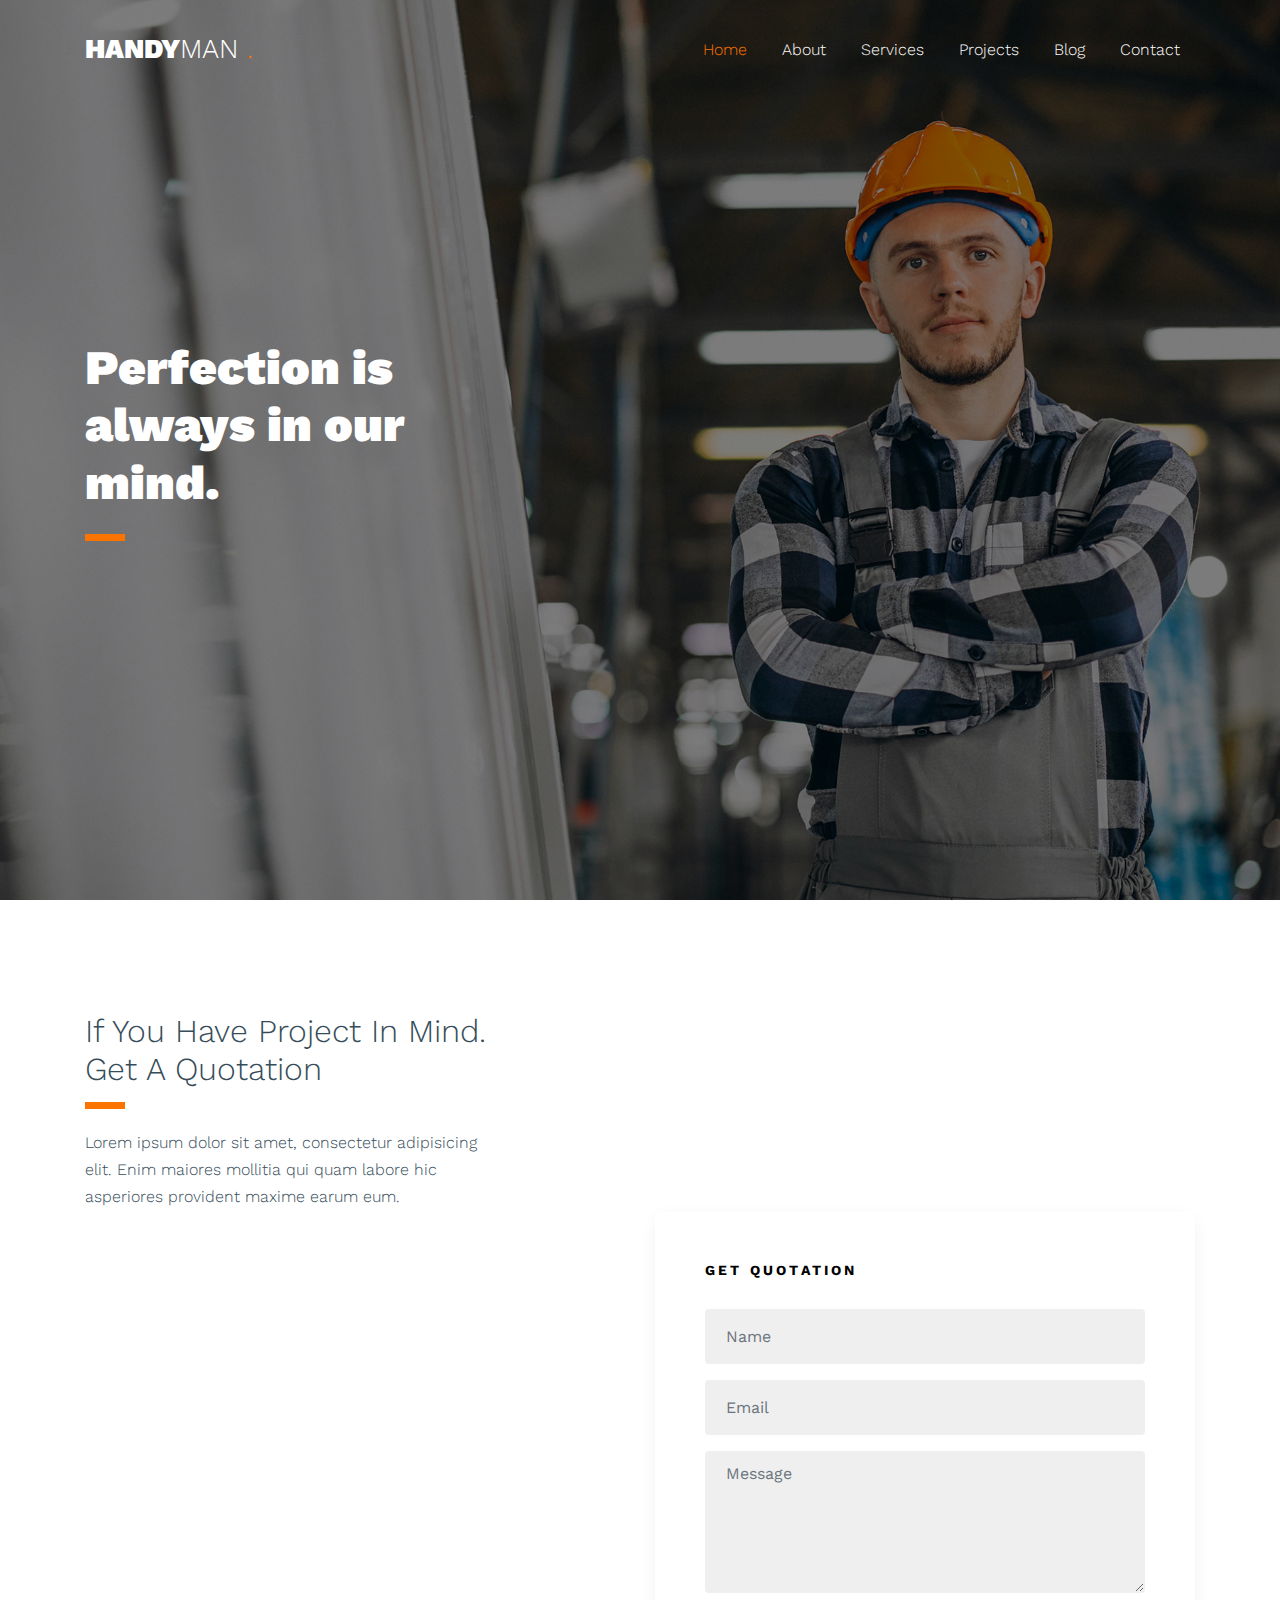
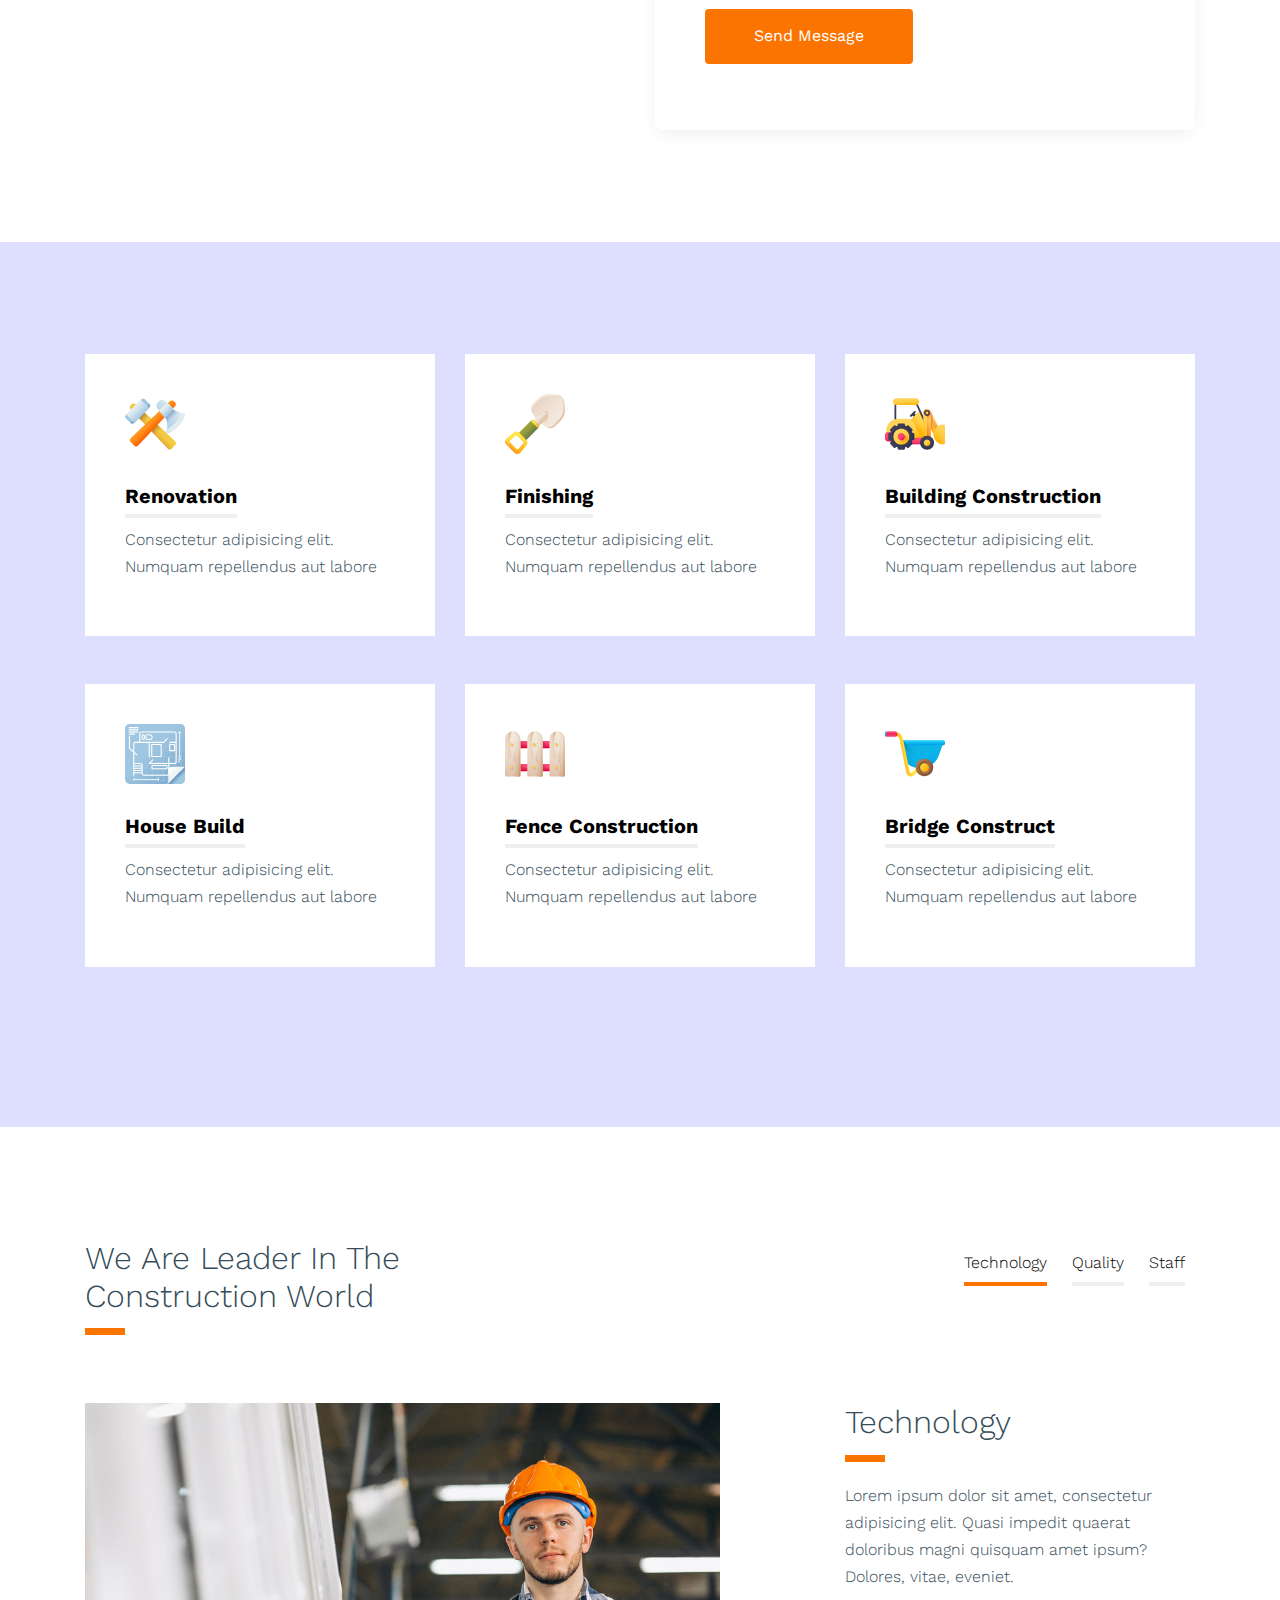
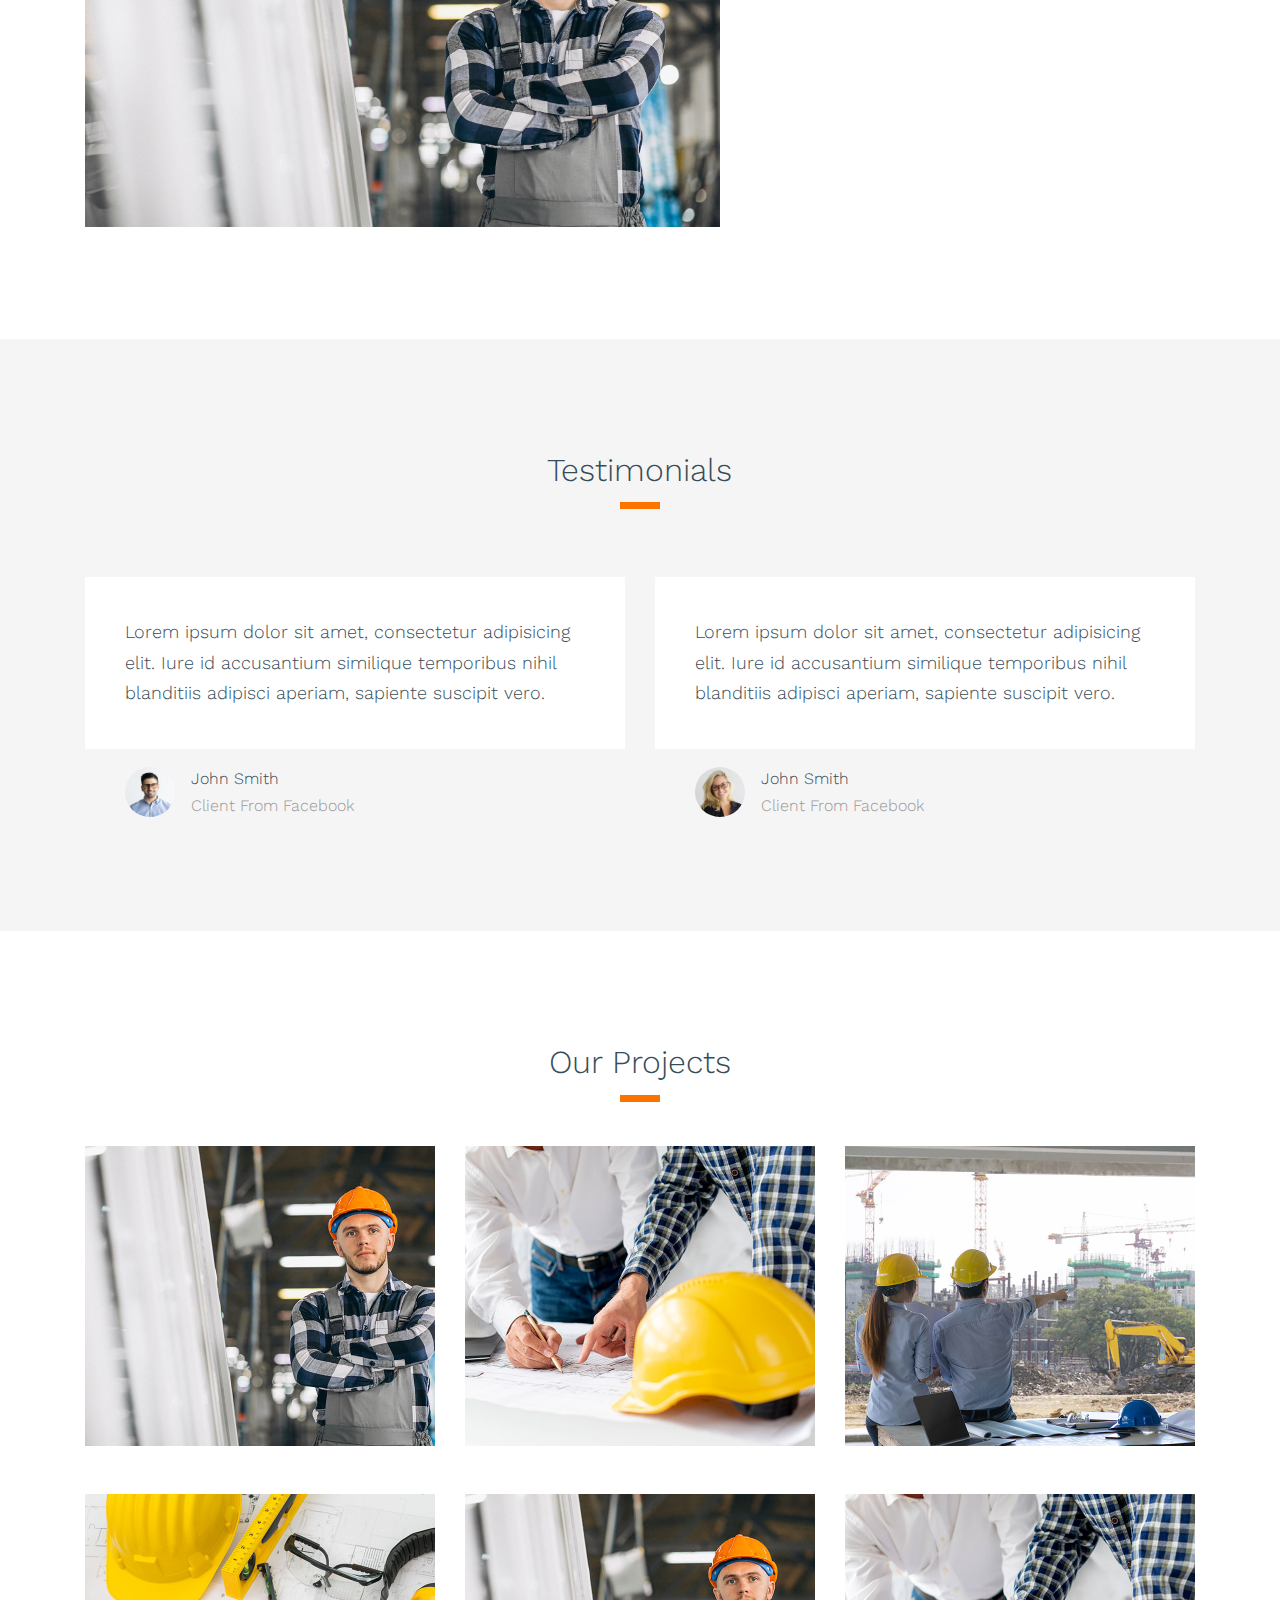
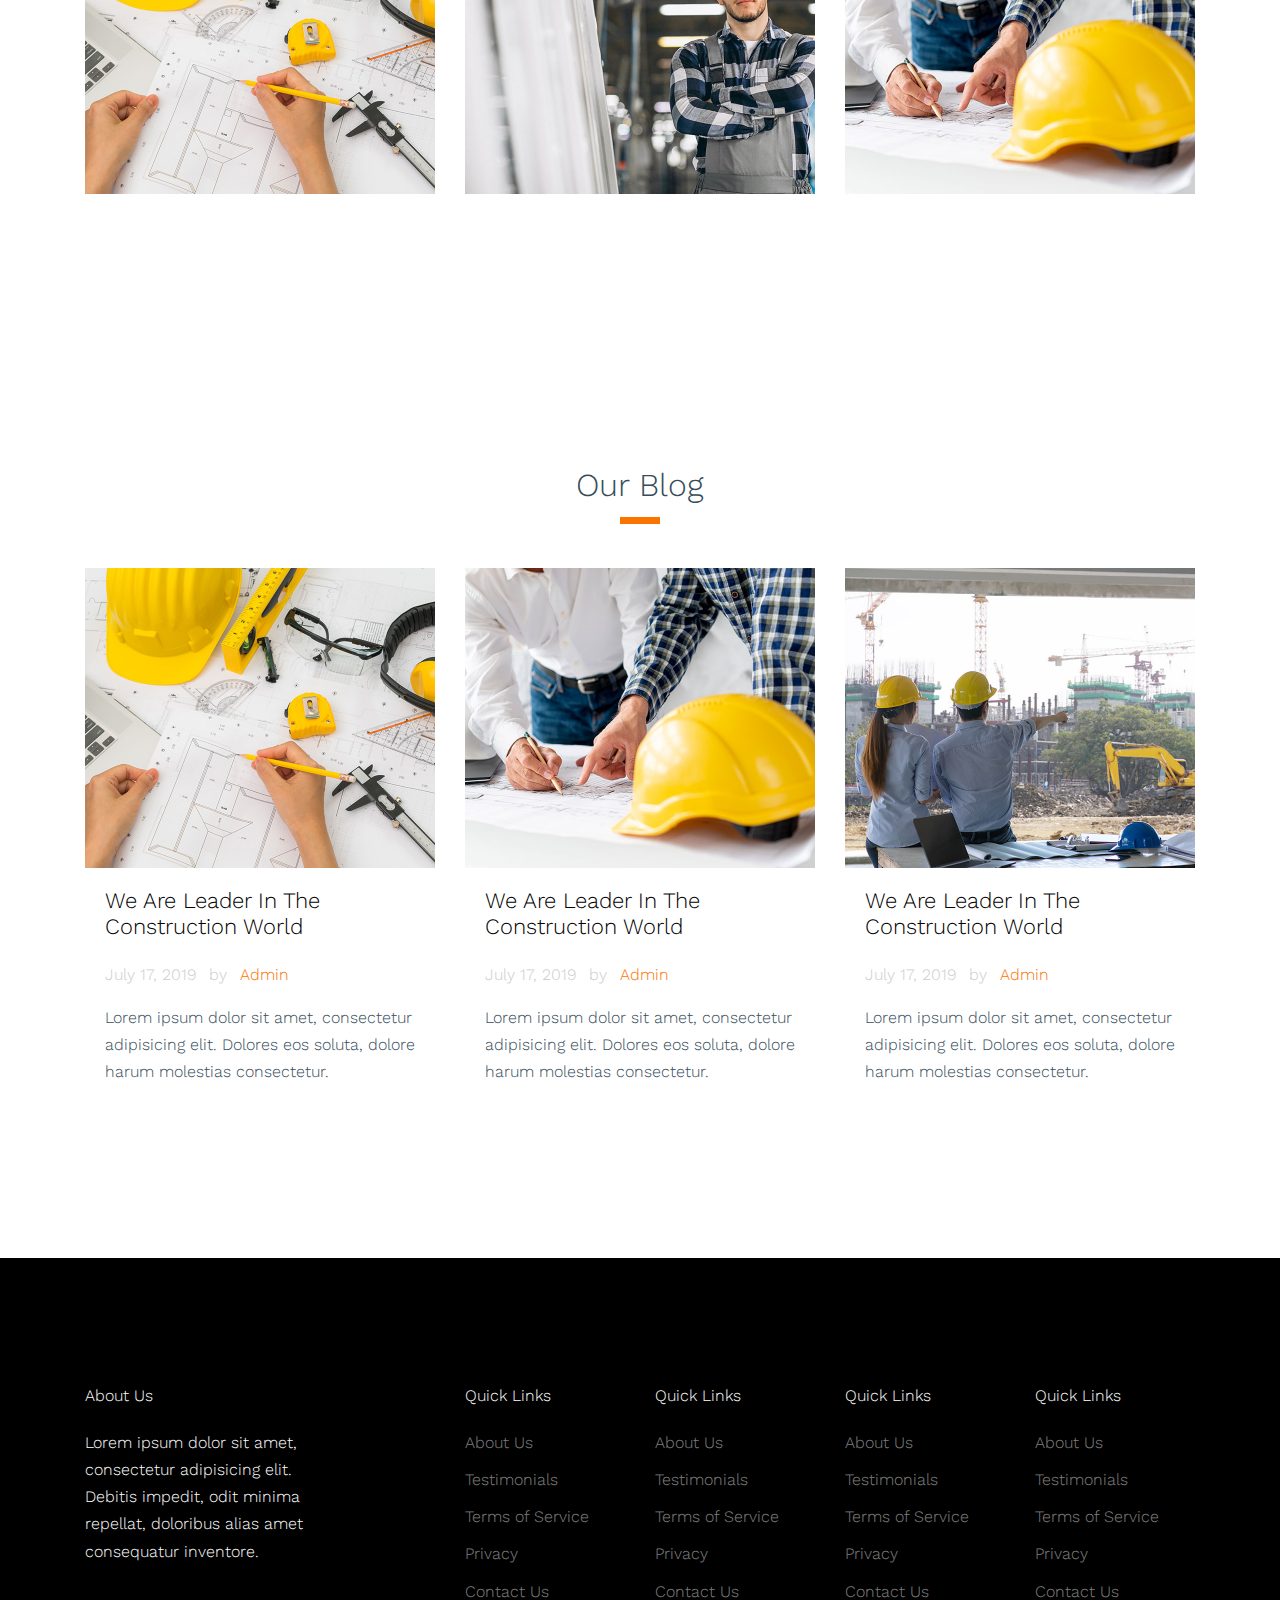
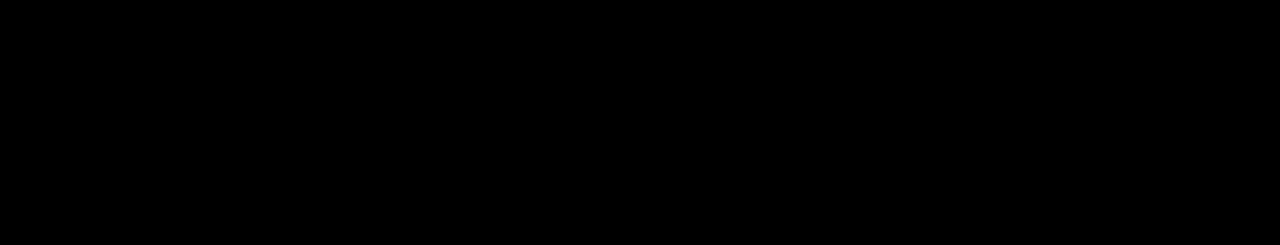
<file: plugins/homepage/index.html>
<!doctype html>
<html lang="en">

  <head>
    <title>Handyman &mdash; Free Website Template by Colorlib</title>
    <meta charset="utf-8">
    <meta name="viewport" content="width=device-width, initial-scale=1, shrink-to-fit=no">

    <link href="https://fonts.googleapis.com/css?family=Work+Sans:400,500,700&display=swap" rel="stylesheet">

    <link rel="stylesheet" href="fonts/icomoon/style.css">

    <link rel="stylesheet" href="css/bootstrap.min.css">
    <link rel="stylesheet" href="css/bootstrap-datepicker.css">
    <link rel="stylesheet" href="css/jquery.fancybox.min.css">
    <link rel="stylesheet" href="css/owl.carousel.min.css">
    <link rel="stylesheet" href="css/owl.theme.default.min.css">
    <link rel="stylesheet" href="fonts/flaticon/font/flaticon.css">
    <link rel="stylesheet" href="css/aos.css">

    <!-- MAIN CSS -->
    <link rel="stylesheet" href="css/style.css">

  </head>

  <body data-spy="scroll" data-target=".site-navbar-target" data-offset="300">

    
    <div class="site-wrap" id="home-section">

      <div class="site-mobile-menu site-navbar-target">
        <div class="site-mobile-menu-header">
          <div class="site-mobile-menu-close mt-3">
            <span class="icon-close2 js-menu-toggle"></span>
          </div>
        </div>
        <div class="site-mobile-menu-body"></div>
      </div>



      <header class="site-navbar site-navbar-target" role="banner">

        <div class="container">
          <div class="row align-items-center position-relative">

            <div class="col-3 ">
              <div class="site-logo">
                <a href="index.html"><strong>Handy</strong>man <span class="text-primary">.</span> </a>
              </div>
            </div>

            <div class="col-9  text-right">
              

              <span class="d-inline-block d-lg-none"><a href="#" class="text-white site-menu-toggle js-menu-toggle py-5 text-white"><span class="icon-menu h3 text-white"></span></a></span>

              

              <nav class="site-navigation text-right ml-auto d-none d-lg-block" role="navigation">
                <ul class="site-menu main-menu js-clone-nav ml-auto ">
                  <li class="active"><a href="index.html" class="nav-link">Home</a></li>
                  <li><a href="about.html" class="nav-link">About</a></li>
                  <li><a href="services.html" class="nav-link">Services</a></li>
                  <li><a href="projects.html" class="nav-link">Projects</a></li>
                  <li><a href="blog.html" class="nav-link">Blog</a></li>
                  <li><a href="contact.html" class="nav-link">Contact</a></li>

                </ul>
              </nav>
            </div>

            
          </div>
        </div>

      </header>


      <div class="ftco-blocks-cover-1">
      <div class="ftco-cover-1 overlay" style="background-image: url('images/hero_1.jpg')">
        <div class="container">
          <div class="row align-items-center">
            <div class="col-lg-5">
              <h1 class="line-bottom">Perfection is always in our mind.</h1>
            </div>
            <div class="col-lg-5 ml-auto">
              
            </div>
          </div>
        </div>
      </div>
    </div>

    
    <div class="site-section">
      <div class="container">
        <div class="row">
          <div class="col-md-5 pr-md-5 mr-auto">
            <h2 class="line-bottom">If You Have Project In Mind. Get A Quotation</h2>
            <p>Lorem ipsum dolor sit amet, consectetur adipisicing elit. Enim maiores mollitia qui quam labore hic asperiores provident maxime earum eum.</p>
          </div>
          <div class="col-md-6">
            <div class="quick-contact-form bg-white">
                <h2>Get Quotation</h2>
                <form action="#" method="">
                  <div class="form-group">
                    <input type="text" class="form-control" placeholder="Name">
                  </div>
                  <div class="form-group">
                    <input type="email" class="form-control" placeholder="Email">
                  </div>
                  <div class="form-group">
                    <textarea name="" class="form-control" id="" cols="30" rows="5" placeholder="Message"></textarea>
                  </div>
                  <div class="form-group">
                    <input type="submit" value="Send Message" class="btn btn-primary px-5">
                  </div>
                </form>
              </div>
          </div>
        </div>
      </div>
    </div>

    <div class="site-section" style="background-color: #dedffe;">
      <div class="container">
        <div class="row align-items-stretch">
          <div class="col-md-6 mb-5 mb-lg-5 col-lg-4">
            <div class="service-2 h-100">
              <div class="svg">
                <img src="images/flaticon/svg/001-renovation.svg" alt="Image" class="">
              </div>

              <h3><span>Renovation</span></h3>
              <p>Consectetur adipisicing elit. Numquam repellendus aut labore</p>

            </div>
          </div>
          <div class="col-md-6 mb-5 mb-lg-5 col-lg-4">
            <div class="service-2 h-100">
              <div class="svg">
                <img src="images/flaticon/svg/002-shovel.svg" alt="Image" class="">
              </div>

              <h3><span>Finishing</span></h3>
              <p>Consectetur adipisicing elit. Numquam repellendus aut labore</p>

            </div>
          </div>
          <div class="col-md-6 mb-5 mb-lg-5 col-lg-4">
            <div class="service-2 h-100">
              <div class="svg">
                <img src="images/flaticon/svg/003-bulldozer.svg" alt="Image" class="">
              </div>

              <h3><span>Building Construction</span></h3>
              <p>Consectetur adipisicing elit. Numquam repellendus aut labore</p>

            </div>
          </div>


          <div class="col-md-6 mb-5 mb-lg-5 col-lg-4">
            <div class="service-2 h-100">
              <div class="svg">
                <img src="images/flaticon/svg/004-house-plan.svg" alt="Image" class="">
              </div>

              <h3><span>House Build</span></h3>
              <p>Consectetur adipisicing elit. Numquam repellendus aut labore</p>

            </div>
          </div>
          <div class="col-md-6 mb-5 mb-lg-5 col-lg-4">
            <div class="service-2 h-100">
              <div class="svg">
                <img src="images/flaticon/svg/005-fence.svg" alt="Image" class="">
              </div>

              <h3><span>Fence Construction</span></h3>
              <p>Consectetur adipisicing elit. Numquam repellendus aut labore</p>

            </div>
          </div>
          <div class="col-md-6 mb-5 mb-lg-5 col-lg-4">
            <div class="service-2 h-100">
              <div class="svg">
                <img src="images/flaticon/svg/006-wheelbarrow.svg" alt="Image" class="">
              </div>

              <h3><span>Bridge Construct</span></h3>
              <p>Consectetur adipisicing elit. Numquam repellendus aut labore</p>

            </div>
          </div>

        </div>
      </div>
    </div>

    <div class="site-section">
      <div class="container">
        
        <div class="row mb-5">
          <div class="col-md-4 mr-auto">
            <h2 class="line-bottom">We Are Leader In The Construction World</h2>
          </div>
          <div class="col-md-8 text-right">
            <nav class="custom-tab nav" role="tablist"  class="nav nav-tabs" id="nav-tab" role="tablist">
              <a href="#nav-one" class="nav-item nav-link active" data-toggle="tab" role="tab"  aria-controls="nav-one" aria-selected="true">Technology</a>
              <a href="#nav-two" class="nav-item nav-link" data-toggle="tab" role="tab" aria-controls="nav-two" aria-selected="false">Quality</a>
              <a href="#nav-three" class="nav-item nav-link" data-toggle="tab" role="tab" aria-controls="nav-three" aria-selected="false">Staff</a>
            </nav>
          </div>
        </div>

        <div class="row">
          <div class="col-12">
            <div class="tab-content" id="nav-tabContent">
              <div class="tab-pane fade show active" id="nav-one" role="tabpanel" aria-labelledby="nav-one-tab">
                <div class="row">
                  <div class="col-md-7">
                    <img src="images/hero_1.jpg" alt="Image" class="img-fluid">
                  </div>
                  <div class="col-md-4 ml-auto">
                    <h2 class="line-bottom">Technology</h2>
                    <p>Lorem ipsum dolor sit amet, consectetur adipisicing elit. Quasi impedit quaerat doloribus magni quisquam amet ipsum? Dolores, vitae, eveniet.</p>
                  </div>
                </div>
              </div>
              <div class="tab-pane fade" id="nav-two" role="tabpanel" aria-labelledby="nav-two-tab">
                <div class="row">
                  <div class="col-md-7">
                    <img src="images/hero_2.jpg" alt="Image" class="img-fluid">
                  </div>
                  <div class="col-md-4 ml-auto">
                    <h2 class="line-bottom">Quality</h2>
                    <p>Lorem ipsum dolor sit amet, consectetur adipisicing elit. Praesentium assumenda illum voluptatibus voluptas ratione error explicabo inventore obcaecati incidunt.</p>
                  </div>
                </div>
              </div>
              <div class="tab-pane fade" id="nav-three" role="tabpanel" aria-labelledby="nav-three-tab">
                <div class="row">
                  <div class="col-md-7">
                    <img src="images/hero_3.jpg" alt="Image" class="img-fluid">
                  </div>
                  <div class="col-md-4 ml-auto">
                    <h2 class="line-bottom">Staff</h2>
                    <p>Lorem ipsum dolor sit amet, consectetur adipisicing elit. Eos quibusdam voluptatum, nesciunt nulla laudantium corporis necessitatibus explicabo nobis sapiente!</p>
                  </div>
                </div>
              </div>
            </div>
          </div>
        </div>
      </div>
    </div>

    <div class="site-section bg-light">
      <div class="container">
        <div class="row mb-5">
          <div class="col-md-4 mx-auto">
            <h2 class="line-bottom text-center">Testimonials</h2>
          </div>
        </div>
        <div class="row">
          <div class="col-lg-6">
            <div class="testimonial-3">
              <blockquote>Lorem ipsum dolor sit amet, consectetur adipisicing elit. Iure id accusantium similique temporibus nihil blanditiis adipisci aperiam, sapiente suscipit vero.</blockquote>
              <div class="vcard d-flex align-items-center">
                <div class="img-wrap mr-3">
                  <img src="images/person_1.jpg" alt="Image" class="img-fluid">
                </div>
                <div>
                  <span class="d-block">John Smith</span>
                  <span class="position">Client From Facebook</span>
                </div>
              </div>
            </div>
          </div>
          <div class="col-lg-6">
            <div class="testimonial-3">
              <blockquote>Lorem ipsum dolor sit amet, consectetur adipisicing elit. Iure id accusantium similique temporibus nihil blanditiis adipisci aperiam, sapiente suscipit vero.</blockquote>
              <div class="vcard d-flex align-items-center">
                <div class="img-wrap mr-3">
                  <img src="images/person_2.jpg" alt="Image" class="img-fluid">
                </div>
                <div>
                  <span class="d-block">John Smith</span>
                  <span class="position">Client From Facebook</span>
                </div>
              </div>
            </div>
          </div>
        </div>
      </div>
    </div>

    <div class="site-section">
      <div class="container">
        <div class="row mb-4">

          <div class="col-md-4 mx-auto">
            <h2 class="line-bottom text-center">Our Projects</h2>
          </div>

        </div>

        <div class="row">
          <div class="col-md-6 mb-5 mb-lg-5 col-lg-4">
            <div class="project-item">

              <img src="images/img_1.jpg" alt="Image" class="img-fluid">
              
              <div class="project-item-overlay">
                <a class="category" href="#">Renovate</a>
                <span class="plus">
                  <span class="icon-plus"></span>
                </span>

                <a href="#" class="project-title"><span>Renovate the house</span></a>
              </div>

            </div>
          </div>

          <div class="col-md-6 mb-5 mb-lg-5 col-lg-4">
            <div class="project-item">

              <img src="images/img_2.jpg" alt="Image" class="img-fluid">
              
              <div class="project-item-overlay">
                <a class="category" href="#">Renovate</a>
                <span class="plus">
                  <span class="icon-plus"></span>
                </span>

                <a href="#" class="project-title"><span>Renovate the house 2</span></a>
              </div>

            </div>
          </div>

          <div class="col-md-6 mb-5 mb-lg-5 col-lg-4">
            <div class="project-item">

              <img src="images/img_3.jpg" alt="Image" class="img-fluid">
              
              <div class="project-item-overlay">
                <a class="category" href="#">Renovate</a>
                <span class="plus">
                  <span class="icon-plus"></span>
                </span>

                <a href="#" class="project-title"><span>Renovate the house 2</span></a>
              </div>

            </div>
          </div>

          <div class="col-md-6 mb-5 mb-lg-5 col-lg-4">
            <div class="project-item">

              <img src="images/img_4.jpg" alt="Image" class="img-fluid">
              
              <div class="project-item-overlay">
                <a class="category" href="#">Renovate</a>
                <span class="plus">
                  <span class="icon-plus"></span>
                </span>

                <a href="#" class="project-title"><span>Renovate the house</span></a>
              </div>

            </div>
          </div>

          <div class="col-md-6 mb-5 mb-lg-5 col-lg-4">
            <div class="project-item">

              <img src="images/img_1.jpg" alt="Image" class="img-fluid">
              
              <div class="project-item-overlay">
                <a class="category" href="#">Renovate</a>
                <span class="plus">
                  <span class="icon-plus"></span>
                </span>

                <a href="#" class="project-title"><span>Renovate the house 2</span></a>
              </div>

            </div>
          </div>

          <div class="col-md-6 mb-5 mb-lg-5 col-lg-4">
            <div class="project-item">

              <img src="images/img_2.jpg" alt="Image" class="img-fluid">
              
              <div class="project-item-overlay">
                <a class="category" href="#">Renovate</a>
                <span class="plus">
                  <span class="icon-plus"></span>
                </span>

                <a href="#" class="project-title"><span>Renovate the house 2</span></a>
              </div>

            </div>
          </div>



        </div>
      </div>
    </div>

    <div class="site-section">
      <div class="container">
        <div class="row mb-4">

          <div class="col-md-4 mx-auto">
            <h2 class="line-bottom text-center">Our Blog</h2>
          </div>

        </div>

        <div class="row">
          <div class="col-lg-4 col-md-6 mb-4">
            <div class="post-entry-1 h-100">
              <a href="single.html">
                <img src="images/img_4.jpg" alt="Image"
                 class="img-fluid">
              </a>
              <div class="post-entry-1-contents">
                
                <h2><a href="single.html">We Are Leader In The Construction World</a></h2>
                <span class="meta d-inline-block mb-3">July 17, 2019 <span class="mx-2">by</span> <a href="#">Admin</a></span>
                <p>Lorem ipsum dolor sit amet, consectetur adipisicing elit. Dolores eos soluta, dolore harum molestias consectetur.</p>
              </div>
            </div>
          </div>
          <div class="col-lg-4 col-md-6 mb-4">
            <div class="post-entry-1 h-100">
              <a href="single.html">
                <img src="images/img_2.jpg" alt="Image"
                 class="img-fluid">
              </a>
              <div class="post-entry-1-contents">
                
                <h2><a href="single.html">We Are Leader In The Construction World</a></h2>
                <span class="meta d-inline-block mb-3">July 17, 2019 <span class="mx-2">by</span> <a href="#">Admin</a></span>
                <p>Lorem ipsum dolor sit amet, consectetur adipisicing elit. Dolores eos soluta, dolore harum molestias consectetur.</p>
              </div>
            </div>
          </div>

          <div class="col-lg-4 col-md-6 mb-4">
            <div class="post-entry-1 h-100">
              <a href="single.html">
                <img src="images/img_3.jpg" alt="Image"
                 class="img-fluid">
              </a>
              <div class="post-entry-1-contents">
                
                <h2><a href="single.html">We Are Leader In The Construction World</a></h2>
                <span class="meta d-inline-block mb-3">July 17, 2019 <span class="mx-2">by</span> <a href="#">Admin</a></span>
                <p>Lorem ipsum dolor sit amet, consectetur adipisicing elit. Dolores eos soluta, dolore harum molestias consectetur.</p>
              </div>
            </div>
          </div>
        </div>
      </div>
    </div>
    

    <footer class="site-footer">
      <div class="container">
        <div class="row">
          <div class="col-lg-3">
            <h2 class="footer-heading mb-4">About Us</h2>
                <p>Lorem ipsum dolor sit amet, consectetur adipisicing elit. Debitis impedit, odit minima repellat, doloribus alias amet consequatur inventore.</p>
          </div>
          <div class="col-lg-8 ml-auto">
            <div class="row">
              <div class="col-lg-3">
                <h2 class="footer-heading mb-4">Quick Links</h2>
                <ul class="list-unstyled">
                  <li><a href="#">About Us</a></li>
                  <li><a href="#">Testimonials</a></li>
                  <li><a href="#">Terms of Service</a></li>
                  <li><a href="#">Privacy</a></li>
                  <li><a href="#">Contact Us</a></li>
                </ul>
              </div>
              <div class="col-lg-3">
                <h2 class="footer-heading mb-4">Quick Links</h2>
                <ul class="list-unstyled">
                  <li><a href="#">About Us</a></li>
                  <li><a href="#">Testimonials</a></li>
                  <li><a href="#">Terms of Service</a></li>
                  <li><a href="#">Privacy</a></li>
                  <li><a href="#">Contact Us</a></li>
                </ul>
              </div>
              <div class="col-lg-3">
                <h2 class="footer-heading mb-4">Quick Links</h2>
                <ul class="list-unstyled">
                  <li><a href="#">About Us</a></li>
                  <li><a href="#">Testimonials</a></li>
                  <li><a href="#">Terms of Service</a></li>
                  <li><a href="#">Privacy</a></li>
                  <li><a href="#">Contact Us</a></li>
                </ul>
              </div>
              <div class="col-lg-3">
                <h2 class="footer-heading mb-4">Quick Links</h2>
                <ul class="list-unstyled">
                  <li><a href="#">About Us</a></li>
                  <li><a href="#">Testimonials</a></li>
                  <li><a href="#">Terms of Service</a></li>
                  <li><a href="#">Privacy</a></li>
                  <li><a href="#">Contact Us</a></li>
                </ul>
              </div>
            </div>
          </div>
        </div>
        <div class="row pt-5 mt-5 text-center">
          <div class="col-md-12">
          
          </div>

        </div>
      </div>
    </footer>

    </div>

    <script src="js/jquery-3.3.1.min.js"></script>
    <script src="js/popper.min.js"></script>
    <script src="js/bootstrap.min.js"></script>
    <script src="js/owl.carousel.min.js"></script>
    <script src="js/jquery.sticky.js"></script>
    <script src="js/jquery.waypoints.min.js"></script>
    <script src="js/jquery.animateNumber.min.js"></script>
    <script src="js/jquery.fancybox.min.js"></script>
    <script src="js/jquery.easing.1.3.js"></script>
    <script src="js/bootstrap-datepicker.min.js"></script>
    <script src="js/aos.js"></script>

    <script src="js/main.js"></script>

  </body>

</html>
</file>
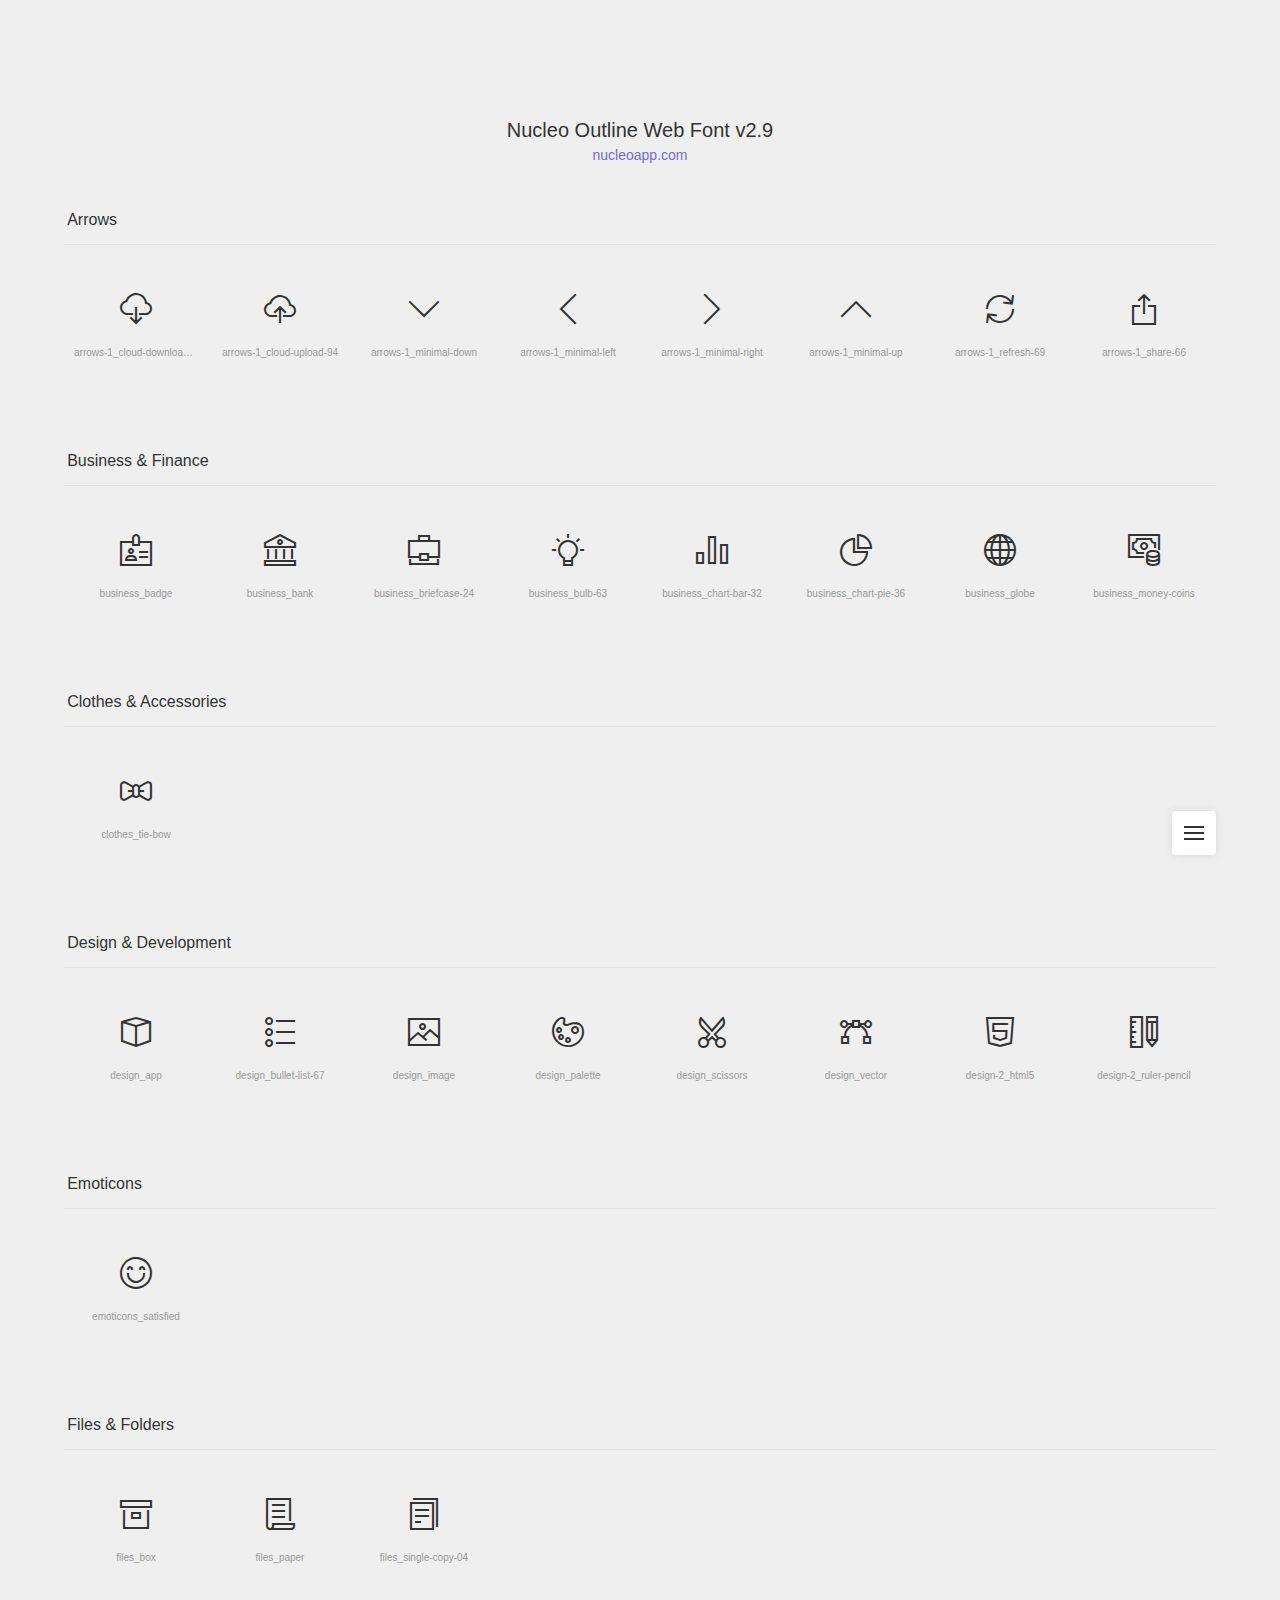
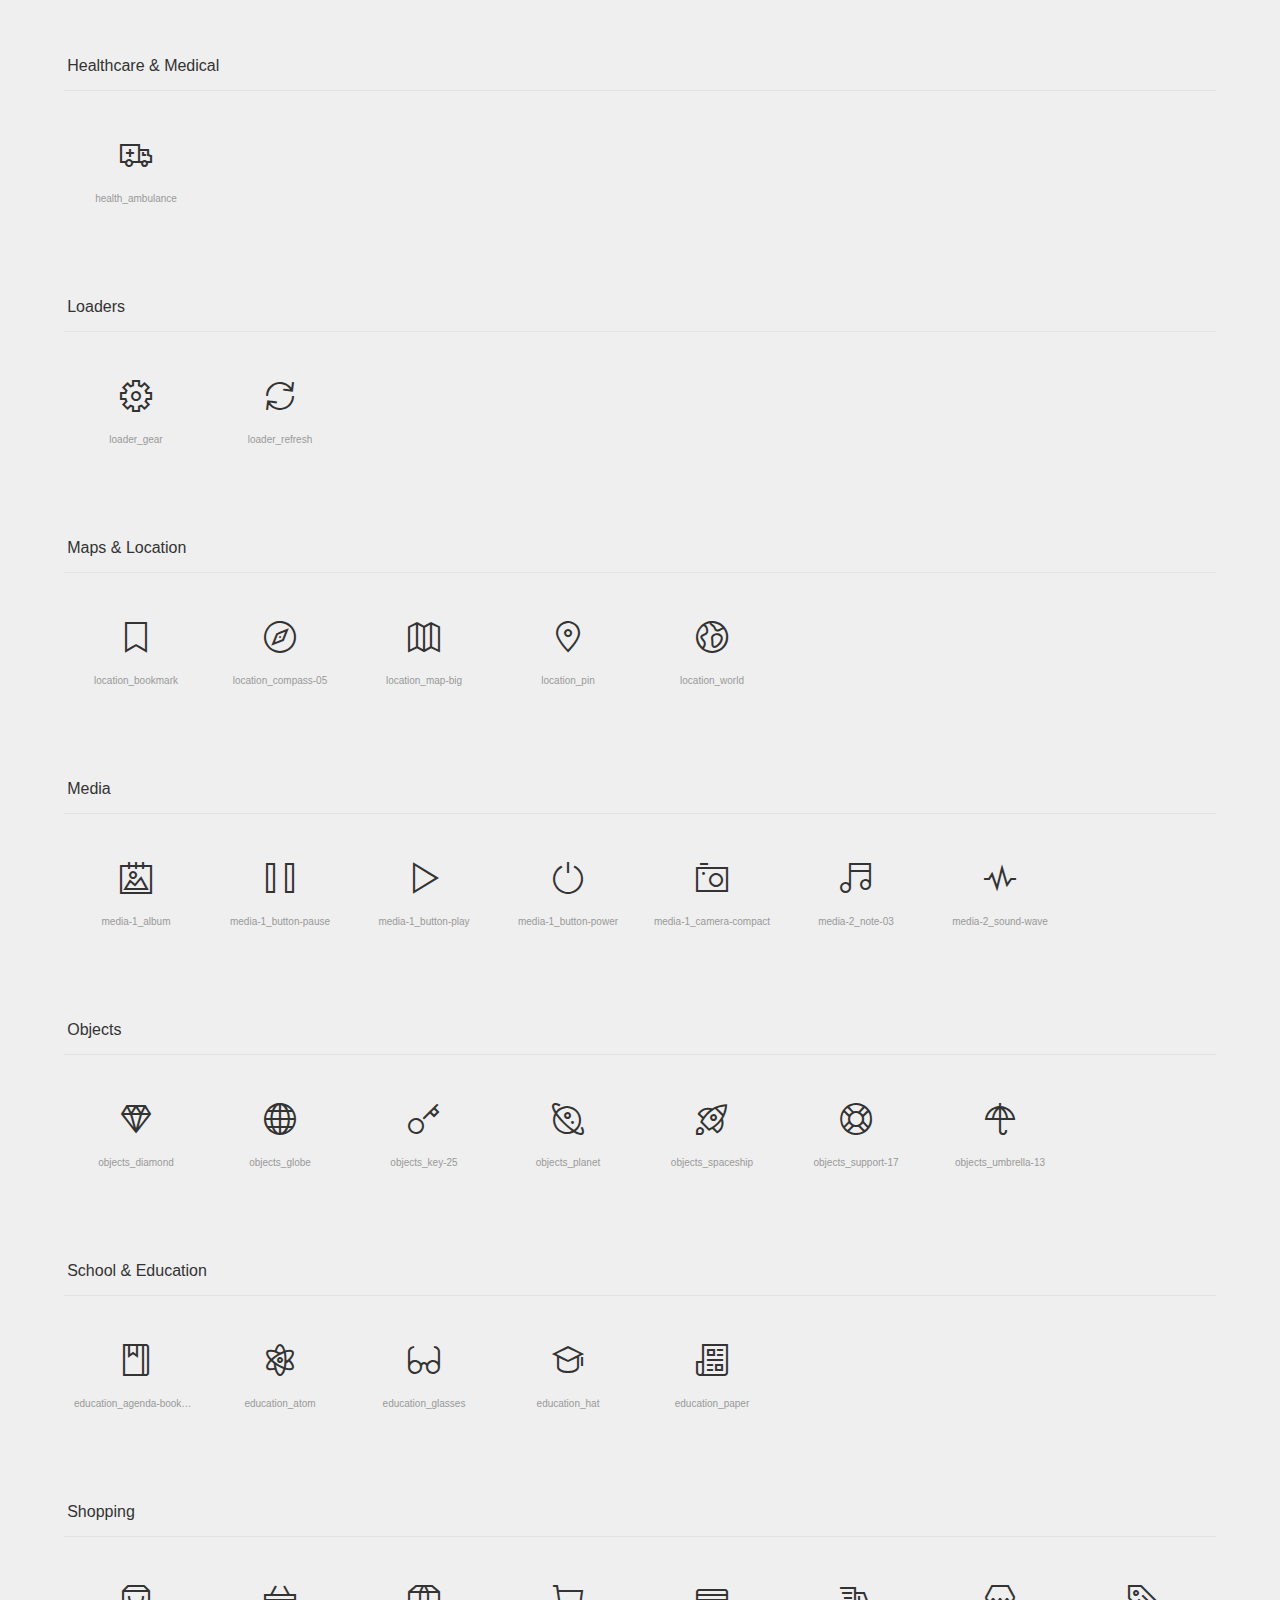
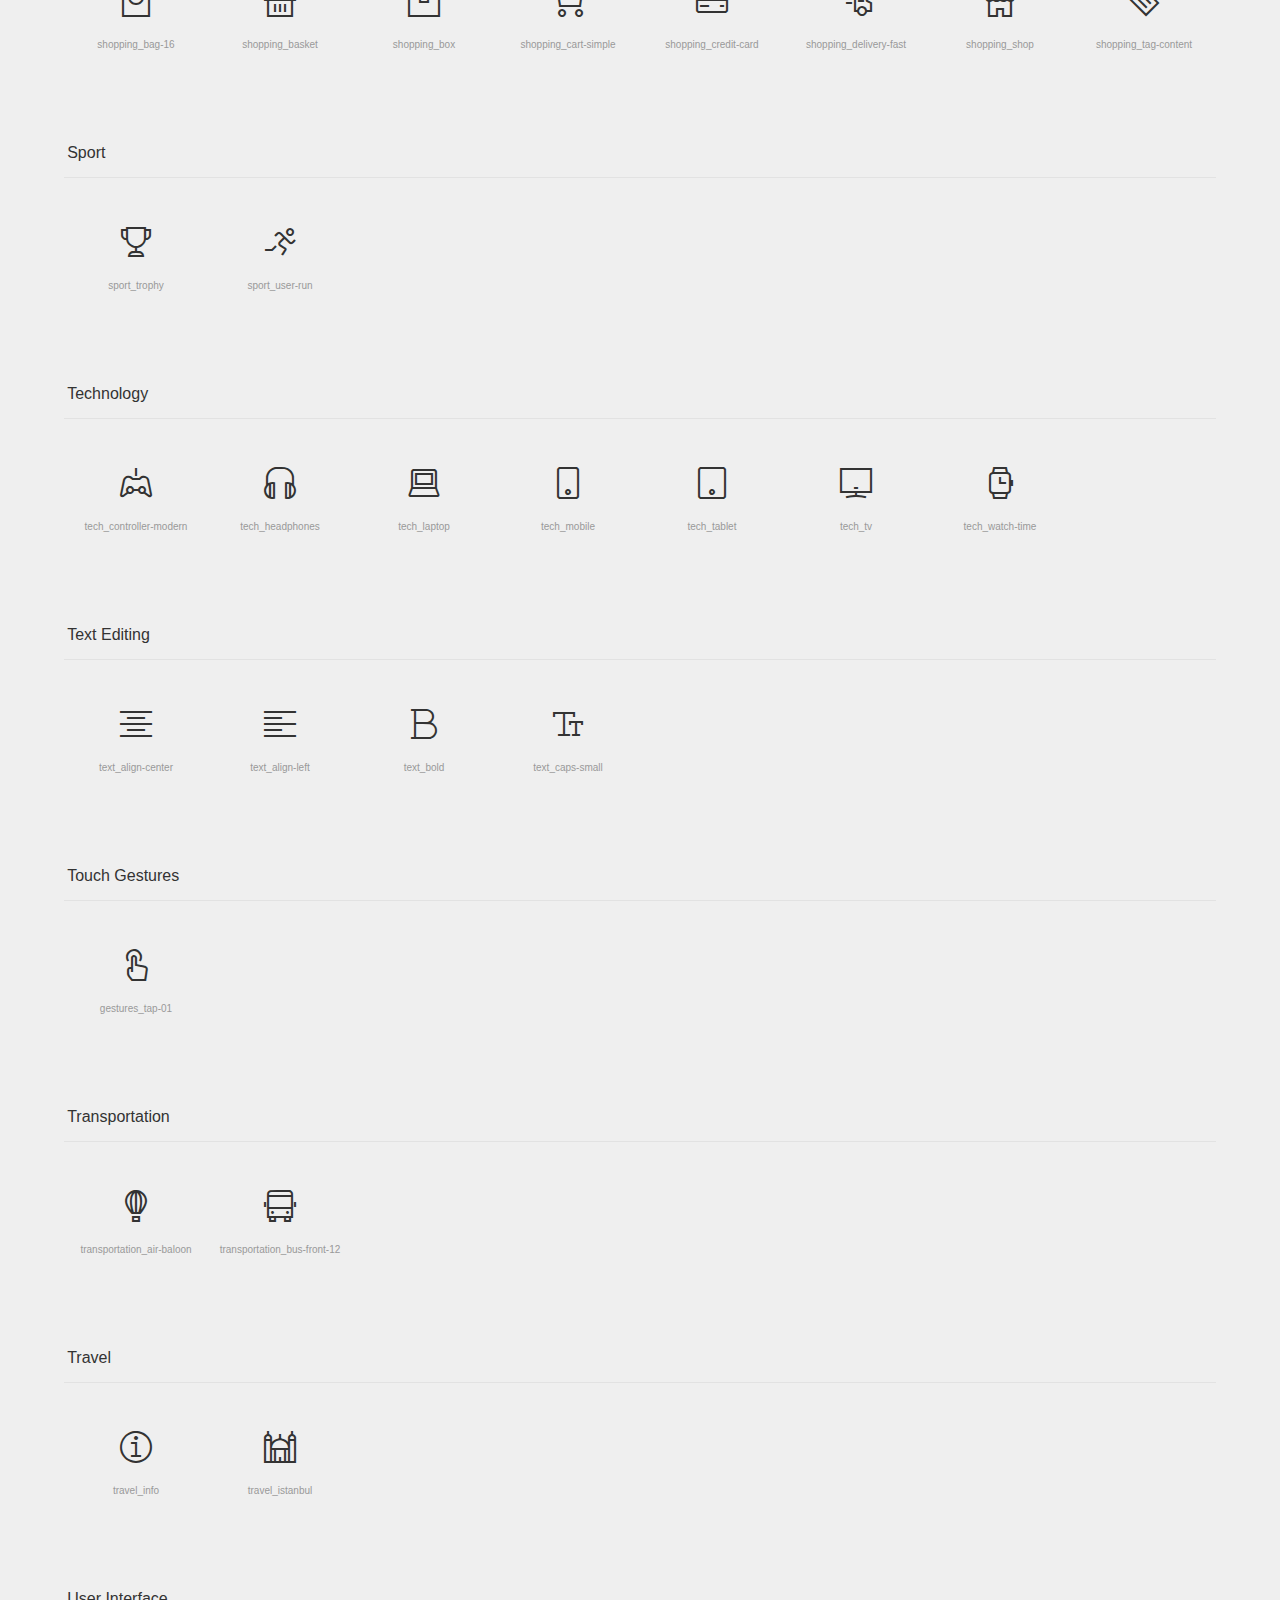
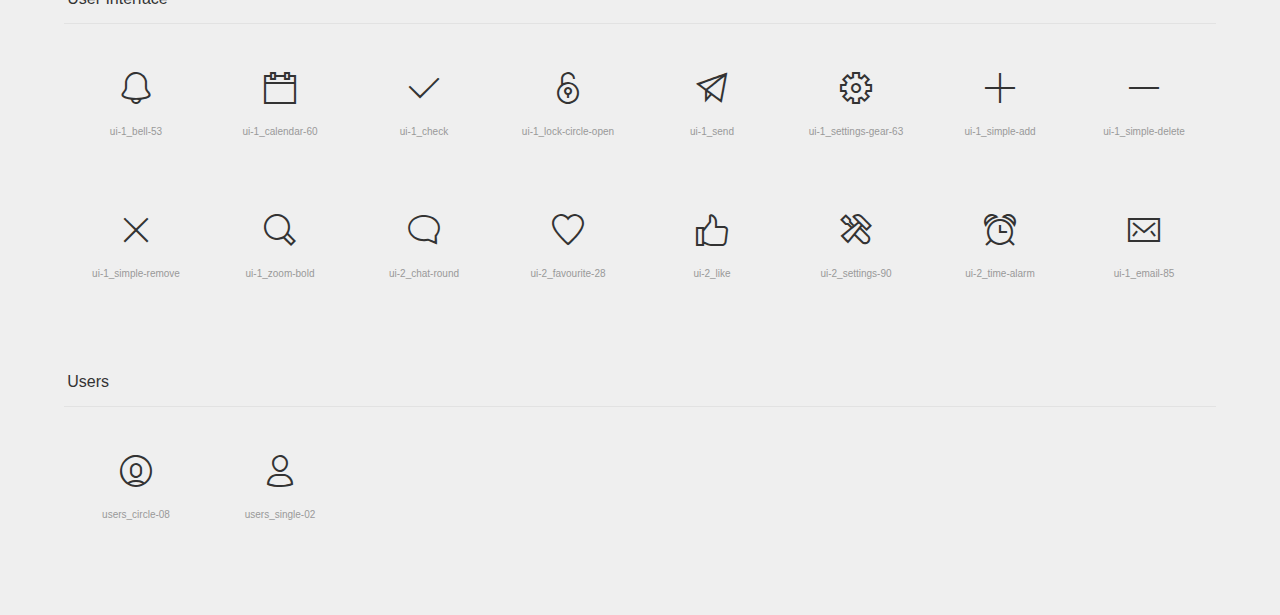
<file: plugins/nucleo-icons.html>
<!doctype html>
<html lang="en">

<head>
  <meta charset="UTF-8">
  <meta name="viewport" content="width=device-width, initial-scale=1">
  <link rel="stylesheet" href="./assets/css/now-ui-dashboard.css">
  <link rel="shortcut icon" href="./assets/img/favicon.png">
  <title>Nucleo Outline Web Font</title>
  <script src="https://code.jquery.com/jquery-3.3.1.min.js" integrity="sha256-FgpCb/KJQlLNfOu91ta32o/NMZxltwRo8QtmkMRdAu8=" crossorigin="anonymous"></script>
  <style media="screen">
    /* http://meyerweb.com/eric/tools/css/reset/
	 v2.0 | 20110126
	 License: none (public domain)
  */

    html,
    body,
    div,
    span,
    applet,
    object,
    iframe,
    h1,
    h2,
    h3,
    h4,
    h5,
    h6,
    p,
    blockquote,
    pre,
    a,
    abbr,
    acronym,
    address,
    big,
    cite,
    code,
    del,
    dfn,
    em,
    img,
    ins,
    kbd,
    q,
    s,
    samp,
    small,
    strike,
    strong,
    sub,
    sup,
    tt,
    var,
    b,
    u,
    i,
    center,
    dl,
    dt,
    dd,
    ol,
    ul,
    li,
    fieldset,
    form,
    label,
    legend,
    table,
    caption,
    tbody,
    tfoot,
    thead,
    tr,
    th,
    td,
    article,
    aside,
    canvas,
    details,
    embed,
    figure,
    figcaption,
    footer,
    header,
    hgroup,
    menu,
    nav,
    output,
    ruby,
    section,
    summary,
    time,
    mark,
    audio,
    video {
      margin: 0;
      padding: 0;
      border: 0;
      font-size: 100%;
      font: inherit;
      vertical-align: baseline;
    }

    /* HTML5 display-role reset for older browsers */

    article,
    aside,
    details,
    figcaption,
    figure,
    footer,
    header,
    hgroup,
    menu,
    nav,
    section,
    main {
      display: block;
    }

    body {
      line-height: 1;
    }

    ol,
    ul {
      list-style: none;
    }

    blockquote,
    q {
      quotes: none;
    }

    blockquote:before,
    blockquote:after,
    q:before,
    q:after {
      content: '';
      content: none;
    }

    table {
      border-collapse: collapse;
      border-spacing: 0;
    }



    /* --------------------------------

  Nucleo Outline Web Font - nucleoapp.com/
  License - nucleoapp.com/license/
  Created using IcoMoon - icomoon.io

  -------------------------------- */

    /* --------------------------------

  Primary style

  -------------------------------- */

    *,
    *::after,
    *::before {
      box-sizing: border-box;
    }

    html {
      font-size: 62.5%;
    }

    body {
      font-size: 1.6rem;
      font-family: sans-serif;
      color: #333333;
      background: #efefef;
    }

    a {
      color: #766acf;
      text-decoration: none;
    }

    /* --------------------------------

  Main components

  -------------------------------- */

    header {
      text-align: center;
      padding: 120px 0 0;
    }

    header h1 {
      font-size: 2rem;
    }

    header p {
      font-size: 1.4rem;
      margin-top: .6em;
    }

    header a:hover {
      text-decoration: underline;
    }

    section {
      width: 90%;
      max-width: 1200px;
      margin: 50px auto;
    }

    section h2 {
      border-bottom: 1px solid #e2e2e2;
      padding: 0 0 1em .2em;
      margin-bottom: 1em;
    }

    ul::after {
      clear: both;
      content: "";
      display: table;
    }

    ul li {
      width: 25%;
      float: left;
      padding: 16px 0;
      text-align: center;
      border-radius: .25em;
      -webkit-transition: background 0.2s;
      -moz-transition: background 0.2s;
      transition: background 0.2s;
      -webkit-user-select: none;
      -moz-user-select: none;
      -ms-user-select: none;
      user-select: none;
      overflow: hidden;
    }

    ul li:hover {
      background: #dbdbdb;
    }

    ul p,
    ul em,
    ul input {
      display: inline-block;
      font-size: 1rem;
      color: #999999;
      -webkit-user-select: auto;
      -moz-user-select: auto;
      -ms-user-select: auto;
      user-select: auto;
      white-space: nowrap;
      width: 100%;
      overflow: hidden;
      text-overflow: ellipsis;
      cursor: pointer;
    }

    ul p {
      padding: 10px;
      margin-top: 10px;
    }

    ul p::selection,
    ul em::selection {
      background: #766acf;
      color: #efefef;
    }

    ul em {
      margin-bottom: 8px;
    }

    ul em::before {
      content: '[';
    }

    ul em::after {
      content: ']';
    }

    ul input {
      text-align: center;
      background: transparent;
      border: none;
      box-shadow: none;
      outline: none;
    }

    @media only screen and (min-width: 768px) {
      ul li {
        width: 20%;
        float: left;
      }
    }

    @media only screen and (min-width: 1024px) {
      ul li {
        width: 12.5%;
        float: left;
        padding: 32px 0;
      }
    }

    /* --------------------------------

  Smart fixed navigation

  -------------------------------- */

    #cd-nav ul {
      /* mobile first */
      position: fixed;
      width: 90%;
      max-width: 400px;
      max-height: 90%;
      right: 5%;
      bottom: 5%;
      border-radius: 0.25em;
      box-shadow: 0 0 10px rgba(0, 0, 0, 0.1);
      background: white;
      visibility: hidden;
      /* remove overflow:hidden if you want to create a drop-down menu - but then remember to fix/eliminate the list items animation */
      overflow: hidden;
      overflow-y: auto;
      z-index: 1;
      /* Force Hardware Acceleration in WebKit */
      -webkit-backface-visibility: hidden;
      backface-visibility: hidden;
      -webkit-transform: scale(0);
      -moz-transform: scale(0);
      -ms-transform: scale(0);
      -o-transform: scale(0);
      transform: scale(0);
      -webkit-transform-origin: 100% 100%;
      -moz-transform-origin: 100% 100%;
      -ms-transform-origin: 100% 100%;
      -o-transform-origin: 100% 100%;
      transform-origin: 100% 100%;
      -webkit-transition: -webkit-transform 0.3s, visibility 0s 0.3s;
      -moz-transition: -moz-transform 0.3s, visibility 0s 0.3s;
      transition: transform 0.3s, visibility 0s 0.3s;
    }

    #cd-nav ul li {
      /* Force Hardware Acceleration in WebKit */
      -webkit-backface-visibility: hidden;
      backface-visibility: hidden;
      display: block;
      width: 100%;
      padding: 0;
      text-align: left;
    }

    #cd-nav ul li:hover {
      background-color: #FFF;
    }

    #cd-nav ul.is-visible {
      visibility: visible;
      -webkit-transform: scale(1);
      -moz-transform: scale(1);
      -ms-transform: scale(1);
      -o-transform: scale(1);
      transform: scale(1);
      -webkit-transition: -webkit-transform 0.3s, visibility 0s 0s;
      -moz-transition: -moz-transform 0.3s, visibility 0s 0s;
      transition: transform 0.3s, visibility 0s 0s;
    }

    #cd-nav li a {
      display: block;
      padding: 1em;
      font-size: 1.2rem;
      border-bottom: 1px solid #eff2f6;
    }

    #cd-nav li a:hover {
      color: #333333;
    }

    #cd-nav li:last-child a {
      border-bottom: none;
    }

    .cd-nav-trigger {
      position: fixed;
      bottom: 5%;
      right: 5%;
      width: 44px;
      height: 44px;
      background: white;
      border-radius: 0.25em;
      box-shadow: 0 0 10px rgba(0, 0, 0, 0.1);
      /* image replacement */
      overflow: hidden;
      text-indent: 100%;
      white-space: nowrap;
      z-index: 2;
    }

    .cd-nav-trigger span {
      /* the span element is used to create the menu icon */
      position: absolute;
      display: block;
      width: 20px;
      height: 2px;
      background: #333333;
      top: 50%;
      margin-top: -1px;
      left: 50%;
      margin-left: -10px;
      -webkit-transition: background 0.3s;
      -moz-transition: background 0.3s;
      transition: background 0.3s;
    }

    .cd-nav-trigger span::before,
    .cd-nav-trigger span::after {
      content: '';
      position: absolute;
      left: 0;
      background: inherit;
      width: 100%;
      height: 100%;
      /* Force Hardware Acceleration in WebKit */
      -webkit-transform: translateZ(0);
      -moz-transform: translateZ(0);
      -ms-transform: translateZ(0);
      -o-transform: translateZ(0);
      transform: translateZ(0);
      -webkit-backface-visibility: hidden;
      backface-visibility: hidden;
      -webkit-transition: -webkit-transform 0.3s, background 0s;
      -moz-transition: -moz-transform 0.3s, background 0s;
      transition: transform 0.3s, background 0s;
    }

    .cd-nav-trigger span::before {
      top: -6px;
      -webkit-transform: rotate(0);
      -moz-transform: rotate(0);
      -ms-transform: rotate(0);
      -o-transform: rotate(0);
      transform: rotate(0);
    }

    .cd-nav-trigger span::after {
      bottom: -6px;
      -webkit-transform: rotate(0);
      -moz-transform: rotate(0);
      -ms-transform: rotate(0);
      -o-transform: rotate(0);
      transform: rotate(0);
    }

    .cd-nav-trigger.menu-is-open {
      box-shadow: none;
    }

    .cd-nav-trigger.menu-is-open span {
      background: rgba(232, 74, 100, 0);
    }

    .cd-nav-trigger.menu-is-open span::before,
    .cd-nav-trigger.menu-is-open span::after {
      background: #333333;
    }

    .cd-nav-trigger.menu-is-open span::before {
      top: 0;
      -webkit-transform: rotate(135deg);
      -moz-transform: rotate(135deg);
      -ms-transform: rotate(135deg);
      -o-transform: rotate(135deg);
      transform: rotate(135deg);
    }

    .cd-nav-trigger.menu-is-open span::after {
      bottom: 0;
      -webkit-transform: rotate(225deg);
      -moz-transform: rotate(225deg);
      -ms-transform: rotate(225deg);
      -o-transform: rotate(225deg);
      transform: rotate(225deg);
    }

    .now-ui-icons {
      display: inline-block;
      font: normal normal normal 32px/1 'Nucleo Outline';
      speak: none;
      text-transform: none;
      -webkit-font-smoothing: antialiased;
      -moz-osx-font-smoothing: grayscale;
    }
  </style>
</head>

<body>
  <header>
    <h1>Nucleo Outline Web Font v2.9</h1>
    <p>
      <a href="https://nucleoapp.com/?ref=creativetim">nucleoapp.com</a>
    </p>
  </header>
  <div id="cd-nav">
    <a id="cd-nav-trigger" href="#0" class="cd-nav-trigger">Menu
      <span></span>
    </a>
    <nav>
      <ul id="cd-main-nav">
        <li>
          <a href="#arrows">Arrows</a>
        </li>
        <li>
          <a href="#business">Business &amp; Finance</a>
        </li>
        <li>
          <a href="#clothes">Clothes &amp; Accessories</a>
        </li>
        <li>
          <a href="#design">Design &amp; Development</a>
        </li>
        <li>
          <a href="#emoticons">Emoticons</a>
        </li>
        <li>
          <a href="#files">Files &amp; Folders</a>
        </li>
        <li>
          <a href="#medical">Healthcare &amp; Medical</a>
        </li>
        <li>
          <a href="#loaders">Loaders</a>
        </li>
        <li>
          <a href="#maps">Maps &amp; Location</a>
        </li>
        <li>
          <a href="#media">Media</a>
        </li>
        <li>
          <a href="#objects">Objects</a>
        </li>
        <li>
          <a href="#school">School &amp; Education</a>
        </li>
        <li>
          <a href="#shopping">Shopping</a>
        </li>
        <li>
          <a href="#sport">Sport</a>
        </li>
        <li>
          <a href="#technology">Technology</a>
        </li>
        <li>
          <a href="#text">Text Editing</a>
        </li>
        <li>
          <a href="#gestures">Touch Gestures</a>
        </li>
        <li>
          <a href="#transportation">Transportation</a>
        </li>
        <li>
          <a href="#travel">Travel</a>
        </li>
        <li>
          <a href="#interface">User Interface</a>
        </li>
        <li>
          <a href="#users">Users</a>
        </li>
      </ul>
    </nav>
  </div>
  <div id="icons-wrapper">
    <section id="arrows">
      <h2>Arrows</h2>
      <ul>
        <li>
          <i class="now-ui-icons arrows-1_cloud-download-93"></i>
          <p>arrows-1_cloud-download-93</p>
        </li>
        <li>
          <i class="now-ui-icons arrows-1_cloud-upload-94"></i>
          <p>arrows-1_cloud-upload-94</p>
        </li>
        <li>
          <i class="now-ui-icons arrows-1_minimal-down"></i>
          <p>arrows-1_minimal-down</p>
        </li>
        <li>
          <i class="now-ui-icons arrows-1_minimal-left"></i>
          <p>arrows-1_minimal-left</p>
        </li>
        <li>
          <i class="now-ui-icons arrows-1_minimal-right"></i>
          <p>arrows-1_minimal-right</p>
        </li>
        <li>
          <i class="now-ui-icons arrows-1_minimal-up"></i>
          <p>arrows-1_minimal-up</p>
        </li>
        <li>
          <i class="now-ui-icons arrows-1_refresh-69"></i>
          <p>arrows-1_refresh-69</p>
        </li>
        <li>
          <i class="now-ui-icons arrows-1_share-66"></i>
          <p>arrows-1_share-66</p>
        </li>
      </ul>
    </section>
    <section id="business">
      <h2>Business &amp; Finance</h2>
      <ul>
        <li>
          <i class="now-ui-icons business_badge"></i>
          <p>business_badge</p>
        </li>
        <li>
          <i class="now-ui-icons business_bank"></i>
          <p>business_bank</p>
        </li>
        <li>
          <i class="now-ui-icons business_briefcase-24"></i>
          <p>business_briefcase-24</p>
        </li>
        <li>
          <i class="now-ui-icons business_bulb-63"></i>
          <p>business_bulb-63</p>
        </li>
        <li>
          <i class="now-ui-icons business_chart-bar-32"></i>
          <p>business_chart-bar-32</p>
        </li>
        <li>
          <i class="now-ui-icons business_chart-pie-36"></i>
          <p>business_chart-pie-36</p>
        </li>
        <li>
          <i class="now-ui-icons business_globe"></i>
          <p>business_globe</p>
        </li>
        <li>
          <i class="now-ui-icons business_money-coins"></i>
          <p>business_money-coins</p>
        </li>
      </ul>
    </section>
    <section id="clothes">
      <h2>Clothes &amp; Accessories</h2>
      <ul>
        <li>
          <i class="now-ui-icons clothes_tie-bow"></i>
          <p>clothes_tie-bow</p>
        </li>
      </ul>
    </section>
    <section id="design">
      <h2>Design &amp; Development</h2>
      <ul>
        <li>
          <i class="now-ui-icons design_app"></i>
          <p>design_app</p>
        </li>
        <li>
          <i class="now-ui-icons design_bullet-list-67"></i>
          <p>design_bullet-list-67</p>
        </li>
        <li>
          <i class="now-ui-icons design_image"></i>
          <p>design_image</p>
        </li>
        <li>
          <i class="now-ui-icons design_palette"></i>
          <p>design_palette</p>
        </li>
        <li>
          <i class="now-ui-icons design_scissors"></i>
          <p>design_scissors</p>
        </li>
        <li>
          <i class="now-ui-icons design_vector"></i>
          <p>design_vector</p>
        </li>
        <li>
          <i class="now-ui-icons design-2_html5"></i>
          <p>design-2_html5</p>
        </li>
        <li>
          <i class="now-ui-icons design-2_ruler-pencil"></i>
          <p>design-2_ruler-pencil</p>
        </li>
      </ul>
    </section>
    <section id="emoticons">
      <h2>Emoticons</h2>
      <ul>
        <li>
          <i class="now-ui-icons emoticons_satisfied"></i>
          <p>emoticons_satisfied</p>
        </li>
      </ul>
    </section>
    <section id="files">
      <h2>Files &amp; Folders</h2>
      <ul>
        <li>
          <i class="now-ui-icons files_box"></i>
          <p>files_box</p>
        </li>
        <li>
          <i class="now-ui-icons files_paper"></i>
          <p>files_paper</p>
        </li>
        <li>
          <i class="now-ui-icons files_single-copy-04"></i>
          <p>files_single-copy-04</p>
        </li>
      </ul>
    </section>
    <section id="medical">
      <h2>Healthcare &amp; Medical</h2>
      <ul>
        <li>
          <i class="now-ui-icons health_ambulance"></i>
          <p>health_ambulance</p>
        </li>
      </ul>
    </section>
    <section id="loaders">
      <h2>Loaders</h2>
      <ul>
        <li>
          <i class="now-ui-icons loader_gear spin"></i>
          <p>loader_gear</p>
        </li>
        <li>
          <i class="now-ui-icons loader_refresh spin"></i>
          <p>loader_refresh</p>
        </li>
      </ul>
    </section>
    <section id="maps">
      <h2>Maps &amp; Location</h2>
      <ul>
        <li>
          <i class="now-ui-icons location_bookmark"></i>
          <p>location_bookmark</p>
        </li>
        <li>
          <i class="now-ui-icons location_compass-05"></i>
          <p>location_compass-05</p>
        </li>
        <li>
          <i class="now-ui-icons location_map-big"></i>
          <p>location_map-big</p>
        </li>
        <li>
          <i class="now-ui-icons location_pin"></i>
          <p>location_pin</p>
        </li>
        <li>
          <i class="now-ui-icons location_world"></i>
          <p>location_world</p>
        </li>
      </ul>
    </section>
    <section id="media">
      <h2>Media</h2>
      <ul>
        <li>
          <i class="now-ui-icons media-1_album"></i>
          <p>media-1_album</p>
        </li>
        <li>
          <i class="now-ui-icons media-1_button-pause"></i>
          <p>media-1_button-pause</p>
        </li>
        <li>
          <i class="now-ui-icons media-1_button-play"></i>
          <p>media-1_button-play</p>
        </li>
        <li>
          <i class="now-ui-icons media-1_button-power"></i>
          <p>media-1_button-power</p>
        </li>
        <li>
          <i class="now-ui-icons media-1_camera-compact"></i>
          <p>media-1_camera-compact</p>
        </li>
        <li>
          <i class="now-ui-icons media-2_note-03"></i>
          <p>media-2_note-03</p>
        </li>
        <li>
          <i class="now-ui-icons media-2_sound-wave"></i>
          <p>media-2_sound-wave</p>
        </li>
      </ul>
    </section>
    <section id="objects">
      <h2>Objects</h2>
      <ul>
        <li>
          <i class="now-ui-icons objects_diamond"></i>
          <p>objects_diamond</p>
        </li>
        <li>
          <i class="now-ui-icons objects_globe"></i>
          <p>objects_globe</p>
        </li>
        <li>
          <i class="now-ui-icons objects_key-25"></i>
          <p>objects_key-25</p>
        </li>
        <li>
          <i class="now-ui-icons objects_planet"></i>
          <p>objects_planet</p>
        </li>
        <li>
          <i class="now-ui-icons objects_spaceship"></i>
          <p>objects_spaceship</p>
        </li>
        <li>
          <i class="now-ui-icons objects_support-17"></i>
          <p>objects_support-17</p>
        </li>
        <li>
          <i class="now-ui-icons objects_umbrella-13"></i>
          <p>objects_umbrella-13</p>
        </li>
      </ul>
    </section>
    <section id="school">
      <h2>School &amp; Education</h2>
      <ul>
        <li>
          <i class="now-ui-icons education_agenda-bookmark"></i>
          <p>education_agenda-bookmark</p>
        </li>
        <li>
          <i class="now-ui-icons education_atom"></i>
          <p>education_atom</p>
        </li>
        <li>
          <i class="now-ui-icons education_glasses"></i>
          <p>education_glasses</p>
        </li>
        <li>
          <i class="now-ui-icons education_hat"></i>
          <p>education_hat</p>
        </li>
        <li>
          <i class="now-ui-icons education_paper"></i>
          <p>education_paper</p>
        </li>
      </ul>
    </section>
    <section id="shopping">
      <h2>Shopping</h2>
      <ul>
        <li>
          <i class="now-ui-icons shopping_bag-16"></i>
          <p>shopping_bag-16</p>
        </li>
        <li>
          <i class="now-ui-icons shopping_basket"></i>
          <p>shopping_basket</p>
        </li>
        <li>
          <i class="now-ui-icons shopping_box"></i>
          <p>shopping_box</p>
        </li>
        <li>
          <i class="now-ui-icons shopping_cart-simple"></i>
          <p>shopping_cart-simple</p>
        </li>
        <li>
          <i class="now-ui-icons shopping_credit-card"></i>
          <p>shopping_credit-card</p>
        </li>
        <li>
          <i class="now-ui-icons shopping_delivery-fast"></i>
          <p>shopping_delivery-fast</p>
        </li>
        <li>
          <i class="now-ui-icons shopping_shop"></i>
          <p>shopping_shop</p>
        </li>
        <li>
          <i class="now-ui-icons shopping_tag-content"></i>
          <p>shopping_tag-content</p>
        </li>
      </ul>
    </section>
    <section id="sport">
      <h2>Sport</h2>
      <ul>
        <li>
          <i class="now-ui-icons sport_trophy"></i>
          <p>sport_trophy</p>
        </li>
        <li>
          <i class="now-ui-icons sport_user-run"></i>
          <p>sport_user-run</p>
        </li>
      </ul>
    </section>
    <section id="technology">
      <h2>Technology</h2>
      <ul>
        <li>
          <i class="now-ui-icons tech_controller-modern"></i>
          <p>tech_controller-modern</p>
        </li>
        <li>
          <i class="now-ui-icons tech_headphones"></i>
          <p>tech_headphones</p>
        </li>
        <li>
          <i class="now-ui-icons tech_laptop"></i>
          <p>tech_laptop</p>
        </li>
        <li>
          <i class="now-ui-icons tech_mobile"></i>
          <p>tech_mobile</p>
        </li>
        <li>
          <i class="now-ui-icons tech_tablet"></i>
          <p>tech_tablet</p>
        </li>
        <li>
          <i class="now-ui-icons tech_tv"></i>
          <p>tech_tv</p>
        </li>
        <li>
          <i class="now-ui-icons tech_watch-time"></i>
          <p>tech_watch-time</p>
        </li>
      </ul>
    </section>
    <section id="text">
      <h2>Text Editing</h2>
      <ul>
        <li>
          <i class="now-ui-icons text_align-center"></i>
          <p>text_align-center</p>
        </li>
        <li>
          <i class="now-ui-icons text_align-left"></i>
          <p>text_align-left</p>
        </li>
        <li>
          <i class="now-ui-icons text_bold"></i>
          <p>text_bold</p>
        </li>
        <li>
          <i class="now-ui-icons text_caps-small"></i>
          <p>text_caps-small</p>
        </li>
      </ul>
    </section>
    <section id="gestures">
      <h2>Touch Gestures</h2>
      <ul>
        <li>
          <i class="now-ui-icons gestures_tap-01"></i>
          <p>gestures_tap-01</p>
        </li>
      </ul>
    </section>
    <section id="transportation">
      <h2>Transportation</h2>
      <ul>
        <li>
          <i class="now-ui-icons transportation_air-baloon"></i>
          <p>transportation_air-baloon</p>
        </li>
        <li>
          <i class="now-ui-icons transportation_bus-front-12"></i>
          <p>transportation_bus-front-12</p>
        </li>
      </ul>
    </section>
    <section id="travel">
      <h2>Travel</h2>
      <ul>
        <li>
          <i class="now-ui-icons travel_info"></i>
          <p>travel_info</p>
        </li>
        <li>
          <i class="now-ui-icons travel_istanbul"></i>
          <p>travel_istanbul</p>
        </li>
      </ul>
    </section>
    <section id="interface">
      <h2>User Interface</h2>
      <ul>
        <li>
          <i class="now-ui-icons ui-1_bell-53"></i>
          <p>ui-1_bell-53</p>
        </li>
        <li>
          <i class="now-ui-icons ui-1_calendar-60"></i>
          <p>ui-1_calendar-60</p>
        </li>
        <li>
          <i class="now-ui-icons ui-1_check"></i>
          <p>ui-1_check</p>
        </li>
        <li>
          <i class="now-ui-icons ui-1_lock-circle-open"></i>
          <p>ui-1_lock-circle-open</p>
        </li>
        <li>
          <i class="now-ui-icons ui-1_send"></i>
          <p>ui-1_send</p>
        </li>
        <li>
          <i class="now-ui-icons ui-1_settings-gear-63"></i>
          <p>ui-1_settings-gear-63</p>
        </li>
        <li>
          <i class="now-ui-icons ui-1_simple-add"></i>
          <p>ui-1_simple-add</p>
        </li>
        <li>
          <i class="now-ui-icons ui-1_simple-delete"></i>
          <p>ui-1_simple-delete</p>
        </li>
        <li>
          <i class="now-ui-icons ui-1_simple-remove"></i>
          <p>ui-1_simple-remove</p>
        </li>
        <li>
          <i class="now-ui-icons ui-1_zoom-bold"></i>
          <p>ui-1_zoom-bold</p>
        </li>
        <li>
          <i class="now-ui-icons ui-2_chat-round"></i>
          <p>ui-2_chat-round</p>
        </li>
        <li>
          <i class="now-ui-icons ui-2_favourite-28"></i>
          <p>ui-2_favourite-28</p>
        </li>
        <li>
          <i class="now-ui-icons ui-2_like"></i>
          <p>ui-2_like</p>
        </li>
        <li>
          <i class="now-ui-icons ui-2_settings-90"></i>
          <p>ui-2_settings-90</p>
        </li>
        <li>
          <i class="now-ui-icons ui-2_time-alarm"></i>
          <p>ui-2_time-alarm</p>
        </li>
        <li>
          <i class="now-ui-icons ui-1_email-85"></i>
          <p>ui-1_email-85</p>
        </li>
      </ul>
    </section>
    <section id="users">
      <h2>Users</h2>
      <ul>
        <li>
          <i class="now-ui-icons users_circle-08"></i>
          <p>users_circle-08</p>
        </li>
        <li>
          <i class="now-ui-icons users_single-02"></i>
          <p>users_single-02</p>
        </li>
      </ul>
    </section>
  </div>
  <script>
    function SelectText(element) {
      var doc = document,
        text = element,
        range, selection;
      if (doc.body.createTextRange) {
        range = document.body.createTextRange();
        range.moveToElementText(text);
        range.select();
      } else if (window.getSelection) {
        selection = window.getSelection();
        range = document.createRange();
        range.selectNodeContents(text);
        selection.removeAllRanges();
        selection.addRange(range);
      }
    }

    function hasClass(ele, cls) {
      return !!ele.getAttribute('class').match(new RegExp('(\\s|^)' + cls + '(\\s|$)'));
    }

    window.onload = function() {
      var trigger = document.getElementById('cd-nav-trigger'),
        menu = document.getElementById('cd-main-nav'),
        menuItems = menu.getElementsByTagName('li');
      trigger.onclick = function toggleMenu() {
        if (hasClass(trigger, 'menu-is-open')) {
          trigger.setAttribute('class', 'cd-nav-trigger');
          menu.setAttribute('class', '');
        } else {
          trigger.setAttribute('class', 'cd-nav-trigger menu-is-open');
          menu.setAttribute('class', 'is-visible');
        }
      }

      for (var i = 0; i < menuItems.length; i++) {
        menuItems[i].onclick = function closeMenu() {
          trigger.setAttribute('class', 'cd-nav-trigger');
          menu.setAttribute('class', '');
        }
      }
    }
  </script>
</body>

</html>
</file>
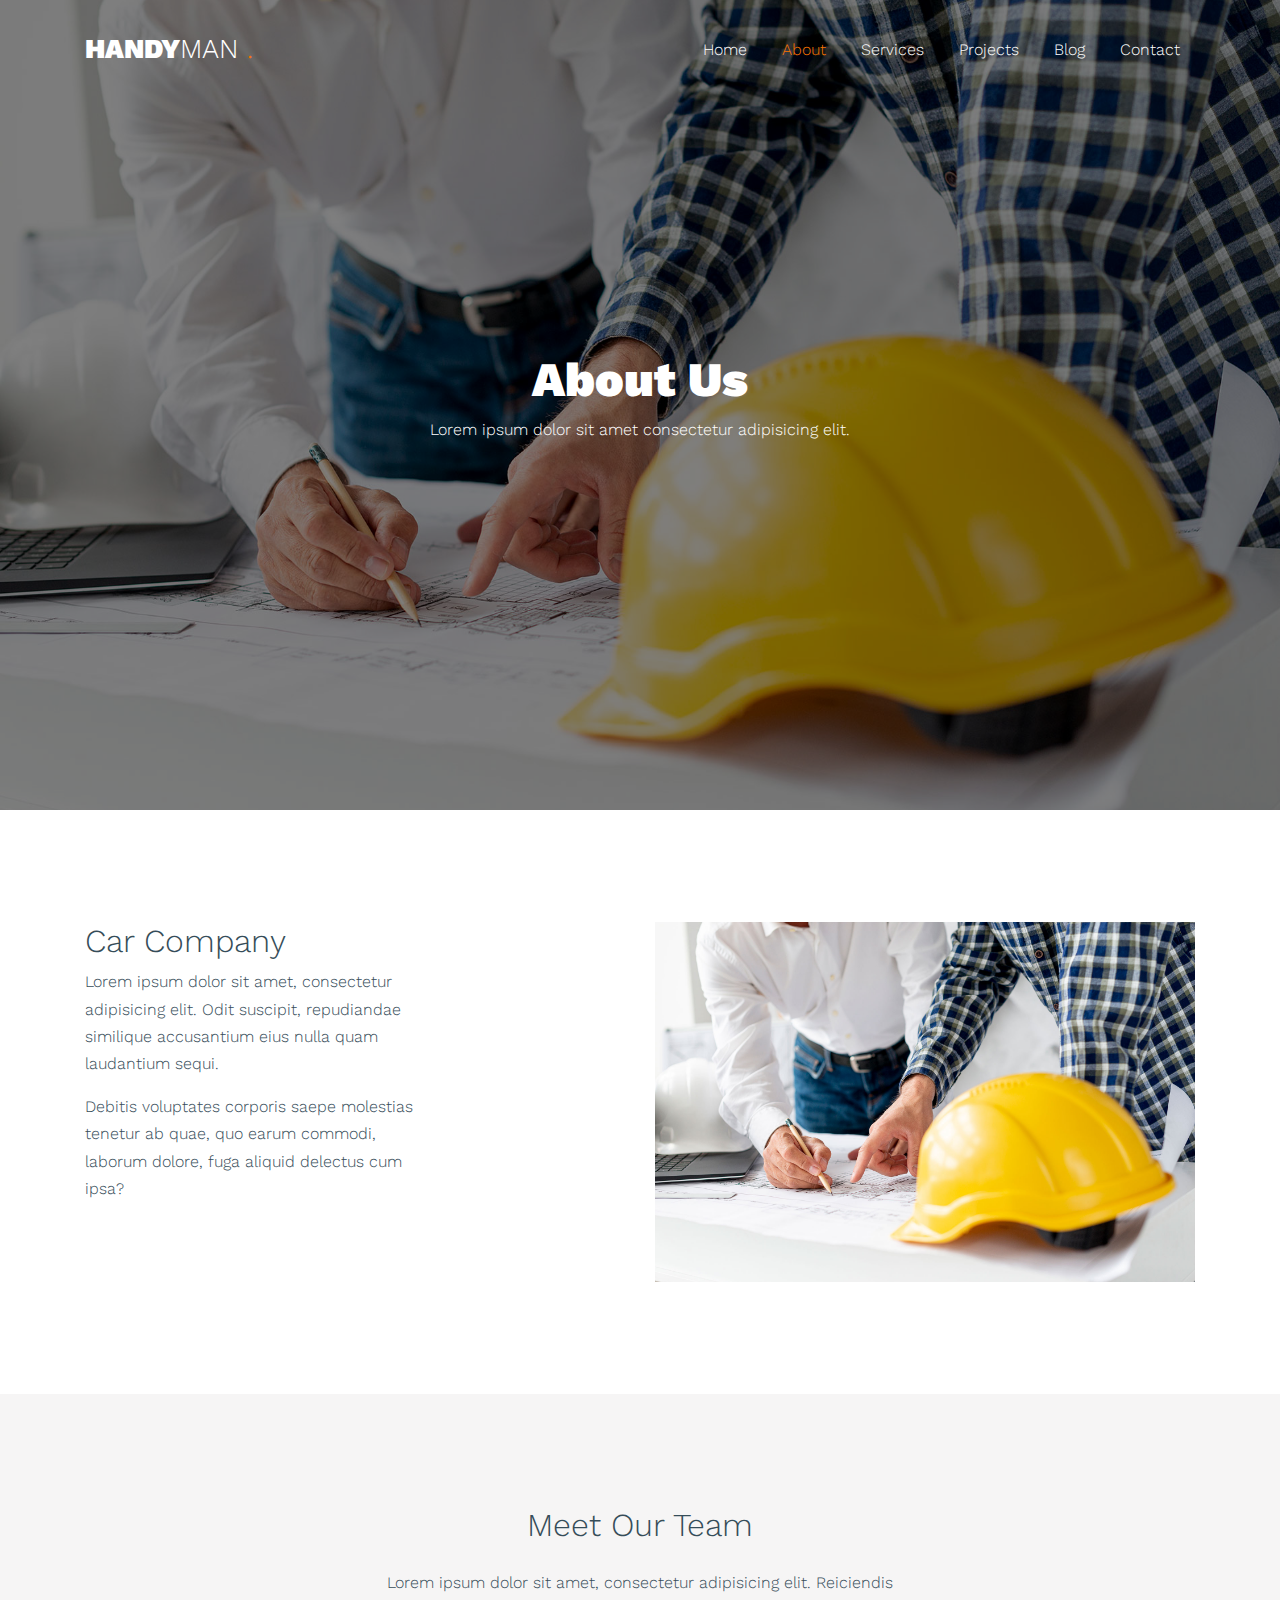
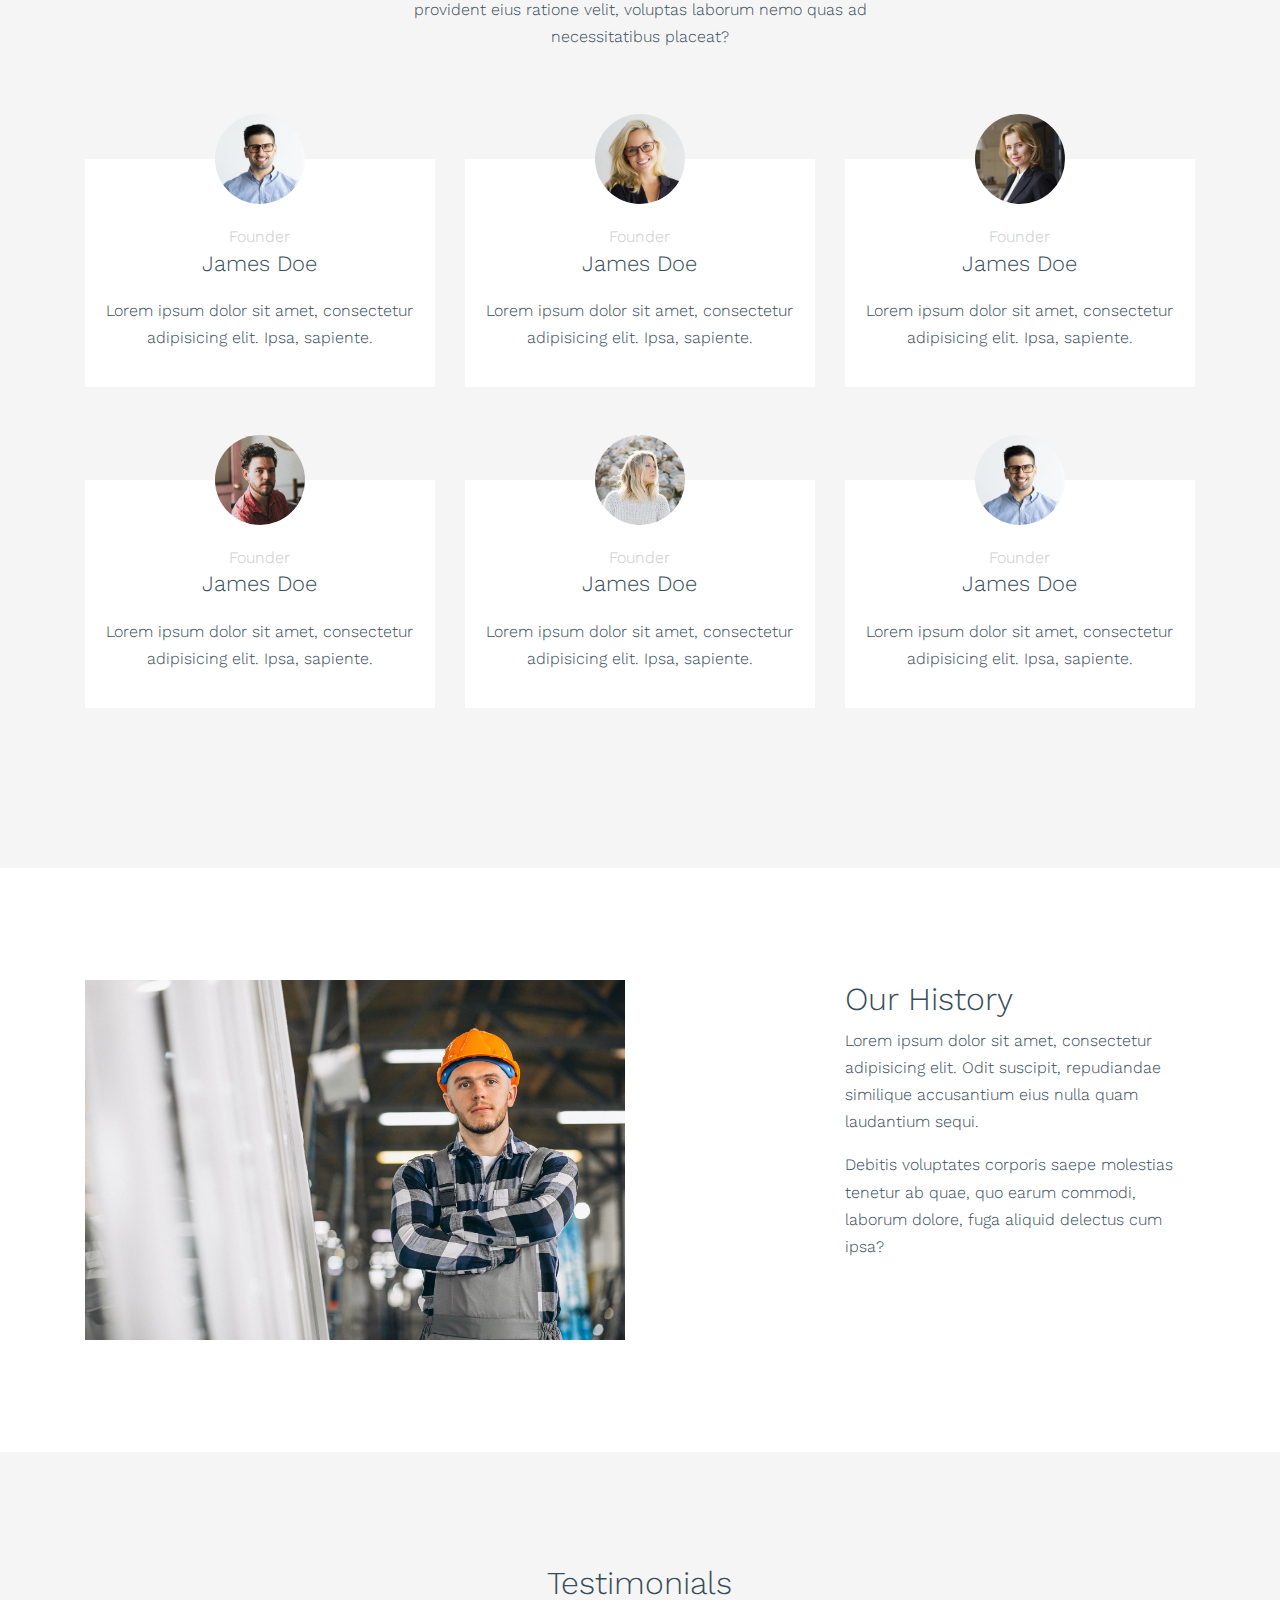
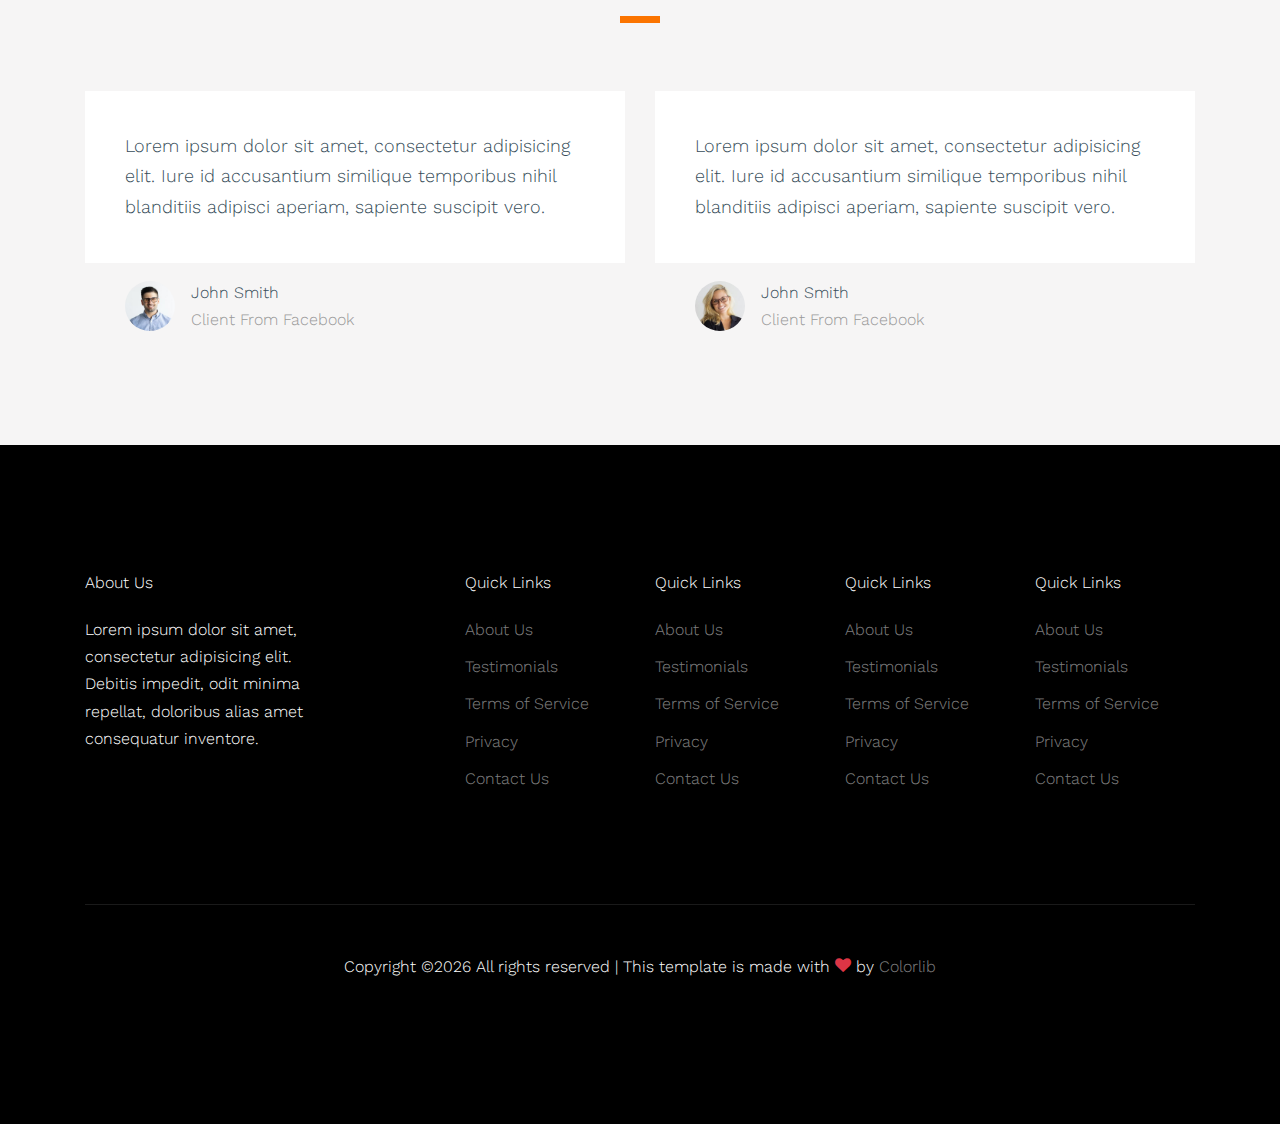
<file: plugins/homepage/about.html>
<!doctype html>
<html lang="en">

  <head>
    <title>Handyman &mdash; Free Website Template by Colorlib</title>
    <meta charset="utf-8">
    <meta name="viewport" content="width=device-width, initial-scale=1, shrink-to-fit=no">

    <link href="https://fonts.googleapis.com/css?family=Work+Sans:400,500,700&display=swap" rel="stylesheet">

    <link rel="stylesheet" href="fonts/icomoon/style.css">

    <link rel="stylesheet" href="css/bootstrap.min.css">
    <link rel="stylesheet" href="css/bootstrap-datepicker.css">
    <link rel="stylesheet" href="css/jquery.fancybox.min.css">
    <link rel="stylesheet" href="css/owl.carousel.min.css">
    <link rel="stylesheet" href="css/owl.theme.default.min.css">
    <link rel="stylesheet" href="fonts/flaticon/font/flaticon.css">
    <link rel="stylesheet" href="css/aos.css">

    <!-- MAIN CSS -->
    <link rel="stylesheet" href="css/style.css">

  </head>

  <body data-spy="scroll" data-target=".site-navbar-target" data-offset="300">

    
    <div class="site-wrap" id="home-section">

      <div class="site-mobile-menu site-navbar-target">
        <div class="site-mobile-menu-header">
          <div class="site-mobile-menu-close mt-3">
            <span class="icon-close2 js-menu-toggle"></span>
          </div>
        </div>
        <div class="site-mobile-menu-body"></div>
      </div>



      <header class="site-navbar site-navbar-target" role="banner">

        <div class="container">
          <div class="row align-items-center position-relative">

            <div class="col-3 ">
              <div class="site-logo">
                <a href="index.html"><strong>Handy</strong>man <span class="text-primary">.</span> </a>
              </div>
            </div>

            <div class="col-9  text-right">
              

              <span class="d-inline-block d-lg-none"><a href="#" class="text-white site-menu-toggle js-menu-toggle py-5 text-white"><span class="icon-menu h3 text-white"></span></a></span>

              

              <nav class="site-navigation text-right ml-auto d-none d-lg-block" role="navigation">
                <ul class="site-menu main-menu js-clone-nav ml-auto ">
                  <li><a href="index.html" class="nav-link">Home</a></li>
                  <li class="active"><a href="about.html" class="nav-link">About</a></li>
                  <li><a href="services.html" class="nav-link">Services</a></li>
                  <li><a href="projects.html" class="nav-link">Projects</a></li>
                  <li><a href="blog.html" class="nav-link">Blog</a></li>
                  <li><a href="contact.html" class="nav-link">Contact</a></li>

                </ul>
              </nav>
            </div>

            
          </div>
        </div>

      </header>


      <div class="ftco-blocks-cover-1">
      <div class="ftco-cover-1 overlay innerpage" style="background-image: url('images/hero_2.jpg')">
        <div class="container">
          <div class="row align-items-center justify-content-center">
            <div class="col-lg-6 text-center">
              <h1>About Us</h1>
              <p>Lorem ipsum dolor sit amet consectetur adipisicing elit.</p>
            </div>
          </div>
        </div>
      </div>
    </div>

    
    
    <div class="site-section">
      <div class="container">
        <div class="row">
          <div class="col-lg-6 mb-5 mb-lg-0 order-lg-2">
            <img src="images/hero_2.jpg" alt="Image" class="img-fluid">
          </div>
          <div class="col-lg-4 mr-auto">
            <h2>Car Company</h2>
            <p>Lorem ipsum dolor sit amet, consectetur adipisicing elit. Odit suscipit, repudiandae similique accusantium eius nulla quam laudantium sequi.</p>
            <p>Debitis voluptates corporis saepe molestias tenetur ab quae, quo earum commodi, laborum dolore, fuga aliquid delectus cum ipsa?</p>
          </div>
        </div>
      </div>
    </div>

    <div class="site-section bg-light">
      <div class="container">
        <div class="row justify-content-center text-center mb-5 section-2-title">
          <div class="col-md-6">
            <h2 class="mb-4">Meet Our Team</h2>
            <p>Lorem ipsum dolor sit amet, consectetur adipisicing elit. Reiciendis provident eius ratione velit, voluptas laborum nemo quas ad necessitatibus placeat?</p>
          </div>
        </div>
        <div class="row align-items-stretch">

          <div class="col-lg-4 col-md-6 mb-5">
            <div class="post-entry-1 h-100 person-1">
              
                <img src="images/person_1.jpg" alt="Image"
                 class="img-fluid">
            
              <div class="post-entry-1-contents">
                <span class="meta">Founder</span>
                <h2>James Doe</h2>
                <p>Lorem ipsum dolor sit amet, consectetur adipisicing elit. Ipsa, sapiente.</p>
              </div>
            </div>
          </div>
          <div class="col-lg-4 col-md-6 mb-5">
            <div class="post-entry-1 h-100 person-1">
              
                <img src="images/person_2.jpg" alt="Image"
                 class="img-fluid">
            
              <div class="post-entry-1-contents">
                <span class="meta">Founder</span>
                <h2>James Doe</h2>
                <p>Lorem ipsum dolor sit amet, consectetur adipisicing elit. Ipsa, sapiente.</p>
              </div>
            </div>
          </div>

          <div class="col-lg-4 col-md-6 mb-5">
            <div class="post-entry-1 h-100 person-1">
              
                <img src="images/person_3.jpg" alt="Image"
                 class="img-fluid">
            
              <div class="post-entry-1-contents">
                <span class="meta">Founder</span>
                <h2>James Doe</h2>
                <p>Lorem ipsum dolor sit amet, consectetur adipisicing elit. Ipsa, sapiente.</p>
              </div>
            </div>
          </div>

          <div class="col-lg-4 col-md-6 mb-5">
            <div class="post-entry-1 h-100 person-1">
              
                <img src="images/person_4.jpg" alt="Image"
                 class="img-fluid">
            
              <div class="post-entry-1-contents">
                <span class="meta">Founder</span>
                <h2>James Doe</h2>
                <p>Lorem ipsum dolor sit amet, consectetur adipisicing elit. Ipsa, sapiente.</p>
              </div>
            </div>
          </div>

          <div class="col-lg-4 col-md-6 mb-5">
            <div class="post-entry-1 h-100 person-1">
              
                <img src="images/person_5.jpg" alt="Image"
                 class="img-fluid">
            
              <div class="post-entry-1-contents">
                <span class="meta">Founder</span>
                <h2>James Doe</h2>
                <p>Lorem ipsum dolor sit amet, consectetur adipisicing elit. Ipsa, sapiente.</p>
              </div>
            </div>
          </div>

          <div class="col-lg-4 col-md-6 mb-5">
            <div class="post-entry-1 h-100 person-1">
              
                <img src="images/person_1.jpg" alt="Image"
                 class="img-fluid">
            
              <div class="post-entry-1-contents">
                <span class="meta">Founder</span>
                <h2>James Doe</h2>
                <p>Lorem ipsum dolor sit amet, consectetur adipisicing elit. Ipsa, sapiente.</p>
              </div>
            </div>
          </div>


        </div>
      </div>
    </div>

    <div class="site-section">
      <div class="container">
        <div class="row">
          <div class="col-lg-6 mb-5 mb-lg-0">
            <img src="images/hero_1.jpg" alt="Image" class="img-fluid">
          </div>
          <div class="col-lg-4 ml-auto">
            <h2>Our History</h2>
            <p>Lorem ipsum dolor sit amet, consectetur adipisicing elit. Odit suscipit, repudiandae similique accusantium eius nulla quam laudantium sequi.</p>
            <p>Debitis voluptates corporis saepe molestias tenetur ab quae, quo earum commodi, laborum dolore, fuga aliquid delectus cum ipsa?</p>
          </div>
        </div>
      </div>
    </div>

    
    <div class="site-section bg-light">
      <div class="container">
        <div class="row mb-5">
          <div class="col-md-4 mx-auto">
            <h2 class="line-bottom text-center">Testimonials</h2>
          </div>
        </div>
        <div class="row">
          <div class="col-lg-6">
            <div class="testimonial-3">
              <blockquote>Lorem ipsum dolor sit amet, consectetur adipisicing elit. Iure id accusantium similique temporibus nihil blanditiis adipisci aperiam, sapiente suscipit vero.</blockquote>
              <div class="vcard d-flex align-items-center">
                <div class="img-wrap mr-3">
                  <img src="images/person_1.jpg" alt="Image" class="img-fluid">
                </div>
                <div>
                  <span class="d-block">John Smith</span>
                  <span class="position">Client From Facebook</span>
                </div>
              </div>
            </div>
          </div>
          <div class="col-lg-6">
            <div class="testimonial-3">
              <blockquote>Lorem ipsum dolor sit amet, consectetur adipisicing elit. Iure id accusantium similique temporibus nihil blanditiis adipisci aperiam, sapiente suscipit vero.</blockquote>
              <div class="vcard d-flex align-items-center">
                <div class="img-wrap mr-3">
                  <img src="images/person_2.jpg" alt="Image" class="img-fluid">
                </div>
                <div>
                  <span class="d-block">John Smith</span>
                  <span class="position">Client From Facebook</span>
                </div>
              </div>
            </div>
          </div>
        </div>
      </div>
    </div>

    

    <footer class="site-footer">
      <div class="container">
        <div class="row">
          <div class="col-lg-3">
            <h2 class="footer-heading mb-4">About Us</h2>
                <p>Lorem ipsum dolor sit amet, consectetur adipisicing elit. Debitis impedit, odit minima repellat, doloribus alias amet consequatur inventore.</p>
          </div>
          <div class="col-lg-8 ml-auto">
            <div class="row">
              <div class="col-lg-3">
                <h2 class="footer-heading mb-4">Quick Links</h2>
                <ul class="list-unstyled">
                  <li><a href="#">About Us</a></li>
                  <li><a href="#">Testimonials</a></li>
                  <li><a href="#">Terms of Service</a></li>
                  <li><a href="#">Privacy</a></li>
                  <li><a href="#">Contact Us</a></li>
                </ul>
              </div>
              <div class="col-lg-3">
                <h2 class="footer-heading mb-4">Quick Links</h2>
                <ul class="list-unstyled">
                  <li><a href="#">About Us</a></li>
                  <li><a href="#">Testimonials</a></li>
                  <li><a href="#">Terms of Service</a></li>
                  <li><a href="#">Privacy</a></li>
                  <li><a href="#">Contact Us</a></li>
                </ul>
              </div>
              <div class="col-lg-3">
                <h2 class="footer-heading mb-4">Quick Links</h2>
                <ul class="list-unstyled">
                  <li><a href="#">About Us</a></li>
                  <li><a href="#">Testimonials</a></li>
                  <li><a href="#">Terms of Service</a></li>
                  <li><a href="#">Privacy</a></li>
                  <li><a href="#">Contact Us</a></li>
                </ul>
              </div>
              <div class="col-lg-3">
                <h2 class="footer-heading mb-4">Quick Links</h2>
                <ul class="list-unstyled">
                  <li><a href="#">About Us</a></li>
                  <li><a href="#">Testimonials</a></li>
                  <li><a href="#">Terms of Service</a></li>
                  <li><a href="#">Privacy</a></li>
                  <li><a href="#">Contact Us</a></li>
                </ul>
              </div>
            </div>
          </div>
        </div>
        <div class="row pt-5 mt-5 text-center">
          <div class="col-md-12">
            <div class="border-top pt-5">
              <p>
            <!-- Link back to Colorlib can't be removed. Template is licensed under CC BY 3.0. -->
            Copyright &copy;<script>document.write(new Date().getFullYear());</script> All rights reserved | This template is made with <i class="icon-heart text-danger" aria-hidden="true"></i> by <a href="https://colorlib.com" target="_blank" >Colorlib</a>
            <!-- Link back to Colorlib can't be removed. Template is licensed under CC BY 3.0. -->
            </p>
            </div>
          </div>

        </div>
      </div>
    </footer>

    </div>

    <script src="js/jquery-3.3.1.min.js"></script>
    <script src="js/popper.min.js"></script>
    <script src="js/bootstrap.min.js"></script>
    <script src="js/owl.carousel.min.js"></script>
    <script src="js/jquery.sticky.js"></script>
    <script src="js/jquery.waypoints.min.js"></script>
    <script src="js/jquery.animateNumber.min.js"></script>
    <script src="js/jquery.fancybox.min.js"></script>
    <script src="js/jquery.easing.1.3.js"></script>
    <script src="js/bootstrap-datepicker.min.js"></script>
    <script src="js/aos.js"></script>

    <script src="js/main.js"></script>

  </body>

</html>
</file>
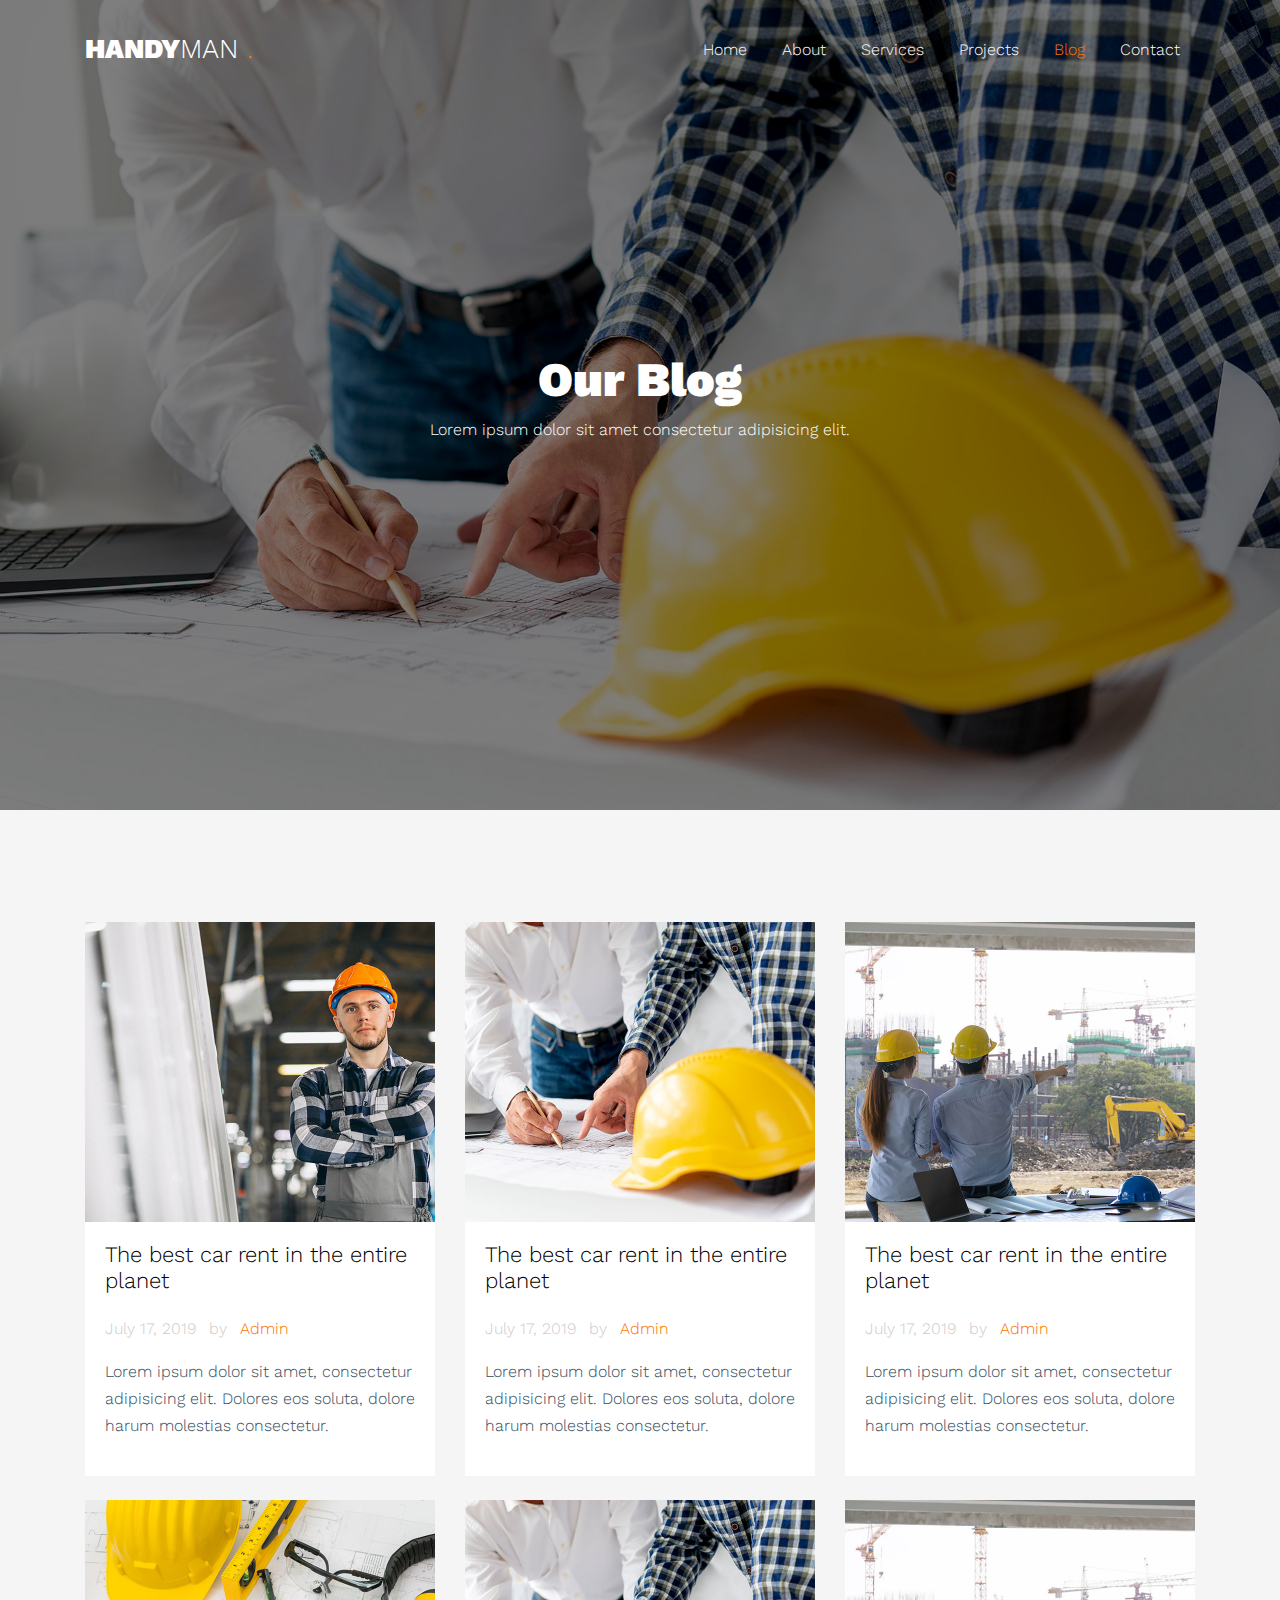
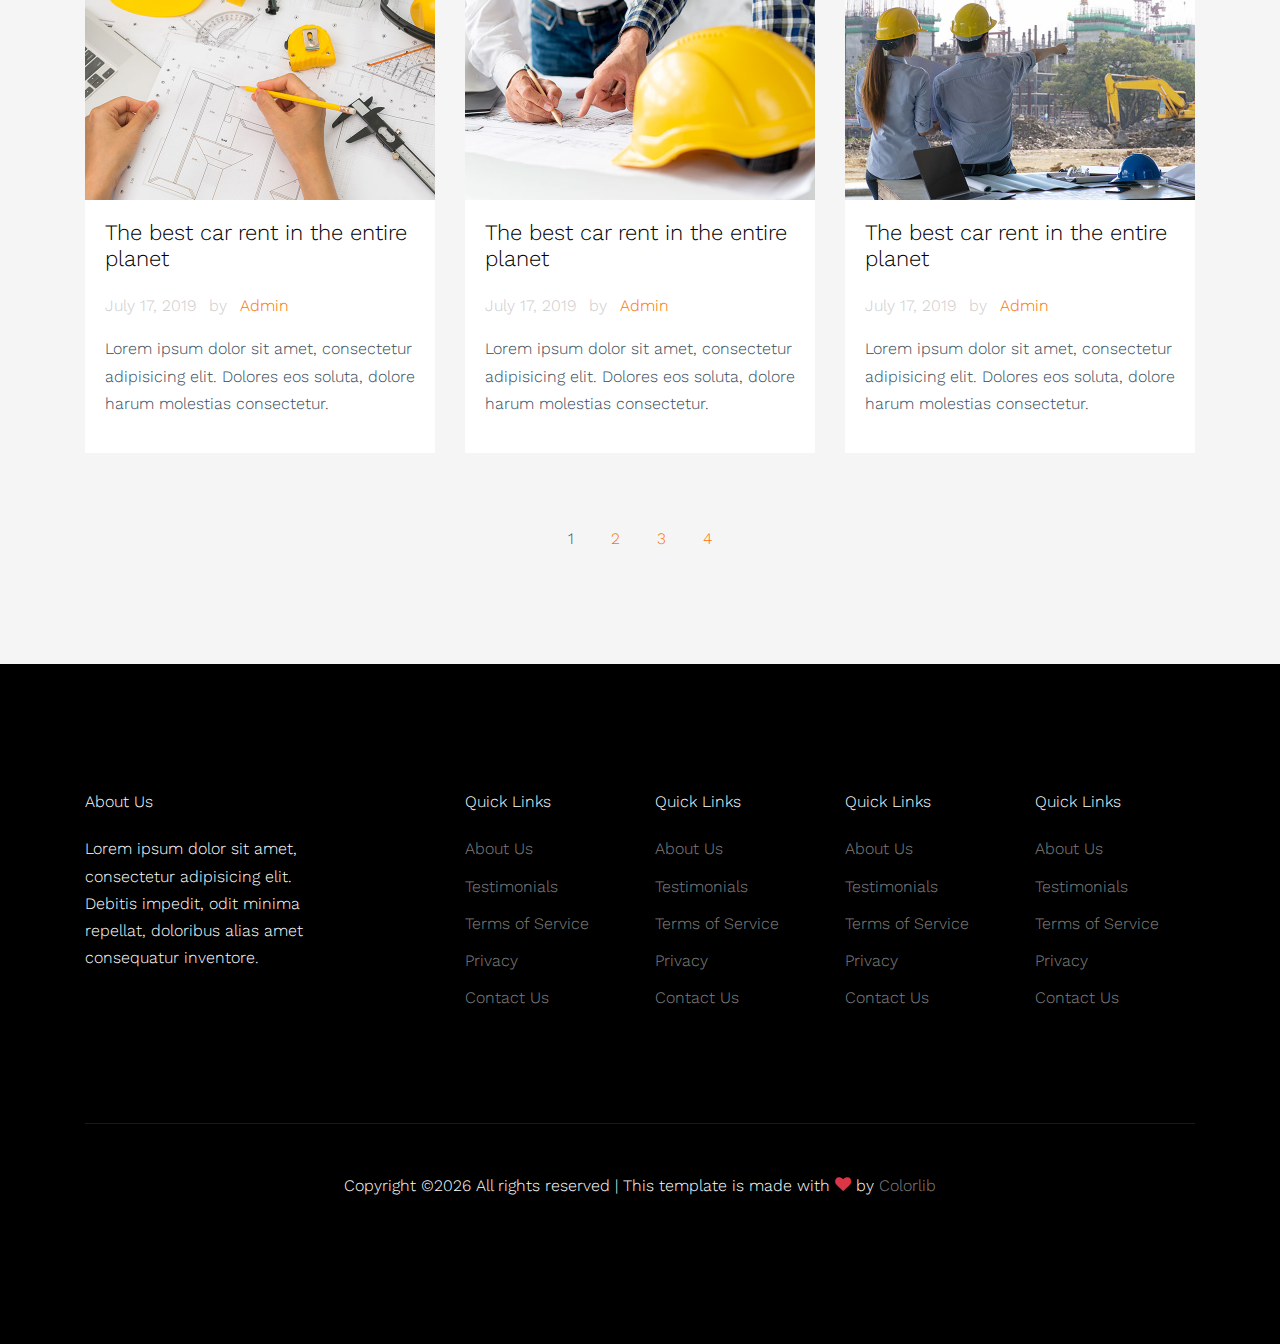
<file: plugins/homepage/blog.html>
<!doctype html>
<html lang="en">

  <head>
    <title>Handyman &mdash; Free Website Template by Colorlib</title>
    <meta charset="utf-8">
    <meta name="viewport" content="width=device-width, initial-scale=1, shrink-to-fit=no">

    <link href="https://fonts.googleapis.com/css?family=Work+Sans:400,500,700&display=swap" rel="stylesheet">

    <link rel="stylesheet" href="fonts/icomoon/style.css">

    <link rel="stylesheet" href="css/bootstrap.min.css">
    <link rel="stylesheet" href="css/bootstrap-datepicker.css">
    <link rel="stylesheet" href="css/jquery.fancybox.min.css">
    <link rel="stylesheet" href="css/owl.carousel.min.css">
    <link rel="stylesheet" href="css/owl.theme.default.min.css">
    <link rel="stylesheet" href="fonts/flaticon/font/flaticon.css">
    <link rel="stylesheet" href="css/aos.css">

    <!-- MAIN CSS -->
    <link rel="stylesheet" href="css/style.css">

  </head>

  <body data-spy="scroll" data-target=".site-navbar-target" data-offset="300">

    
    <div class="site-wrap" id="home-section">

      <div class="site-mobile-menu site-navbar-target">
        <div class="site-mobile-menu-header">
          <div class="site-mobile-menu-close mt-3">
            <span class="icon-close2 js-menu-toggle"></span>
          </div>
        </div>
        <div class="site-mobile-menu-body"></div>
      </div>



      <header class="site-navbar site-navbar-target" role="banner">

        <div class="container">
          <div class="row align-items-center position-relative">

            <div class="col-3 ">
              <div class="site-logo">
                <a href="index.html"><strong>Handy</strong>man <span class="text-primary">.</span> </a>
              </div>
            </div>

            <div class="col-9  text-right">
              

              <span class="d-inline-block d-lg-none"><a href="#" class="text-white site-menu-toggle js-menu-toggle py-5 text-white"><span class="icon-menu h3 text-white"></span></a></span>

              

              <nav class="site-navigation text-right ml-auto d-none d-lg-block" role="navigation">
                <ul class="site-menu main-menu js-clone-nav ml-auto ">
                  <li><a href="index.html" class="nav-link">Home</a></li>
                  <li><a href="about.html" class="nav-link">About</a></li>
                  <li><a href="services.html" class="nav-link">Services</a></li>
                  <li><a href="projects.html" class="nav-link">Projects</a></li>
                  <li class="active"><a href="blog.html" class="nav-link">Blog</a></li>
                  <li><a href="contact.html" class="nav-link">Contact</a></li>

                </ul>
              </nav>
            </div>

            
          </div>
        </div>

      </header>


      <div class="ftco-blocks-cover-1">
      <div class="ftco-cover-1 overlay innerpage" style="background-image: url('images/hero_2.jpg')">
        <div class="container">
          <div class="row align-items-center justify-content-center">
            <div class="col-lg-6 text-center">
              <h1>Our Blog</h1>
              <p>Lorem ipsum dolor sit amet consectetur adipisicing elit.</p>
            </div>
          </div>
        </div>
      </div>
    </div>

    
    
    <div class="site-section bg-light">
      <div class="container">
        <div class="row">
          <div class="col-lg-4 col-md-6 mb-4">
            <div class="post-entry-1 h-100">
              <a href="single.html">
                <img src="images/img_1.jpg" alt="Image"
                 class="img-fluid">
              </a>
              <div class="post-entry-1-contents">
                
                <h2><a href="single.html">The best car rent in the entire planet</a></h2>
                <span class="meta d-inline-block mb-3">July 17, 2019 <span class="mx-2">by</span> <a href="#">Admin</a></span>
                <p>Lorem ipsum dolor sit amet, consectetur adipisicing elit. Dolores eos soluta, dolore harum molestias consectetur.</p>
              </div>
            </div>
          </div>
          <div class="col-lg-4 col-md-6 mb-4">
            <div class="post-entry-1 h-100">
              <a href="single.html">
                <img src="images/img_2.jpg" alt="Image"
                 class="img-fluid">
              </a>
              <div class="post-entry-1-contents">
                
                <h2><a href="single.html">The best car rent in the entire planet</a></h2>
                <span class="meta d-inline-block mb-3">July 17, 2019 <span class="mx-2">by</span> <a href="#">Admin</a></span>
                <p>Lorem ipsum dolor sit amet, consectetur adipisicing elit. Dolores eos soluta, dolore harum molestias consectetur.</p>
              </div>
            </div>
          </div>

          <div class="col-lg-4 col-md-6 mb-4">
            <div class="post-entry-1 h-100">
              <a href="single.html">
                <img src="images/img_3.jpg" alt="Image"
                 class="img-fluid">
              </a>
              <div class="post-entry-1-contents">
                
                <h2><a href="single.html">The best car rent in the entire planet</a></h2>
                <span class="meta d-inline-block mb-3">July 17, 2019 <span class="mx-2">by</span> <a href="#">Admin</a></span>
                <p>Lorem ipsum dolor sit amet, consectetur adipisicing elit. Dolores eos soluta, dolore harum molestias consectetur.</p>
              </div>
            </div>
          </div>

          <div class="col-lg-4 col-md-6 mb-4">
            <div class="post-entry-1 h-100">
              <a href="single.html">
                <img src="images/img_4.jpg" alt="Image"
                 class="img-fluid">
              </a>
              <div class="post-entry-1-contents">
                
                <h2><a href="single.html">The best car rent in the entire planet</a></h2>
                <span class="meta d-inline-block mb-3">July 17, 2019 <span class="mx-2">by</span> <a href="#">Admin</a></span>
                <p>Lorem ipsum dolor sit amet, consectetur adipisicing elit. Dolores eos soluta, dolore harum molestias consectetur.</p>
              </div>
            </div>
          </div>
          <div class="col-lg-4 col-md-6 mb-4">
            <div class="post-entry-1 h-100">
              <a href="single.html">
                <img src="images/img_2.jpg" alt="Image"
                 class="img-fluid">
              </a>
              <div class="post-entry-1-contents">
                
                <h2><a href="single.html">The best car rent in the entire planet</a></h2>
                <span class="meta d-inline-block mb-3">July 17, 2019 <span class="mx-2">by</span> <a href="#">Admin</a></span>
                <p>Lorem ipsum dolor sit amet, consectetur adipisicing elit. Dolores eos soluta, dolore harum molestias consectetur.</p>
              </div>
            </div>
          </div>

          <div class="col-lg-4 col-md-6 mb-4">
            <div class="post-entry-1 h-100">
              <a href="single.html">
                <img src="images/img_3.jpg" alt="Image"
                 class="img-fluid">
              </a>
              <div class="post-entry-1-contents">
                
                <h2><a href="single.html">The best car rent in the entire planet</a></h2>
                <span class="meta d-inline-block mb-3">July 17, 2019 <span class="mx-2">by</span> <a href="#">Admin</a></span>
                <p>Lorem ipsum dolor sit amet, consectetur adipisicing elit. Dolores eos soluta, dolore harum molestias consectetur.</p>
              </div>
            </div>
          </div>

          <div class="col-12 mt-5 text-center">
            <span class="p-3">1</span>
            <a href="#" class="p-3">2</a>
            <a href="#" class="p-3">3</a>
            <a href="#" class="p-3">4</a>
          </div>
        </div>
      </div>
    </div>

    
    
    <footer class="site-footer">
      <div class="container">
        <div class="row">
          <div class="col-lg-3">
            <h2 class="footer-heading mb-4">About Us</h2>
                <p>Lorem ipsum dolor sit amet, consectetur adipisicing elit. Debitis impedit, odit minima repellat, doloribus alias amet consequatur inventore.</p>
          </div>
          <div class="col-lg-8 ml-auto">
            <div class="row">
              <div class="col-lg-3">
                <h2 class="footer-heading mb-4">Quick Links</h2>
                <ul class="list-unstyled">
                  <li><a href="#">About Us</a></li>
                  <li><a href="#">Testimonials</a></li>
                  <li><a href="#">Terms of Service</a></li>
                  <li><a href="#">Privacy</a></li>
                  <li><a href="#">Contact Us</a></li>
                </ul>
              </div>
              <div class="col-lg-3">
                <h2 class="footer-heading mb-4">Quick Links</h2>
                <ul class="list-unstyled">
                  <li><a href="#">About Us</a></li>
                  <li><a href="#">Testimonials</a></li>
                  <li><a href="#">Terms of Service</a></li>
                  <li><a href="#">Privacy</a></li>
                  <li><a href="#">Contact Us</a></li>
                </ul>
              </div>
              <div class="col-lg-3">
                <h2 class="footer-heading mb-4">Quick Links</h2>
                <ul class="list-unstyled">
                  <li><a href="#">About Us</a></li>
                  <li><a href="#">Testimonials</a></li>
                  <li><a href="#">Terms of Service</a></li>
                  <li><a href="#">Privacy</a></li>
                  <li><a href="#">Contact Us</a></li>
                </ul>
              </div>
              <div class="col-lg-3">
                <h2 class="footer-heading mb-4">Quick Links</h2>
                <ul class="list-unstyled">
                  <li><a href="#">About Us</a></li>
                  <li><a href="#">Testimonials</a></li>
                  <li><a href="#">Terms of Service</a></li>
                  <li><a href="#">Privacy</a></li>
                  <li><a href="#">Contact Us</a></li>
                </ul>
              </div>
            </div>
          </div>
        </div>
        <div class="row pt-5 mt-5 text-center">
          <div class="col-md-12">
            <div class="border-top pt-5">
              <p>
            <!-- Link back to Colorlib can't be removed. Template is licensed under CC BY 3.0. -->
            Copyright &copy;<script>document.write(new Date().getFullYear());</script> All rights reserved | This template is made with <i class="icon-heart text-danger" aria-hidden="true"></i> by <a href="https://colorlib.com" target="_blank" >Colorlib</a>
            <!-- Link back to Colorlib can't be removed. Template is licensed under CC BY 3.0. -->
            </p>
            </div>
          </div>

        </div>
      </div>
    </footer>

    </div>

    <script src="js/jquery-3.3.1.min.js"></script>
    <script src="js/popper.min.js"></script>
    <script src="js/bootstrap.min.js"></script>
    <script src="js/owl.carousel.min.js"></script>
    <script src="js/jquery.sticky.js"></script>
    <script src="js/jquery.waypoints.min.js"></script>
    <script src="js/jquery.animateNumber.min.js"></script>
    <script src="js/jquery.fancybox.min.js"></script>
    <script src="js/jquery.easing.1.3.js"></script>
    <script src="js/bootstrap-datepicker.min.js"></script>
    <script src="js/aos.js"></script>

    <script src="js/main.js"></script>

  </body>

</html>
</file>
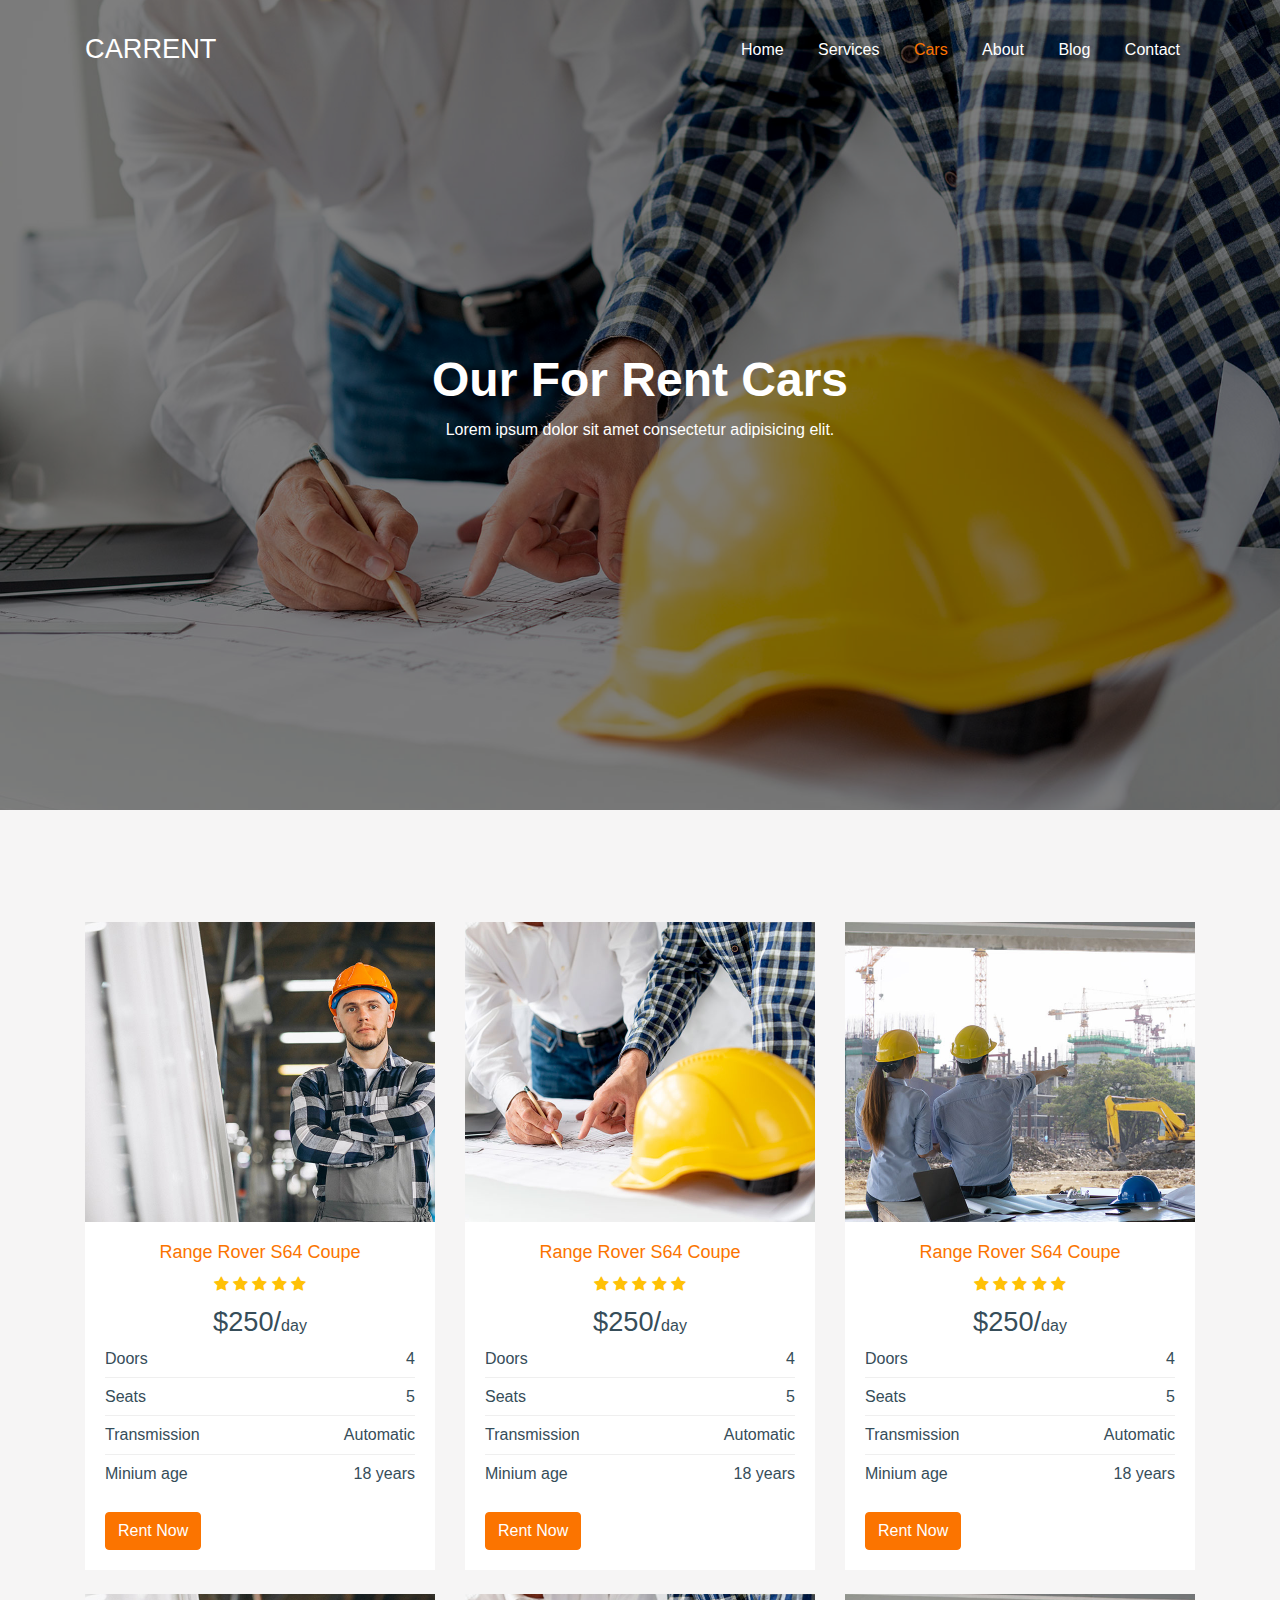
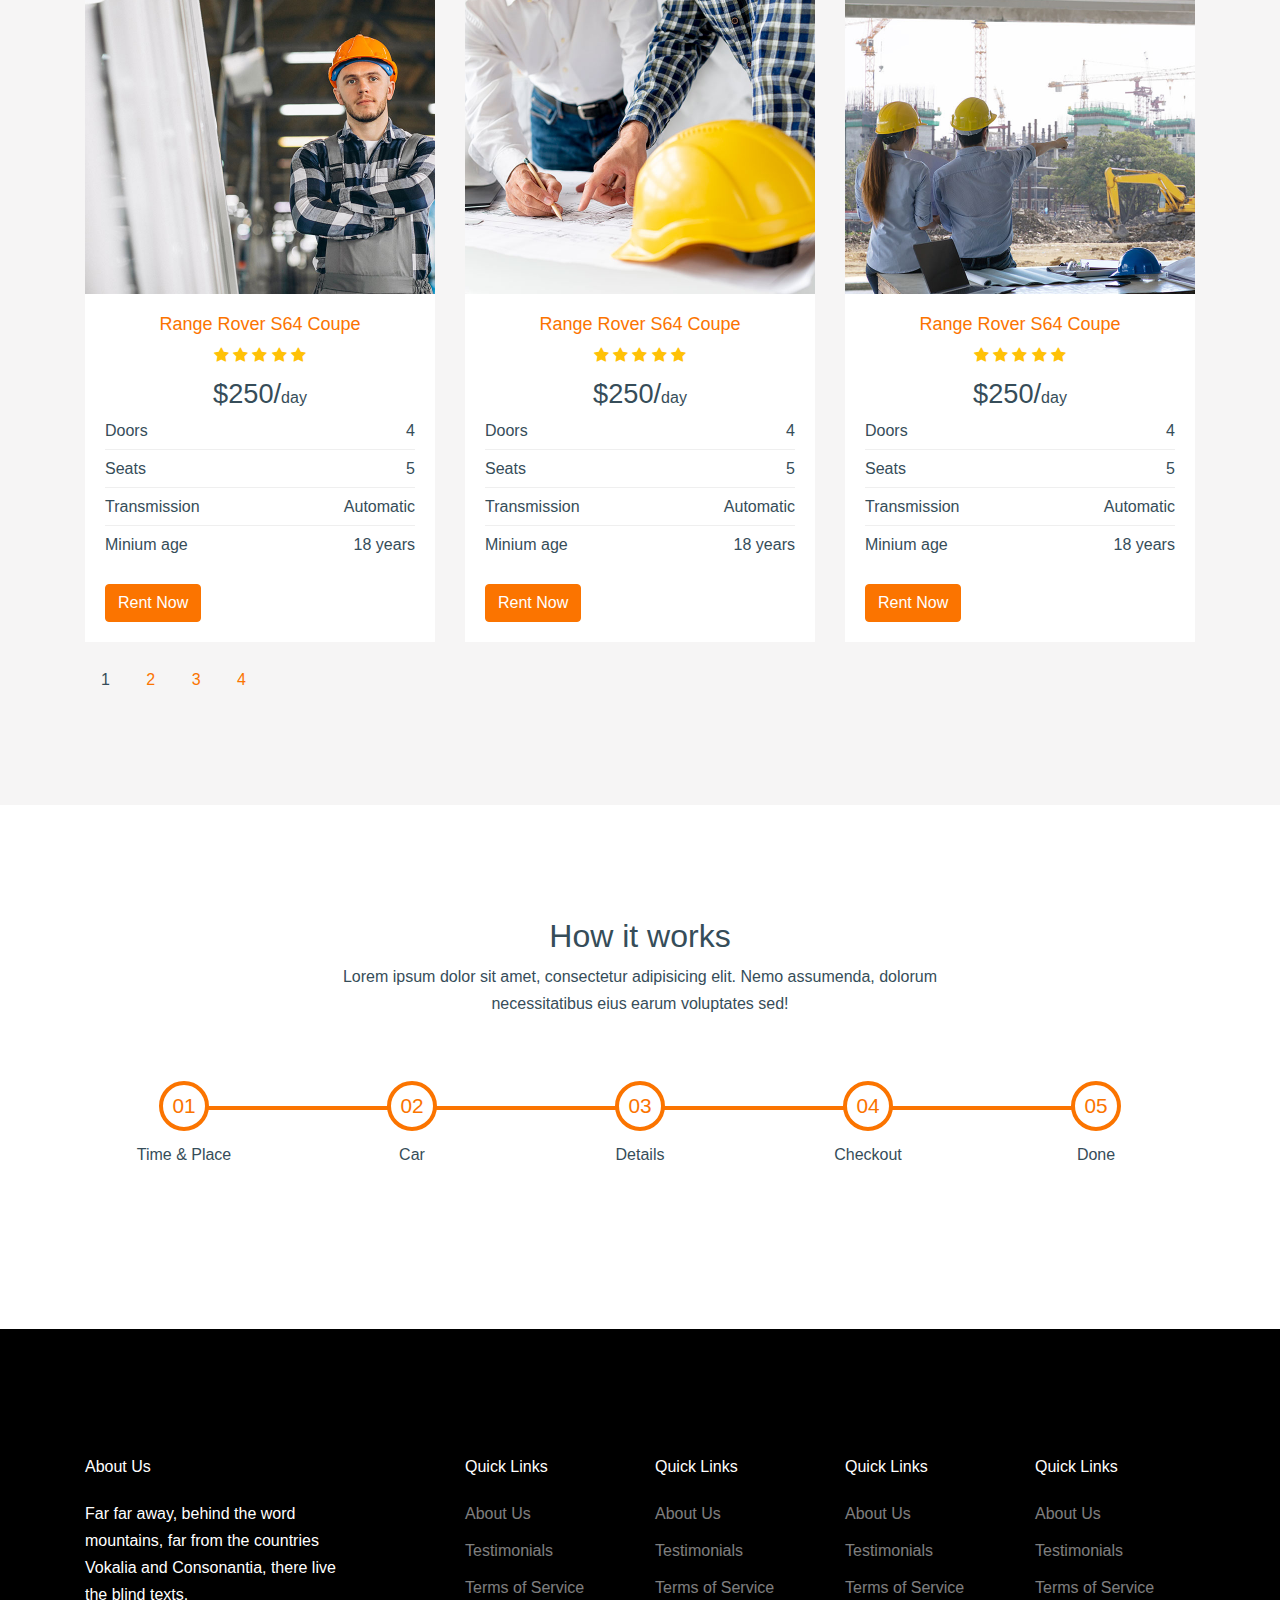
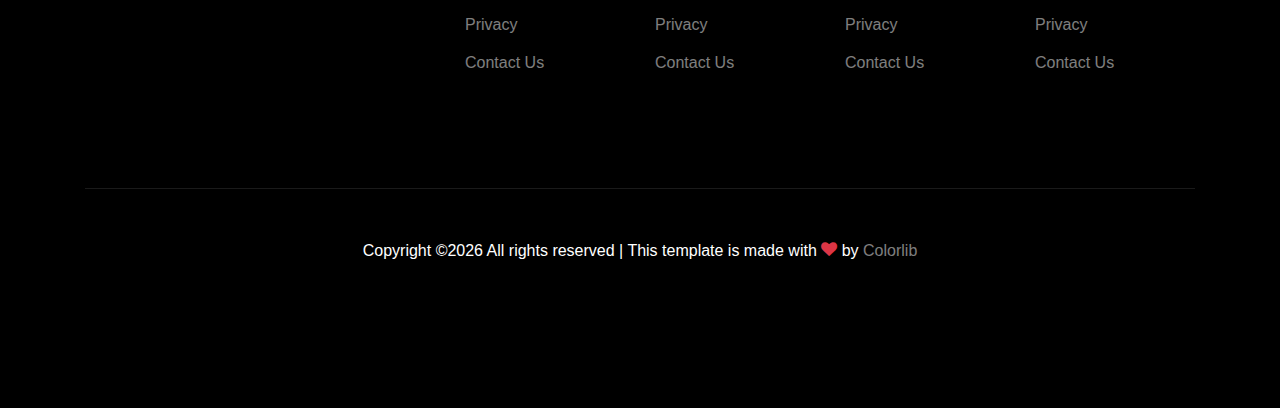
<file: plugins/homepage/cars.html>
<!doctype html>
<html lang="en">

  <head>
    <title>Car Rent &mdash; Free Website Template by Free-Template.co</title>
    <meta charset="utf-8">
    <meta name="viewport" content="width=device-width, initial-scale=1, shrink-to-fit=no">

    <link href="https://fonts.googleapis.com/css?family=DM+Sans:300,400,700&display=swap" rel="stylesheet">

    <link rel="stylesheet" href="fonts/icomoon/style.css">

    <link rel="stylesheet" href="css/bootstrap.min.css">
    <link rel="stylesheet" href="css/bootstrap-datepicker.css">
    <link rel="stylesheet" href="css/jquery.fancybox.min.css">
    <link rel="stylesheet" href="css/owl.carousel.min.css">
    <link rel="stylesheet" href="css/owl.theme.default.min.css">
    <link rel="stylesheet" href="fonts/flaticon/font/flaticon.css">
    <link rel="stylesheet" href="css/aos.css">

    <!-- MAIN CSS -->
    <link rel="stylesheet" href="css/style.css">

  </head>

  <body data-spy="scroll" data-target=".site-navbar-target" data-offset="300">

    
    <div class="site-wrap" id="home-section">

      <div class="site-mobile-menu site-navbar-target">
        <div class="site-mobile-menu-header">
          <div class="site-mobile-menu-close mt-3">
            <span class="icon-close2 js-menu-toggle"></span>
          </div>
        </div>
        <div class="site-mobile-menu-body"></div>
      </div>



      <header class="site-navbar site-navbar-target" role="banner">

        <div class="container">
          <div class="row align-items-center position-relative">

            <div class="col-3 ">
              <div class="site-logo">
                <a href="index.html">CarRent</a>
              </div>
            </div>

            <div class="col-9  text-right">
              

              <span class="d-inline-block d-lg-none"><a href="#" class="text-white site-menu-toggle js-menu-toggle py-5 text-white"><span class="icon-menu h3 text-white"></span></a></span>

              

              <nav class="site-navigation text-right ml-auto d-none d-lg-block" role="navigation">
                <ul class="site-menu main-menu js-clone-nav ml-auto ">
                  <li><a href="index.html" class="nav-link">Home</a></li>
                  <li><a href="services.html" class="nav-link">Services</a></li>
                  <li class="active"><a href="cars.html" class="nav-link">Cars</a></li>
                  <li><a href="about.html" class="nav-link">About</a></li>
                  <li><a href="blog.html" class="nav-link">Blog</a></li>
                  <li><a href="contact.html" class="nav-link">Contact</a></li>
                </ul>
              </nav>
            </div>

            
          </div>
        </div>

      </header>

    <div class="ftco-blocks-cover-1">
      <div class="ftco-cover-1 overlay innerpage" style="background-image: url('images/hero_2.jpg')">
        <div class="container">
          <div class="row align-items-center justify-content-center">
            <div class="col-lg-6 text-center">
              <h1>Our For Rent Cars</h1>
              <p>Lorem ipsum dolor sit amet consectetur adipisicing elit.</p>
            </div>
          </div>
        </div>
      </div>
    </div>

    <div class="site-section bg-light">
      <div class="container">
        <div class="row">
          <div class="col-lg-4 col-md-6 mb-4">
            <div class="item-1">
                <a href="#"><img src="images/img_1.jpg" alt="Image" class="img-fluid"></a>
                <div class="item-1-contents">
                  <div class="text-center">
                  <h3><a href="#">Range Rover S64 Coupe</a></h3>
                  <div class="rating">
                    <span class="icon-star text-warning"></span>
                    <span class="icon-star text-warning"></span>
                    <span class="icon-star text-warning"></span>
                    <span class="icon-star text-warning"></span>
                    <span class="icon-star text-warning"></span>
                  </div>
                  <div class="rent-price"><span>$250/</span>day</div>
                  </div>
                  <ul class="specs">
                    <li>
                      <span>Doors</span>
                      <span class="spec">4</span>
                    </li>
                    <li>
                      <span>Seats</span>
                      <span class="spec">5</span>
                    </li>
                    <li>
                      <span>Transmission</span>
                      <span class="spec">Automatic</span>
                    </li>
                    <li>
                      <span>Minium age</span>
                      <span class="spec">18 years</span>
                    </li>
                  </ul>
                  <div class="d-flex action">
                    <a href="contact.html" class="btn btn-primary">Rent Now</a>
                  </div>
                </div>
              </div>
          </div>

          <div class="col-lg-4 col-md-6 mb-4">
            <div class="item-1">
                <a href="#"><img src="images/img_2.jpg" alt="Image" class="img-fluid"></a>
                <div class="item-1-contents">
                  <div class="text-center">
                  <h3><a href="#">Range Rover S64 Coupe</a></h3>
                  <div class="rating">
                    <span class="icon-star text-warning"></span>
                    <span class="icon-star text-warning"></span>
                    <span class="icon-star text-warning"></span>
                    <span class="icon-star text-warning"></span>
                    <span class="icon-star text-warning"></span>
                  </div>
                  <div class="rent-price"><span>$250/</span>day</div>
                  </div>
                  <ul class="specs">
                    <li>
                      <span>Doors</span>
                      <span class="spec">4</span>
                    </li>
                    <li>
                      <span>Seats</span>
                      <span class="spec">5</span>
                    </li>
                    <li>
                      <span>Transmission</span>
                      <span class="spec">Automatic</span>
                    </li>
                    <li>
                      <span>Minium age</span>
                      <span class="spec">18 years</span>
                    </li>
                  </ul>
                  <div class="d-flex action">
                    <a href="contact.html" class="btn btn-primary">Rent Now</a>
                  </div>
                </div>
              </div>
          </div>


          <div class="col-lg-4 col-md-6 mb-4">
            <div class="item-1">
                <a href="#"><img src="images/img_3.jpg" alt="Image" class="img-fluid"></a>
                <div class="item-1-contents">
                  <div class="text-center">
                  <h3><a href="#">Range Rover S64 Coupe</a></h3>
                  <div class="rating">
                    <span class="icon-star text-warning"></span>
                    <span class="icon-star text-warning"></span>
                    <span class="icon-star text-warning"></span>
                    <span class="icon-star text-warning"></span>
                    <span class="icon-star text-warning"></span>
                  </div>
                  <div class="rent-price"><span>$250/</span>day</div>
                  </div>
                  <ul class="specs">
                    <li>
                      <span>Doors</span>
                      <span class="spec">4</span>
                    </li>
                    <li>
                      <span>Seats</span>
                      <span class="spec">5</span>
                    </li>
                    <li>
                      <span>Transmission</span>
                      <span class="spec">Automatic</span>
                    </li>
                    <li>
                      <span>Minium age</span>
                      <span class="spec">18 years</span>
                    </li>
                  </ul>
                  <div class="d-flex action">
                    <a href="contact.html" class="btn btn-primary">Rent Now</a>
                  </div>
                </div>
              </div>
          </div>

          <div class="col-lg-4 col-md-6 mb-4">
            <div class="item-1">
                <a href="#"><img src="images/img_1.jpg" alt="Image" class="img-fluid"></a>
                <div class="item-1-contents">
                  <div class="text-center">
                  <h3><a href="#">Range Rover S64 Coupe</a></h3>
                  <div class="rating">
                    <span class="icon-star text-warning"></span>
                    <span class="icon-star text-warning"></span>
                    <span class="icon-star text-warning"></span>
                    <span class="icon-star text-warning"></span>
                    <span class="icon-star text-warning"></span>
                  </div>
                  <div class="rent-price"><span>$250/</span>day</div>
                  </div>
                  <ul class="specs">
                    <li>
                      <span>Doors</span>
                      <span class="spec">4</span>
                    </li>
                    <li>
                      <span>Seats</span>
                      <span class="spec">5</span>
                    </li>
                    <li>
                      <span>Transmission</span>
                      <span class="spec">Automatic</span>
                    </li>
                    <li>
                      <span>Minium age</span>
                      <span class="spec">18 years</span>
                    </li>
                  </ul>
                  <div class="d-flex action">
                    <a href="contact.html" class="btn btn-primary">Rent Now</a>
                  </div>
                </div>
              </div>
          </div>

          <div class="col-lg-4 col-md-6 mb-4">
            <div class="item-1">
                <a href="#"><img src="images/img_2.jpg" alt="Image" class="img-fluid"></a>
                <div class="item-1-contents">
                  <div class="text-center">
                  <h3><a href="#">Range Rover S64 Coupe</a></h3>
                  <div class="rating">
                    <span class="icon-star text-warning"></span>
                    <span class="icon-star text-warning"></span>
                    <span class="icon-star text-warning"></span>
                    <span class="icon-star text-warning"></span>
                    <span class="icon-star text-warning"></span>
                  </div>
                  <div class="rent-price"><span>$250/</span>day</div>
                  </div>
                  <ul class="specs">
                    <li>
                      <span>Doors</span>
                      <span class="spec">4</span>
                    </li>
                    <li>
                      <span>Seats</span>
                      <span class="spec">5</span>
                    </li>
                    <li>
                      <span>Transmission</span>
                      <span class="spec">Automatic</span>
                    </li>
                    <li>
                      <span>Minium age</span>
                      <span class="spec">18 years</span>
                    </li>
                  </ul>
                  <div class="d-flex action">
                    <a href="contact.html" class="btn btn-primary">Rent Now</a>
                  </div>
                </div>
              </div>
          </div>


          <div class="col-lg-4 col-md-6 mb-4">
            <div class="item-1">
                <a href="#"><img src="images/img_3.jpg" alt="Image" class="img-fluid"></a>
                <div class="item-1-contents">
                  <div class="text-center">
                  <h3><a href="#">Range Rover S64 Coupe</a></h3>
                  <div class="rating">
                    <span class="icon-star text-warning"></span>
                    <span class="icon-star text-warning"></span>
                    <span class="icon-star text-warning"></span>
                    <span class="icon-star text-warning"></span>
                    <span class="icon-star text-warning"></span>
                  </div>
                  <div class="rent-price"><span>$250/</span>day</div>
                  </div>
                  <ul class="specs">
                    <li>
                      <span>Doors</span>
                      <span class="spec">4</span>
                    </li>
                    <li>
                      <span>Seats</span>
                      <span class="spec">5</span>
                    </li>
                    <li>
                      <span>Transmission</span>
                      <span class="spec">Automatic</span>
                    </li>
                    <li>
                      <span>Minium age</span>
                      <span class="spec">18 years</span>
                    </li>
                  </ul>
                  <div class="d-flex action">
                    <a href="contact.html" class="btn btn-primary">Rent Now</a>
                  </div>
                </div>
              </div>
          </div>


          <div class="col-12">
            <span class="p-3">1</span>
            <a href="#" class="p-3">2</a>
            <a href="#" class="p-3">3</a>
            <a href="#" class="p-3">4</a>
          </div>
        </div>
      </div>
    </div>

    <div class="container site-section mb-5">
      <div class="row justify-content-center text-center">
        <div class="col-7 text-center mb-5">
          <h2>How it works</h2>
          <p>Lorem ipsum dolor sit amet, consectetur adipisicing elit. Nemo assumenda, dolorum necessitatibus eius earum voluptates sed!</p>
        </div>
      </div>
      <div class="how-it-works d-flex">
        <div class="step">
          <span class="number"><span>01</span></span>
          <span class="caption">Time &amp; Place</span>
        </div>
        <div class="step">
          <span class="number"><span>02</span></span>
          <span class="caption">Car</span>
        </div>
        <div class="step">
          <span class="number"><span>03</span></span>
          <span class="caption">Details</span>
        </div>
        <div class="step">
          <span class="number"><span>04</span></span>
          <span class="caption">Checkout</span>
        </div>
        <div class="step">
          <span class="number"><span>05</span></span>
          <span class="caption">Done</span>
        </div>

      </div>
    </div>

    

    <footer class="site-footer">
      <div class="container">
        <div class="row">
          <div class="col-lg-3">
            <h2 class="footer-heading mb-4">About Us</h2>
                <p>Far far away, behind the word mountains, far from the countries Vokalia and Consonantia, there live the blind texts. </p>
          </div>
          <div class="col-lg-8 ml-auto">
            <div class="row">
              <div class="col-lg-3">
                <h2 class="footer-heading mb-4">Quick Links</h2>
                <ul class="list-unstyled">
                  <li><a href="#">About Us</a></li>
                  <li><a href="#">Testimonials</a></li>
                  <li><a href="#">Terms of Service</a></li>
                  <li><a href="#">Privacy</a></li>
                  <li><a href="#">Contact Us</a></li>
                </ul>
              </div>
              <div class="col-lg-3">
                <h2 class="footer-heading mb-4">Quick Links</h2>
                <ul class="list-unstyled">
                  <li><a href="#">About Us</a></li>
                  <li><a href="#">Testimonials</a></li>
                  <li><a href="#">Terms of Service</a></li>
                  <li><a href="#">Privacy</a></li>
                  <li><a href="#">Contact Us</a></li>
                </ul>
              </div>
              <div class="col-lg-3">
                <h2 class="footer-heading mb-4">Quick Links</h2>
                <ul class="list-unstyled">
                  <li><a href="#">About Us</a></li>
                  <li><a href="#">Testimonials</a></li>
                  <li><a href="#">Terms of Service</a></li>
                  <li><a href="#">Privacy</a></li>
                  <li><a href="#">Contact Us</a></li>
                </ul>
              </div>
              <div class="col-lg-3">
                <h2 class="footer-heading mb-4">Quick Links</h2>
                <ul class="list-unstyled">
                  <li><a href="#">About Us</a></li>
                  <li><a href="#">Testimonials</a></li>
                  <li><a href="#">Terms of Service</a></li>
                  <li><a href="#">Privacy</a></li>
                  <li><a href="#">Contact Us</a></li>
                </ul>
              </div>
            </div>
          </div>
        </div>
        <div class="row pt-5 mt-5 text-center">
          <div class="col-md-12">
            <div class="border-top pt-5">
              <p>
            <!-- Link back to Colorlib can't be removed. Template is licensed under CC BY 3.0. -->
            Copyright &copy;<script>document.write(new Date().getFullYear());</script> All rights reserved | This template is made with <i class="icon-heart text-danger" aria-hidden="true"></i> by <a href="https://colorlib.com" target="_blank" >Colorlib</a>
            <!-- Link back to Colorlib can't be removed. Template is licensed under CC BY 3.0. -->
            </p>
            </div>
          </div>

        </div>
      </div>
    </footer>

    </div>

    <script src="js/jquery-3.3.1.min.js"></script>
    <script src="js/popper.min.js"></script>
    <script src="js/bootstrap.min.js"></script>
    <script src="js/owl.carousel.min.js"></script>
    <script src="js/jquery.sticky.js"></script>
    <script src="js/jquery.waypoints.min.js"></script>
    <script src="js/jquery.animateNumber.min.js"></script>
    <script src="js/jquery.fancybox.min.js"></script>
    <script src="js/jquery.easing.1.3.js"></script>
    <script src="js/bootstrap-datepicker.min.js"></script>
    <script src="js/aos.js"></script>

    <script src="js/main.js"></script>

  </body>

</html>
</file>
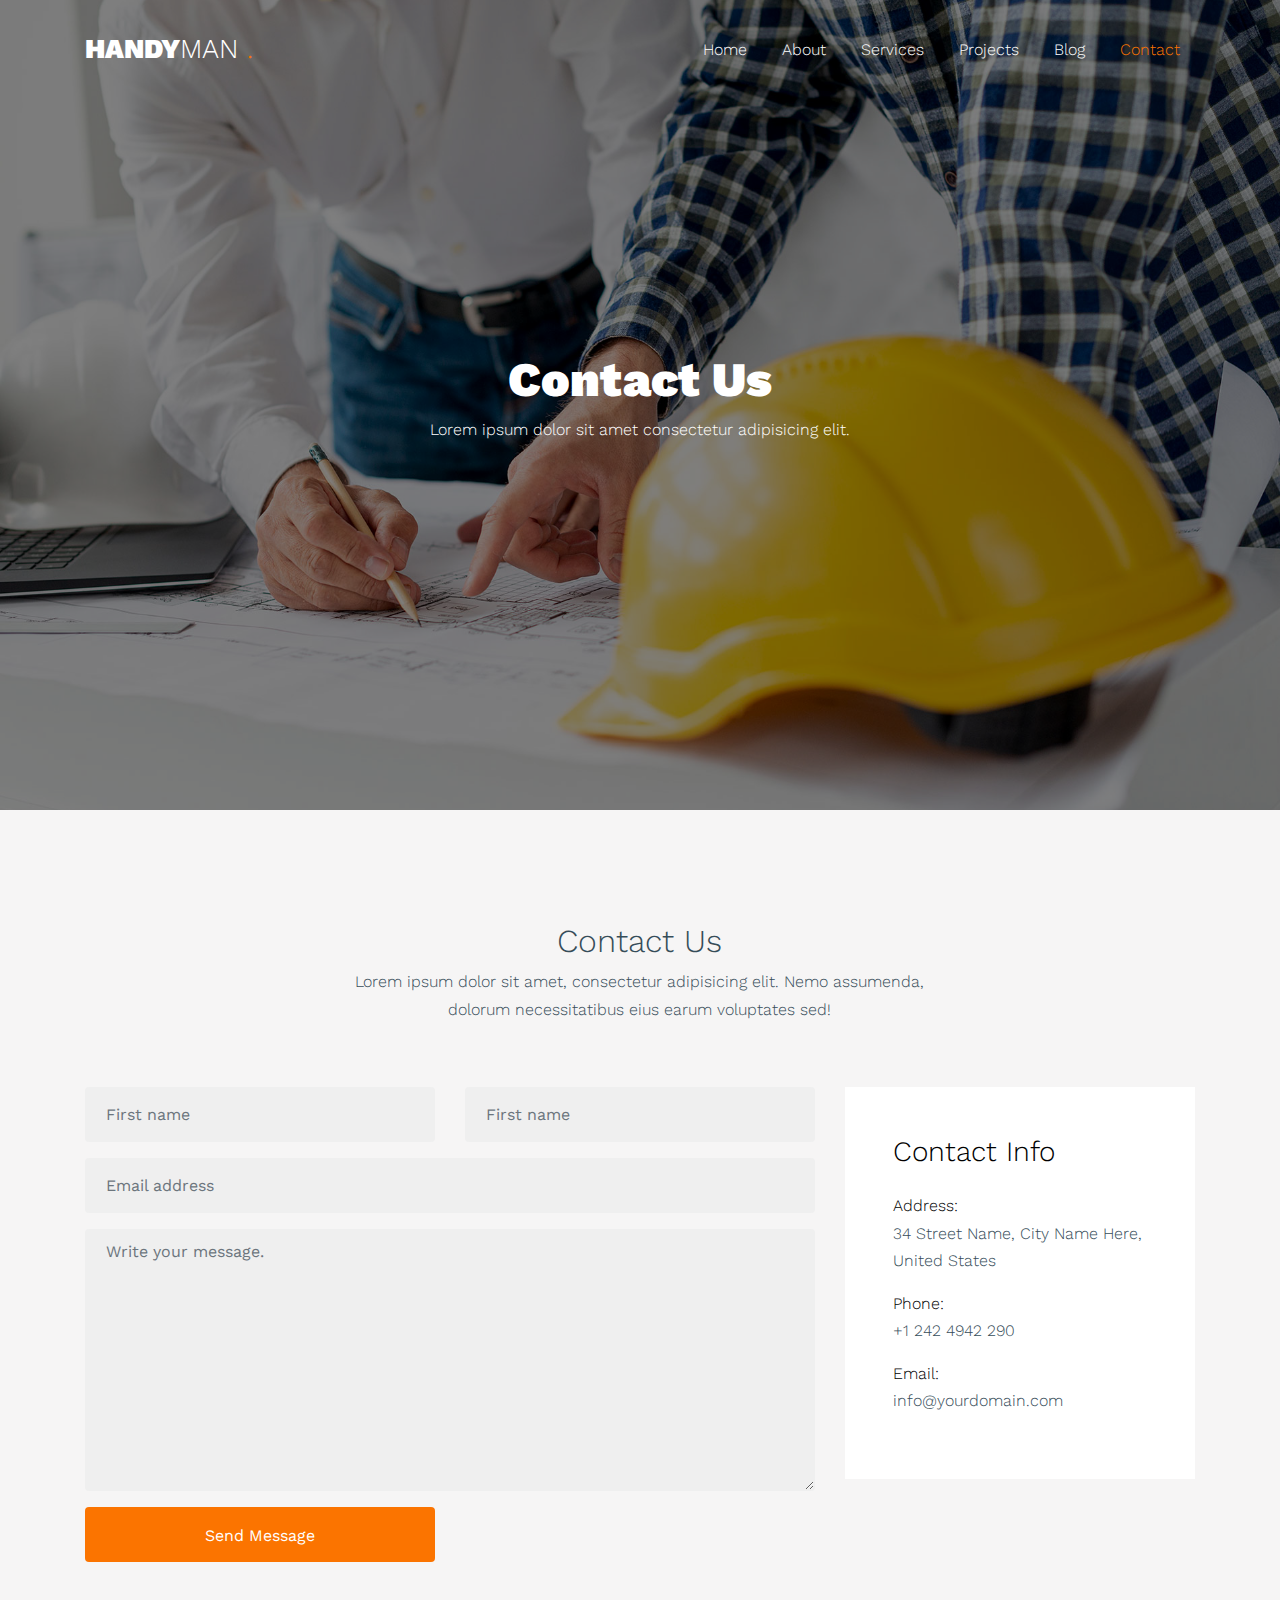
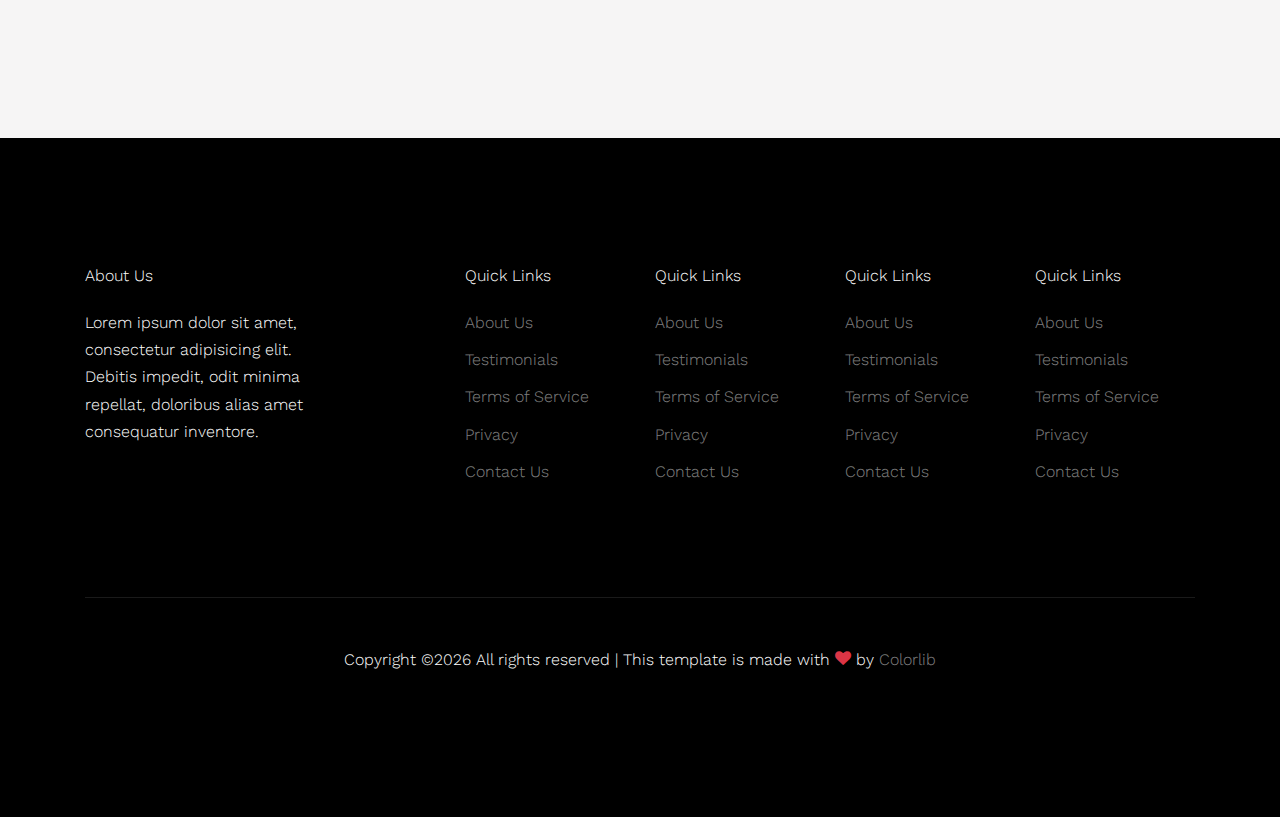
<file: plugins/homepage/contact.html>
<!doctype html>
<html lang="en">

  <head>
    <title>Handyman &mdash; Free Website Template by Colorlib</title>
    <meta charset="utf-8">
    <meta name="viewport" content="width=device-width, initial-scale=1, shrink-to-fit=no">

    <link href="https://fonts.googleapis.com/css?family=Work+Sans:400,500,700&display=swap" rel="stylesheet">

    <link rel="stylesheet" href="fonts/icomoon/style.css">

    <link rel="stylesheet" href="css/bootstrap.min.css">
    <link rel="stylesheet" href="css/bootstrap-datepicker.css">
    <link rel="stylesheet" href="css/jquery.fancybox.min.css">
    <link rel="stylesheet" href="css/owl.carousel.min.css">
    <link rel="stylesheet" href="css/owl.theme.default.min.css">
    <link rel="stylesheet" href="fonts/flaticon/font/flaticon.css">
    <link rel="stylesheet" href="css/aos.css">

    <!-- MAIN CSS -->
    <link rel="stylesheet" href="css/style.css">

  </head>

  <body data-spy="scroll" data-target=".site-navbar-target" data-offset="300">

    
    <div class="site-wrap" id="home-section">

      <div class="site-mobile-menu site-navbar-target">
        <div class="site-mobile-menu-header">
          <div class="site-mobile-menu-close mt-3">
            <span class="icon-close2 js-menu-toggle"></span>
          </div>
        </div>
        <div class="site-mobile-menu-body"></div>
      </div>



      <header class="site-navbar site-navbar-target" role="banner">

        <div class="container">
          <div class="row align-items-center position-relative">

            <div class="col-3 ">
              <div class="site-logo">
                <a href="index.html"><strong>Handy</strong>man <span class="text-primary">.</span> </a>
              </div>
            </div>

            <div class="col-9  text-right">
              

              <span class="d-inline-block d-lg-none"><a href="#" class="text-white site-menu-toggle js-menu-toggle py-5 text-white"><span class="icon-menu h3 text-white"></span></a></span>

              

              <nav class="site-navigation text-right ml-auto d-none d-lg-block" role="navigation">
                <ul class="site-menu main-menu js-clone-nav ml-auto ">
                  <li><a href="index.html" class="nav-link">Home</a></li>
                  <li><a href="about.html" class="nav-link">About</a></li>
                  <li><a href="services.html" class="nav-link">Services</a></li>
                  <li><a href="projects.html" class="nav-link">Projects</a></li>
                  <li><a href="blog.html" class="nav-link">Blog</a></li>
                  <li class="active"><a href="contact.html" class="nav-link">Contact</a></li>

                </ul>
              </nav>
            </div>

            
          </div>
        </div>

      </header>


      <div class="ftco-blocks-cover-1">
      <div class="ftco-cover-1 overlay innerpage" style="background-image: url('images/hero_2.jpg')">
        <div class="container">
          <div class="row align-items-center justify-content-center">
            <div class="col-lg-6 text-center">
              <h1>Contact Us</h1>
              <p>Lorem ipsum dolor sit amet consectetur adipisicing elit.</p>
            </div>
          </div>
        </div>
      </div>
    </div>

    
    
    <div class="site-section bg-light" id="contact-section">
      <div class="container">
        <div class="row justify-content-center text-center">
        <div class="col-7 text-center mb-5">
          <h2>Contact Us</h2>
          <p>Lorem ipsum dolor sit amet, consectetur adipisicing elit. Nemo assumenda, dolorum necessitatibus eius earum voluptates sed!</p>
        </div>
      </div>
        <div class="row">
          <div class="col-lg-8 mb-5" >
            <form action="#" method="post">
              <div class="form-group row">
                <div class="col-md-6 mb-4 mb-lg-0">
                  <input type="text" class="form-control" placeholder="First name">
                </div>
                <div class="col-md-6">
                  <input type="text" class="form-control" placeholder="First name">
                </div>
              </div>

              <div class="form-group row">
                <div class="col-md-12">
                  <input type="text" class="form-control" placeholder="Email address">
                </div>
              </div>

              <div class="form-group row">
                <div class="col-md-12">
                  <textarea name="" id="" class="form-control" placeholder="Write your message." cols="30" rows="10"></textarea>
                </div>
              </div>
              <div class="form-group row">
                <div class="col-md-6 mr-auto">
                  <input type="submit" class="btn btn-block btn-primary text-white py-3 px-5" value="Send Message">
                </div>
              </div>
            </form>
          </div>
          <div class="col-lg-4 ml-auto">
            <div class="bg-white p-3 p-md-5">
              <h3 class="text-black mb-4">Contact Info</h3>
              <ul class="list-unstyled footer-link">
                <li class="d-block mb-3">
                  <span class="d-block text-black">Address:</span>
                  <span>34 Street Name, City Name Here, United States</span></li>
                <li class="d-block mb-3"><span class="d-block text-black">Phone:</span><span>+1 242 4942 290</span></li>
                <li class="d-block mb-3"><span class="d-block text-black">Email:</span><span>info@yourdomain.com</span></li>
              </ul>
            </div>
          </div>
        </div>
      </div>
    </div>

    
    
    <footer class="site-footer">
      <div class="container">
        <div class="row">
          <div class="col-lg-3">
            <h2 class="footer-heading mb-4">About Us</h2>
                <p>Lorem ipsum dolor sit amet, consectetur adipisicing elit. Debitis impedit, odit minima repellat, doloribus alias amet consequatur inventore.</p>
          </div>
          <div class="col-lg-8 ml-auto">
            <div class="row">
              <div class="col-lg-3">
                <h2 class="footer-heading mb-4">Quick Links</h2>
                <ul class="list-unstyled">
                  <li><a href="#">About Us</a></li>
                  <li><a href="#">Testimonials</a></li>
                  <li><a href="#">Terms of Service</a></li>
                  <li><a href="#">Privacy</a></li>
                  <li><a href="#">Contact Us</a></li>
                </ul>
              </div>
              <div class="col-lg-3">
                <h2 class="footer-heading mb-4">Quick Links</h2>
                <ul class="list-unstyled">
                  <li><a href="#">About Us</a></li>
                  <li><a href="#">Testimonials</a></li>
                  <li><a href="#">Terms of Service</a></li>
                  <li><a href="#">Privacy</a></li>
                  <li><a href="#">Contact Us</a></li>
                </ul>
              </div>
              <div class="col-lg-3">
                <h2 class="footer-heading mb-4">Quick Links</h2>
                <ul class="list-unstyled">
                  <li><a href="#">About Us</a></li>
                  <li><a href="#">Testimonials</a></li>
                  <li><a href="#">Terms of Service</a></li>
                  <li><a href="#">Privacy</a></li>
                  <li><a href="#">Contact Us</a></li>
                </ul>
              </div>
              <div class="col-lg-3">
                <h2 class="footer-heading mb-4">Quick Links</h2>
                <ul class="list-unstyled">
                  <li><a href="#">About Us</a></li>
                  <li><a href="#">Testimonials</a></li>
                  <li><a href="#">Terms of Service</a></li>
                  <li><a href="#">Privacy</a></li>
                  <li><a href="#">Contact Us</a></li>
                </ul>
              </div>
            </div>
          </div>
        </div>
        <div class="row pt-5 mt-5 text-center">
          <div class="col-md-12">
            <div class="border-top pt-5">
              <p>
            <!-- Link back to Colorlib can't be removed. Template is licensed under CC BY 3.0. -->
            Copyright &copy;<script>document.write(new Date().getFullYear());</script> All rights reserved | This template is made with <i class="icon-heart text-danger" aria-hidden="true"></i> by <a href="https://colorlib.com" target="_blank" >Colorlib</a>
            <!-- Link back to Colorlib can't be removed. Template is licensed under CC BY 3.0. -->
            </p>
            </div>
          </div>

        </div>
      </div>
    </footer>

    </div>

    <script src="js/jquery-3.3.1.min.js"></script>
    <script src="js/popper.min.js"></script>
    <script src="js/bootstrap.min.js"></script>
    <script src="js/owl.carousel.min.js"></script>
    <script src="js/jquery.sticky.js"></script>
    <script src="js/jquery.waypoints.min.js"></script>
    <script src="js/jquery.animateNumber.min.js"></script>
    <script src="js/jquery.fancybox.min.js"></script>
    <script src="js/jquery.easing.1.3.js"></script>
    <script src="js/bootstrap-datepicker.min.js"></script>
    <script src="js/aos.js"></script>

    <script src="js/main.js"></script>

  </body>

</html>
</file>
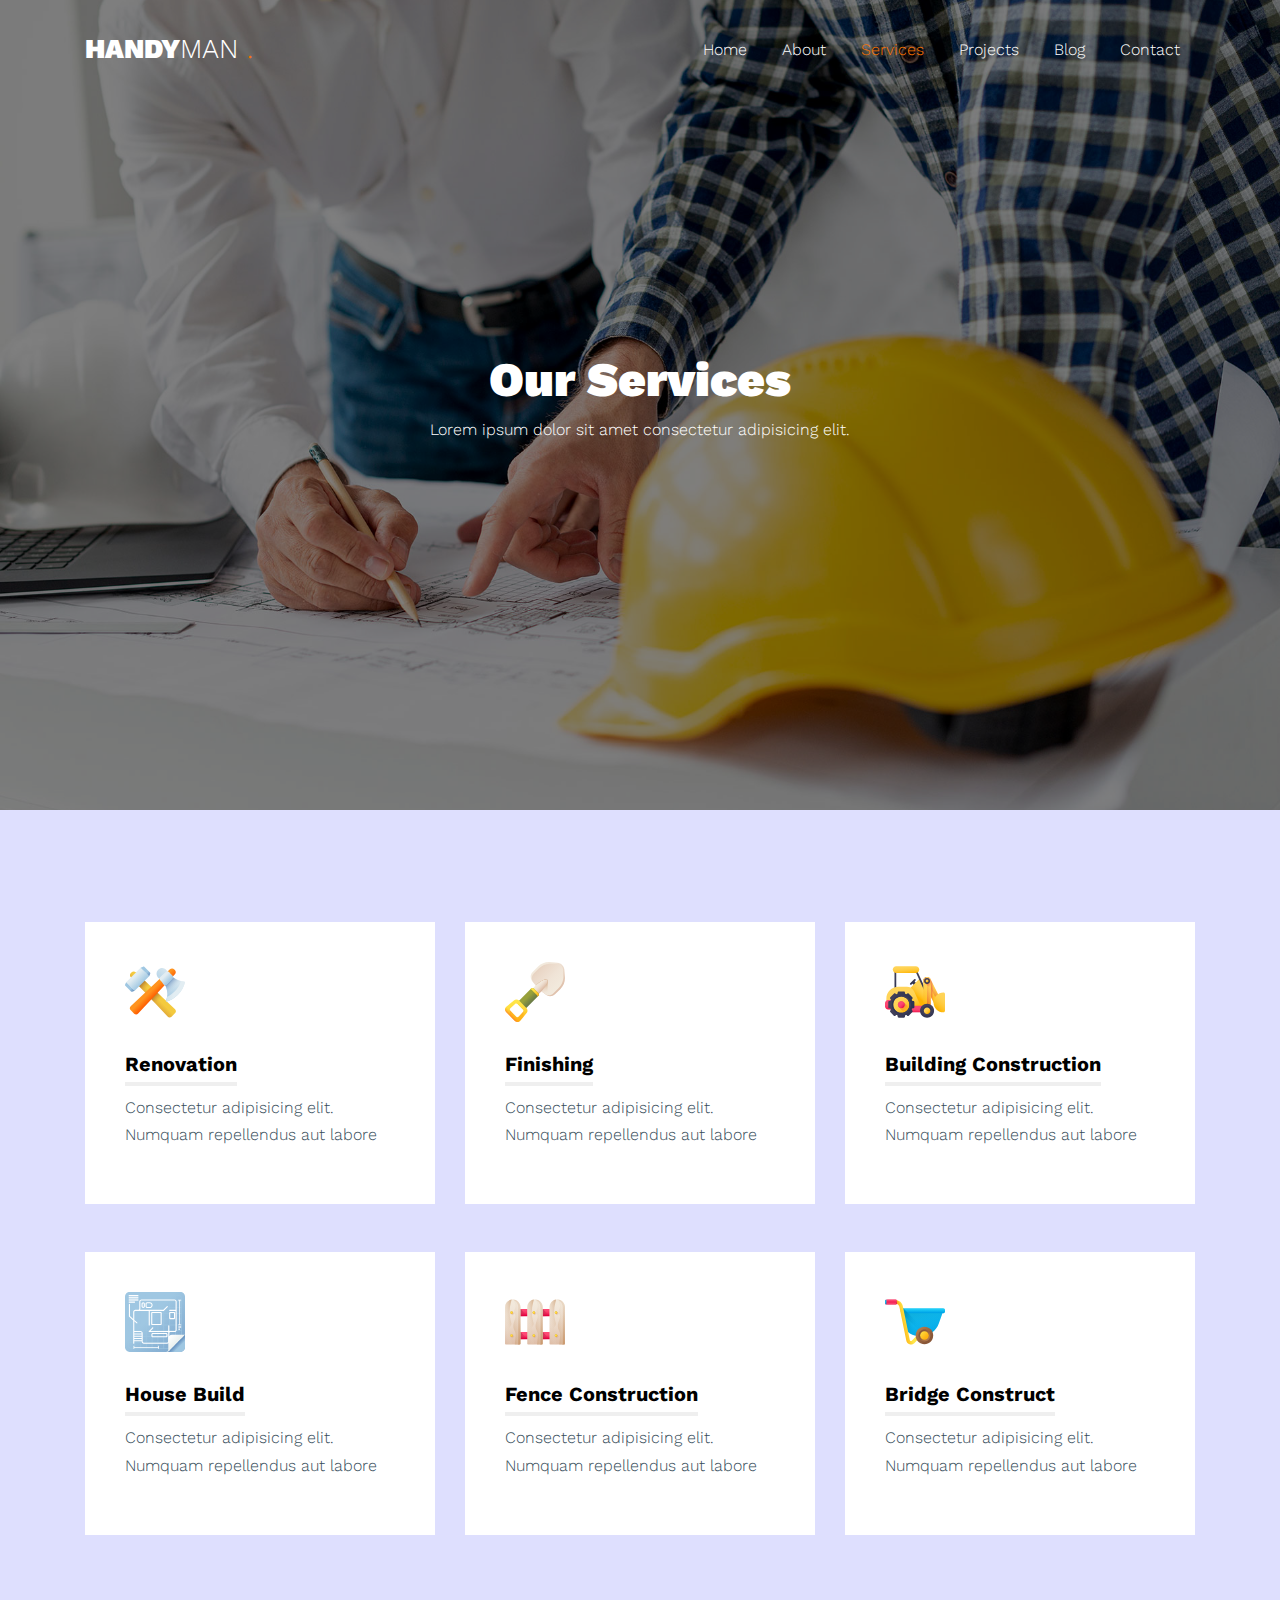
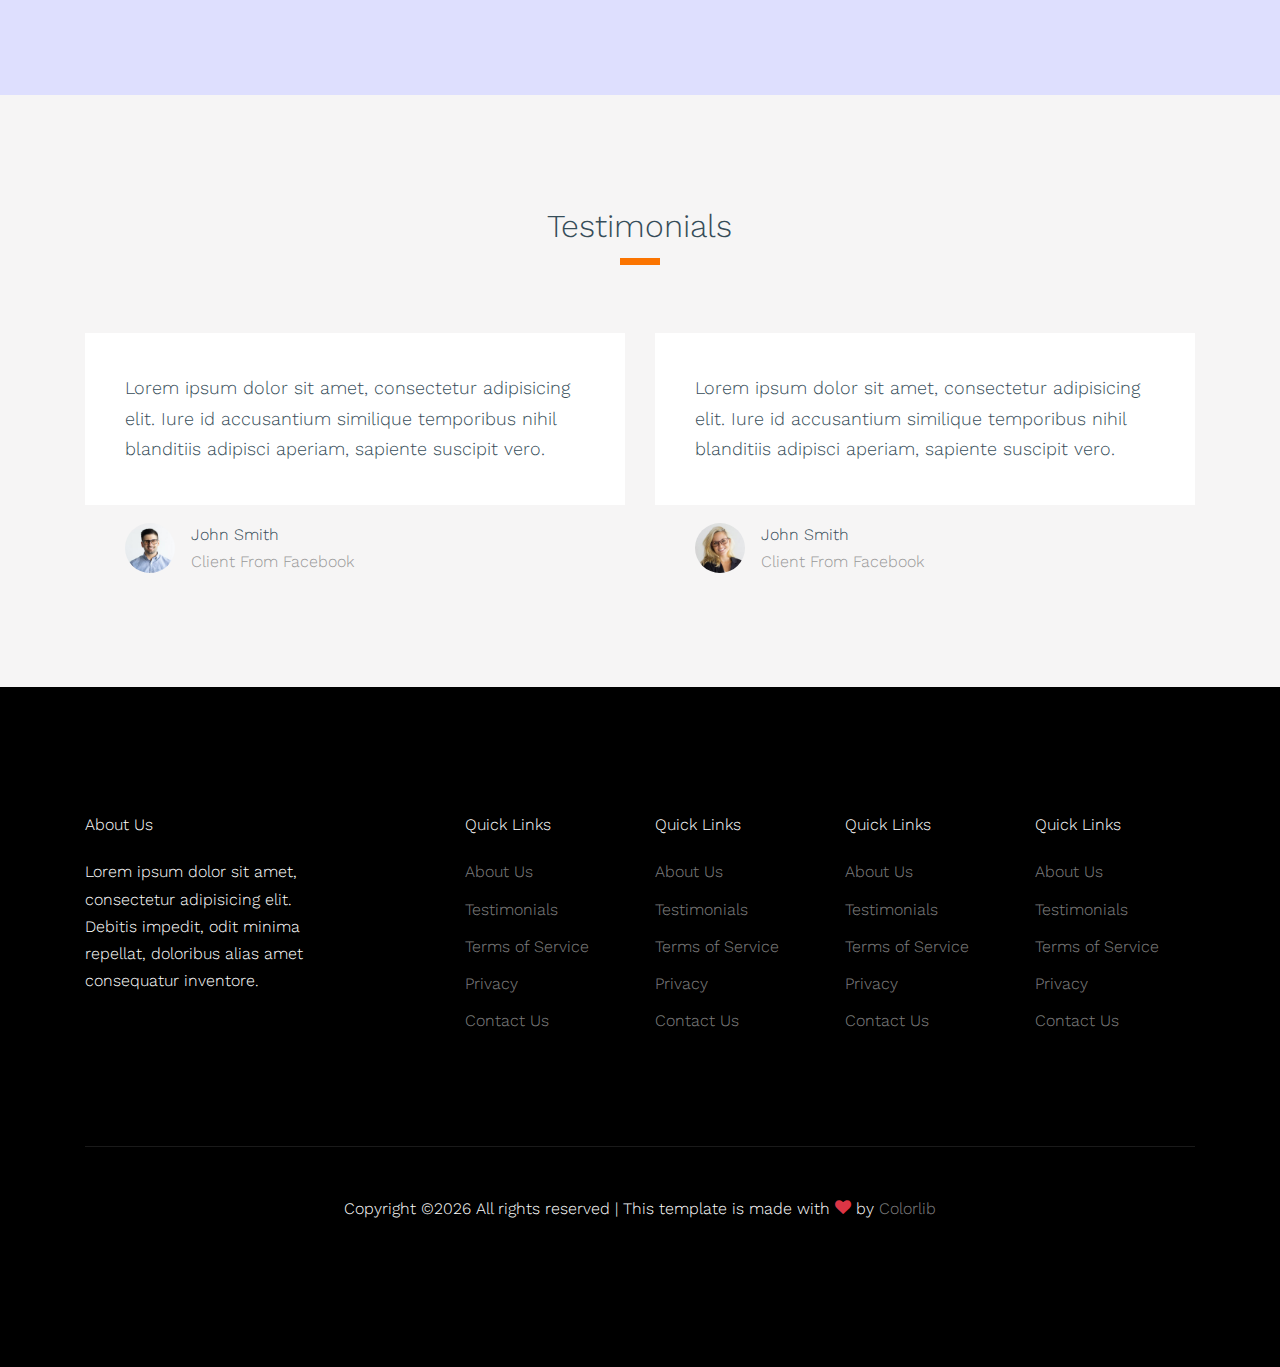
<file: plugins/homepage/services.html>
<!doctype html>
<html lang="en">

  <head>
    <title>Handyman &mdash; Free Website Template by Colorlib</title>
    <meta charset="utf-8">
    <meta name="viewport" content="width=device-width, initial-scale=1, shrink-to-fit=no">

    <link href="https://fonts.googleapis.com/css?family=Work+Sans:400,500,700&display=swap" rel="stylesheet">

    <link rel="stylesheet" href="fonts/icomoon/style.css">

    <link rel="stylesheet" href="css/bootstrap.min.css">
    <link rel="stylesheet" href="css/bootstrap-datepicker.css">
    <link rel="stylesheet" href="css/jquery.fancybox.min.css">
    <link rel="stylesheet" href="css/owl.carousel.min.css">
    <link rel="stylesheet" href="css/owl.theme.default.min.css">
    <link rel="stylesheet" href="fonts/flaticon/font/flaticon.css">
    <link rel="stylesheet" href="css/aos.css">

    <!-- MAIN CSS -->
    <link rel="stylesheet" href="css/style.css">

  </head>

  <body data-spy="scroll" data-target=".site-navbar-target" data-offset="300">

    
    <div class="site-wrap" id="home-section">

      <div class="site-mobile-menu site-navbar-target">
        <div class="site-mobile-menu-header">
          <div class="site-mobile-menu-close mt-3">
            <span class="icon-close2 js-menu-toggle"></span>
          </div>
        </div>
        <div class="site-mobile-menu-body"></div>
      </div>



      <header class="site-navbar site-navbar-target" role="banner">

        <div class="container">
          <div class="row align-items-center position-relative">

            <div class="col-3 ">
              <div class="site-logo">
                <a href="index.html"><strong>Handy</strong>man <span class="text-primary">.</span> </a>
              </div>
            </div>

            <div class="col-9  text-right">
              

              <span class="d-inline-block d-lg-none"><a href="#" class="text-white site-menu-toggle js-menu-toggle py-5 text-white"><span class="icon-menu h3 text-white"></span></a></span>

              

              <nav class="site-navigation text-right ml-auto d-none d-lg-block" role="navigation">
                <ul class="site-menu main-menu js-clone-nav ml-auto ">
                  <li><a href="index.html" class="nav-link">Home</a></li>
                  <li><a href="about.html" class="nav-link">About</a></li>
                  <li class="active"><a href="services.html" class="nav-link">Services</a></li>
                  <li><a href="projects.html" class="nav-link">Projects</a></li>
                  <li><a href="blog.html" class="nav-link">Blog</a></li>
                  <li><a href="contact.html" class="nav-link">Contact</a></li>

                </ul>
              </nav>
            </div>

            
          </div>
        </div>

      </header>


      <div class="ftco-blocks-cover-1">
      <div class="ftco-cover-1 overlay innerpage" style="background-image: url('images/hero_2.jpg')">
        <div class="container">
          <div class="row align-items-center justify-content-center">
            <div class="col-lg-6 text-center">
              <h1>Our Services</h1>
              <p>Lorem ipsum dolor sit amet consectetur adipisicing elit.</p>
            </div>
          </div>
        </div>
      </div>
    </div>

    
    
    <div class="site-section" style="background-color: #dedffe;">
      <div class="container">
        <div class="row align-items-stretch">
          <div class="col-md-6 mb-5 mb-lg-5 col-lg-4">
            <div class="service-2 h-100">
              <div class="svg">
                <img src="images/flaticon/svg/001-renovation.svg" alt="Image" class="">
              </div>

              <h3><span>Renovation</span></h3>
              <p>Consectetur adipisicing elit. Numquam repellendus aut labore</p>

            </div>
          </div>
          <div class="col-md-6 mb-5 mb-lg-5 col-lg-4">
            <div class="service-2 h-100">
              <div class="svg">
                <img src="images/flaticon/svg/002-shovel.svg" alt="Image" class="">
              </div>

              <h3><span>Finishing</span></h3>
              <p>Consectetur adipisicing elit. Numquam repellendus aut labore</p>

            </div>
          </div>
          <div class="col-md-6 mb-5 mb-lg-5 col-lg-4">
            <div class="service-2 h-100">
              <div class="svg">
                <img src="images/flaticon/svg/003-bulldozer.svg" alt="Image" class="">
              </div>

              <h3><span>Building Construction</span></h3>
              <p>Consectetur adipisicing elit. Numquam repellendus aut labore</p>

            </div>
          </div>


          <div class="col-md-6 mb-5 mb-lg-5 col-lg-4">
            <div class="service-2 h-100">
              <div class="svg">
                <img src="images/flaticon/svg/004-house-plan.svg" alt="Image" class="">
              </div>

              <h3><span>House Build</span></h3>
              <p>Consectetur adipisicing elit. Numquam repellendus aut labore</p>

            </div>
          </div>
          <div class="col-md-6 mb-5 mb-lg-5 col-lg-4">
            <div class="service-2 h-100">
              <div class="svg">
                <img src="images/flaticon/svg/005-fence.svg" alt="Image" class="">
              </div>

              <h3><span>Fence Construction</span></h3>
              <p>Consectetur adipisicing elit. Numquam repellendus aut labore</p>

            </div>
          </div>
          <div class="col-md-6 mb-5 mb-lg-5 col-lg-4">
            <div class="service-2 h-100">
              <div class="svg">
                <img src="images/flaticon/svg/006-wheelbarrow.svg" alt="Image" class="">
              </div>

              <h3><span>Bridge Construct</span></h3>
              <p>Consectetur adipisicing elit. Numquam repellendus aut labore</p>

            </div>
          </div>

        </div>
      </div>
    </div>

    
    <div class="site-section bg-light">
      <div class="container">
        <div class="row mb-5">
          <div class="col-md-4 mx-auto">
            <h2 class="line-bottom text-center">Testimonials</h2>
          </div>
        </div>
        <div class="row">
          <div class="col-lg-6">
            <div class="testimonial-3">
              <blockquote>Lorem ipsum dolor sit amet, consectetur adipisicing elit. Iure id accusantium similique temporibus nihil blanditiis adipisci aperiam, sapiente suscipit vero.</blockquote>
              <div class="vcard d-flex align-items-center">
                <div class="img-wrap mr-3">
                  <img src="images/person_1.jpg" alt="Image" class="img-fluid">
                </div>
                <div>
                  <span class="d-block">John Smith</span>
                  <span class="position">Client From Facebook</span>
                </div>
              </div>
            </div>
          </div>
          <div class="col-lg-6">
            <div class="testimonial-3">
              <blockquote>Lorem ipsum dolor sit amet, consectetur adipisicing elit. Iure id accusantium similique temporibus nihil blanditiis adipisci aperiam, sapiente suscipit vero.</blockquote>
              <div class="vcard d-flex align-items-center">
                <div class="img-wrap mr-3">
                  <img src="images/person_2.jpg" alt="Image" class="img-fluid">
                </div>
                <div>
                  <span class="d-block">John Smith</span>
                  <span class="position">Client From Facebook</span>
                </div>
              </div>
            </div>
          </div>
        </div>
      </div>
    </div>

    

    <footer class="site-footer">
      <div class="container">
        <div class="row">
          <div class="col-lg-3">
            <h2 class="footer-heading mb-4">About Us</h2>
                <p>Lorem ipsum dolor sit amet, consectetur adipisicing elit. Debitis impedit, odit minima repellat, doloribus alias amet consequatur inventore.</p>
          </div>
          <div class="col-lg-8 ml-auto">
            <div class="row">
              <div class="col-lg-3">
                <h2 class="footer-heading mb-4">Quick Links</h2>
                <ul class="list-unstyled">
                  <li><a href="#">About Us</a></li>
                  <li><a href="#">Testimonials</a></li>
                  <li><a href="#">Terms of Service</a></li>
                  <li><a href="#">Privacy</a></li>
                  <li><a href="#">Contact Us</a></li>
                </ul>
              </div>
              <div class="col-lg-3">
                <h2 class="footer-heading mb-4">Quick Links</h2>
                <ul class="list-unstyled">
                  <li><a href="#">About Us</a></li>
                  <li><a href="#">Testimonials</a></li>
                  <li><a href="#">Terms of Service</a></li>
                  <li><a href="#">Privacy</a></li>
                  <li><a href="#">Contact Us</a></li>
                </ul>
              </div>
              <div class="col-lg-3">
                <h2 class="footer-heading mb-4">Quick Links</h2>
                <ul class="list-unstyled">
                  <li><a href="#">About Us</a></li>
                  <li><a href="#">Testimonials</a></li>
                  <li><a href="#">Terms of Service</a></li>
                  <li><a href="#">Privacy</a></li>
                  <li><a href="#">Contact Us</a></li>
                </ul>
              </div>
              <div class="col-lg-3">
                <h2 class="footer-heading mb-4">Quick Links</h2>
                <ul class="list-unstyled">
                  <li><a href="#">About Us</a></li>
                  <li><a href="#">Testimonials</a></li>
                  <li><a href="#">Terms of Service</a></li>
                  <li><a href="#">Privacy</a></li>
                  <li><a href="#">Contact Us</a></li>
                </ul>
              </div>
            </div>
          </div>
        </div>
        <div class="row pt-5 mt-5 text-center">
          <div class="col-md-12">
            <div class="border-top pt-5">
              <p>
            <!-- Link back to Colorlib can't be removed. Template is licensed under CC BY 3.0. -->
            Copyright &copy;<script>document.write(new Date().getFullYear());</script> All rights reserved | This template is made with <i class="icon-heart text-danger" aria-hidden="true"></i> by <a href="https://colorlib.com" target="_blank" >Colorlib</a>
            <!-- Link back to Colorlib can't be removed. Template is licensed under CC BY 3.0. -->
            </p>
            </div>
          </div>

        </div>
      </div>
    </footer>

    </div>

    <script src="js/jquery-3.3.1.min.js"></script>
    <script src="js/popper.min.js"></script>
    <script src="js/bootstrap.min.js"></script>
    <script src="js/owl.carousel.min.js"></script>
    <script src="js/jquery.sticky.js"></script>
    <script src="js/jquery.waypoints.min.js"></script>
    <script src="js/jquery.animateNumber.min.js"></script>
    <script src="js/jquery.fancybox.min.js"></script>
    <script src="js/jquery.easing.1.3.js"></script>
    <script src="js/bootstrap-datepicker.min.js"></script>
    <script src="js/aos.js"></script>

    <script src="js/main.js"></script>

  </body>

</html>
</file>
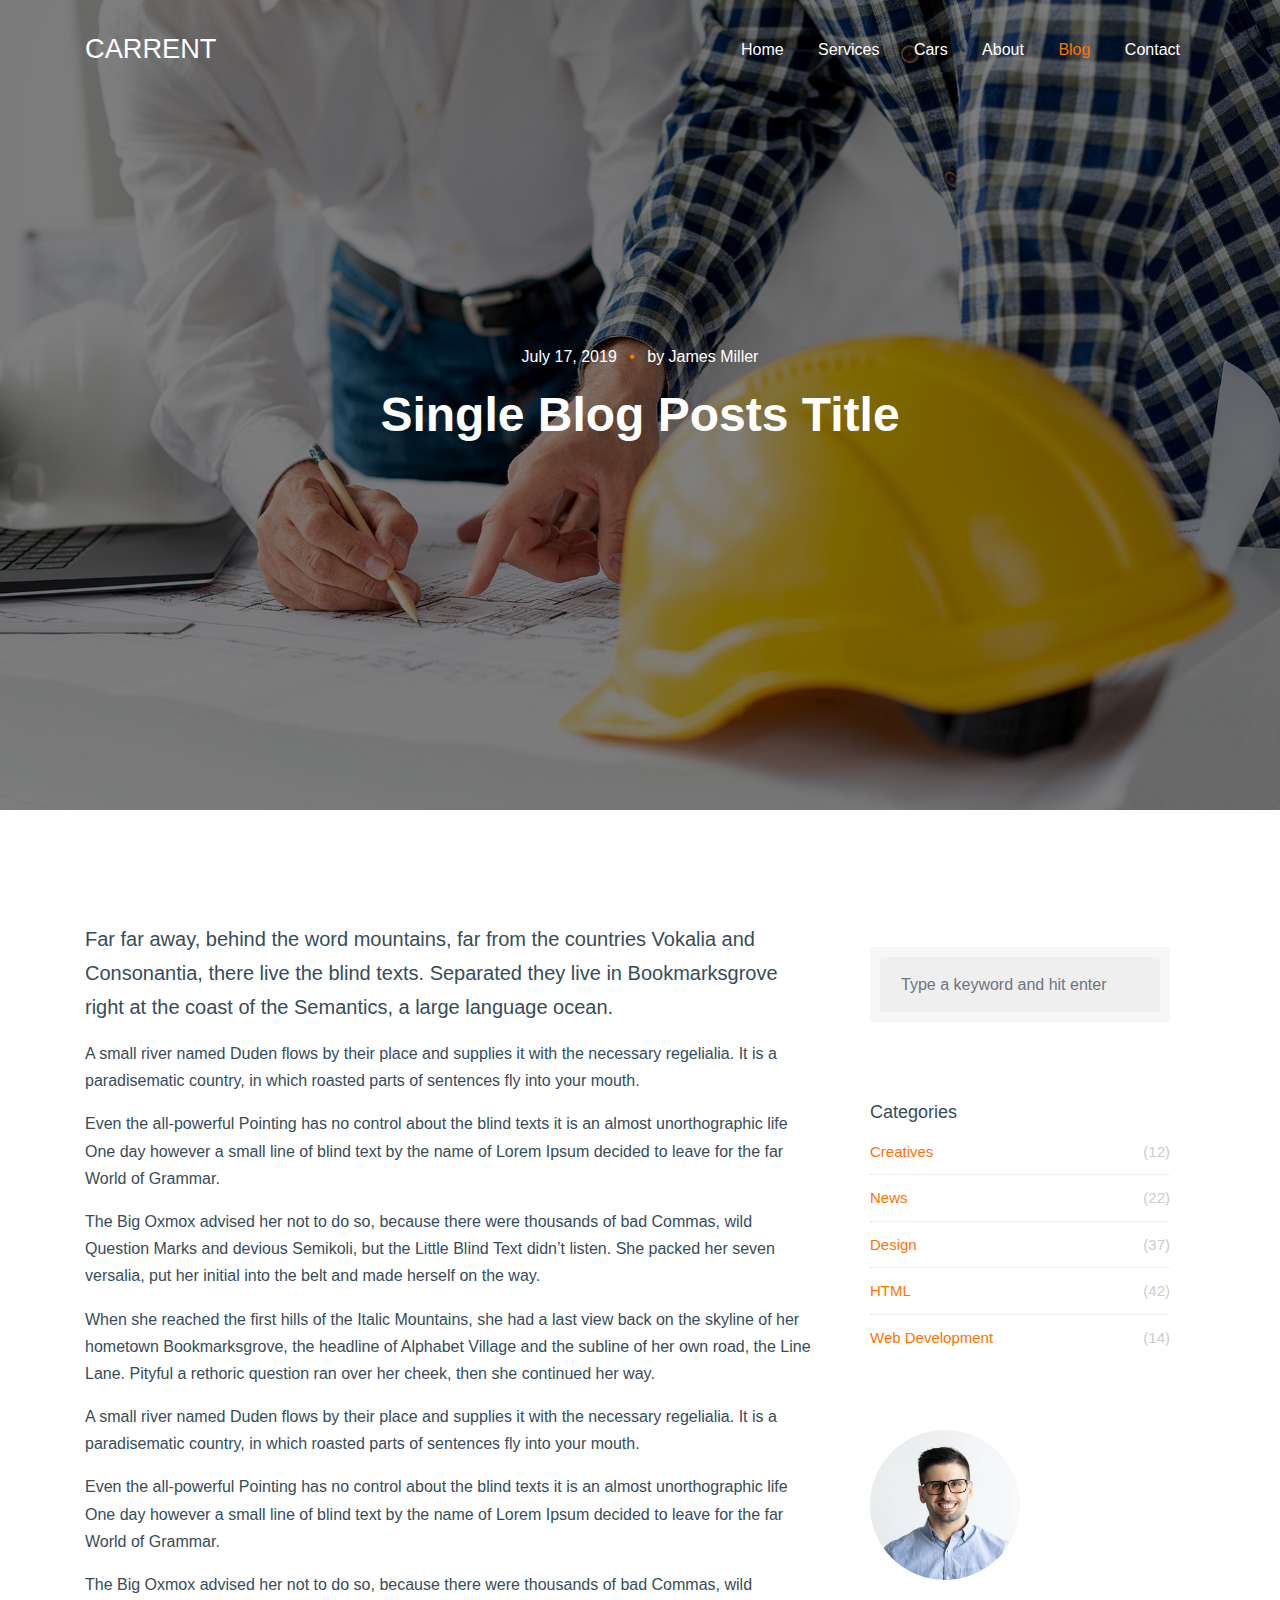
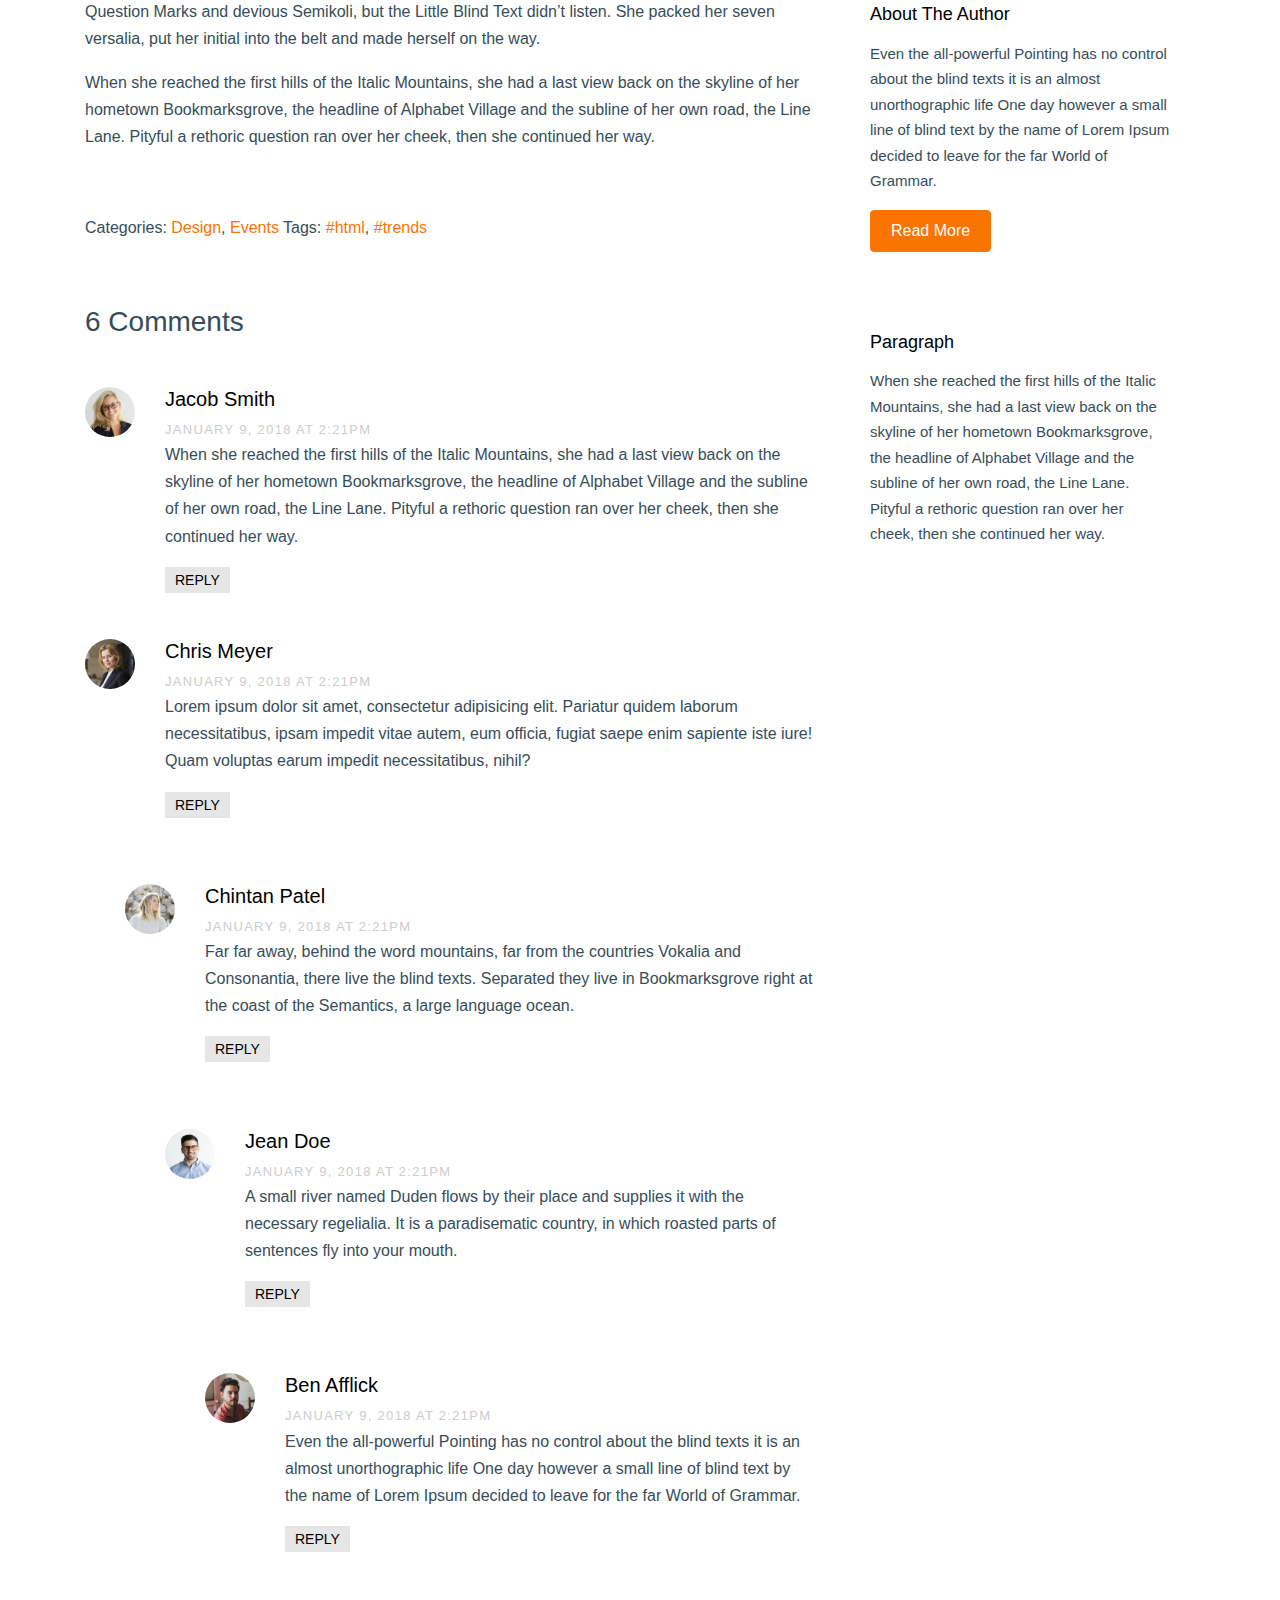
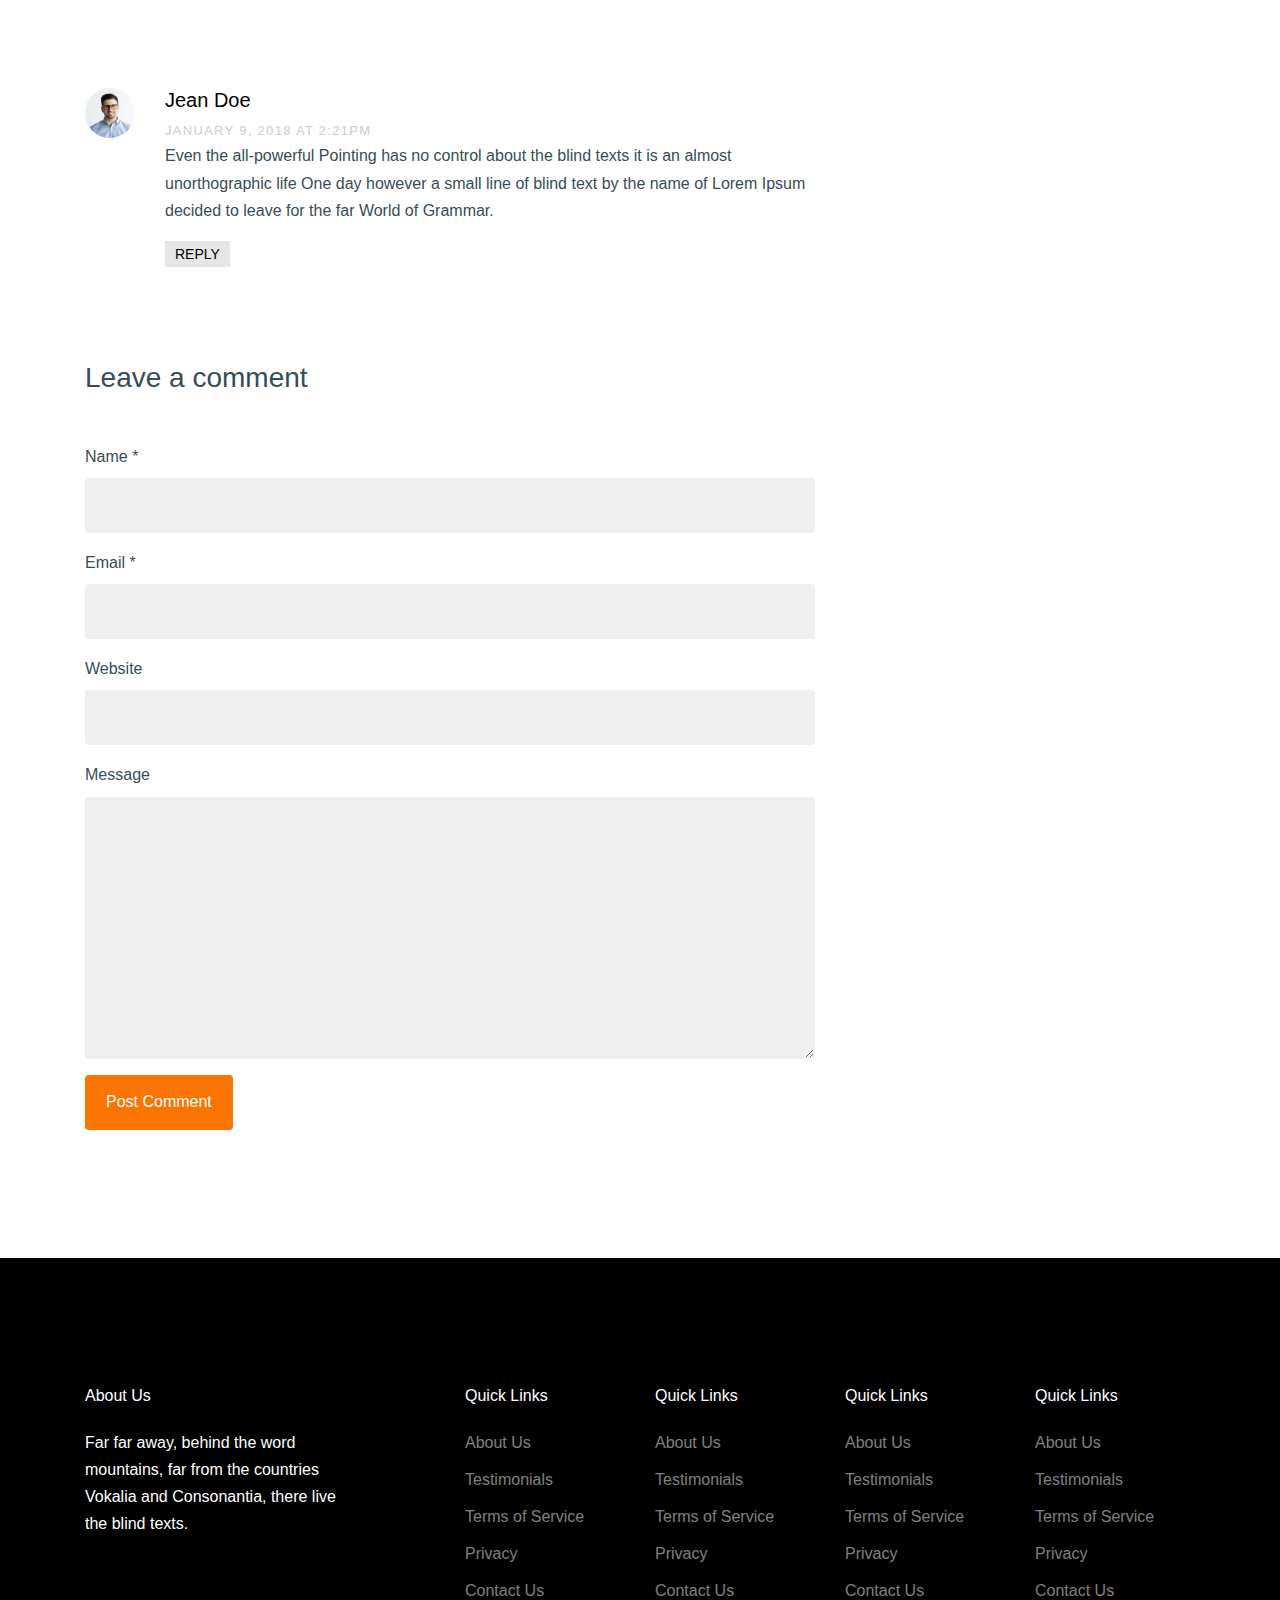
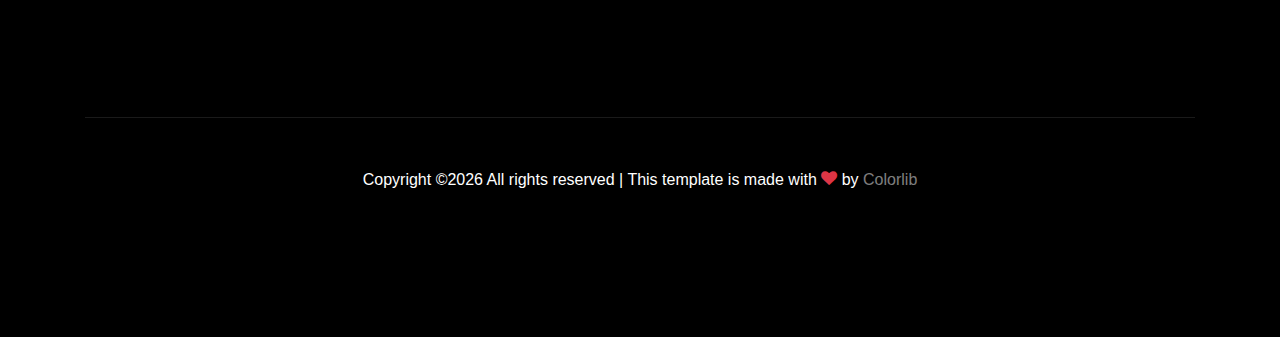
<file: plugins/homepage/single.html>
<!doctype html>
<html lang="en">

  <head>
    <title>Car Rent &mdash; Free Website Template by Free-Template.co</title>
    <meta charset="utf-8">
    <meta name="viewport" content="width=device-width, initial-scale=1, shrink-to-fit=no">

    <link href="https://fonts.googleapis.com/css?family=DM+Sans:300,400,700&display=swap" rel="stylesheet">

    <link rel="stylesheet" href="fonts/icomoon/style.css">

    <link rel="stylesheet" href="css/bootstrap.min.css">
    <link rel="stylesheet" href="css/bootstrap-datepicker.css">
    <link rel="stylesheet" href="css/jquery.fancybox.min.css">
    <link rel="stylesheet" href="css/owl.carousel.min.css">
    <link rel="stylesheet" href="css/owl.theme.default.min.css">
    <link rel="stylesheet" href="fonts/flaticon/font/flaticon.css">
    <link rel="stylesheet" href="css/aos.css">

    <!-- MAIN CSS -->
    <link rel="stylesheet" href="css/style.css">

  </head>

  <body data-spy="scroll" data-target=".site-navbar-target" data-offset="300">

    
    <div class="site-wrap" id="home-section">

      <div class="site-mobile-menu site-navbar-target">
        <div class="site-mobile-menu-header">
          <div class="site-mobile-menu-close mt-3">
            <span class="icon-close2 js-menu-toggle"></span>
          </div>
        </div>
        <div class="site-mobile-menu-body"></div>
      </div>



      <header class="site-navbar site-navbar-target" role="banner">

        <div class="container">
          <div class="row align-items-center position-relative">

            <div class="col-3 ">
              <div class="site-logo">
                <a href="index.html">CarRent</a>
              </div>
            </div>

            <div class="col-9  text-right">
              

              <span class="d-inline-block d-lg-none"><a href="#" class="text-white site-menu-toggle js-menu-toggle py-5 text-white"><span class="icon-menu h3 text-white"></span></a></span>

              

              <nav class="site-navigation text-right ml-auto d-none d-lg-block" role="navigation">
                <ul class="site-menu main-menu js-clone-nav ml-auto ">
                  <li><a href="index.html" class="nav-link">Home</a></li>
                  <li><a href="services.html" class="nav-link">Services</a></li>
                  <li><a href="cars.html" class="nav-link">Cars</a></li>
                  <li><a href="about.html" class="nav-link">About</a></li>
                  <li class="active"><a href="blog.html" class="nav-link">Blog</a></li>
                  <li><a href="contact.html" class="nav-link">Contact</a></li>
                </ul>
              </nav>
            </div>

            
          </div>
        </div>

      </header>

    <div class="ftco-blocks-cover-1">
      <div class="ftco-cover-1 innerpage overlay" style="background-image: url('images/hero_2.jpg')">
        <div class="container">
          <div class="row align-items-center justify-content-center">
            <div class="col-lg-6 text-center">
              <span class="d-block mb-3 text-white" data-aos="fade-up">July 17, 2019 <span class="mx-2 text-primary">&bullet;</span> by James Miller</span>
                <h1 class="mb-4" data-aos="fade-up" data-aos-delay="100">Single Blog Posts Title</h1>
            </div>
          </div>
        </div>
      </div>
    </div>


    <div class="site-section">
      <div class="container">
        <div class="row">
          <div class="col-md-8 blog-content">
            <p class="lead">Far far away, behind the word mountains, far from the countries Vokalia and Consonantia, there live the blind texts. Separated they live in Bookmarksgrove right at the coast of the Semantics, a large language ocean.</p>
            <p>A small river named Duden flows by their place and supplies it with the necessary regelialia. It is a paradisematic country, in which roasted parts of sentences fly into your mouth.</p>

            <blockquote><p>Even the all-powerful Pointing has no control about the blind texts it is an almost unorthographic life One day however a small line of blind text by the name of Lorem Ipsum decided to leave for the far World of Grammar.</p></blockquote>

            <p>The Big Oxmox advised her not to do so, because there were thousands of bad Commas, wild Question Marks and devious Semikoli, but the Little Blind Text didn’t listen. She packed her seven versalia, put her initial into the belt and made herself on the way.</p>

            <p>When she reached the first hills of the Italic Mountains, she had a last view back on the skyline of her hometown Bookmarksgrove, the headline of Alphabet Village and the subline of her own road, the Line Lane. Pityful a rethoric question ran over her cheek, then she continued her way.</p>

            <p>A small river named Duden flows by their place and supplies it with the necessary regelialia. It is a paradisematic country, in which roasted parts of sentences fly into your mouth.</p>

            <blockquote><p>Even the all-powerful Pointing has no control about the blind texts it is an almost unorthographic life One day however a small line of blind text by the name of Lorem Ipsum decided to leave for the far World of Grammar.</p></blockquote>

            <p>The Big Oxmox advised her not to do so, because there were thousands of bad Commas, wild Question Marks and devious Semikoli, but the Little Blind Text didn’t listen. She packed her seven versalia, put her initial into the belt and made herself on the way.</p>
            
            <p>When she reached the first hills of the Italic Mountains, she had a last view back on the skyline of her hometown Bookmarksgrove, the headline of Alphabet Village and the subline of her own road, the Line Lane. Pityful a rethoric question ran over her cheek, then she continued her way.</p>


            <div class="pt-5">
              <p>Categories:  <a href="#">Design</a>, <a href="#">Events</a>  Tags: <a href="#">#html</a>, <a href="#">#trends</a></p>
            </div>


            <div class="pt-5">
              <h3 class="mb-5">6 Comments</h3>
              <ul class="comment-list">
                <li class="comment">
                  <div class="vcard bio">
                    <img src="images/person_2.jpg" alt="Free Website Template by Free-Template.co">
                  </div>
                  <div class="comment-body">
                    <h3>Jacob Smith</h3>
                    <div class="meta">January 9, 2018 at 2:21pm</div>
                    <p>When she reached the first hills of the Italic Mountains, she had a last view back on the skyline of her hometown Bookmarksgrove, the headline of Alphabet Village and the subline of her own road, the Line Lane. Pityful a rethoric question ran over her cheek, then she continued her way.</p>
                    <p><a href="#" class="reply">Reply</a></p>
                  </div>
                </li>

                <li class="comment">
                  <div class="vcard bio">
                    <img src="images/person_3.jpg" alt="Free Website Template by Free-Template.co">
                  </div>
                  <div class="comment-body">
                    <h3>Chris Meyer</h3>
                    <div class="meta">January 9, 2018 at 2:21pm</div>
                    <p>Lorem ipsum dolor sit amet, consectetur adipisicing elit. Pariatur quidem laborum necessitatibus, ipsam impedit vitae autem, eum officia, fugiat saepe enim sapiente iste iure! Quam voluptas earum impedit necessitatibus, nihil?</p>
                    <p><a href="#" class="reply">Reply</a></p>
                  </div>

                  <ul class="children">
                    <li class="comment">
                      <div class="vcard bio">
                        <img src="images/person_5.jpg" alt="Free Website Template by Free-Template.co">
                      </div>
                      <div class="comment-body">
                        <h3>Chintan Patel</h3>
                        <div class="meta">January 9, 2018 at 2:21pm</div>
                        <p>Far far away, behind the word mountains, far from the countries Vokalia and Consonantia, there live the blind texts. Separated they live in Bookmarksgrove right at the coast of the Semantics, a large language ocean.</p>
                        <p><a href="#" class="reply">Reply</a></p>
                      </div>


                      <ul class="children">
                        <li class="comment">
                          <div class="vcard bio">
                            <img src="images/person_1.jpg" alt="Free Website Template by Free-Template.co">
                          </div>
                          <div class="comment-body">
                            <h3>Jean Doe</h3>
                            <div class="meta">January 9, 2018 at 2:21pm</div>
                            <p>A small river named Duden flows by their place and supplies it with the necessary regelialia. It is a paradisematic country, in which roasted parts of sentences fly into your mouth.</p>
                            <p><a href="#" class="reply">Reply</a></p>
                          </div>

                            <ul class="children">
                              <li class="comment">
                                <div class="vcard bio">
                                  <img src="images/person_4.jpg" alt="Free Website Template by Free-Template.co">
                                </div>
                                <div class="comment-body">
                                  <h3>Ben Afflick</h3>
                                  <div class="meta">January 9, 2018 at 2:21pm</div>
                                  <p>Even the all-powerful Pointing has no control about the blind texts it is an almost unorthographic life One day however a small line of blind text by the name of Lorem Ipsum decided to leave for the far World of Grammar.</p>
                                  <p><a href="#" class="reply">Reply</a></p>
                                </div>
                              </li>
                            </ul>
                        </li>
                      </ul>
                    </li>
                  </ul>
                </li>

                <li class="comment">
                  <div class="vcard bio">
                    <img src="images/person_1.jpg" alt="Free Website Template by Free-Template.co">
                  </div>
                  <div class="comment-body">
                    <h3>Jean Doe</h3>
                    <div class="meta">January 9, 2018 at 2:21pm</div>
                    <p>Even the all-powerful Pointing has no control about the blind texts it is an almost unorthographic life One day however a small line of blind text by the name of Lorem Ipsum decided to leave for the far World of Grammar.</p>
                    <p><a href="#" class="reply">Reply</a></p>
                  </div>
                </li>
              </ul>
              <!-- END comment-list -->
              
              <div class="comment-form-wrap pt-5">
                <h3 class="mb-5">Leave a comment</h3>
                <form action="#" class="">
                  <div class="form-group">
                    <label for="name">Name *</label>
                    <input type="text" class="form-control" id="name">
                  </div>
                  <div class="form-group">
                    <label for="email">Email *</label>
                    <input type="email" class="form-control" id="email">
                  </div>
                  <div class="form-group">
                    <label for="website">Website</label>
                    <input type="url" class="form-control" id="website">
                  </div>

                  <div class="form-group">
                    <label for="message">Message</label>
                    <textarea name="" id="message" cols="30" rows="10" class="form-control"></textarea>
                  </div>
                  <div class="form-group">
                    <input type="submit" value="Post Comment" class="btn btn-primary btn-md text-white">
                  </div>

                </form>
              </div>
            </div>

          </div>
          <div class="col-md-4 sidebar">
            <div class="sidebar-box">
              <form action="#" class="search-form">
                <div class="form-group">
                  <span class="icon fa fa-search"></span>
                  <input type="text" class="form-control" placeholder="Type a keyword and hit enter">
                </div>
              </form>
            </div>
            <div class="sidebar-box">
              <div class="categories">
                <h3>Categories</h3>
                <li><a href="#">Creatives <span>(12)</span></a></li>
                <li><a href="#">News <span>(22)</span></a></li>
                <li><a href="#">Design <span>(37)</span></a></li>
                <li><a href="#">HTML <span>(42)</span></a></li>
                <li><a href="#">Web Development <span>(14)</span></a></li>
              </div>
            </div>
            <div class="sidebar-box">
              <img src="images/person_1.jpg" alt="Free Website Template by Free-Template.co" class="img-fluid mb-4 w-50 rounded-circle">
              <h3 class="text-black">About The Author</h3>
              <p>Even the all-powerful Pointing has no control about the blind texts it is an almost unorthographic life One day however a small line of blind text by the name of Lorem Ipsum decided to leave for the far World of Grammar.</p>
              <p><a href="#" class="btn btn-primary btn-md text-white">Read More</a></p>
            </div>

            <div class="sidebar-box">
              <h3 class="text-black">Paragraph</h3>
              <p>When she reached the first hills of the Italic Mountains, she had a last view back on the skyline of her hometown Bookmarksgrove, the headline of Alphabet Village and the subline of her own road, the Line Lane. Pityful a rethoric question ran over her cheek, then she continued her way.</p>
            </div>
          </div>
        </div>
      </div>
    </div>

    

    <footer class="site-footer">
      <div class="container">
        <div class="row">
          <div class="col-lg-3">
            <h2 class="footer-heading mb-4">About Us</h2>
                <p>Far far away, behind the word mountains, far from the countries Vokalia and Consonantia, there live the blind texts. </p>
          </div>
          <div class="col-lg-8 ml-auto">
            <div class="row">
              <div class="col-lg-3">
                <h2 class="footer-heading mb-4">Quick Links</h2>
                <ul class="list-unstyled">
                  <li><a href="#">About Us</a></li>
                  <li><a href="#">Testimonials</a></li>
                  <li><a href="#">Terms of Service</a></li>
                  <li><a href="#">Privacy</a></li>
                  <li><a href="#">Contact Us</a></li>
                </ul>
              </div>
              <div class="col-lg-3">
                <h2 class="footer-heading mb-4">Quick Links</h2>
                <ul class="list-unstyled">
                  <li><a href="#">About Us</a></li>
                  <li><a href="#">Testimonials</a></li>
                  <li><a href="#">Terms of Service</a></li>
                  <li><a href="#">Privacy</a></li>
                  <li><a href="#">Contact Us</a></li>
                </ul>
              </div>
              <div class="col-lg-3">
                <h2 class="footer-heading mb-4">Quick Links</h2>
                <ul class="list-unstyled">
                  <li><a href="#">About Us</a></li>
                  <li><a href="#">Testimonials</a></li>
                  <li><a href="#">Terms of Service</a></li>
                  <li><a href="#">Privacy</a></li>
                  <li><a href="#">Contact Us</a></li>
                </ul>
              </div>
              <div class="col-lg-3">
                <h2 class="footer-heading mb-4">Quick Links</h2>
                <ul class="list-unstyled">
                  <li><a href="#">About Us</a></li>
                  <li><a href="#">Testimonials</a></li>
                  <li><a href="#">Terms of Service</a></li>
                  <li><a href="#">Privacy</a></li>
                  <li><a href="#">Contact Us</a></li>
                </ul>
              </div>
            </div>
          </div>
        </div>
        <div class="row pt-5 mt-5 text-center">
          <div class="col-md-12">
            <div class="border-top pt-5">
              <p>
            <!-- Link back to Colorlib can't be removed. Template is licensed under CC BY 3.0. -->
            Copyright &copy;<script>document.write(new Date().getFullYear());</script> All rights reserved | This template is made with <i class="icon-heart text-danger" aria-hidden="true"></i> by <a href="https://colorlib.com" target="_blank" >Colorlib</a>
            <!-- Link back to Colorlib can't be removed. Template is licensed under CC BY 3.0. -->
            </p>
            </div>
          </div>

        </div>
      </div>
    </footer>

    </div>

    <script src="js/jquery-3.3.1.min.js"></script>
    <script src="js/popper.min.js"></script>
    <script src="js/bootstrap.min.js"></script>
    <script src="js/owl.carousel.min.js"></script>
    <script src="js/jquery.sticky.js"></script>
    <script src="js/jquery.waypoints.min.js"></script>
    <script src="js/jquery.animateNumber.min.js"></script>
    <script src="js/jquery.fancybox.min.js"></script>
    <script src="js/jquery.easing.1.3.js"></script>
    <script src="js/bootstrap-datepicker.min.js"></script>
    <script src="js/aos.js"></script>

    <script src="js/main.js"></script>

  </body>

</html>
</file>
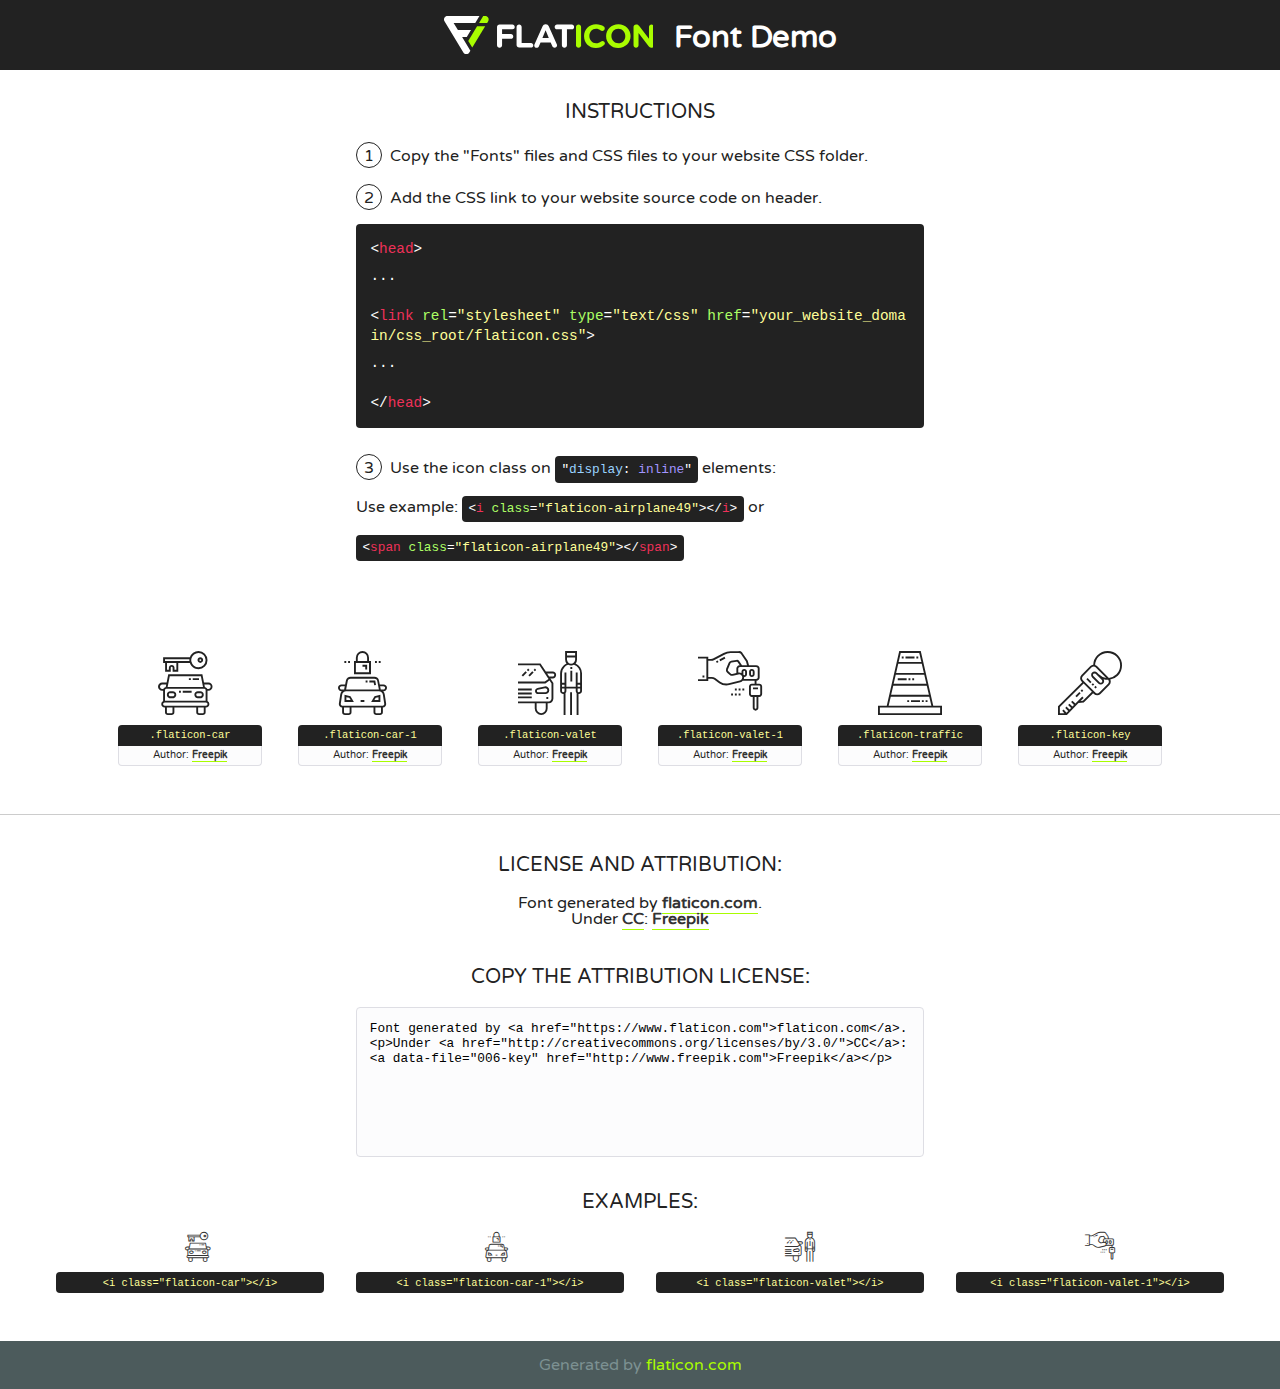
<file: plugins/homepage/fonts/flaticon/font/flaticon.html>
<!DOCTYPE html>
<!--
  Flaticon icon font: Flaticon
  Creation date: 18/07/2019 07:36
-->
<html>
<!DOCTYPE html>
<html>

<head>
    <title>Flaticon WebFont</title>
    <link href="http://fonts.googleapis.com/css?family=Varela+Round" rel="stylesheet" type="text/css" />
    <link rel="stylesheet" type="text/css" href="flaticon.css">
    <meta charset="UTF-8">
    <style>
    html, body, div, span, applet, object, iframe,
    h1, h2, h3, h4, h5, h6, p, blockquote, pre,
    a, abbr, acronym, address, big, cite, code,
    del, dfn, em, img, ins, kbd, q, s, samp,
    small, strike, strong, sub, sup, tt, var,
    b, u, i, center,
    dl, dt, dd, ol, ul, li,
    fieldset, form, label, legend,
    table, caption, tbody, tfoot, thead, tr, th, td,
    article, aside, canvas, details, embed, 
    figure, figcaption, footer, header, hgroup, 
    menu, nav, output, ruby, section, summary,
    time, mark, audio, video {
        margin: 0;
        padding: 0;
        border: 0;
        font-size: 100%;
        font: inherit;
        vertical-align: baseline;
    }
    /* HTML5 display-role reset for older browsers */
    article, aside, details, figcaption, figure, 
    footer, header, hgroup, menu, nav, section {
        display: block;
    }
    body {
        line-height: 1;
    }
    ol, ul {
        list-style: none;
    }
    blockquote, q {
        quotes: none;
    }
    blockquote:before, blockquote:after,
    q:before, q:after {
        content: '';
        content: none;
    }
    table {
        border-collapse: collapse;
        border-spacing: 0;
    }
    body {
        font-family: 'Varela Round', Helvetica, Arial, sans-serif;
        font-size: 16px;
        color: #222;
    }
    a {
        color: #333;
        border-bottom: 1px solid #a9fd00;
        font-weight: bold;
        text-decoration: none;
    }
    * {
        -moz-box-sizing: border-box;
        -webkit-box-sizing: border-box;
        box-sizing: border-box;
        margin: 0;
        padding: 0;
    }
    [class^="flaticon-"]:before, [class*=" flaticon-"]:before, [class^="flaticon-"]:after, [class*=" flaticon-"]:after {
        font-family: Flaticon;
        font-size: 30px;
        font-style: normal;
        margin-left: 20px;
        color: #333;
    }
    .wrapper {
        max-width: 600px;
        margin: auto;
        padding: 0 1em;
    }
    .title {
        font-size: 1.25em;
        text-align: center;
        margin-bottom: 1em;
        text-transform: uppercase;
    }
    header {
        text-align: center;
        background-color: #222;
        color: #fff;
        padding: 1em;
    }
    header .logo {
        width: 210px;
        height: 38px;
        display: inline-block;
        vertical-align: middle;
        margin-right: 1em;
        border: none;
    }
    header strong {
        font-size: 1.95em;
        font-weight: bold;
        vertical-align: middle;
        margin-top: 5px;
        display: inline-block;
    }
    .demo {
        margin: 2em auto;
        line-height: 1.25em;
    }
    .demo ul li {
        margin-bottom: 1em;
    }
    .demo ul li .num {
        color: #222;
        border-radius: 20px;
        display: inline-block;
        width: 26px;
        padding: 3px;
        height: 26px;
        text-align: center;
        margin-right: 0.5em;
        border: 1px solid #222;
    }
    .demo ul li code {
        background-color: #222;
        border-radius: 4px;
        padding: 0.25em 0.5em;
        display: inline-block;
        color: #fff;
        font-family: Consolas,Monaco,Lucida Console,Liberation Mono,DejaVu Sans Mono,Bitstream Vera Sans Mono,Courier New, monospace;
        font-weight: lighter;
        margin-top: 1em;
        font-size: 0.8em;
        word-break: break-all;
    }
    .demo ul li code.big {
        padding: 1em;
        font-size: 0.9em;
    }
    .demo ul li code .red {
        color: #EF3159;
    }
    .demo ul li code .green {
        color: #ACFF65;
    }
    .demo ul li code .yellow {
        color: #FFFF99;
    }
    .demo ul li code .blue {
        color: #99D3FF;
    }
    .demo ul li code .purple {
        color: #A295FF;
    }
    .demo ul li code .dots {
        margin-top: 0.5em;
        display: block;
    }
    #glyphs {
        border-bottom: 1px solid #ccc;
        padding: 2em 0;
        text-align: center;
    }
    .glyph {
        display: inline-block;
        width: 9em;
        margin: 1em;
        text-align: center;
        vertical-align: top;
        background: #FFF;
    }
    .glyph .glyph-icon {
        padding: 10px;
        display: block;
        font-family:"Flaticon";
        font-size: 64px;
        line-height: 1;
    }
    .glyph .glyph-icon:before {
        font-size: 64px;
        color: #222;
        margin-left: 0;
    }
    .class-name {
        font-size: 0.65em;
        background-color: #222;
        color: #fff;
        border-radius: 4px 4px 0 0;
        padding: 0.5em;
        color: #FFFF99;
        font-family: Consolas,Monaco,Lucida Console,Liberation Mono,DejaVu Sans Mono,Bitstream Vera Sans Mono,Courier New, monospace;
    }
    .author-name {
        font-size: 0.6em;
        background-color: #fcfcfd;
        border: 1px solid #DEDEE4;
        border-top: 0;
        border-radius: 0 0 4px 4px;
        padding: 0.5em;
    }
    .class-name:last-child {
        font-size: 10px;
        color:#888;
    }
    .class-name:last-child a {
        font-size: 10px;
        color:#555;
    }
    .class-name:last-child a:hover {
        color:#a9fd00;
    }
    .glyph > input {
        display: block;
        width: 100px;
        margin: 5px auto;
        text-align: center;
        font-size: 12px;
        cursor: text;
    }
    .glyph > input.icon-input {
        font-family:"Flaticon";
        font-size: 16px;
        margin-bottom: 10px;
    }
    .attribution .title {
        margin-top: 2em;
    }
    .attribution textarea {
        background-color: #fcfcfd;
        padding: 1em;
        border: none;
        box-shadow: none;
        border: 1px solid #DEDEE4;
        border-radius: 4px;
        resize: none;
        width: 100%;
        height: 150px;
        font-size: 0.8em;
        font-family: Consolas,Monaco,Lucida Console,Liberation Mono,DejaVu Sans Mono,Bitstream Vera Sans Mono,Courier New, monospace;
        -webkit-appearance: none;
    }
    .iconsuse {
        margin: 2em auto;
        text-align: center;
        max-width: 1200px;
    }
    .iconsuse:after {
        content: '';
        display: table;
        clear: both;
    }
    .iconsuse .image {
        float: left;
        width: 25%;
        padding: 0 1em;
    }
    .iconsuse .image p {
        margin-bottom: 1em;
    }
    .iconsuse .image span {
        display: block;
        font-size: 0.65em;
        background-color: #222;
        color: #fff;
        border-radius: 4px;
        padding: 0.5em;
        color: #FFFF99;
        margin-top: 1em;
        font-family: Consolas,Monaco,Lucida Console,Liberation Mono,DejaVu Sans Mono,Bitstream Vera Sans Mono,Courier New, monospace;
    }
    #footer {
        text-align: center;
        background-color: #4C5B5C;
        color: #7c9192;
        padding: 1em;
    }
    #footer a {
        border: none;
        color: #a9fd00;
        font-weight: normal;
    }
    @media (max-width: 960px) {
        .iconsuse .image {
            width: 50%;
        }
    }
    @media (max-width: 560px) {
        .iconsuse .image {
            width: 100%;
        }
    }
    </style>
</head>

<body class="characters-off">

    <header>
        <a href="https://www.flaticon.com" target="_blank" class="logo">
            <svg version="1.1" xmlns="http://www.w3.org/2000/svg" xmlns:xlink="http://www.w3.org/1999/xlink" xmlns:a="http://ns.adobe.com/AdobeSVGViewerExtensions/3.0/" viewBox="0 0 560.875 102.036" enable-background="new 0 0 560.875 102.036" xml:space="preserve">
                <defs>
                </defs>
                <g>
                    <g class="letters">
                        <path fill="#ffffff" d="M141.596,29.675c0-3.777,2.985-6.767,6.764-6.767h34.438c3.426,0,6.15,2.728,6.15,6.15
                        c0,3.43-2.724,6.149-6.15,6.149h-27.674v13.091h23.719c3.429,0,6.151,2.724,6.151,6.15c0,3.43-2.723,6.149-6.151,6.149h-23.719
                        v17.574c0,3.773-2.986,6.761-6.764,6.761c-3.779,0-6.764-2.989-6.764-6.761V29.675z"></path>
                        <path fill="#ffffff" d="M193.844,29.149c0-3.781,2.985-6.767,6.764-6.767c3.776,0,6.763,2.985,6.763,6.767v42.957h25.039
                        c3.426,0,6.149,2.726,6.149,6.153c0,3.425-2.723,6.15-6.149,6.15h-31.802c-3.779,0-6.764-2.986-6.764-6.768V29.149z"></path>
                        <path fill="#ffffff" d="M241.891,75.71l21.438-48.407c1.492-3.341,4.215-5.357,7.906-5.357h0.792
                        c3.686,0,6.323,2.017,7.815,5.357l21.439,48.407c0.436,0.967,0.701,1.845,0.701,2.723c0,3.602-2.809,6.501-6.414,6.501
                        c-3.161,0-5.269-1.845-6.499-4.655l-4.132-9.661h-27.059l-4.301,10.102c-1.144,2.631-3.426,4.214-6.237,4.214
                        c-3.517,0-6.24-2.81-6.24-6.325C241.1,77.64,241.451,76.677,241.891,75.71z M279.932,58.666l-8.521-20.297l-8.526,20.297H279.932
                        z"></path>
                        <path fill="#ffffff" d="M314.864,35.387H301.86c-3.429,0-6.239-2.813-6.239-6.238c0-3.429,2.811-6.24,6.239-6.24h39.533
                        c3.426,0,6.237,2.811,6.237,6.24c0,3.425-2.811,6.238-6.237,6.238h-13.001v42.785c0,3.773-2.99,6.761-6.764,6.761
                        c-3.779,0-6.764-2.989-6.764-6.761V35.387z"></path>
                        <path fill="#A9FD00" d="M352.615,29.149c0-3.781,2.985-6.767,6.767-6.767c3.774,0,6.761,2.985,6.761,6.767v49.024
                        c0,3.773-2.987,6.761-6.761,6.761c-3.781,0-6.767-2.989-6.767-6.761V29.149z"></path>
                        <path fill="#A9FD00" d="M374.132,53.836v-0.179c0-17.481,13.178-31.801,32.065-31.801c9.22,0,15.459,2.458,20.557,6.238
                        c1.402,1.054,2.637,2.985,2.637,5.357c0,3.692-2.985,6.59-6.681,6.59c-1.845,0-3.071-0.702-4.044-1.319
                        c-3.776-2.813-7.729-4.393-12.562-4.393c-10.364,0-17.831,8.611-17.831,19.154v0.173c0,10.542,7.291,19.329,17.831,19.329
                        c5.715,0,9.492-1.756,13.359-4.834c1.049-0.874,2.458-1.491,4.039-1.491c3.429,0,6.325,2.813,6.325,6.236
                        c0,2.106-1.056,3.78-2.282,4.834c-5.539,4.834-12.036,7.733-21.878,7.733C387.572,85.464,374.132,71.493,374.132,53.836z"></path>
                        <path fill="#A9FD00" d="M433.009,53.836v-0.179c0-17.481,13.79-31.801,32.766-31.801c18.981,0,32.592,14.143,32.592,31.628v0.173
                        c0,17.483-13.785,31.807-32.769,31.807C446.625,85.464,433.009,71.32,433.009,53.836z M484.224,53.836v-0.179
                        c0-10.539-7.725-19.326-18.626-19.326c-10.893,0-18.449,8.611-18.449,19.154v0.173c0,10.542,7.73,19.329,18.626,19.329
                        C476.676,72.986,484.224,64.378,484.224,53.836z"></path>
                        <path fill="#A9FD00" d="M506.233,29.321c0-3.774,2.99-6.763,6.767-6.763h1.401c3.252,0,5.183,1.583,7.029,3.953l26.093,34.265
                        V29.059c0-3.692,2.99-6.677,6.681-6.677c3.683,0,6.671,2.985,6.671,6.677v48.934c0,3.78-2.987,6.765-6.764,6.765h-0.436
                        c-3.257,0-5.188-1.581-7.034-3.953l-27.056-35.492v32.944c0,3.687-2.985,6.676-6.678,6.676c-3.683,0-6.673-2.989-6.673-6.676
                        V29.321z"></path>
                    </g>
                    <g class="insignia">
                        <path fill="#ffffff" d="M48.372,56.137h12.517l11.156-18.537H37.186L25.688,18.539h57.825L94.668,0H9.271
                        C5.925,0,2.842,1.801,1.198,4.716c-1.644,2.907-1.593,6.482,0.134,9.343l50.38,83.501c1.678,2.781,4.689,4.476,7.938,4.476
                        c3.246,0,6.257-1.695,7.935-4.476l2.898-4.804L48.372,56.137z"></path>
                        <g class="i">
                            <path fill="#A9FD00" d="M93.575,18.539h0.031v0.004l21.652,0.004l2.705-4.488c1.727-2.861,1.778-6.436,0.133-9.343
                            C116.454,1.801,113.371,0,110.026,0h-5.294L93.575,18.539z"></path>
                            <polygon fill="#A9FD00" points="88.291,27.356 64.725,66.486 75.519,84.404 109.942,27.356"></polygon>
                        </g>
                    </g>
                </g>
            </svg>
        </a>
        <strong>Font Demo</strong>
    </header>


    <section class="demo wrapper">

        <p class="title">Instructions</p>

        <ul>
            <li>
                <span class="num">1</span>Copy the "Fonts" files and CSS files to your website CSS folder.
            </li>
            <li>
                <span class="num">2</span>Add the CSS link to your website source code on header.
                <code class="big">
                    &lt;<span class="red">head</span>&gt;
                    <br/><span class="dots">...</span>
                    <br/>&lt;<span class="red">link</span> <span class="green">rel</span>=<span class="yellow">"stylesheet"</span> <span class="green">type</span>=<span class="yellow">"text/css"</span> <span class="green">href</span>=<span class="yellow">"your_website_domain/css_root/flaticon.css"</span>&gt;
                    <br/><span class="dots">...</span>
                    <br/>&lt;/<span class="red">head</span>&gt;
                </code>
            </li>

            <li>
                <p>
                    <span class="num">3</span>Use the icon class on <code>"<span class="blue">display</span>:<span class="purple"> inline</span>"</code> elements:
                    <br />
                    Use example: <code>&lt;<span class="red">i</span> <span class="green">class</span>=<span class="yellow">&quot;flaticon-airplane49&quot;</span>&gt;&lt;/<span class="red">i</span>&gt;</code> or <code>&lt;<span class="red">span</span> <span class="green">class</span>=<span class="yellow">&quot;flaticon-airplane49&quot;</span>&gt;&lt;/<span class="red">span</span>&gt;</code>
            </li>
        </ul>

    </section>




   <section id="glyphs">          
    
      
        <div class="glyph"><div class="glyph-icon flaticon-car"></div>
            <div class="class-name">.flaticon-car</div>
            <div class="author-name">Author: <a data-file="001-car" href="http://www.freepik.com">Freepik</a> </div> 
        </div>        
        
        <div class="glyph"><div class="glyph-icon flaticon-car-1"></div>
            <div class="class-name">.flaticon-car-1</div>
            <div class="author-name">Author: <a data-file="002-car-1" href="http://www.freepik.com">Freepik</a> </div> 
        </div>        
        
        <div class="glyph"><div class="glyph-icon flaticon-valet"></div>
            <div class="class-name">.flaticon-valet</div>
            <div class="author-name">Author: <a data-file="003-valet" href="http://www.freepik.com">Freepik</a> </div> 
        </div>        
        
        <div class="glyph"><div class="glyph-icon flaticon-valet-1"></div>
            <div class="class-name">.flaticon-valet-1</div>
            <div class="author-name">Author: <a data-file="004-valet-1" href="http://www.freepik.com">Freepik</a> </div> 
        </div>        
        
        <div class="glyph"><div class="glyph-icon flaticon-traffic"></div>
            <div class="class-name">.flaticon-traffic</div>
            <div class="author-name">Author: <a data-file="005-traffic" href="http://www.freepik.com">Freepik</a> </div> 
        </div>        
        
        <div class="glyph"><div class="glyph-icon flaticon-key"></div>
            <div class="class-name">.flaticon-key</div>
            <div class="author-name">Author: <a data-file="006-key" href="http://www.freepik.com">Freepik</a> </div> 
        </div>        
        

    </section>



    <section class="attribution wrapper"   style="text-align:center;">

      <div class="title">License and attribution:</div><div class="attrDiv">Font generated by <a href="https://www.flaticon.com">flaticon.com</a>. <div><p>Under <a href="http://creativecommons.org/licenses/by/3.0/">CC</a>: <a data-file="006-key" href="http://www.freepik.com">Freepik</a></p>  </div>
      </div>
      <div class="title">Copy the Attribution License:</div>

    <textarea onclick="this.focus();this.select();">Font generated by &lt;a href=&quot;https://www.flaticon.com&quot;&gt;flaticon.com&lt;/a&gt;. <p>Under <a href="http://creativecommons.org/licenses/by/3.0/">CC</a>: <a data-file="006-key" href="http://www.freepik.com">Freepik</a></p>  
     </textarea>

    </section>

    <section class="iconsuse">

          <div class="title">Examples:</div>            
             
            <div class="image">
                <p>
                    <i class="glyph-icon flaticon-car"></i> 
                    <span>&lt;i class=&quot;flaticon-car&quot;&gt;&lt;/i&gt;</span>
                </p>
            </div>
            
            <div class="image">
                <p>
                    <i class="glyph-icon flaticon-car-1"></i> 
                    <span>&lt;i class=&quot;flaticon-car-1&quot;&gt;&lt;/i&gt;</span>
                </p>
            </div>
            
            <div class="image">
                <p>
                    <i class="glyph-icon flaticon-valet"></i> 
                    <span>&lt;i class=&quot;flaticon-valet&quot;&gt;&lt;/i&gt;</span>
                </p>
            </div>
            
            <div class="image">
                <p>
                    <i class="glyph-icon flaticon-valet-1"></i> 
                    <span>&lt;i class=&quot;flaticon-valet-1&quot;&gt;&lt;/i&gt;</span>
                </p>
            </div>
                       
        </div>
                            
    </section>

<div id="footer">
    <div>Generated by <a href="https://www.flaticon.com">flaticon.com</a>
    </div>
</div>



</body>
</html>
</file>
<file: plugins/homepage/fonts/icomoon/style.css>
@font-face {
  font-family: 'icomoon';
  src:  url('fonts/icomoon.eot?10si43');
  src:  url('fonts/icomoon.eot?10si43#iefix') format('embedded-opentype'),
    url('fonts/icomoon.ttf?10si43') format('truetype'),
    url('fonts/icomoon.woff?10si43') format('woff'),
    url('fonts/icomoon.svg?10si43#icomoon') format('svg');
  font-weight: normal;
  font-style: normal;
}

[class^="icon-"], [class*=" icon-"] {
  /* use !important to prevent issues with browser extensions that change fonts */
  font-family: 'icomoon' !important;
  speak: none;
  font-style: normal;
  font-weight: normal;
  font-variant: normal;
  text-transform: none;
  line-height: 1;

  /* Better Font Rendering =========== */
  -webkit-font-smoothing: antialiased;
  -moz-osx-font-smoothing: grayscale;
}

.icon-asterisk:before {
  content: "\f069";
}
.icon-plus:before {
  content: "\f067";
}
.icon-question:before {
  content: "\f128";
}
.icon-minus:before {
  content: "\f068";
}
.icon-glass:before {
  content: "\f000";
}
.icon-music:before {
  content: "\f001";
}
.icon-search:before {
  content: "\f002";
}
.icon-envelope-o:before {
  content: "\f003";
}
.icon-heart:before {
  content: "\f004";
}
.icon-star:before {
  content: "\f005";
}
.icon-star-o:before {
  content: "\f006";
}
.icon-user:before {
  content: "\f007";
}
.icon-film:before {
  content: "\f008";
}
.icon-th-large:before {
  content: "\f009";
}
.icon-th:before {
  content: "\f00a";
}
.icon-th-list:before {
  content: "\f00b";
}
.icon-check:before {
  content: "\f00c";
}
.icon-close:before {
  content: "\f00d";
}
.icon-remove:before {
  content: "\f00d";
}
.icon-times:before {
  content: "\f00d";
}
.icon-search-plus:before {
  content: "\f00e";
}
.icon-search-minus:before {
  content: "\f010";
}
.icon-power-off:before {
  content: "\f011";
}
.icon-signal:before {
  content: "\f012";
}
.icon-cog:before {
  content: "\f013";
}
.icon-gear:before {
  content: "\f013";
}
.icon-trash-o:before {
  content: "\f014";
}
.icon-home:before {
  content: "\f015";
}
.icon-file-o:before {
  content: "\f016";
}
.icon-clock-o:before {
  content: "\f017";
}
.icon-road:before {
  content: "\f018";
}
.icon-download:before {
  content: "\f019";
}
.icon-arrow-circle-o-down:before {
  content: "\f01a";
}
.icon-arrow-circle-o-up:before {
  content: "\f01b";
}
.icon-inbox:before {
  content: "\f01c";
}
.icon-play-circle-o:before {
  content: "\f01d";
}
.icon-repeat:before {
  content: "\f01e";
}
.icon-rotate-right:before {
  content: "\f01e";
}
.icon-refresh:before {
  content: "\f021";
}
.icon-list-alt:before {
  content: "\f022";
}
.icon-lock:before {
  content: "\f023";
}
.icon-flag:before {
  content: "\f024";
}
.icon-headphones:before {
  content: "\f025";
}
.icon-volume-off:before {
  content: "\f026";
}
.icon-volume-down:before {
  content: "\f027";
}
.icon-volume-up:before {
  content: "\f028";
}
.icon-qrcode:before {
  content: "\f029";
}
.icon-barcode:before {
  content: "\f02a";
}
.icon-tag:before {
  content: "\f02b";
}
.icon-tags:before {
  content: "\f02c";
}
.icon-book:before {
  content: "\f02d";
}
.icon-bookmark:before {
  content: "\f02e";
}
.icon-print:before {
  content: "\f02f";
}
.icon-camera:before {
  content: "\f030";
}
.icon-font:before {
  content: "\f031";
}
.icon-bold:before {
  content: "\f032";
}
.icon-italic:before {
  content: "\f033";
}
.icon-text-height:before {
  content: "\f034";
}
.icon-text-width:before {
  content: "\f035";
}
.icon-align-left:before {
  content: "\f036";
}
.icon-align-center:before {
  content: "\f037";
}
.icon-align-right:before {
  content: "\f038";
}
.icon-align-justify:before {
  content: "\f039";
}
.icon-list:before {
  content: "\f03a";
}
.icon-dedent:before {
  content: "\f03b";
}
.icon-outdent:before {
  content: "\f03b";
}
.icon-indent:before {
  content: "\f03c";
}
.icon-video-camera:before {
  content: "\f03d";
}
.icon-image:before {
  content: "\f03e";
}
.icon-photo:before {
  content: "\f03e";
}
.icon-picture-o:before {
  content: "\f03e";
}
.icon-pencil:before {
  content: "\f040";
}
.icon-map-marker:before {
  content: "\f041";
}
.icon-adjust:before {
  content: "\f042";
}
.icon-tint:before {
  content: "\f043";
}
.icon-edit:before {
  content: "\f044";
}
.icon-pencil-square-o:before {
  content: "\f044";
}
.icon-share-square-o:before {
  content: "\f045";
}
.icon-check-square-o:before {
  content: "\f046";
}
.icon-arrows:before {
  content: "\f047";
}
.icon-step-backward:before {
  content: "\f048";
}
.icon-fast-backward:before {
  content: "\f049";
}
.icon-backward:before {
  content: "\f04a";
}
.icon-play:before {
  content: "\f04b";
}
.icon-pause:before {
  content: "\f04c";
}
.icon-stop:before {
  content: "\f04d";
}
.icon-forward:before {
  content: "\f04e";
}
.icon-fast-forward:before {
  content: "\f050";
}
.icon-step-forward:before {
  content: "\f051";
}
.icon-eject:before {
  content: "\f052";
}
.icon-chevron-left:before {
  content: "\f053";
}
.icon-chevron-right:before {
  content: "\f054";
}
.icon-plus-circle:before {
  content: "\f055";
}
.icon-minus-circle:before {
  content: "\f056";
}
.icon-times-circle:before {
  content: "\f057";
}
.icon-check-circle:before {
  content: "\f058";
}
.icon-question-circle:before {
  content: "\f059";
}
.icon-info-circle:before {
  content: "\f05a";
}
.icon-crosshairs:before {
  content: "\f05b";
}
.icon-times-circle-o:before {
  content: "\f05c";
}
.icon-check-circle-o:before {
  content: "\f05d";
}
.icon-ban:before {
  content: "\f05e";
}
.icon-arrow-left:before {
  content: "\f060";
}
.icon-arrow-right:before {
  content: "\f061";
}
.icon-arrow-up:before {
  content: "\f062";
}
.icon-arrow-down:before {
  content: "\f063";
}
.icon-mail-forward:before {
  content: "\f064";
}
.icon-share:before {
  content: "\f064";
}
.icon-expand:before {
  content: "\f065";
}
.icon-compress:before {
  content: "\f066";
}
.icon-exclamation-circle:before {
  content: "\f06a";
}
.icon-gift:before {
  content: "\f06b";
}
.icon-leaf:before {
  content: "\f06c";
}
.icon-fire:before {
  content: "\f06d";
}
.icon-eye:before {
  content: "\f06e";
}
.icon-eye-slash:before {
  content: "\f070";
}
.icon-exclamation-triangle:before {
  content: "\f071";
}
.icon-warning:before {
  content: "\f071";
}
.icon-plane:before {
  content: "\f072";
}
.icon-calendar:before {
  content: "\f073";
}
.icon-random:before {
  content: "\f074";
}
.icon-comment:before {
  content: "\f075";
}
.icon-magnet:before {
  content: "\f076";
}
.icon-chevron-up:before {
  content: "\f077";
}
.icon-chevron-down:before {
  content: "\f078";
}
.icon-retweet:before {
  content: "\f079";
}
.icon-shopping-cart:before {
  content: "\f07a";
}
.icon-folder:before {
  content: "\f07b";
}
.icon-folder-open:before {
  content: "\f07c";
}
.icon-arrows-v:before {
  content: "\f07d";
}
.icon-arrows-h:before {
  content: "\f07e";
}
.icon-bar-chart:before {
  content: "\f080";
}
.icon-bar-chart-o:before {
  content: "\f080";
}
.icon-twitter-square:before {
  content: "\f081";
}
.icon-facebook-square:before {
  content: "\f082";
}
.icon-camera-retro:before {
  content: "\f083";
}
.icon-key:before {
  content: "\f084";
}
.icon-cogs:before {
  content: "\f085";
}
.icon-gears:before {
  content: "\f085";
}
.icon-comments:before {
  content: "\f086";
}
.icon-thumbs-o-up:before {
  content: "\f087";
}
.icon-thumbs-o-down:before {
  content: "\f088";
}
.icon-star-half:before {
  content: "\f089";
}
.icon-heart-o:before {
  content: "\f08a";
}
.icon-sign-out:before {
  content: "\f08b";
}
.icon-linkedin-square:before {
  content: "\f08c";
}
.icon-thumb-tack:before {
  content: "\f08d";
}
.icon-external-link:before {
  content: "\f08e";
}
.icon-sign-in:before {
  content: "\f090";
}
.icon-trophy:before {
  content: "\f091";
}
.icon-github-square:before {
  content: "\f092";
}
.icon-upload:before {
  content: "\f093";
}
.icon-lemon-o:before {
  content: "\f094";
}
.icon-phone:before {
  content: "\f095";
}
.icon-square-o:before {
  content: "\f096";
}
.icon-bookmark-o:before {
  content: "\f097";
}
.icon-phone-square:before {
  content: "\f098";
}
.icon-twitter:before {
  content: "\f099";
}
.icon-facebook:before {
  content: "\f09a";
}
.icon-facebook-f:before {
  content: "\f09a";
}
.icon-github:before {
  content: "\f09b";
}
.icon-unlock:before {
  content: "\f09c";
}
.icon-credit-card:before {
  content: "\f09d";
}
.icon-feed:before {
  content: "\f09e";
}
.icon-rss:before {
  content: "\f09e";
}
.icon-hdd-o:before {
  content: "\f0a0";
}
.icon-bullhorn:before {
  content: "\f0a1";
}
.icon-bell-o:before {
  content: "\f0a2";
}
.icon-certificate:before {
  content: "\f0a3";
}
.icon-hand-o-right:before {
  content: "\f0a4";
}
.icon-hand-o-left:before {
  content: "\f0a5";
}
.icon-hand-o-up:before {
  content: "\f0a6";
}
.icon-hand-o-down:before {
  content: "\f0a7";
}
.icon-arrow-circle-left:before {
  content: "\f0a8";
}
.icon-arrow-circle-right:before {
  content: "\f0a9";
}
.icon-arrow-circle-up:before {
  content: "\f0aa";
}
.icon-arrow-circle-down:before {
  content: "\f0ab";
}
.icon-globe:before {
  content: "\f0ac";
}
.icon-wrench:before {
  content: "\f0ad";
}
.icon-tasks:before {
  content: "\f0ae";
}
.icon-filter:before {
  content: "\f0b0";
}
.icon-briefcase:before {
  content: "\f0b1";
}
.icon-arrows-alt:before {
  content: "\f0b2";
}
.icon-group:before {
  content: "\f0c0";
}
.icon-users:before {
  content: "\f0c0";
}
.icon-chain:before {
  content: "\f0c1";
}
.icon-link:before {
  content: "\f0c1";
}
.icon-cloud:before {
  content: "\f0c2";
}
.icon-flask:before {
  content: "\f0c3";
}
.icon-cut:before {
  content: "\f0c4";
}
.icon-scissors:before {
  content: "\f0c4";
}
.icon-copy:before {
  content: "\f0c5";
}
.icon-files-o:before {
  content: "\f0c5";
}
.icon-paperclip:before {
  content: "\f0c6";
}
.icon-floppy-o:before {
  content: "\f0c7";
}
.icon-save:before {
  content: "\f0c7";
}
.icon-square:before {
  content: "\f0c8";
}
.icon-bars:before {
  content: "\f0c9";
}
.icon-navicon:before {
  content: "\f0c9";
}
.icon-reorder:before {
  content: "\f0c9";
}
.icon-list-ul:before {
  content: "\f0ca";
}
.icon-list-ol:before {
  content: "\f0cb";
}
.icon-strikethrough:before {
  content: "\f0cc";
}
.icon-underline:before {
  content: "\f0cd";
}
.icon-table:before {
  content: "\f0ce";
}
.icon-magic:before {
  content: "\f0d0";
}
.icon-truck:before {
  content: "\f0d1";
}
.icon-pinterest:before {
  content: "\f0d2";
}
.icon-pinterest-square:before {
  content: "\f0d3";
}
.icon-google-plus-square:before {
  content: "\f0d4";
}
.icon-google-plus:before {
  content: "\f0d5";
}
.icon-money:before {
  content: "\f0d6";
}
.icon-caret-down:before {
  content: "\f0d7";
}
.icon-caret-up:before {
  content: "\f0d8";
}
.icon-caret-left:before {
  content: "\f0d9";
}
.icon-caret-right:before {
  content: "\f0da";
}
.icon-columns:before {
  content: "\f0db";
}
.icon-sort:before {
  content: "\f0dc";
}
.icon-unsorted:before {
  content: "\f0dc";
}
.icon-sort-desc:before {
  content: "\f0dd";
}
.icon-sort-down:before {
  content: "\f0dd";
}
.icon-sort-asc:before {
  content: "\f0de";
}
.icon-sort-up:before {
  content: "\f0de";
}
.icon-envelope:before {
  content: "\f0e0";
}
.icon-linkedin:before {
  content: "\f0e1";
}
.icon-rotate-left:before {
  content: "\f0e2";
}
.icon-undo:before {
  content: "\f0e2";
}
.icon-gavel:before {
  content: "\f0e3";
}
.icon-legal:before {
  content: "\f0e3";
}
.icon-dashboard:before {
  content: "\f0e4";
}
.icon-tachometer:before {
  content: "\f0e4";
}
.icon-comment-o:before {
  content: "\f0e5";
}
.icon-comments-o:before {
  content: "\f0e6";
}
.icon-bolt:before {
  content: "\f0e7";
}
.icon-flash:before {
  content: "\f0e7";
}
.icon-sitemap:before {
  content: "\f0e8";
}
.icon-umbrella:before {
  content: "\f0e9";
}
.icon-clipboard:before {
  content: "\f0ea";
}
.icon-paste:before {
  content: "\f0ea";
}
.icon-lightbulb-o:before {
  content: "\f0eb";
}
.icon-exchange:before {
  content: "\f0ec";
}
.icon-cloud-download:before {
  content: "\f0ed";
}
.icon-cloud-upload:before {
  content: "\f0ee";
}
.icon-user-md:before {
  content: "\f0f0";
}
.icon-stethoscope:before {
  content: "\f0f1";
}
.icon-suitcase:before {
  content: "\f0f2";
}
.icon-bell:before {
  content: "\f0f3";
}
.icon-coffee:before {
  content: "\f0f4";
}
.icon-cutlery:before {
  content: "\f0f5";
}
.icon-file-text-o:before {
  content: "\f0f6";
}
.icon-building-o:before {
  content: "\f0f7";
}
.icon-hospital-o:before {
  content: "\f0f8";
}
.icon-ambulance:before {
  content: "\f0f9";
}
.icon-medkit:before {
  content: "\f0fa";
}
.icon-fighter-jet:before {
  content: "\f0fb";
}
.icon-beer:before {
  content: "\f0fc";
}
.icon-h-square:before {
  content: "\f0fd";
}
.icon-plus-square:before {
  content: "\f0fe";
}
.icon-angle-double-left:before {
  content: "\f100";
}
.icon-angle-double-right:before {
  content: "\f101";
}
.icon-angle-double-up:before {
  content: "\f102";
}
.icon-angle-double-down:before {
  content: "\f103";
}
.icon-angle-left:before {
  content: "\f104";
}
.icon-angle-right:before {
  content: "\f105";
}
.icon-angle-up:before {
  content: "\f106";
}
.icon-angle-down:before {
  content: "\f107";
}
.icon-desktop:before {
  content: "\f108";
}
.icon-laptop:before {
  content: "\f109";
}
.icon-tablet:before {
  content: "\f10a";
}
.icon-mobile:before {
  content: "\f10b";
}
.icon-mobile-phone:before {
  content: "\f10b";
}
.icon-circle-o:before {
  content: "\f10c";
}
.icon-quote-left:before {
  content: "\f10d";
}
.icon-quote-right:before {
  content: "\f10e";
}
.icon-spinner:before {
  content: "\f110";
}
.icon-circle:before {
  content: "\f111";
}
.icon-mail-reply:before {
  content: "\f112";
}
.icon-reply:before {
  content: "\f112";
}
.icon-github-alt:before {
  content: "\f113";
}
.icon-folder-o:before {
  content: "\f114";
}
.icon-folder-open-o:before {
  content: "\f115";
}
.icon-smile-o:before {
  content: "\f118";
}
.icon-frown-o:before {
  content: "\f119";
}
.icon-meh-o:before {
  content: "\f11a";
}
.icon-gamepad:before {
  content: "\f11b";
}
.icon-keyboard-o:before {
  content: "\f11c";
}
.icon-flag-o:before {
  content: "\f11d";
}
.icon-flag-checkered:before {
  content: "\f11e";
}
.icon-terminal:before {
  content: "\f120";
}
.icon-code:before {
  content: "\f121";
}
.icon-mail-reply-all:before {
  content: "\f122";
}
.icon-reply-all:before {
  content: "\f122";
}
.icon-star-half-empty:before {
  content: "\f123";
}
.icon-star-half-full:before {
  content: "\f123";
}
.icon-star-half-o:before {
  content: "\f123";
}
.icon-location-arrow:before {
  content: "\f124";
}
.icon-crop:before {
  content: "\f125";
}
.icon-code-fork:before {
  content: "\f126";
}
.icon-chain-broken:before {
  content: "\f127";
}
.icon-unlink:before {
  content: "\f127";
}
.icon-info:before {
  content: "\f129";
}
.icon-exclamation:before {
  content: "\f12a";
}
.icon-superscript:before {
  content: "\f12b";
}
.icon-subscript:before {
  content: "\f12c";
}
.icon-eraser:before {
  content: "\f12d";
}
.icon-puzzle-piece:before {
  content: "\f12e";
}
.icon-microphone:before {
  content: "\f130";
}
.icon-microphone-slash:before {
  content: "\f131";
}
.icon-shield:before {
  content: "\f132";
}
.icon-calendar-o:before {
  content: "\f133";
}
.icon-fire-extinguisher:before {
  content: "\f134";
}
.icon-rocket:before {
  content: "\f135";
}
.icon-maxcdn:before {
  content: "\f136";
}
.icon-chevron-circle-left:before {
  content: "\f137";
}
.icon-chevron-circle-right:before {
  content: "\f138";
}
.icon-chevron-circle-up:before {
  content: "\f139";
}
.icon-chevron-circle-down:before {
  content: "\f13a";
}
.icon-html5:before {
  content: "\f13b";
}
.icon-css3:before {
  content: "\f13c";
}
.icon-anchor:before {
  content: "\f13d";
}
.icon-unlock-alt:before {
  content: "\f13e";
}
.icon-bullseye:before {
  content: "\f140";
}
.icon-ellipsis-h:before {
  content: "\f141";
}
.icon-ellipsis-v:before {
  content: "\f142";
}
.icon-rss-square:before {
  content: "\f143";
}
.icon-play-circle:before {
  content: "\f144";
}
.icon-ticket:before {
  content: "\f145";
}
.icon-minus-square:before {
  content: "\f146";
}
.icon-minus-square-o:before {
  content: "\f147";
}
.icon-level-up:before {
  content: "\f148";
}
.icon-level-down:before {
  content: "\f149";
}
.icon-check-square:before {
  content: "\f14a";
}
.icon-pencil-square:before {
  content: "\f14b";
}
.icon-external-link-square:before {
  content: "\f14c";
}
.icon-share-square:before {
  content: "\f14d";
}
.icon-compass:before {
  content: "\f14e";
}
.icon-caret-square-o-down:before {
  content: "\f150";
}
.icon-toggle-down:before {
  content: "\f150";
}
.icon-caret-square-o-up:before {
  content: "\f151";
}
.icon-toggle-up:before {
  content: "\f151";
}
.icon-caret-square-o-right:before {
  content: "\f152";
}
.icon-toggle-right:before {
  content: "\f152";
}
.icon-eur:before {
  content: "\f153";
}
.icon-euro:before {
  content: "\f153";
}
.icon-gbp:before {
  content: "\f154";
}
.icon-dollar:before {
  content: "\f155";
}
.icon-usd:before {
  content: "\f155";
}
.icon-inr:before {
  content: "\f156";
}
.icon-rupee:before {
  content: "\f156";
}
.icon-cny:before {
  content: "\f157";
}
.icon-jpy:before {
  content: "\f157";
}
.icon-rmb:before {
  content: "\f157";
}
.icon-yen:before {
  content: "\f157";
}
.icon-rouble:before {
  content: "\f158";
}
.icon-rub:before {
  content: "\f158";
}
.icon-ruble:before {
  content: "\f158";
}
.icon-krw:before {
  content: "\f159";
}
.icon-won:before {
  content: "\f159";
}
.icon-bitcoin:before {
  content: "\f15a";
}
.icon-btc:before {
  content: "\f15a";
}
.icon-file:before {
  content: "\f15b";
}
.icon-file-text:before {
  content: "\f15c";
}
.icon-sort-alpha-asc:before {
  content: "\f15d";
}
.icon-sort-alpha-desc:before {
  content: "\f15e";
}
.icon-sort-amount-asc:before {
  content: "\f160";
}
.icon-sort-amount-desc:before {
  content: "\f161";
}
.icon-sort-numeric-asc:before {
  content: "\f162";
}
.icon-sort-numeric-desc:before {
  content: "\f163";
}
.icon-thumbs-up:before {
  content: "\f164";
}
.icon-thumbs-down:before {
  content: "\f165";
}
.icon-youtube-square:before {
  content: "\f166";
}
.icon-youtube:before {
  content: "\f167";
}
.icon-xing:before {
  content: "\f168";
}
.icon-xing-square:before {
  content: "\f169";
}
.icon-youtube-play:before {
  content: "\f16a";
}
.icon-dropbox:before {
  content: "\f16b";
}
.icon-stack-overflow:before {
  content: "\f16c";
}
.icon-instagram:before {
  content: "\f16d";
}
.icon-flickr:before {
  content: "\f16e";
}
.icon-adn:before {
  content: "\f170";
}
.icon-bitbucket:before {
  content: "\f171";
}
.icon-bitbucket-square:before {
  content: "\f172";
}
.icon-tumblr:before {
  content: "\f173";
}
.icon-tumblr-square:before {
  content: "\f174";
}
.icon-long-arrow-down:before {
  content: "\f175";
}
.icon-long-arrow-up:before {
  content: "\f176";
}
.icon-long-arrow-left:before {
  content: "\f177";
}
.icon-long-arrow-right:before {
  content: "\f178";
}
.icon-apple:before {
  content: "\f179";
}
.icon-windows:before {
  content: "\f17a";
}
.icon-android:before {
  content: "\f17b";
}
.icon-linux:before {
  content: "\f17c";
}
.icon-dribbble:before {
  content: "\f17d";
}
.icon-skype:before {
  content: "\f17e";
}
.icon-foursquare:before {
  content: "\f180";
}
.icon-trello:before {
  content: "\f181";
}
.icon-female:before {
  content: "\f182";
}
.icon-male:before {
  content: "\f183";
}
.icon-gittip:before {
  content: "\f184";
}
.icon-gratipay:before {
  content: "\f184";
}
.icon-sun-o:before {
  content: "\f185";
}
.icon-moon-o:before {
  content: "\f186";
}
.icon-archive:before {
  content: "\f187";
}
.icon-bug:before {
  content: "\f188";
}
.icon-vk:before {
  content: "\f189";
}
.icon-weibo:before {
  content: "\f18a";
}
.icon-renren:before {
  content: "\f18b";
}
.icon-pagelines:before {
  content: "\f18c";
}
.icon-stack-exchange:before {
  content: "\f18d";
}
.icon-arrow-circle-o-right:before {
  content: "\f18e";
}
.icon-arrow-circle-o-left:before {
  content: "\f190";
}
.icon-caret-square-o-left:before {
  content: "\f191";
}
.icon-toggle-left:before {
  content: "\f191";
}
.icon-dot-circle-o:before {
  content: "\f192";
}
.icon-wheelchair:before {
  content: "\f193";
}
.icon-vimeo-square:before {
  content: "\f194";
}
.icon-try:before {
  content: "\f195";
}
.icon-turkish-lira:before {
  content: "\f195";
}
.icon-plus-square-o:before {
  content: "\f196";
}
.icon-space-shuttle:before {
  content: "\f197";
}
.icon-slack:before {
  content: "\f198";
}
.icon-envelope-square:before {
  content: "\f199";
}
.icon-wordpress:before {
  content: "\f19a";
}
.icon-openid:before {
  content: "\f19b";
}
.icon-bank:before {
  content: "\f19c";
}
.icon-institution:before {
  content: "\f19c";
}
.icon-university:before {
  content: "\f19c";
}
.icon-graduation-cap:before {
  content: "\f19d";
}
.icon-mortar-board:before {
  content: "\f19d";
}
.icon-yahoo:before {
  content: "\f19e";
}
.icon-google:before {
  content: "\f1a0";
}
.icon-reddit:before {
  content: "\f1a1";
}
.icon-reddit-square:before {
  content: "\f1a2";
}
.icon-stumbleupon-circle:before {
  content: "\f1a3";
}
.icon-stumbleupon:before {
  content: "\f1a4";
}
.icon-delicious:before {
  content: "\f1a5";
}
.icon-digg:before {
  content: "\f1a6";
}
.icon-pied-piper-pp:before {
  content: "\f1a7";
}
.icon-pied-piper-alt:before {
  content: "\f1a8";
}
.icon-drupal:before {
  content: "\f1a9";
}
.icon-joomla:before {
  content: "\f1aa";
}
.icon-language:before {
  content: "\f1ab";
}
.icon-fax:before {
  content: "\f1ac";
}
.icon-building:before {
  content: "\f1ad";
}
.icon-child:before {
  content: "\f1ae";
}
.icon-paw:before {
  content: "\f1b0";
}
.icon-spoon:before {
  content: "\f1b1";
}
.icon-cube:before {
  content: "\f1b2";
}
.icon-cubes:before {
  content: "\f1b3";
}
.icon-behance:before {
  content: "\f1b4";
}
.icon-behance-square:before {
  content: "\f1b5";
}
.icon-steam:before {
  content: "\f1b6";
}
.icon-steam-square:before {
  content: "\f1b7";
}
.icon-recycle:before {
  content: "\f1b8";
}
.icon-automobile:before {
  content: "\f1b9";
}
.icon-car:before {
  content: "\f1b9";
}
.icon-cab:before {
  content: "\f1ba";
}
.icon-taxi:before {
  content: "\f1ba";
}
.icon-tree:before {
  content: "\f1bb";
}
.icon-spotify:before {
  content: "\f1bc";
}
.icon-deviantart:before {
  content: "\f1bd";
}
.icon-soundcloud:before {
  content: "\f1be";
}
.icon-database:before {
  content: "\f1c0";
}
.icon-file-pdf-o:before {
  content: "\f1c1";
}
.icon-file-word-o:before {
  content: "\f1c2";
}
.icon-file-excel-o:before {
  content: "\f1c3";
}
.icon-file-powerpoint-o:before {
  content: "\f1c4";
}
.icon-file-image-o:before {
  content: "\f1c5";
}
.icon-file-photo-o:before {
  content: "\f1c5";
}
.icon-file-picture-o:before {
  content: "\f1c5";
}
.icon-file-archive-o:before {
  content: "\f1c6";
}
.icon-file-zip-o:before {
  content: "\f1c6";
}
.icon-file-audio-o:before {
  content: "\f1c7";
}
.icon-file-sound-o:before {
  content: "\f1c7";
}
.icon-file-movie-o:before {
  content: "\f1c8";
}
.icon-file-video-o:before {
  content: "\f1c8";
}
.icon-file-code-o:before {
  content: "\f1c9";
}
.icon-vine:before {
  content: "\f1ca";
}
.icon-codepen:before {
  content: "\f1cb";
}
.icon-jsfiddle:before {
  content: "\f1cc";
}
.icon-life-bouy:before {
  content: "\f1cd";
}
.icon-life-buoy:before {
  content: "\f1cd";
}
.icon-life-ring:before {
  content: "\f1cd";
}
.icon-life-saver:before {
  content: "\f1cd";
}
.icon-support:before {
  content: "\f1cd";
}
.icon-circle-o-notch:before {
  content: "\f1ce";
}
.icon-ra:before {
  content: "\f1d0";
}
.icon-rebel:before {
  content: "\f1d0";
}
.icon-resistance:before {
  content: "\f1d0";
}
.icon-empire:before {
  content: "\f1d1";
}
.icon-ge:before {
  content: "\f1d1";
}
.icon-git-square:before {
  content: "\f1d2";
}
.icon-git:before {
  content: "\f1d3";
}
.icon-hacker-news:before {
  content: "\f1d4";
}
.icon-y-combinator-square:before {
  content: "\f1d4";
}
.icon-yc-square:before {
  content: "\f1d4";
}
.icon-tencent-weibo:before {
  content: "\f1d5";
}
.icon-qq:before {
  content: "\f1d6";
}
.icon-wechat:before {
  content: "\f1d7";
}
.icon-weixin:before {
  content: "\f1d7";
}
.icon-paper-plane:before {
  content: "\f1d8";
}
.icon-send:before {
  content: "\f1d8";
}
.icon-paper-plane-o:before {
  content: "\f1d9";
}
.icon-send-o:before {
  content: "\f1d9";
}
.icon-history:before {
  content: "\f1da";
}
.icon-circle-thin:before {
  content: "\f1db";
}
.icon-header:before {
  content: "\f1dc";
}
.icon-paragraph:before {
  content: "\f1dd";
}
.icon-sliders:before {
  content: "\f1de";
}
.icon-share-alt:before {
  content: "\f1e0";
}
.icon-share-alt-square:before {
  content: "\f1e1";
}
.icon-bomb:before {
  content: "\f1e2";
}
.icon-futbol-o:before {
  content: "\f1e3";
}
.icon-soccer-ball-o:before {
  content: "\f1e3";
}
.icon-tty:before {
  content: "\f1e4";
}
.icon-binoculars:before {
  content: "\f1e5";
}
.icon-plug:before {
  content: "\f1e6";
}
.icon-slideshare:before {
  content: "\f1e7";
}
.icon-twitch:before {
  content: "\f1e8";
}
.icon-yelp:before {
  content: "\f1e9";
}
.icon-newspaper-o:before {
  content: "\f1ea";
}
.icon-wifi:before {
  content: "\f1eb";
}
.icon-calculator:before {
  content: "\f1ec";
}
.icon-paypal:before {
  content: "\f1ed";
}
.icon-google-wallet:before {
  content: "\f1ee";
}
.icon-cc-visa:before {
  content: "\f1f0";
}
.icon-cc-mastercard:before {
  content: "\f1f1";
}
.icon-cc-discover:before {
  content: "\f1f2";
}
.icon-cc-amex:before {
  content: "\f1f3";
}
.icon-cc-paypal:before {
  content: "\f1f4";
}
.icon-cc-stripe:before {
  content: "\f1f5";
}
.icon-bell-slash:before {
  content: "\f1f6";
}
.icon-bell-slash-o:before {
  content: "\f1f7";
}
.icon-trash:before {
  content: "\f1f8";
}
.icon-copyright:before {
  content: "\f1f9";
}
.icon-at:before {
  content: "\f1fa";
}
.icon-eyedropper:before {
  content: "\f1fb";
}
.icon-paint-brush:before {
  content: "\f1fc";
}
.icon-birthday-cake:before {
  content: "\f1fd";
}
.icon-area-chart:before {
  content: "\f1fe";
}
.icon-pie-chart:before {
  content: "\f200";
}
.icon-line-chart:before {
  content: "\f201";
}
.icon-lastfm:before {
  content: "\f202";
}
.icon-lastfm-square:before {
  content: "\f203";
}
.icon-toggle-off:before {
  content: "\f204";
}
.icon-toggle-on:before {
  content: "\f205";
}
.icon-bicycle:before {
  content: "\f206";
}
.icon-bus:before {
  content: "\f207";
}
.icon-ioxhost:before {
  content: "\f208";
}
.icon-angellist:before {
  content: "\f209";
}
.icon-cc:before {
  content: "\f20a";
}
.icon-ils:before {
  content: "\f20b";
}
.icon-shekel:before {
  content: "\f20b";
}
.icon-sheqel:before {
  content: "\f20b";
}
.icon-meanpath:before {
  content: "\f20c";
}
.icon-buysellads:before {
  content: "\f20d";
}
.icon-connectdevelop:before {
  content: "\f20e";
}
.icon-dashcube:before {
  content: "\f210";
}
.icon-forumbee:before {
  content: "\f211";
}
.icon-leanpub:before {
  content: "\f212";
}
.icon-sellsy:before {
  content: "\f213";
}
.icon-shirtsinbulk:before {
  content: "\f214";
}
.icon-simplybuilt:before {
  content: "\f215";
}
.icon-skyatlas:before {
  content: "\f216";
}
.icon-cart-plus:before {
  content: "\f217";
}
.icon-cart-arrow-down:before {
  content: "\f218";
}
.icon-diamond:before {
  content: "\f219";
}
.icon-ship:before {
  content: "\f21a";
}
.icon-user-secret:before {
  content: "\f21b";
}
.icon-motorcycle:before {
  content: "\f21c";
}
.icon-street-view:before {
  content: "\f21d";
}
.icon-heartbeat:before {
  content: "\f21e";
}
.icon-venus:before {
  content: "\f221";
}
.icon-mars:before {
  content: "\f222";
}
.icon-mercury:before {
  content: "\f223";
}
.icon-intersex:before {
  content: "\f224";
}
.icon-transgender:before {
  content: "\f224";
}
.icon-transgender-alt:before {
  content: "\f225";
}
.icon-venus-double:before {
  content: "\f226";
}
.icon-mars-double:before {
  content: "\f227";
}
.icon-venus-mars:before {
  content: "\f228";
}
.icon-mars-stroke:before {
  content: "\f229";
}
.icon-mars-stroke-v:before {
  content: "\f22a";
}
.icon-mars-stroke-h:before {
  content: "\f22b";
}
.icon-neuter:before {
  content: "\f22c";
}
.icon-genderless:before {
  content: "\f22d";
}
.icon-facebook-official:before {
  content: "\f230";
}
.icon-pinterest-p:before {
  content: "\f231";
}
.icon-whatsapp:before {
  content: "\f232";
}
.icon-server:before {
  content: "\f233";
}
.icon-user-plus:before {
  content: "\f234";
}
.icon-user-times:before {
  content: "\f235";
}
.icon-bed:before {
  content: "\f236";
}
.icon-hotel:before {
  content: "\f236";
}
.icon-viacoin:before {
  content: "\f237";
}
.icon-train:before {
  content: "\f238";
}
.icon-subway:before {
  content: "\f239";
}
.icon-medium:before {
  content: "\f23a";
}
.icon-y-combinator:before {
  content: "\f23b";
}
.icon-yc:before {
  content: "\f23b";
}
.icon-optin-monster:before {
  content: "\f23c";
}
.icon-opencart:before {
  content: "\f23d";
}
.icon-expeditedssl:before {
  content: "\f23e";
}
.icon-battery:before {
  content: "\f240";
}
.icon-battery-4:before {
  content: "\f240";
}
.icon-battery-full:before {
  content: "\f240";
}
.icon-battery-3:before {
  content: "\f241";
}
.icon-battery-three-quarters:before {
  content: "\f241";
}
.icon-battery-2:before {
  content: "\f242";
}
.icon-battery-half:before {
  content: "\f242";
}
.icon-battery-1:before {
  content: "\f243";
}
.icon-battery-quarter:before {
  content: "\f243";
}
.icon-battery-0:before {
  content: "\f244";
}
.icon-battery-empty:before {
  content: "\f244";
}
.icon-mouse-pointer:before {
  content: "\f245";
}
.icon-i-cursor:before {
  content: "\f246";
}
.icon-object-group:before {
  content: "\f247";
}
.icon-object-ungroup:before {
  content: "\f248";
}
.icon-sticky-note:before {
  content: "\f249";
}
.icon-sticky-note-o:before {
  content: "\f24a";
}
.icon-cc-jcb:before {
  content: "\f24b";
}
.icon-cc-diners-club:before {
  content: "\f24c";
}
.icon-clone:before {
  content: "\f24d";
}
.icon-balance-scale:before {
  content: "\f24e";
}
.icon-hourglass-o:before {
  content: "\f250";
}
.icon-hourglass-1:before {
  content: "\f251";
}
.icon-hourglass-start:before {
  content: "\f251";
}
.icon-hourglass-2:before {
  content: "\f252";
}
.icon-hourglass-half:before {
  content: "\f252";
}
.icon-hourglass-3:before {
  content: "\f253";
}
.icon-hourglass-end:before {
  content: "\f253";
}
.icon-hourglass:before {
  content: "\f254";
}
.icon-hand-grab-o:before {
  content: "\f255";
}
.icon-hand-rock-o:before {
  content: "\f255";
}
.icon-hand-paper-o:before {
  content: "\f256";
}
.icon-hand-stop-o:before {
  content: "\f256";
}
.icon-hand-scissors-o:before {
  content: "\f257";
}
.icon-hand-lizard-o:before {
  content: "\f258";
}
.icon-hand-spock-o:before {
  content: "\f259";
}
.icon-hand-pointer-o:before {
  content: "\f25a";
}
.icon-hand-peace-o:before {
  content: "\f25b";
}
.icon-trademark:before {
  content: "\f25c";
}
.icon-registered:before {
  content: "\f25d";
}
.icon-creative-commons:before {
  content: "\f25e";
}
.icon-gg:before {
  content: "\f260";
}
.icon-gg-circle:before {
  content: "\f261";
}
.icon-tripadvisor:before {
  content: "\f262";
}
.icon-odnoklassniki:before {
  content: "\f263";
}
.icon-odnoklassniki-square:before {
  content: "\f264";
}
.icon-get-pocket:before {
  content: "\f265";
}
.icon-wikipedia-w:before {
  content: "\f266";
}
.icon-safari:before {
  content: "\f267";
}
.icon-chrome:before {
  content: "\f268";
}
.icon-firefox:before {
  content: "\f269";
}
.icon-opera:before {
  content: "\f26a";
}
.icon-internet-explorer:before {
  content: "\f26b";
}
.icon-television:before {
  content: "\f26c";
}
.icon-tv:before {
  content: "\f26c";
}
.icon-contao:before {
  content: "\f26d";
}
.icon-500px:before {
  content: "\f26e";
}
.icon-amazon:before {
  content: "\f270";
}
.icon-calendar-plus-o:before {
  content: "\f271";
}
.icon-calendar-minus-o:before {
  content: "\f272";
}
.icon-calendar-times-o:before {
  content: "\f273";
}
.icon-calendar-check-o:before {
  content: "\f274";
}
.icon-industry:before {
  content: "\f275";
}
.icon-map-pin:before {
  content: "\f276";
}
.icon-map-signs:before {
  content: "\f277";
}
.icon-map-o:before {
  content: "\f278";
}
.icon-map:before {
  content: "\f279";
}
.icon-commenting:before {
  content: "\f27a";
}
.icon-commenting-o:before {
  content: "\f27b";
}
.icon-houzz:before {
  content: "\f27c";
}
.icon-vimeo:before {
  content: "\f27d";
}
.icon-black-tie:before {
  content: "\f27e";
}
.icon-fonticons:before {
  content: "\f280";
}
.icon-reddit-alien:before {
  content: "\f281";
}
.icon-edge:before {
  content: "\f282";
}
.icon-credit-card-alt:before {
  content: "\f283";
}
.icon-codiepie:before {
  content: "\f284";
}
.icon-modx:before {
  content: "\f285";
}
.icon-fort-awesome:before {
  content: "\f286";
}
.icon-usb:before {
  content: "\f287";
}
.icon-product-hunt:before {
  content: "\f288";
}
.icon-mixcloud:before {
  content: "\f289";
}
.icon-scribd:before {
  content: "\f28a";
}
.icon-pause-circle:before {
  content: "\f28b";
}
.icon-pause-circle-o:before {
  content: "\f28c";
}
.icon-stop-circle:before {
  content: "\f28d";
}
.icon-stop-circle-o:before {
  content: "\f28e";
}
.icon-shopping-bag:before {
  content: "\f290";
}
.icon-shopping-basket:before {
  content: "\f291";
}
.icon-hashtag:before {
  content: "\f292";
}
.icon-bluetooth:before {
  content: "\f293";
}
.icon-bluetooth-b:before {
  content: "\f294";
}
.icon-percent:before {
  content: "\f295";
}
.icon-gitlab:before {
  content: "\f296";
}
.icon-wpbeginner:before {
  content: "\f297";
}
.icon-wpforms:before {
  content: "\f298";
}
.icon-envira:before {
  content: "\f299";
}
.icon-universal-access:before {
  content: "\f29a";
}
.icon-wheelchair-alt:before {
  content: "\f29b";
}
.icon-question-circle-o:before {
  content: "\f29c";
}
.icon-blind:before {
  content: "\f29d";
}
.icon-audio-description:before {
  content: "\f29e";
}
.icon-volume-control-phone:before {
  content: "\f2a0";
}
.icon-braille:before {
  content: "\f2a1";
}
.icon-assistive-listening-systems:before {
  content: "\f2a2";
}
.icon-american-sign-language-interpreting:before {
  content: "\f2a3";
}
.icon-asl-interpreting:before {
  content: "\f2a3";
}
.icon-deaf:before {
  content: "\f2a4";
}
.icon-deafness:before {
  content: "\f2a4";
}
.icon-hard-of-hearing:before {
  content: "\f2a4";
}
.icon-glide:before {
  content: "\f2a5";
}
.icon-glide-g:before {
  content: "\f2a6";
}
.icon-sign-language:before {
  content: "\f2a7";
}
.icon-signing:before {
  content: "\f2a7";
}
.icon-low-vision:before {
  content: "\f2a8";
}
.icon-viadeo:before {
  content: "\f2a9";
}
.icon-viadeo-square:before {
  content: "\f2aa";
}
.icon-snapchat:before {
  content: "\f2ab";
}
.icon-snapchat-ghost:before {
  content: "\f2ac";
}
.icon-snapchat-square:before {
  content: "\f2ad";
}
.icon-pied-piper:before {
  content: "\f2ae";
}
.icon-first-order:before {
  content: "\f2b0";
}
.icon-yoast:before {
  content: "\f2b1";
}
.icon-themeisle:before {
  content: "\f2b2";
}
.icon-google-plus-circle:before {
  content: "\f2b3";
}
.icon-google-plus-official:before {
  content: "\f2b3";
}
.icon-fa:before {
  content: "\f2b4";
}
.icon-font-awesome:before {
  content: "\f2b4";
}
.icon-handshake-o:before {
  content: "\f2b5";
}
.icon-envelope-open:before {
  content: "\f2b6";
}
.icon-envelope-open-o:before {
  content: "\f2b7";
}
.icon-linode:before {
  content: "\f2b8";
}
.icon-address-book:before {
  content: "\f2b9";
}
.icon-address-book-o:before {
  content: "\f2ba";
}
.icon-address-card:before {
  content: "\f2bb";
}
.icon-vcard:before {
  content: "\f2bb";
}
.icon-address-card-o:before {
  content: "\f2bc";
}
.icon-vcard-o:before {
  content: "\f2bc";
}
.icon-user-circle:before {
  content: "\f2bd";
}
.icon-user-circle-o:before {
  content: "\f2be";
}
.icon-user-o:before {
  content: "\f2c0";
}
.icon-id-badge:before {
  content: "\f2c1";
}
.icon-drivers-license:before {
  content: "\f2c2";
}
.icon-id-card:before {
  content: "\f2c2";
}
.icon-drivers-license-o:before {
  content: "\f2c3";
}
.icon-id-card-o:before {
  content: "\f2c3";
}
.icon-quora:before {
  content: "\f2c4";
}
.icon-free-code-camp:before {
  content: "\f2c5";
}
.icon-telegram:before {
  content: "\f2c6";
}
.icon-thermometer:before {
  content: "\f2c7";
}
.icon-thermometer-4:before {
  content: "\f2c7";
}
.icon-thermometer-full:before {
  content: "\f2c7";
}
.icon-thermometer-3:before {
  content: "\f2c8";
}
.icon-thermometer-three-quarters:before {
  content: "\f2c8";
}
.icon-thermometer-2:before {
  content: "\f2c9";
}
.icon-thermometer-half:before {
  content: "\f2c9";
}
.icon-thermometer-1:before {
  content: "\f2ca";
}
.icon-thermometer-quarter:before {
  content: "\f2ca";
}
.icon-thermometer-0:before {
  content: "\f2cb";
}
.icon-thermometer-empty:before {
  content: "\f2cb";
}
.icon-shower:before {
  content: "\f2cc";
}
.icon-bath:before {
  content: "\f2cd";
}
.icon-bathtub:before {
  content: "\f2cd";
}
.icon-s15:before {
  content: "\f2cd";
}
.icon-podcast:before {
  content: "\f2ce";
}
.icon-window-maximize:before {
  content: "\f2d0";
}
.icon-window-minimize:before {
  content: "\f2d1";
}
.icon-window-restore:before {
  content: "\f2d2";
}
.icon-times-rectangle:before {
  content: "\f2d3";
}
.icon-window-close:before {
  content: "\f2d3";
}
.icon-times-rectangle-o:before {
  content: "\f2d4";
}
.icon-window-close-o:before {
  content: "\f2d4";
}
.icon-bandcamp:before {
  content: "\f2d5";
}
.icon-grav:before {
  content: "\f2d6";
}
.icon-etsy:before {
  content: "\f2d7";
}
.icon-imdb:before {
  content: "\f2d8";
}
.icon-ravelry:before {
  content: "\f2d9";
}
.icon-eercast:before {
  content: "\f2da";
}
.icon-microchip:before {
  content: "\f2db";
}
.icon-snowflake-o:before {
  content: "\f2dc";
}
.icon-superpowers:before {
  content: "\f2dd";
}
.icon-wpexplorer:before {
  content: "\f2de";
}
.icon-meetup:before {
  content: "\f2e0";
}
.icon-3d_rotation:before {
  content: "\e84d";
}
.icon-ac_unit:before {
  content: "\eb3b";
}
.icon-alarm:before {
  content: "\e855";
}
.icon-access_alarms:before {
  content: "\e191";
}
.icon-schedule:before {
  content: "\e8b5";
}
.icon-accessibility:before {
  content: "\e84e";
}
.icon-accessible:before {
  content: "\e914";
}
.icon-account_balance:before {
  content: "\e84f";
}
.icon-account_balance_wallet:before {
  content: "\e850";
}
.icon-account_box:before {
  content: "\e851";
}
.icon-account_circle:before {
  content: "\e853";
}
.icon-adb:before {
  content: "\e60e";
}
.icon-add:before {
  content: "\e145";
}
.icon-add_a_photo:before {
  content: "\e439";
}
.icon-alarm_add:before {
  content: "\e856";
}
.icon-add_alert:before {
  content: "\e003";
}
.icon-add_box:before {
  content: "\e146";
}
.icon-add_circle:before {
  content: "\e147";
}
.icon-control_point:before {
  content: "\e3ba";
}
.icon-add_location:before {
  content: "\e567";
}
.icon-add_shopping_cart:before {
  content: "\e854";
}
.icon-queue:before {
  content: "\e03c";
}
.icon-add_to_queue:before {
  content: "\e05c";
}
.icon-adjust2:before {
  content: "\e39e";
}
.icon-airline_seat_flat:before {
  content: "\e630";
}
.icon-airline_seat_flat_angled:before {
  content: "\e631";
}
.icon-airline_seat_individual_suite:before {
  content: "\e632";
}
.icon-airline_seat_legroom_extra:before {
  content: "\e633";
}
.icon-airline_seat_legroom_normal:before {
  content: "\e634";
}
.icon-airline_seat_legroom_reduced:before {
  content: "\e635";
}
.icon-airline_seat_recline_extra:before {
  content: "\e636";
}
.icon-airline_seat_recline_normal:before {
  content: "\e637";
}
.icon-flight:before {
  content: "\e539";
}
.icon-airplanemode_inactive:before {
  content: "\e194";
}
.icon-airplay:before {
  content: "\e055";
}
.icon-airport_shuttle:before {
  content: "\eb3c";
}
.icon-alarm_off:before {
  content: "\e857";
}
.icon-alarm_on:before {
  content: "\e858";
}
.icon-album:before {
  content: "\e019";
}
.icon-all_inclusive:before {
  content: "\eb3d";
}
.icon-all_out:before {
  content: "\e90b";
}
.icon-android2:before {
  content: "\e859";
}
.icon-announcement:before {
  content: "\e85a";
}
.icon-apps:before {
  content: "\e5c3";
}
.icon-archive2:before {
  content: "\e149";
}
.icon-arrow_back:before {
  content: "\e5c4";
}
.icon-arrow_downward:before {
  content: "\e5db";
}
.icon-arrow_drop_down:before {
  content: "\e5c5";
}
.icon-arrow_drop_down_circle:before {
  content: "\e5c6";
}
.icon-arrow_drop_up:before {
  content: "\e5c7";
}
.icon-arrow_forward:before {
  content: "\e5c8";
}
.icon-arrow_upward:before {
  content: "\e5d8";
}
.icon-art_track:before {
  content: "\e060";
}
.icon-aspect_ratio:before {
  content: "\e85b";
}
.icon-poll:before {
  content: "\e801";
}
.icon-assignment:before {
  content: "\e85d";
}
.icon-assignment_ind:before {
  content: "\e85e";
}
.icon-assignment_late:before {
  content: "\e85f";
}
.icon-assignment_return:before {
  content: "\e860";
}
.icon-assignment_returned:before {
  content: "\e861";
}
.icon-assignment_turned_in:before {
  content: "\e862";
}
.icon-assistant:before {
  content: "\e39f";
}
.icon-flag2:before {
  content: "\e153";
}
.icon-attach_file:before {
  content: "\e226";
}
.icon-attach_money:before {
  content: "\e227";
}
.icon-attachment:before {
  content: "\e2bc";
}
.icon-audiotrack:before {
  content: "\e3a1";
}
.icon-autorenew:before {
  content: "\e863";
}
.icon-av_timer:before {
  content: "\e01b";
}
.icon-backspace:before {
  content: "\e14a";
}
.icon-cloud_upload:before {
  content: "\e2c3";
}
.icon-battery_alert:before {
  content: "\e19c";
}
.icon-battery_charging_full:before {
  content: "\e1a3";
}
.icon-battery_std:before {
  content: "\e1a5";
}
.icon-battery_unknown:before {
  content: "\e1a6";
}
.icon-beach_access:before {
  content: "\eb3e";
}
.icon-beenhere:before {
  content: "\e52d";
}
.icon-block:before {
  content: "\e14b";
}
.icon-bluetooth2:before {
  content: "\e1a7";
}
.icon-bluetooth_searching:before {
  content: "\e1aa";
}
.icon-bluetooth_connected:before {
  content: "\e1a8";
}
.icon-bluetooth_disabled:before {
  content: "\e1a9";
}
.icon-blur_circular:before {
  content: "\e3a2";
}
.icon-blur_linear:before {
  content: "\e3a3";
}
.icon-blur_off:before {
  content: "\e3a4";
}
.icon-blur_on:before {
  content: "\e3a5";
}
.icon-class:before {
  content: "\e86e";
}
.icon-turned_in:before {
  content: "\e8e6";
}
.icon-turned_in_not:before {
  content: "\e8e7";
}
.icon-border_all:before {
  content: "\e228";
}
.icon-border_bottom:before {
  content: "\e229";
}
.icon-border_clear:before {
  content: "\e22a";
}
.icon-border_color:before {
  content: "\e22b";
}
.icon-border_horizontal:before {
  content: "\e22c";
}
.icon-border_inner:before {
  content: "\e22d";
}
.icon-border_left:before {
  content: "\e22e";
}
.icon-border_outer:before {
  content: "\e22f";
}
.icon-border_right:before {
  content: "\e230";
}
.icon-border_style:before {
  content: "\e231";
}
.icon-border_top:before {
  content: "\e232";
}
.icon-border_vertical:before {
  content: "\e233";
}
.icon-branding_watermark:before {
  content: "\e06b";
}
.icon-brightness_1:before {
  content: "\e3a6";
}
.icon-brightness_2:before {
  content: "\e3a7";
}
.icon-brightness_3:before {
  content: "\e3a8";
}
.icon-brightness_4:before {
  content: "\e3a9";
}
.icon-brightness_low:before {
  content: "\e1ad";
}
.icon-brightness_medium:before {
  content: "\e1ae";
}
.icon-brightness_high:before {
  content: "\e1ac";
}
.icon-brightness_auto:before {
  content: "\e1ab";
}
.icon-broken_image:before {
  content: "\e3ad";
}
.icon-brush:before {
  content: "\e3ae";
}
.icon-bubble_chart:before {
  content: "\e6dd";
}
.icon-bug_report:before {
  content: "\e868";
}
.icon-build:before {
  content: "\e869";
}
.icon-burst_mode:before {
  content: "\e43c";
}
.icon-domain:before {
  content: "\e7ee";
}
.icon-business_center:before {
  content: "\eb3f";
}
.icon-cached:before {
  content: "\e86a";
}
.icon-cake:before {
  content: "\e7e9";
}
.icon-phone2:before {
  content: "\e0cd";
}
.icon-call_end:before {
  content: "\e0b1";
}
.icon-call_made:before {
  content: "\e0b2";
}
.icon-merge_type:before {
  content: "\e252";
}
.icon-call_missed:before {
  content: "\e0b4";
}
.icon-call_missed_outgoing:before {
  content: "\e0e4";
}
.icon-call_received:before {
  content: "\e0b5";
}
.icon-call_split:before {
  content: "\e0b6";
}
.icon-call_to_action:before {
  content: "\e06c";
}
.icon-camera2:before {
  content: "\e3af";
}
.icon-photo_camera:before {
  content: "\e412";
}
.icon-camera_enhance:before {
  content: "\e8fc";
}
.icon-camera_front:before {
  content: "\e3b1";
}
.icon-camera_rear:before {
  content: "\e3b2";
}
.icon-camera_roll:before {
  content: "\e3b3";
}
.icon-cancel:before {
  content: "\e5c9";
}
.icon-redeem:before {
  content: "\e8b1";
}
.icon-card_membership:before {
  content: "\e8f7";
}
.icon-card_travel:before {
  content: "\e8f8";
}
.icon-casino:before {
  content: "\eb40";
}
.icon-cast:before {
  content: "\e307";
}
.icon-cast_connected:before {
  content: "\e308";
}
.icon-center_focus_strong:before {
  content: "\e3b4";
}
.icon-center_focus_weak:before {
  content: "\e3b5";
}
.icon-change_history:before {
  content: "\e86b";
}
.icon-chat:before {
  content: "\e0b7";
}
.icon-chat_bubble:before {
  content: "\e0ca";
}
.icon-chat_bubble_outline:before {
  content: "\e0cb";
}
.icon-check2:before {
  content: "\e5ca";
}
.icon-check_box:before {
  content: "\e834";
}
.icon-check_box_outline_blank:before {
  content: "\e835";
}
.icon-check_circle:before {
  content: "\e86c";
}
.icon-navigate_before:before {
  content: "\e408";
}
.icon-navigate_next:before {
  content: "\e409";
}
.icon-child_care:before {
  content: "\eb41";
}
.icon-child_friendly:before {
  content: "\eb42";
}
.icon-chrome_reader_mode:before {
  content: "\e86d";
}
.icon-close2:before {
  content: "\e5cd";
}
.icon-clear_all:before {
  content: "\e0b8";
}
.icon-closed_caption:before {
  content: "\e01c";
}
.icon-wb_cloudy:before {
  content: "\e42d";
}
.icon-cloud_circle:before {
  content: "\e2be";
}
.icon-cloud_done:before {
  content: "\e2bf";
}
.icon-cloud_download:before {
  content: "\e2c0";
}
.icon-cloud_off:before {
  content: "\e2c1";
}
.icon-cloud_queue:before {
  content: "\e2c2";
}
.icon-code2:before {
  content: "\e86f";
}
.icon-photo_library:before {
  content: "\e413";
}
.icon-collections_bookmark:before {
  content: "\e431";
}
.icon-palette:before {
  content: "\e40a";
}
.icon-colorize:before {
  content: "\e3b8";
}
.icon-comment2:before {
  content: "\e0b9";
}
.icon-compare:before {
  content: "\e3b9";
}
.icon-compare_arrows:before {
  content: "\e915";
}
.icon-laptop2:before {
  content: "\e31e";
}
.icon-confirmation_number:before {
  content: "\e638";
}
.icon-contact_mail:before {
  content: "\e0d0";
}
.icon-contact_phone:before {
  content: "\e0cf";
}
.icon-contacts:before {
  content: "\e0ba";
}
.icon-content_copy:before {
  content: "\e14d";
}
.icon-content_cut:before {
  content: "\e14e";
}
.icon-content_paste:before {
  content: "\e14f";
}
.icon-control_point_duplicate:before {
  content: "\e3bb";
}
.icon-copyright2:before {
  content: "\e90c";
}
.icon-mode_edit:before {
  content: "\e254";
}
.icon-create_new_folder:before {
  content: "\e2cc";
}
.icon-payment:before {
  content: "\e8a1";
}
.icon-crop2:before {
  content: "\e3be";
}
.icon-crop_16_9:before {
  content: "\e3bc";
}
.icon-crop_3_2:before {
  content: "\e3bd";
}
.icon-crop_landscape:before {
  content: "\e3c3";
}
.icon-crop_7_5:before {
  content: "\e3c0";
}
.icon-crop_din:before {
  content: "\e3c1";
}
.icon-crop_free:before {
  content: "\e3c2";
}
.icon-crop_original:before {
  content: "\e3c4";
}
.icon-crop_portrait:before {
  content: "\e3c5";
}
.icon-crop_rotate:before {
  content: "\e437";
}
.icon-crop_square:before {
  content: "\e3c6";
}
.icon-dashboard2:before {
  content: "\e871";
}
.icon-data_usage:before {
  content: "\e1af";
}
.icon-date_range:before {
  content: "\e916";
}
.icon-dehaze:before {
  content: "\e3c7";
}
.icon-delete:before {
  content: "\e872";
}
.icon-delete_forever:before {
  content: "\e92b";
}
.icon-delete_sweep:before {
  content: "\e16c";
}
.icon-description:before {
  content: "\e873";
}
.icon-desktop_mac:before {
  content: "\e30b";
}
.icon-desktop_windows:before {
  content: "\e30c";
}
.icon-details:before {
  content: "\e3c8";
}
.icon-developer_board:before {
  content: "\e30d";
}
.icon-developer_mode:before {
  content: "\e1b0";
}
.icon-device_hub:before {
  content: "\e335";
}
.icon-phonelink:before {
  content: "\e326";
}
.icon-devices_other:before {
  content: "\e337";
}
.icon-dialer_sip:before {
  content: "\e0bb";
}
.icon-dialpad:before {
  content: "\e0bc";
}
.icon-directions:before {
  content: "\e52e";
}
.icon-directions_bike:before {
  content: "\e52f";
}
.icon-directions_boat:before {
  content: "\e532";
}
.icon-directions_bus:before {
  content: "\e530";
}
.icon-directions_car:before {
  content: "\e531";
}
.icon-directions_railway:before {
  content: "\e534";
}
.icon-directions_run:before {
  content: "\e566";
}
.icon-directions_transit:before {
  content: "\e535";
}
.icon-directions_walk:before {
  content: "\e536";
}
.icon-disc_full:before {
  content: "\e610";
}
.icon-dns:before {
  content: "\e875";
}
.icon-not_interested:before {
  content: "\e033";
}
.icon-do_not_disturb_alt:before {
  content: "\e611";
}
.icon-do_not_disturb_off:before {
  content: "\e643";
}
.icon-remove_circle:before {
  content: "\e15c";
}
.icon-dock:before {
  content: "\e30e";
}
.icon-done:before {
  content: "\e876";
}
.icon-done_all:before {
  content: "\e877";
}
.icon-donut_large:before {
  content: "\e917";
}
.icon-donut_small:before {
  content: "\e918";
}
.icon-drafts:before {
  content: "\e151";
}
.icon-drag_handle:before {
  content: "\e25d";
}
.icon-time_to_leave:before {
  content: "\e62c";
}
.icon-dvr:before {
  content: "\e1b2";
}
.icon-edit_location:before {
  content: "\e568";
}
.icon-eject2:before {
  content: "\e8fb";
}
.icon-markunread:before {
  content: "\e159";
}
.icon-enhanced_encryption:before {
  content: "\e63f";
}
.icon-equalizer:before {
  content: "\e01d";
}
.icon-error:before {
  content: "\e000";
}
.icon-error_outline:before {
  content: "\e001";
}
.icon-euro_symbol:before {
  content: "\e926";
}
.icon-ev_station:before {
  content: "\e56d";
}
.icon-insert_invitation:before {
  content: "\e24f";
}
.icon-event_available:before {
  content: "\e614";
}
.icon-event_busy:before {
  content: "\e615";
}
.icon-event_note:before {
  content: "\e616";
}
.icon-event_seat:before {
  content: "\e903";
}
.icon-exit_to_app:before {
  content: "\e879";
}
.icon-expand_less:before {
  content: "\e5ce";
}
.icon-expand_more:before {
  content: "\e5cf";
}
.icon-explicit:before {
  content: "\e01e";
}
.icon-explore:before {
  content: "\e87a";
}
.icon-exposure:before {
  content: "\e3ca";
}
.icon-exposure_neg_1:before {
  content: "\e3cb";
}
.icon-exposure_neg_2:before {
  content: "\e3cc";
}
.icon-exposure_plus_1:before {
  content: "\e3cd";
}
.icon-exposure_plus_2:before {
  content: "\e3ce";
}
.icon-exposure_zero:before {
  content: "\e3cf";
}
.icon-extension:before {
  content: "\e87b";
}
.icon-face:before {
  content: "\e87c";
}
.icon-fast_forward:before {
  content: "\e01f";
}
.icon-fast_rewind:before {
  content: "\e020";
}
.icon-favorite:before {
  content: "\e87d";
}
.icon-favorite_border:before {
  content: "\e87e";
}
.icon-featured_play_list:before {
  content: "\e06d";
}
.icon-featured_video:before {
  content: "\e06e";
}
.icon-sms_failed:before {
  content: "\e626";
}
.icon-fiber_dvr:before {
  content: "\e05d";
}
.icon-fiber_manual_record:before {
  content: "\e061";
}
.icon-fiber_new:before {
  content: "\e05e";
}
.icon-fiber_pin:before {
  content: "\e06a";
}
.icon-fiber_smart_record:before {
  content: "\e062";
}
.icon-get_app:before {
  content: "\e884";
}
.icon-file_upload:before {
  content: "\e2c6";
}
.icon-filter2:before {
  content: "\e3d3";
}
.icon-filter_1:before {
  content: "\e3d0";
}
.icon-filter_2:before {
  content: "\e3d1";
}
.icon-filter_3:before {
  content: "\e3d2";
}
.icon-filter_4:before {
  content: "\e3d4";
}
.icon-filter_5:before {
  content: "\e3d5";
}
.icon-filter_6:before {
  content: "\e3d6";
}
.icon-filter_7:before {
  content: "\e3d7";
}
.icon-filter_8:before {
  content: "\e3d8";
}
.icon-filter_9:before {
  content: "\e3d9";
}
.icon-filter_9_plus:before {
  content: "\e3da";
}
.icon-filter_b_and_w:before {
  content: "\e3db";
}
.icon-filter_center_focus:before {
  content: "\e3dc";
}
.icon-filter_drama:before {
  content: "\e3dd";
}
.icon-filter_frames:before {
  content: "\e3de";
}
.icon-terrain:before {
  content: "\e564";
}
.icon-filter_list:before {
  content: "\e152";
}
.icon-filter_none:before {
  content: "\e3e0";
}
.icon-filter_tilt_shift:before {
  content: "\e3e2";
}
.icon-filter_vintage:before {
  content: "\e3e3";
}
.icon-find_in_page:before {
  content: "\e880";
}
.icon-find_replace:before {
  content: "\e881";
}
.icon-fingerprint:before {
  content: "\e90d";
}
.icon-first_page:before {
  content: "\e5dc";
}
.icon-fitness_center:before {
  content: "\eb43";
}
.icon-flare:before {
  content: "\e3e4";
}
.icon-flash_auto:before {
  content: "\e3e5";
}
.icon-flash_off:before {
  content: "\e3e6";
}
.icon-flash_on:before {
  content: "\e3e7";
}
.icon-flight_land:before {
  content: "\e904";
}
.icon-flight_takeoff:before {
  content: "\e905";
}
.icon-flip:before {
  content: "\e3e8";
}
.icon-flip_to_back:before {
  content: "\e882";
}
.icon-flip_to_front:before {
  content: "\e883";
}
.icon-folder2:before {
  content: "\e2c7";
}
.icon-folder_open:before {
  content: "\e2c8";
}
.icon-folder_shared:before {
  content: "\e2c9";
}
.icon-folder_special:before {
  content: "\e617";
}
.icon-font_download:before {
  content: "\e167";
}
.icon-format_align_center:before {
  content: "\e234";
}
.icon-format_align_justify:before {
  content: "\e235";
}
.icon-format_align_left:before {
  content: "\e236";
}
.icon-format_align_right:before {
  content: "\e237";
}
.icon-format_bold:before {
  content: "\e238";
}
.icon-format_clear:before {
  content: "\e239";
}
.icon-format_color_fill:before {
  content: "\e23a";
}
.icon-format_color_reset:before {
  content: "\e23b";
}
.icon-format_color_text:before {
  content: "\e23c";
}
.icon-format_indent_decrease:before {
  content: "\e23d";
}
.icon-format_indent_increase:before {
  content: "\e23e";
}
.icon-format_italic:before {
  content: "\e23f";
}
.icon-format_line_spacing:before {
  content: "\e240";
}
.icon-format_list_bulleted:before {
  content: "\e241";
}
.icon-format_list_numbered:before {
  content: "\e242";
}
.icon-format_paint:before {
  content: "\e243";
}
.icon-format_quote:before {
  content: "\e244";
}
.icon-format_shapes:before {
  content: "\e25e";
}
.icon-format_size:before {
  content: "\e245";
}
.icon-format_strikethrough:before {
  content: "\e246";
}
.icon-format_textdirection_l_to_r:before {
  content: "\e247";
}
.icon-format_textdirection_r_to_l:before {
  content: "\e248";
}
.icon-format_underlined:before {
  content: "\e249";
}
.icon-question_answer:before {
  content: "\e8af";
}
.icon-forward2:before {
  content: "\e154";
}
.icon-forward_10:before {
  content: "\e056";
}
.icon-forward_30:before {
  content: "\e057";
}
.icon-forward_5:before {
  content: "\e058";
}
.icon-free_breakfast:before {
  content: "\eb44";
}
.icon-fullscreen:before {
  content: "\e5d0";
}
.icon-fullscreen_exit:before {
  content: "\e5d1";
}
.icon-functions:before {
  content: "\e24a";
}
.icon-g_translate:before {
  content: "\e927";
}
.icon-games:before {
  content: "\e021";
}
.icon-gavel2:before {
  content: "\e90e";
}
.icon-gesture:before {
  content: "\e155";
}
.icon-gif:before {
  content: "\e908";
}
.icon-goat:before {
  content: "\e900";
}
.icon-golf_course:before {
  content: "\eb45";
}
.icon-my_location:before {
  content: "\e55c";
}
.icon-location_searching:before {
  content: "\e1b7";
}
.icon-location_disabled:before {
  content: "\e1b6";
}
.icon-star2:before {
  content: "\e838";
}
.icon-gradient:before {
  content: "\e3e9";
}
.icon-grain:before {
  content: "\e3ea";
}
.icon-graphic_eq:before {
  content: "\e1b8";
}
.icon-grid_off:before {
  content: "\e3eb";
}
.icon-grid_on:before {
  content: "\e3ec";
}
.icon-people:before {
  content: "\e7fb";
}
.icon-group_add:before {
  content: "\e7f0";
}
.icon-group_work:before {
  content: "\e886";
}
.icon-hd:before {
  content: "\e052";
}
.icon-hdr_off:before {
  content: "\e3ed";
}
.icon-hdr_on:before {
  content: "\e3ee";
}
.icon-hdr_strong:before {
  content: "\e3f1";
}
.icon-hdr_weak:before {
  content: "\e3f2";
}
.icon-headset:before {
  content: "\e310";
}
.icon-headset_mic:before {
  content: "\e311";
}
.icon-healing:before {
  content: "\e3f3";
}
.icon-hearing:before {
  content: "\e023";
}
.icon-help:before {
  content: "\e887";
}
.icon-help_outline:before {
  content: "\e8fd";
}
.icon-high_quality:before {
  content: "\e024";
}
.icon-highlight:before {
  content: "\e25f";
}
.icon-highlight_off:before {
  content: "\e888";
}
.icon-restore:before {
  content: "\e8b3";
}
.icon-home2:before {
  content: "\e88a";
}
.icon-hot_tub:before {
  content: "\eb46";
}
.icon-local_hotel:before {
  content: "\e549";
}
.icon-hourglass_empty:before {
  content: "\e88b";
}
.icon-hourglass_full:before {
  content: "\e88c";
}
.icon-http:before {
  content: "\e902";
}
.icon-lock2:before {
  content: "\e897";
}
.icon-photo2:before {
  content: "\e410";
}
.icon-image_aspect_ratio:before {
  content: "\e3f5";
}
.icon-import_contacts:before {
  content: "\e0e0";
}
.icon-import_export:before {
  content: "\e0c3";
}
.icon-important_devices:before {
  content: "\e912";
}
.icon-inbox2:before {
  content: "\e156";
}
.icon-indeterminate_check_box:before {
  content: "\e909";
}
.icon-info2:before {
  content: "\e88e";
}
.icon-info_outline:before {
  content: "\e88f";
}
.icon-input:before {
  content: "\e890";
}
.icon-insert_comment:before {
  content: "\e24c";
}
.icon-insert_drive_file:before {
  content: "\e24d";
}
.icon-tag_faces:before {
  content: "\e420";
}
.icon-link2:before {
  content: "\e157";
}
.icon-invert_colors:before {
  content: "\e891";
}
.icon-invert_colors_off:before {
  content: "\e0c4";
}
.icon-iso:before {
  content: "\e3f6";
}
.icon-keyboard:before {
  content: "\e312";
}
.icon-keyboard_arrow_down:before {
  content: "\e313";
}
.icon-keyboard_arrow_left:before {
  content: "\e314";
}
.icon-keyboard_arrow_right:before {
  content: "\e315";
}
.icon-keyboard_arrow_up:before {
  content: "\e316";
}
.icon-keyboard_backspace:before {
  content: "\e317";
}
.icon-keyboard_capslock:before {
  content: "\e318";
}
.icon-keyboard_hide:before {
  content: "\e31a";
}
.icon-keyboard_return:before {
  content: "\e31b";
}
.icon-keyboard_tab:before {
  content: "\e31c";
}
.icon-keyboard_voice:before {
  content: "\e31d";
}
.icon-kitchen:before {
  content: "\eb47";
}
.icon-label:before {
  content: "\e892";
}
.icon-label_outline:before {
  content: "\e893";
}
.icon-language2:before {
  content: "\e894";
}
.icon-laptop_chromebook:before {
  content: "\e31f";
}
.icon-laptop_mac:before {
  content: "\e320";
}
.icon-laptop_windows:before {
  content: "\e321";
}
.icon-last_page:before {
  content: "\e5dd";
}
.icon-open_in_new:before {
  content: "\e89e";
}
.icon-layers:before {
  content: "\e53b";
}
.icon-layers_clear:before {
  content: "\e53c";
}
.icon-leak_add:before {
  content: "\e3f8";
}
.icon-leak_remove:before {
  content: "\e3f9";
}
.icon-lens:before {
  content: "\e3fa";
}
.icon-library_books:before {
  content: "\e02f";
}
.icon-library_music:before {
  content: "\e030";
}
.icon-lightbulb_outline:before {
  content: "\e90f";
}
.icon-line_style:before {
  content: "\e919";
}
.icon-line_weight:before {
  content: "\e91a";
}
.icon-linear_scale:before {
  content: "\e260";
}
.icon-linked_camera:before {
  content: "\e438";
}
.icon-list2:before {
  content: "\e896";
}
.icon-live_help:before {
  content: "\e0c6";
}
.icon-live_tv:before {
  content: "\e639";
}
.icon-local_play:before {
  content: "\e553";
}
.icon-local_airport:before {
  content: "\e53d";
}
.icon-local_atm:before {
  content: "\e53e";
}
.icon-local_bar:before {
  content: "\e540";
}
.icon-local_cafe:before {
  content: "\e541";
}
.icon-local_car_wash:before {
  content: "\e542";
}
.icon-local_convenience_store:before {
  content: "\e543";
}
.icon-restaurant_menu:before {
  content: "\e561";
}
.icon-local_drink:before {
  content: "\e544";
}
.icon-local_florist:before {
  content: "\e545";
}
.icon-local_gas_station:before {
  content: "\e546";
}
.icon-shopping_cart:before {
  content: "\e8cc";
}
.icon-local_hospital:before {
  content: "\e548";
}
.icon-local_laundry_service:before {
  content: "\e54a";
}
.icon-local_library:before {
  content: "\e54b";
}
.icon-local_mall:before {
  content: "\e54c";
}
.icon-theaters:before {
  content: "\e8da";
}
.icon-local_offer:before {
  content: "\e54e";
}
.icon-local_parking:before {
  content: "\e54f";
}
.icon-local_pharmacy:before {
  content: "\e550";
}
.icon-local_pizza:before {
  content: "\e552";
}
.icon-print2:before {
  content: "\e8ad";
}
.icon-local_shipping:before {
  content: "\e558";
}
.icon-local_taxi:before {
  content: "\e559";
}
.icon-location_city:before {
  content: "\e7f1";
}
.icon-location_off:before {
  content: "\e0c7";
}
.icon-room:before {
  content: "\e8b4";
}
.icon-lock_open:before {
  content: "\e898";
}
.icon-lock_outline:before {
  content: "\e899";
}
.icon-looks:before {
  content: "\e3fc";
}
.icon-looks_3:before {
  content: "\e3fb";
}
.icon-looks_4:before {
  content: "\e3fd";
}
.icon-looks_5:before {
  content: "\e3fe";
}
.icon-looks_6:before {
  content: "\e3ff";
}
.icon-looks_one:before {
  content: "\e400";
}
.icon-looks_two:before {
  content: "\e401";
}
.icon-sync:before {
  content: "\e627";
}
.icon-loupe:before {
  content: "\e402";
}
.icon-low_priority:before {
  content: "\e16d";
}
.icon-loyalty:before {
  content: "\e89a";
}
.icon-mail_outline:before {
  content: "\e0e1";
}
.icon-map2:before {
  content: "\e55b";
}
.icon-markunread_mailbox:before {
  content: "\e89b";
}
.icon-memory:before {
  content: "\e322";
}
.icon-menu:before {
  content: "\e5d2";
}
.icon-message:before {
  content: "\e0c9";
}
.icon-mic:before {
  content: "\e029";
}
.icon-mic_none:before {
  content: "\e02a";
}
.icon-mic_off:before {
  content: "\e02b";
}
.icon-mms:before {
  content: "\e618";
}
.icon-mode_comment:before {
  content: "\e253";
}
.icon-monetization_on:before {
  content: "\e263";
}
.icon-money_off:before {
  content: "\e25c";
}
.icon-monochrome_photos:before {
  content: "\e403";
}
.icon-mood_bad:before {
  content: "\e7f3";
}
.icon-more:before {
  content: "\e619";
}
.icon-more_horiz:before {
  content: "\e5d3";
}
.icon-more_vert:before {
  content: "\e5d4";
}
.icon-motorcycle2:before {
  content: "\e91b";
}
.icon-mouse:before {
  content: "\e323";
}
.icon-move_to_inbox:before {
  content: "\e168";
}
.icon-movie_creation:before {
  content: "\e404";
}
.icon-movie_filter:before {
  content: "\e43a";
}
.icon-multiline_chart:before {
  content: "\e6df";
}
.icon-music_note:before {
  content: "\e405";
}
.icon-music_video:before {
  content: "\e063";
}
.icon-nature:before {
  content: "\e406";
}
.icon-nature_people:before {
  content: "\e407";
}
.icon-navigation:before {
  content: "\e55d";
}
.icon-near_me:before {
  content: "\e569";
}
.icon-network_cell:before {
  content: "\e1b9";
}
.icon-network_check:before {
  content: "\e640";
}
.icon-network_locked:before {
  content: "\e61a";
}
.icon-network_wifi:before {
  content: "\e1ba";
}
.icon-new_releases:before {
  content: "\e031";
}
.icon-next_week:before {
  content: "\e16a";
}
.icon-nfc:before {
  content: "\e1bb";
}
.icon-no_encryption:before {
  content: "\e641";
}
.icon-signal_cellular_no_sim:before {
  content: "\e1ce";
}
.icon-note:before {
  content: "\e06f";
}
.icon-note_add:before {
  content: "\e89c";
}
.icon-notifications:before {
  content: "\e7f4";
}
.icon-notifications_active:before {
  content: "\e7f7";
}
.icon-notifications_none:before {
  content: "\e7f5";
}
.icon-notifications_off:before {
  content: "\e7f6";
}
.icon-notifications_paused:before {
  content: "\e7f8";
}
.icon-offline_pin:before {
  content: "\e90a";
}
.icon-ondemand_video:before {
  content: "\e63a";
}
.icon-opacity:before {
  content: "\e91c";
}
.icon-open_in_browser:before {
  content: "\e89d";
}
.icon-open_with:before {
  content: "\e89f";
}
.icon-pages:before {
  content: "\e7f9";
}
.icon-pageview:before {
  content: "\e8a0";
}
.icon-pan_tool:before {
  content: "\e925";
}
.icon-panorama:before {
  content: "\e40b";
}
.icon-radio_button_unchecked:before {
  content: "\e836";
}
.icon-panorama_horizontal:before {
  content: "\e40d";
}
.icon-panorama_vertical:before {
  content: "\e40e";
}
.icon-panorama_wide_angle:before {
  content: "\e40f";
}
.icon-party_mode:before {
  content: "\e7fa";
}
.icon-pause2:before {
  content: "\e034";
}
.icon-pause_circle_filled:before {
  content: "\e035";
}
.icon-pause_circle_outline:before {
  content: "\e036";
}
.icon-people_outline:before {
  content: "\e7fc";
}
.icon-perm_camera_mic:before {
  content: "\e8a2";
}
.icon-perm_contact_calendar:before {
  content: "\e8a3";
}
.icon-perm_data_setting:before {
  content: "\e8a4";
}
.icon-perm_device_information:before {
  content: "\e8a5";
}
.icon-person_outline:before {
  content: "\e7ff";
}
.icon-perm_media:before {
  content: "\e8a7";
}
.icon-perm_phone_msg:before {
  content: "\e8a8";
}
.icon-perm_scan_wifi:before {
  content: "\e8a9";
}
.icon-person:before {
  content: "\e7fd";
}
.icon-person_add:before {
  content: "\e7fe";
}
.icon-person_pin:before {
  content: "\e55a";
}
.icon-person_pin_circle:before {
  content: "\e56a";
}
.icon-personal_video:before {
  content: "\e63b";
}
.icon-pets:before {
  content: "\e91d";
}
.icon-phone_android:before {
  content: "\e324";
}
.icon-phone_bluetooth_speaker:before {
  content: "\e61b";
}
.icon-phone_forwarded:before {
  content: "\e61c";
}
.icon-phone_in_talk:before {
  content: "\e61d";
}
.icon-phone_iphone:before {
  content: "\e325";
}
.icon-phone_locked:before {
  content: "\e61e";
}
.icon-phone_missed:before {
  content: "\e61f";
}
.icon-phone_paused:before {
  content: "\e620";
}
.icon-phonelink_erase:before {
  content: "\e0db";
}
.icon-phonelink_lock:before {
  content: "\e0dc";
}
.icon-phonelink_off:before {
  content: "\e327";
}
.icon-phonelink_ring:before {
  content: "\e0dd";
}
.icon-phonelink_setup:before {
  content: "\e0de";
}
.icon-photo_album:before {
  content: "\e411";
}
.icon-photo_filter:before {
  content: "\e43b";
}
.icon-photo_size_select_actual:before {
  content: "\e432";
}
.icon-photo_size_select_large:before {
  content: "\e433";
}
.icon-photo_size_select_small:before {
  content: "\e434";
}
.icon-picture_as_pdf:before {
  content: "\e415";
}
.icon-picture_in_picture:before {
  content: "\e8aa";
}
.icon-picture_in_picture_alt:before {
  content: "\e911";
}
.icon-pie_chart:before {
  content: "\e6c4";
}
.icon-pie_chart_outlined:before {
  content: "\e6c5";
}
.icon-pin_drop:before {
  content: "\e55e";
}
.icon-play_arrow:before {
  content: "\e037";
}
.icon-play_circle_filled:before {
  content: "\e038";
}
.icon-play_circle_outline:before {
  content: "\e039";
}
.icon-play_for_work:before {
  content: "\e906";
}
.icon-playlist_add:before {
  content: "\e03b";
}
.icon-playlist_add_check:before {
  content: "\e065";
}
.icon-playlist_play:before {
  content: "\e05f";
}
.icon-plus_one:before {
  content: "\e800";
}
.icon-polymer:before {
  content: "\e8ab";
}
.icon-pool:before {
  content: "\eb48";
}
.icon-portable_wifi_off:before {
  content: "\e0ce";
}
.icon-portrait:before {
  content: "\e416";
}
.icon-power:before {
  content: "\e63c";
}
.icon-power_input:before {
  content: "\e336";
}
.icon-power_settings_new:before {
  content: "\e8ac";
}
.icon-pregnant_woman:before {
  content: "\e91e";
}
.icon-present_to_all:before {
  content: "\e0df";
}
.icon-priority_high:before {
  content: "\e645";
}
.icon-public:before {
  content: "\e80b";
}
.icon-publish:before {
  content: "\e255";
}
.icon-queue_music:before {
  content: "\e03d";
}
.icon-queue_play_next:before {
  content: "\e066";
}
.icon-radio:before {
  content: "\e03e";
}
.icon-radio_button_checked:before {
  content: "\e837";
}
.icon-rate_review:before {
  content: "\e560";
}
.icon-receipt:before {
  content: "\e8b0";
}
.icon-recent_actors:before {
  content: "\e03f";
}
.icon-record_voice_over:before {
  content: "\e91f";
}
.icon-redo:before {
  content: "\e15a";
}
.icon-refresh2:before {
  content: "\e5d5";
}
.icon-remove2:before {
  content: "\e15b";
}
.icon-remove_circle_outline:before {
  content: "\e15d";
}
.icon-remove_from_queue:before {
  content: "\e067";
}
.icon-visibility:before {
  content: "\e8f4";
}
.icon-remove_shopping_cart:before {
  content: "\e928";
}
.icon-reorder2:before {
  content: "\e8fe";
}
.icon-repeat2:before {
  content: "\e040";
}
.icon-repeat_one:before {
  content: "\e041";
}
.icon-replay:before {
  content: "\e042";
}
.icon-replay_10:before {
  content: "\e059";
}
.icon-replay_30:before {
  content: "\e05a";
}
.icon-replay_5:before {
  content: "\e05b";
}
.icon-reply2:before {
  content: "\e15e";
}
.icon-reply_all:before {
  content: "\e15f";
}
.icon-report:before {
  content: "\e160";
}
.icon-warning2:before {
  content: "\e002";
}
.icon-restaurant:before {
  content: "\e56c";
}
.icon-restore_page:before {
  content: "\e929";
}
.icon-ring_volume:before {
  content: "\e0d1";
}
.icon-room_service:before {
  content: "\eb49";
}
.icon-rotate_90_degrees_ccw:before {
  content: "\e418";
}
.icon-rotate_left:before {
  content: "\e419";
}
.icon-rotate_right:before {
  content: "\e41a";
}
.icon-rounded_corner:before {
  content: "\e920";
}
.icon-router:before {
  content: "\e328";
}
.icon-rowing:before {
  content: "\e921";
}
.icon-rss_feed:before {
  content: "\e0e5";
}
.icon-rv_hookup:before {
  content: "\e642";
}
.icon-satellite:before {
  content: "\e562";
}
.icon-save2:before {
  content: "\e161";
}
.icon-scanner:before {
  content: "\e329";
}
.icon-school:before {
  content: "\e80c";
}
.icon-screen_lock_landscape:before {
  content: "\e1be";
}
.icon-screen_lock_portrait:before {
  content: "\e1bf";
}
.icon-screen_lock_rotation:before {
  content: "\e1c0";
}
.icon-screen_rotation:before {
  content: "\e1c1";
}
.icon-screen_share:before {
  content: "\e0e2";
}
.icon-sd_storage:before {
  content: "\e1c2";
}
.icon-search2:before {
  content: "\e8b6";
}
.icon-security:before {
  content: "\e32a";
}
.icon-select_all:before {
  content: "\e162";
}
.icon-send2:before {
  content: "\e163";
}
.icon-sentiment_dissatisfied:before {
  content: "\e811";
}
.icon-sentiment_neutral:before {
  content: "\e812";
}
.icon-sentiment_satisfied:before {
  content: "\e813";
}
.icon-sentiment_very_dissatisfied:before {
  content: "\e814";
}
.icon-sentiment_very_satisfied:before {
  content: "\e815";
}
.icon-settings:before {
  content: "\e8b8";
}
.icon-settings_applications:before {
  content: "\e8b9";
}
.icon-settings_backup_restore:before {
  content: "\e8ba";
}
.icon-settings_bluetooth:before {
  content: "\e8bb";
}
.icon-settings_brightness:before {
  content: "\e8bd";
}
.icon-settings_cell:before {
  content: "\e8bc";
}
.icon-settings_ethernet:before {
  content: "\e8be";
}
.icon-settings_input_antenna:before {
  content: "\e8bf";
}
.icon-settings_input_composite:before {
  content: "\e8c1";
}
.icon-settings_input_hdmi:before {
  content: "\e8c2";
}
.icon-settings_input_svideo:before {
  content: "\e8c3";
}
.icon-settings_overscan:before {
  content: "\e8c4";
}
.icon-settings_phone:before {
  content: "\e8c5";
}
.icon-settings_power:before {
  content: "\e8c6";
}
.icon-settings_remote:before {
  content: "\e8c7";
}
.icon-settings_system_daydream:before {
  content: "\e1c3";
}
.icon-settings_voice:before {
  content: "\e8c8";
}
.icon-share2:before {
  content: "\e80d";
}
.icon-shop:before {
  content: "\e8c9";
}
.icon-shop_two:before {
  content: "\e8ca";
}
.icon-shopping_basket:before {
  content: "\e8cb";
}
.icon-short_text:before {
  content: "\e261";
}
.icon-show_chart:before {
  content: "\e6e1";
}
.icon-shuffle:before {
  content: "\e043";
}
.icon-signal_cellular_4_bar:before {
  content: "\e1c8";
}
.icon-signal_cellular_connected_no_internet_4_bar:before {
  content: "\e1cd";
}
.icon-signal_cellular_null:before {
  content: "\e1cf";
}
.icon-signal_cellular_off:before {
  content: "\e1d0";
}
.icon-signal_wifi_4_bar:before {
  content: "\e1d8";
}
.icon-signal_wifi_4_bar_lock:before {
  content: "\e1d9";
}
.icon-signal_wifi_off:before {
  content: "\e1da";
}
.icon-sim_card:before {
  content: "\e32b";
}
.icon-sim_card_alert:before {
  content: "\e624";
}
.icon-skip_next:before {
  content: "\e044";
}
.icon-skip_previous:before {
  content: "\e045";
}
.icon-slideshow:before {
  content: "\e41b";
}
.icon-slow_motion_video:before {
  content: "\e068";
}
.icon-stay_primary_portrait:before {
  content: "\e0d6";
}
.icon-smoke_free:before {
  content: "\eb4a";
}
.icon-smoking_rooms:before {
  content: "\eb4b";
}
.icon-textsms:before {
  content: "\e0d8";
}
.icon-snooze:before {
  content: "\e046";
}
.icon-sort2:before {
  content: "\e164";
}
.icon-sort_by_alpha:before {
  content: "\e053";
}
.icon-spa:before {
  content: "\eb4c";
}
.icon-space_bar:before {
  content: "\e256";
}
.icon-speaker:before {
  content: "\e32d";
}
.icon-speaker_group:before {
  content: "\e32e";
}
.icon-speaker_notes:before {
  content: "\e8cd";
}
.icon-speaker_notes_off:before {
  content: "\e92a";
}
.icon-speaker_phone:before {
  content: "\e0d2";
}
.icon-spellcheck:before {
  content: "\e8ce";
}
.icon-star_border:before {
  content: "\e83a";
}
.icon-star_half:before {
  content: "\e839";
}
.icon-stars:before {
  content: "\e8d0";
}
.icon-stay_primary_landscape:before {
  content: "\e0d5";
}
.icon-stop2:before {
  content: "\e047";
}
.icon-stop_screen_share:before {
  content: "\e0e3";
}
.icon-storage:before {
  content: "\e1db";
}
.icon-store_mall_directory:before {
  content: "\e563";
}
.icon-straighten:before {
  content: "\e41c";
}
.icon-streetview:before {
  content: "\e56e";
}
.icon-strikethrough_s:before {
  content: "\e257";
}
.icon-style:before {
  content: "\e41d";
}
.icon-subdirectory_arrow_left:before {
  content: "\e5d9";
}
.icon-subdirectory_arrow_right:before {
  content: "\e5da";
}
.icon-subject:before {
  content: "\e8d2";
}
.icon-subscriptions:before {
  content: "\e064";
}
.icon-subtitles:before {
  content: "\e048";
}
.icon-subway2:before {
  content: "\e56f";
}
.icon-supervisor_account:before {
  content: "\e8d3";
}
.icon-surround_sound:before {
  content: "\e049";
}
.icon-swap_calls:before {
  content: "\e0d7";
}
.icon-swap_horiz:before {
  content: "\e8d4";
}
.icon-swap_vert:before {
  content: "\e8d5";
}
.icon-swap_vertical_circle:before {
  content: "\e8d6";
}
.icon-switch_camera:before {
  content: "\e41e";
}
.icon-switch_video:before {
  content: "\e41f";
}
.icon-sync_disabled:before {
  content: "\e628";
}
.icon-sync_problem:before {
  content: "\e629";
}
.icon-system_update:before {
  content: "\e62a";
}
.icon-system_update_alt:before {
  content: "\e8d7";
}
.icon-tab:before {
  content: "\e8d8";
}
.icon-tab_unselected:before {
  content: "\e8d9";
}
.icon-tablet2:before {
  content: "\e32f";
}
.icon-tablet_android:before {
  content: "\e330";
}
.icon-tablet_mac:before {
  content: "\e331";
}
.icon-tap_and_play:before {
  content: "\e62b";
}
.icon-text_fields:before {
  content: "\e262";
}
.icon-text_format:before {
  content: "\e165";
}
.icon-texture:before {
  content: "\e421";
}
.icon-thumb_down:before {
  content: "\e8db";
}
.icon-thumb_up:before {
  content: "\e8dc";
}
.icon-thumbs_up_down:before {
  content: "\e8dd";
}
.icon-timelapse:before {
  content: "\e422";
}
.icon-timeline:before {
  content: "\e922";
}
.icon-timer:before {
  content: "\e425";
}
.icon-timer_10:before {
  content: "\e423";
}
.icon-timer_3:before {
  content: "\e424";
}
.icon-timer_off:before {
  content: "\e426";
}
.icon-title:before {
  content: "\e264";
}
.icon-toc:before {
  content: "\e8de";
}
.icon-today:before {
  content: "\e8df";
}
.icon-toll:before {
  content: "\e8e0";
}
.icon-tonality:before {
  content: "\e427";
}
.icon-touch_app:before {
  content: "\e913";
}
.icon-toys:before {
  content: "\e332";
}
.icon-track_changes:before {
  content: "\e8e1";
}
.icon-traffic:before {
  content: "\e565";
}
.icon-train2:before {
  content: "\e570";
}
.icon-tram:before {
  content: "\e571";
}
.icon-transfer_within_a_station:before {
  content: "\e572";
}
.icon-transform:before {
  content: "\e428";
}
.icon-translate:before {
  content: "\e8e2";
}
.icon-trending_down:before {
  content: "\e8e3";
}
.icon-trending_flat:before {
  content: "\e8e4";
}
.icon-trending_up:before {
  content: "\e8e5";
}
.icon-tune:before {
  content: "\e429";
}
.icon-tv2:before {
  content: "\e333";
}
.icon-unarchive:before {
  content: "\e169";
}
.icon-undo2:before {
  content: "\e166";
}
.icon-unfold_less:before {
  content: "\e5d6";
}
.icon-unfold_more:before {
  content: "\e5d7";
}
.icon-update:before {
  content: "\e923";
}
.icon-usb2:before {
  content: "\e1e0";
}
.icon-verified_user:before {
  content: "\e8e8";
}
.icon-vertical_align_bottom:before {
  content: "\e258";
}
.icon-vertical_align_center:before {
  content: "\e259";
}
.icon-vertical_align_top:before {
  content: "\e25a";
}
.icon-vibration:before {
  content: "\e62d";
}
.icon-video_call:before {
  content: "\e070";
}
.icon-video_label:before {
  content: "\e071";
}
.icon-video_library:before {
  content: "\e04a";
}
.icon-videocam:before {
  content: "\e04b";
}
.icon-videocam_off:before {
  content: "\e04c";
}
.icon-videogame_asset:before {
  content: "\e338";
}
.icon-view_agenda:before {
  content: "\e8e9";
}
.icon-view_array:before {
  content: "\e8ea";
}
.icon-view_carousel:before {
  content: "\e8eb";
}
.icon-view_column:before {
  content: "\e8ec";
}
.icon-view_comfy:before {
  content: "\e42a";
}
.icon-view_compact:before {
  content: "\e42b";
}
.icon-view_day:before {
  content: "\e8ed";
}
.icon-view_headline:before {
  content: "\e8ee";
}
.icon-view_list:before {
  content: "\e8ef";
}
.icon-view_module:before {
  content: "\e8f0";
}
.icon-view_quilt:before {
  content: "\e8f1";
}
.icon-view_stream:before {
  content: "\e8f2";
}
.icon-view_week:before {
  content: "\e8f3";
}
.icon-vignette:before {
  content: "\e435";
}
.icon-visibility_off:before {
  content: "\e8f5";
}
.icon-voice_chat:before {
  content: "\e62e";
}
.icon-voicemail:before {
  content: "\e0d9";
}
.icon-volume_down:before {
  content: "\e04d";
}
.icon-volume_mute:before {
  content: "\e04e";
}
.icon-volume_off:before {
  content: "\e04f";
}
.icon-volume_up:before {
  content: "\e050";
}
.icon-vpn_key:before {
  content: "\e0da";
}
.icon-vpn_lock:before {
  content: "\e62f";
}
.icon-wallpaper:before {
  content: "\e1bc";
}
.icon-watch:before {
  content: "\e334";
}
.icon-watch_later:before {
  content: "\e924";
}
.icon-wb_auto:before {
  content: "\e42c";
}
.icon-wb_incandescent:before {
  content: "\e42e";
}
.icon-wb_iridescent:before {
  content: "\e436";
}
.icon-wb_sunny:before {
  content: "\e430";
}
.icon-wc:before {
  content: "\e63d";
}
.icon-web:before {
  content: "\e051";
}
.icon-web_asset:before {
  content: "\e069";
}
.icon-weekend:before {
  content: "\e16b";
}
.icon-whatshot:before {
  content: "\e80e";
}
.icon-widgets:before {
  content: "\e1bd";
}
.icon-wifi2:before {
  content: "\e63e";
}
.icon-wifi_lock:before {
  content: "\e1e1";
}
.icon-wifi_tethering:before {
  content: "\e1e2";
}
.icon-work:before {
  content: "\e8f9";
}
.icon-wrap_text:before {
  content: "\e25b";
}
.icon-youtube_searched_for:before {
  content: "\e8fa";
}
.icon-zoom_in:before {
  content: "\e8ff";
}
.icon-zoom_out:before {
  content: "\e901";
}
.icon-zoom_out_map:before {
  content: "\e56b";
}
</file>
<file: plugins/homepage/fonts/flaticon/font/flaticon.css>
/*
  	Flaticon icon font: Flaticon
  	Creation date: 18/07/2019 07:36
  	*/

@font-face {
  font-family: "Flaticon";
  src: url("./Flaticon.eot");
  src: url("./Flaticon.eot?#iefix") format("embedded-opentype"),
       url("./Flaticon.woff2") format("woff2"),
       url("./Flaticon.woff") format("woff"),
       url("./Flaticon.ttf") format("truetype"),
       url("./Flaticon.svg#Flaticon") format("svg");
  font-weight: normal;
  font-style: normal;
}

@media screen and (-webkit-min-device-pixel-ratio:0) {
  @font-face {
    font-family: "Flaticon";
    src: url("./Flaticon.svg#Flaticon") format("svg");
  }
}

[class^="flaticon-"]:before, [class*=" flaticon-"]:before,
[class^="flaticon-"]:after, [class*=" flaticon-"]:after {   
  font-family: Flaticon;
        font-weight: normal;
  font-variant: normal;
  text-transform: none;
  line-height: 1;

  /* Better Font Rendering =========== */
  -webkit-font-smoothing: antialiased;
  -moz-osx-font-smoothing: grayscale;
}

.flaticon-car:before { content: "\f100"; }
.flaticon-car-1:before { content: "\f101"; }
.flaticon-valet:before { content: "\f102"; }
.flaticon-valet-1:before { content: "\f103"; }
.flaticon-traffic:before { content: "\f104"; }
.flaticon-key:before { content: "\f105"; }
</file>
<file: plugins/homepage/css/style.css>
/* Base */
html {
  overflow-x: hidden; }

.font-size-10 {
  font-size: 10px; }

.font-size-11 {
  font-size: 11px; }

.font-size-12 {
  font-size: 12px; }

.font-size-13 {
  font-size: 13px; }

.font-size-14 {
  font-size: 14px; }

.font-size-15 {
  font-size: 15px; }

.font-size-16 {
  font-size: 16px; }

.font-size-17 {
  font-size: 17px; }

.font-size-18 {
  font-size: 18px; }

.font-size-19 {
  font-size: 19px; }

.font-size-20 {
  font-size: 20px; }

.font-size-21 {
  font-size: 21px; }

.font-size-22 {
  font-size: 22px; }

.font-size-23 {
  font-size: 23px; }

.font-size-24 {
  font-size: 24px; }

.font-size-25 {
  font-size: 25px; }

.font-size-26 {
  font-size: 26px; }

.font-size-27 {
  font-size: 27px; }

.font-size-28 {
  font-size: 28px; }

.font-size-29 {
  font-size: 29px; }

.font-size-30 {
  font-size: 30px; }

.font-gray-1 {
  color: #f7f7f7; }

.font-gray-2 {
  color: #e9e9e9; }

.font-gray-3 {
  color: #d9d9d9; }

.font-gray-4 {
  color: #c9c9c9; }

.font-gray-5, .block-heading-1 span {
  color: #b8b8b8; }

.font-gray-6 {
  color: #a8a8a8; }

.font-gray-7 {
  color: #939393; }

.font-gray-8 {
  color: #7b7b7b; }

.font-gray-9 {
  color: #636363 #4d4d4d; }

.font-gray-10 {
  color: #353535; }

.border-gray-1 {
  border-color: #f7f7f7; }

.border-gray-2 {
  border-color: #e9e9e9; }

.border-gray-3 {
  border-color: #d9d9d9; }

.border-gray-4 {
  border-color: #c9c9c9; }

.border-gray-5 {
  border-color: #b8b8b8; }

.border-gray-6 {
  border-color: #a8a8a8; }

.border-gray-7 {
  border-color: #939393; }

.border-gray-8 {
  border-color: #7b7b7b; }

.border-gray-9 {
  border-color: #636363 #4d4d4d; }

.border-gray-10 {
  border-color: #353535; }

.bg-gray-1 {
  border-color: #f7f7f7; }

.bg-gray-2 {
  border-color: #e9e9e9; }

.bg-gray-3 {
  border-color: #d9d9d9; }

.bg-gray-4 {
  border-color: #c9c9c9; }

.bg-gray-5 {
  border-color: #b8b8b8; }

.bg-gray-6 {
  border-color: #a8a8a8; }

.bg-gray-7 {
  border-color: #939393; }

.bg-gray-8 {
  border-color: #7b7b7b; }

.bg-gray-9 {
  border-color: #636363 #4d4d4d; }

.bg-gray-10 {
  border-color: #353535; }

.letter-spacing-1 {
  letter-spacing: 0.1em; }

.letter-spacing-2 {
  letter-spacing: 0.2em; }

.border-w-1 {
  border-width: 1px; }

.border-w-2 {
  border-width: 2px; }

.border-w-3 {
  border-width: 3px; }

.border-w-4 {
  border-width: 4px; }

.border-w-5 {
  border-width: 5px; }

.primary-black--hover {
  background: #fb7400;
  color: #fff; }
  .primary-black--hover:hover {
    background: #000;
    color: #fff; }

.primary-dark--hover {
  background: #fb7400;
  color: #fff; }
  .primary-dark--hover:hover {
    background: gray;
    color: #fff; }

.primary-primary-outline--hover {
  background: #fb7400;
  color: #fff; }
  .primary-primary-outline--hover:hover {
    border-color: #fb7400;
    background: transparent; }

.primary-outline-primary--hover {
  background: transparent;
  border-color: #fb7400; }
  .primary-outline-primary--hover:hover {
    color: #fff;
    background: #fb7400; }

body {
  line-height: 1.7;
  color: #364d59 !important;
  font-weight: 300;
  font-size: 1rem; }

::-moz-selection {
  background: #000;
  color: #fff; }

::selection {
  background: #000;
  color: #fff; }

a {
  -webkit-transition: .3s all ease;
  -o-transition: .3s all ease;
  transition: .3s all ease;
  text-decoration: none; }
  a:hover {
    text-decoration: none; }

h1, h2, h3, h4, h5,
.h1, .h2, .h3, .h4, .h5 {
  font-weight: 300;
  color: #364d59; }

.border-2 {
  border-width: 2px; }

.text-black {
  color: #000 !important; }

.bg-black {
  background: #000 !important; }

.color-black-opacity-5 {
  color: rgba(0, 0, 0, 0.5); }

.color-white-opacity-5 {
  color: rgba(255, 255, 255, 0.5); }

.btn.btn-outline-white {
  border-color: #fff;
  background: transparent;
  color: #fff; }
  .btn.btn-outline-white:hover {
    background: #fff;
    border-color: #fff;
    color: #000; }

.line-height-1 {
  line-height: 1 !important; }

.bg-black {
  background: #000; }

.site-section {
  padding: 2.5em 0; }
  @media (min-width: 768px) {
    .site-section {
      padding: 5em 0; } }
  .site-section.site-section-sm {
    padding: 4em 0; }

.site-footer {
  padding: 4em 0;
  background: #000; }
  @media (min-width: 768px) {
    .site-footer {
      padding: 8em 0; } }
  .site-footer .border-top {
    border-top: 1px solid rgba(255, 255, 255, 0.1) !important; }
  .site-footer p {
    color: #fff; }
  .site-footer h2, .site-footer h3, .site-footer h4, .site-footer h5 {
    color: #fff; }
  .site-footer a {
    color: rgba(255, 255, 255, 0.5); }
    .site-footer a:hover {
      color: white; }
  .site-footer ul li {
    margin-bottom: 10px; }
  .site-footer .footer-heading {
    font-size: 16px;
    color: #fff; }

.bg-text-line {
  display: inline;
  background: #000;
  -webkit-box-shadow: 20px 0 0 #000, -20px 0 0 #000;
  box-shadow: 20px 0 0 #000, -20px 0 0 #000; }

.text-white-opacity-05 {
  color: rgba(255, 255, 255, 0.5); }

.text-black-opacity-05 {
  color: rgba(0, 0, 0, 0.5); }

.hover-bg-enlarge {
  overflow: hidden;
  position: relative; }
  @media (max-width: 991.98px) {
    .hover-bg-enlarge {
      height: auto !important; } }
  .hover-bg-enlarge > div {
    -webkit-transform: scale(1);
    -ms-transform: scale(1);
    transform: scale(1);
    -webkit-transition: .8s all ease-in-out;
    -o-transition: .8s all ease-in-out;
    transition: .8s all ease-in-out; }
  .hover-bg-enlarge:hover > div, .hover-bg-enlarge:focus > div, .hover-bg-enlarge:active > div {
    -webkit-transform: scale(1.2);
    -ms-transform: scale(1.2);
    transform: scale(1.2); }
  @media (max-width: 991.98px) {
    .hover-bg-enlarge .bg-image-md-height {
      height: 300px !important; } }

.bg-image {
  background-size: cover;
  background-position: center center;
  background-repeat: no-repeat;
  background-attachment: fixed; }
  .bg-image.overlay {
    position: relative; }
    .bg-image.overlay:after {
      position: absolute;
      content: "";
      top: 0;
      left: 0;
      right: 0;
      bottom: 0;
      z-index: 0;
      width: 100%;
      background: rgba(0, 0, 0, 0.7); }
  .bg-image > .container {
    position: relative;
    z-index: 1; }

@media (max-width: 991.98px) {
  .img-md-fluid {
    max-width: 100%; } }

@media (max-width: 991.98px) {
  .display-1, .display-3 {
    font-size: 3rem; } }

.play-single-big {
  width: 90px;
  height: 90px;
  display: inline-block;
  border: 2px solid #fff;
  color: #fff !important;
  border-radius: 50%;
  position: relative;
  -webkit-transition: .3s all ease-in-out;
  -o-transition: .3s all ease-in-out;
  transition: .3s all ease-in-out; }
  .play-single-big > span {
    font-size: 50px;
    position: absolute;
    top: 50%;
    left: 50%;
    -webkit-transform: translate(-40%, -50%);
    -ms-transform: translate(-40%, -50%);
    transform: translate(-40%, -50%); }
  .play-single-big:hover {
    width: 120px;
    height: 120px; }

.overlap-to-top {
  margin-top: -150px; }

.ul-check {
  margin-bottom: 50px; }
  .ul-check li {
    position: relative;
    padding-left: 35px;
    margin-bottom: 15px;
    line-height: 1.5; }
    .ul-check li:before {
      left: 0;
      font-size: 20px;
      top: -.3rem;
      font-family: "icomoon";
      content: "\e5ca";
      position: absolute; }
  .ul-check.white li:before {
    color: #fff; }
  .ul-check.success li:before {
    color: #71bc42; }
  .ul-check.primary li:before {
    color: #fb7400; }

.select-wrap, .wrap-icon {
  position: relative; }
  .select-wrap .icon, .wrap-icon .icon {
    position: absolute;
    right: 10px;
    top: 50%;
    -webkit-transform: translateY(-50%);
    -ms-transform: translateY(-50%);
    transform: translateY(-50%);
    font-size: 22px; }
  .select-wrap select, .wrap-icon select {
    -webkit-appearance: none;
    -moz-appearance: none;
    appearance: none;
    width: 100%; }

.top-bar {
  border-bottom: 1px solid #e9ecef !important; }

/* Navbar */
.site-navbar {
  margin-bottom: 0px;
  z-index: 1999;
  position: absolute;
  top: 0;
  width: 100%;
  padding: 1rem; }
  @media (max-width: 991.98px) {
    .site-navbar {
      padding-top: 3rem;
      padding-bottom: 3rem; } }
  .site-navbar .toggle-button {
    position: absolute;
    right: 0px; }
  .site-navbar .site-logo {
    margin: 0;
    padding: 0;
    font-size: 1.7rem;
    text-transform: uppercase; }
    .site-navbar .site-logo strong {
      font-weight: 900; }
    .site-navbar .site-logo a {
      color: #fff; }
    @media (max-width: 991.98px) {
      .site-navbar .site-logo {
        float: left;
        position: relative; } }
  .site-navbar .site-navigation.border-bottom {
    border-bottom: 1px solid white !important; }
  .site-navbar .site-navigation .site-menu {
    margin: 0;
    padding: 0;
    margin-bottom: 0; }
    .site-navbar .site-navigation .site-menu .active {
      color: #fb7400 !important; }
    .site-navbar .site-navigation .site-menu a {
      text-decoration: none !important;
      display: inline-block; }
    .site-navbar .site-navigation .site-menu > li {
      display: inline-block; }
      .site-navbar .site-navigation .site-menu > li > a {
        margin-left: 15px;
        margin-right: 15px;
        padding: 20px 0px;
        color: #fff !important;
        display: inline-block;
        text-decoration: none !important; }
        .site-navbar .site-navigation .site-menu > li > a:hover {
          color: #fb7400; }
      .site-navbar .site-navigation .site-menu > li.active > a {
        color: #fb7400 !important; }
    .site-navbar .site-navigation .site-menu .has-children {
      position: relative; }
      .site-navbar .site-navigation .site-menu .has-children > a {
        position: relative;
        padding-right: 20px; }
        .site-navbar .site-navigation .site-menu .has-children > a:before {
          position: absolute;
          content: "\e313";
          font-size: 16px;
          top: 50%;
          right: 0;
          -webkit-transform: translateY(-50%);
          -ms-transform: translateY(-50%);
          transform: translateY(-50%);
          font-family: 'icomoon'; }
      .site-navbar .site-navigation .site-menu .has-children .dropdown {
        visibility: hidden;
        opacity: 0;
        top: 100%;
        position: absolute;
        text-align: left;
        border-top: 2px solid #fb7400;
        -webkit-box-shadow: 0 2px 10px -2px rgba(0, 0, 0, 0.1);
        box-shadow: 0 2px 10px -2px rgba(0, 0, 0, 0.1);
        padding: 0px 0;
        margin-top: 20px;
        margin-left: 0px;
        background: #fff;
        -webkit-transition: 0.2s 0s;
        -o-transition: 0.2s 0s;
        transition: 0.2s 0s; }
        .site-navbar .site-navigation .site-menu .has-children .dropdown.arrow-top {
          position: absolute; }
          .site-navbar .site-navigation .site-menu .has-children .dropdown.arrow-top:before {
            display: none;
            bottom: 100%;
            left: 20%;
            border: solid transparent;
            content: " ";
            height: 0;
            width: 0;
            position: absolute;
            pointer-events: none; }
          .site-navbar .site-navigation .site-menu .has-children .dropdown.arrow-top:before {
            border-color: rgba(136, 183, 213, 0);
            border-bottom-color: #fff;
            border-width: 10px;
            margin-left: -10px; }
        .site-navbar .site-navigation .site-menu .has-children .dropdown a {
          text-transform: none;
          letter-spacing: normal;
          -webkit-transition: 0s all;
          -o-transition: 0s all;
          transition: 0s all;
          color: #000 !important; }
          .site-navbar .site-navigation .site-menu .has-children .dropdown a.active {
            color: #fb7400 !important;
            background: #f8f9fa; }
        .site-navbar .site-navigation .site-menu .has-children .dropdown > li {
          list-style: none;
          padding: 0;
          margin: 0;
          min-width: 200px; }
          .site-navbar .site-navigation .site-menu .has-children .dropdown > li > a {
            padding: 9px 20px;
            display: block; }
            .site-navbar .site-navigation .site-menu .has-children .dropdown > li > a:hover {
              background: #f8f9fa;
              color: #ced4da; }
          .site-navbar .site-navigation .site-menu .has-children .dropdown > li.has-children > a:before {
            content: "\e315";
            right: 20px; }
          .site-navbar .site-navigation .site-menu .has-children .dropdown > li.has-children > .dropdown, .site-navbar .site-navigation .site-menu .has-children .dropdown > li.has-children > ul {
            left: 100%;
            top: 0; }
          .site-navbar .site-navigation .site-menu .has-children .dropdown > li.has-children:hover > a, .site-navbar .site-navigation .site-menu .has-children .dropdown > li.has-children:active > a, .site-navbar .site-navigation .site-menu .has-children .dropdown > li.has-children:focus > a {
            background: #f8f9fa;
            color: #ced4da; }
      .site-navbar .site-navigation .site-menu .has-children:hover > a, .site-navbar .site-navigation .site-menu .has-children:focus > a, .site-navbar .site-navigation .site-menu .has-children:active > a {
        color: #fb7400; }
      .site-navbar .site-navigation .site-menu .has-children:hover, .site-navbar .site-navigation .site-menu .has-children:focus, .site-navbar .site-navigation .site-menu .has-children:active {
        cursor: pointer; }
        .site-navbar .site-navigation .site-menu .has-children:hover > .dropdown, .site-navbar .site-navigation .site-menu .has-children:focus > .dropdown, .site-navbar .site-navigation .site-menu .has-children:active > .dropdown {
          -webkit-transition-delay: 0s;
          -o-transition-delay: 0s;
          transition-delay: 0s;
          margin-top: 0px;
          visibility: visible;
          opacity: 1; }

.site-mobile-menu {
  width: 300px;
  position: fixed;
  right: 0;
  z-index: 2000;
  padding-top: 20px;
  background: #fff;
  height: calc(100vh);
  -webkit-transform: translateX(110%);
  -ms-transform: translateX(110%);
  transform: translateX(110%);
  -webkit-box-shadow: -10px 0 20px -10px rgba(0, 0, 0, 0.1);
  box-shadow: -10px 0 20px -10px rgba(0, 0, 0, 0.1);
  -webkit-transition: .3s all ease-in-out;
  -o-transition: .3s all ease-in-out;
  transition: .3s all ease-in-out; }
  .offcanvas-menu .site-mobile-menu {
    -webkit-transform: translateX(0%);
    -ms-transform: translateX(0%);
    transform: translateX(0%); }
  .site-mobile-menu .site-mobile-menu-header {
    width: 100%;
    float: left;
    padding-left: 20px;
    padding-right: 20px; }
    .site-mobile-menu .site-mobile-menu-header .site-mobile-menu-close {
      float: right;
      margin-top: 8px; }
      .site-mobile-menu .site-mobile-menu-header .site-mobile-menu-close span {
        font-size: 30px;
        display: inline-block;
        padding-left: 10px;
        padding-right: 0px;
        line-height: 1;
        cursor: pointer;
        -webkit-transition: .3s all ease;
        -o-transition: .3s all ease;
        transition: .3s all ease; }
        .site-mobile-menu .site-mobile-menu-header .site-mobile-menu-close span:hover {
          color: #ced4da; }
    .site-mobile-menu .site-mobile-menu-header .site-mobile-menu-logo {
      float: left;
      margin-top: 10px;
      margin-left: 0px; }
      .site-mobile-menu .site-mobile-menu-header .site-mobile-menu-logo a {
        display: inline-block;
        text-transform: uppercase; }
        .site-mobile-menu .site-mobile-menu-header .site-mobile-menu-logo a img {
          max-width: 70px; }
        .site-mobile-menu .site-mobile-menu-header .site-mobile-menu-logo a:hover {
          text-decoration: none; }
  .site-mobile-menu .site-mobile-menu-body {
    overflow-y: scroll;
    -webkit-overflow-scrolling: touch;
    position: relative;
    padding: 0 20px 20px 20px;
    height: calc(100vh - 52px);
    padding-bottom: 150px; }
  .site-mobile-menu .site-nav-wrap {
    padding: 0;
    margin: 0;
    list-style: none;
    position: relative; }
    .site-mobile-menu .site-nav-wrap a {
      padding: 10px 20px;
      display: block;
      position: relative;
      color: #212529; }
      .site-mobile-menu .site-nav-wrap a:hover {
        color: #fb7400; }
    .site-mobile-menu .site-nav-wrap li {
      position: relative;
      display: block; }
      .site-mobile-menu .site-nav-wrap li .nav-link.active {
        color: #fb7400; }
      .site-mobile-menu .site-nav-wrap li.active > a {
        color: #fb7400; }
    .site-mobile-menu .site-nav-wrap .arrow-collapse {
      position: absolute;
      right: 0px;
      top: 10px;
      z-index: 20;
      width: 36px;
      height: 36px;
      text-align: center;
      cursor: pointer;
      border-radius: 50%; }
      .site-mobile-menu .site-nav-wrap .arrow-collapse:hover {
        background: #f8f9fa; }
      .site-mobile-menu .site-nav-wrap .arrow-collapse:before {
        font-size: 12px;
        z-index: 20;
        font-family: "icomoon";
        content: "\f078";
        position: absolute;
        top: 50%;
        left: 50%;
        -webkit-transform: translate(-50%, -50%) rotate(-180deg);
        -ms-transform: translate(-50%, -50%) rotate(-180deg);
        transform: translate(-50%, -50%) rotate(-180deg);
        -webkit-transition: .3s all ease;
        -o-transition: .3s all ease;
        transition: .3s all ease; }
      .site-mobile-menu .site-nav-wrap .arrow-collapse.collapsed:before {
        -webkit-transform: translate(-50%, -50%);
        -ms-transform: translate(-50%, -50%);
        transform: translate(-50%, -50%); }
    .site-mobile-menu .site-nav-wrap > li {
      display: block;
      position: relative;
      float: left;
      width: 100%; }
      .site-mobile-menu .site-nav-wrap > li > a {
        padding-left: 20px;
        font-size: 20px; }
      .site-mobile-menu .site-nav-wrap > li > ul {
        padding: 0;
        margin: 0;
        list-style: none; }
        .site-mobile-menu .site-nav-wrap > li > ul > li {
          display: block; }
          .site-mobile-menu .site-nav-wrap > li > ul > li > a {
            padding-left: 40px;
            font-size: 16px; }
          .site-mobile-menu .site-nav-wrap > li > ul > li > ul {
            padding: 0;
            margin: 0; }
            .site-mobile-menu .site-nav-wrap > li > ul > li > ul > li {
              display: block; }
              .site-mobile-menu .site-nav-wrap > li > ul > li > ul > li > a {
                font-size: 16px;
                padding-left: 60px; }
    .site-mobile-menu .site-nav-wrap[data-class="social"] {
      float: left;
      width: 100%;
      margin-top: 30px;
      padding-bottom: 5em; }
      .site-mobile-menu .site-nav-wrap[data-class="social"] > li {
        width: auto; }
        .site-mobile-menu .site-nav-wrap[data-class="social"] > li:first-child a {
          padding-left: 15px !important; }

.sticky-wrapper {
  position: relative;
  z-index: 100;
  width: 100%;
  position: absolute;
  top: 0; }
  .sticky-wrapper .site-navbar {
    -webkit-transition: .3s all ease;
    -o-transition: .3s all ease;
    transition: .3s all ease; }
  .sticky-wrapper .site-navbar {
    background: #fff; }
    .sticky-wrapper .site-navbar ul li a {
      color: rgba(255, 255, 255, 0.7) !important; }
      .sticky-wrapper .site-navbar ul li a.active {
        color: #fff !important; }
  .sticky-wrapper.is-sticky .site-navbar {
    background: #fff;
    -webkit-box-shadow: 4px 0 20px -5px rgba(0, 0, 0, 0.2);
    box-shadow: 4px 0 20px -5px rgba(0, 0, 0, 0.2); }
    .sticky-wrapper.is-sticky .site-navbar .site-logo a {
      color: #fb7400; }
    .sticky-wrapper.is-sticky .site-navbar ul li a {
      color: #000 !important; }
      .sticky-wrapper.is-sticky .site-navbar ul li a.active {
        color: #fb7400 !important; }
  .sticky-wrapper .shrink {
    padding-top: 0px !important;
    padding-bottom: 0px !important; }
    @media (max-width: 991.98px) {
      .sticky-wrapper .shrink {
        padding-top: 30px !important;
        padding-bottom: 30px !important; } }

/* Blocks */
.site-section-cover {
  position: relative;
  background-size: cover;
  background-repeat: no-repeat;
  background-position: center center; }
  .site-section-cover,
  .site-section-cover .container {
    position: relative;
    z-index: 2; }
  .site-section-cover,
  .site-section-cover .container > .row {
    height: calc(100vh - 196px);
    min-height: 577px; }
    @media (max-width: 991.98px) {
      .site-section-cover,
      .site-section-cover .container > .row {
        height: calc(70vh - 196px);
        min-height: 400px; } }
  .site-section-cover.overlay {
    position: relative; }
    .site-section-cover.overlay:before {
      position: absolute;
      content: "";
      top: 0;
      left: 0;
      right: 0;
      bottom: 0;
      background: rgba(0, 0, 0, 0.3);
      z-index: 1; }
  .site-section-cover.inner-page,
  .site-section-cover.inner-page .container > .row {
    height: auto;
    min-height: auto;
    padding: 2em 0; }
  .site-section-cover.img-bg-section {
    background-size: cover;
    background-repeat: no-repeat; }
  .site-section-cover h1 {
    font-size: 3rem;
    color: #fff;
    line-height: 1; }
    @media (max-width: 991.98px) {
      .site-section-cover h1 {
        font-size: 2rem; } }
  .site-section-cover p {
    font-size: 18px;
    color: #fff; }

.site-section {
  padding: 7rem 0; }
  @media (max-width: 991.98px) {
    .site-section {
      padding: 3rem 0; } }

.block-heading-1 span {
  text-transform: uppercase;
  font-size: 12px;
  letter-spacing: .1em;
  font-weight: bold; }

.block-heading-1 h2 {
  font-size: 3rem;
  color: #fb7400; }
  @media (max-width: 991.98px) {
    .block-heading-1 h2 {
      font-size: 2rem; } }

.block-feature-1-wrap {
  margin-bottom: 7rem; }
  .block-feature-1-wrap > .container > .row {
    margin-left: -18px;
    margin-right: -18px; }
    .block-feature-1-wrap > .container > .row > .col,
    .block-feature-1-wrap > .container > .row > [class*="col-"] {
      padding-right: 36px;
      padding-left: 36px; }

.block-feature-1 {
  background: #f2f2f2;
  padding: 30px 30px 30px 50px;
  position: relative; }
  .block-feature-1 h2 {
    font-size: 18px; }
  .block-feature-1 .icon {
    width: 80px;
    height: 80px;
    display: inline-block;
    border-radius: 50%;
    position: absolute;
    left: -40px;
    top: 50%;
    border: 4px solid #fff;
    -webkit-transform: translateY(-50%);
    -ms-transform: translateY(-50%);
    transform: translateY(-50%);
    text-align: center; }
    .block-feature-1 .icon > span {
      font-size: 40px;
      color: #fff;
      position: absolute;
      top: 50%;
      left: 50%;
      -webkit-transform: translate(-50%, -50%);
      -ms-transform: translate(-50%, -50%);
      transform: translate(-50%, -50%); }

.block-img-video-1-wrap .block-img-video-1 {
  position: relative;
  margin-top: -10rem; }
  @media (max-width: 991.98px) {
    .block-img-video-1-wrap .block-img-video-1 {
      margin-top: -6rem; } }

.block-img-video-1 > a {
  display: block;
  position: relative;
  cursor: pointer; }
  .block-img-video-1 > a .icon {
    position: absolute;
    width: 80px;
    height: 80px;
    border-radius: 50%;
    display: inline-block;
    top: 50%;
    left: 50%;
    -webkit-transform: translate(-50%, -50%);
    -ms-transform: translate(-50%, -50%);
    transform: translate(-50%, -50%);
    background: #fff;
    -webkit-transition: .3s all ease-in-out;
    -o-transition: .3s all ease-in-out;
    transition: .3s all ease-in-out; }
    .block-img-video-1 > a .icon > span {
      position: absolute;
      top: 50%;
      font-size: .8rem;
      left: 50%;
      -webkit-transform: translate(-50%, -50%);
      -ms-transform: translate(-50%, -50%);
      transform: translate(-50%, -50%);
      color: #000; }
  .block-img-video-1 > a:hover .icon {
    background: #fff;
    width: 90px;
    height: 90px; }

.block-counter-1 {
  text-align: center; }
  .block-counter-1 .number,
  .block-counter-1 .caption {
    display: block;
    line-height: 1; }
  .block-counter-1 .number {
    color: #fb7400;
    font-size: 4rem;
    position: relative;
    padding-bottom: 20px;
    margin-bottom: 20px; }
    @media (max-width: 991.98px) {
      .block-counter-1 .number {
        font-size: 2rem; } }
    .block-counter-1 .number:after {
      position: absolute;
      content: "";
      width: 50px;
      height: 3px;
      left: 50%;
      bottom: 0;
      -webkit-transform: translateX(-50%);
      -ms-transform: translateX(-50%);
      transform: translateX(-50%);
      background: rgba(52, 58, 64, 0.3); }
  .block-counter-1 .caption {
    font-size: 14px;
    letter-spacing: .05em; }

.block-team-member-1 {
  padding: 30px;
  border: 1px solid #e9ecef;
  background: #fff;
  position: relative;
  top: 0;
  -webkit-transition: .15s all ease-in-out;
  -o-transition: .15s all ease-in-out;
  transition: .15s all ease-in-out; }
  .block-team-member-1 figure img {
    max-width: 130px !important;
    margin-left: auto;
    margin-right: auto; }

.block-social-1 > a {
  display: inline-block;
  width: 30px;
  height: 30px;
  position: relative; }
  .block-social-1 > a span {
    position: absolute;
    top: 50%;
    left: 50%;
    -webkit-transform: translate(-50%, -50%);
    -ms-transform: translate(-50%, -50%);
    transform: translate(-50%, -50%); }

.block-testimony-1 {
  padding: 20px;
  position: relative; }
  .block-testimony-1 blockquote {
    background: #fff;
    padding: 30px;
    font-style: italic;
    font-size: 18px;
    color: #000;
    font-family: 'Georgia', Times, serif;
    position: relative; }
  .block-testimony-1 figure {
    position: relative;
    padding-top: 20px; }
    .block-testimony-1 figure:before {
      position: absolute;
      content: "";
      width: 50px;
      left: 50%;
      display: none;
      top: 0;
      -webkit-transform: translateX(-50%);
      -ms-transform: translateX(-50%);
      transform: translateX(-50%);
      background: #fb7400;
      height: 2px; }
    .block-testimony-1 figure img {
      max-width: 60px; }
  .block-testimony-1 h3 {
    font-size: 18px; }

.block-13 .owl-nav {
  display: none; }

.block-13 .owl-dots {
  text-align: center;
  position: relative;
  bottom: -30px; }
  .block-13 .owl-dots .owl-dot {
    display: inline-block; }
    .block-13 .owl-dots .owl-dot span {
      display: inline-block;
      width: 7px;
      height: 7px;
      border-radius: 4px;
      background: #cccccc;
      -webkit-transition: 0.3s all cubic-bezier(0.32, 0.71, 0.53, 0.53);
      -o-transition: 0.3s all cubic-bezier(0.32, 0.71, 0.53, 0.53);
      transition: 0.3s all cubic-bezier(0.32, 0.71, 0.53, 0.53);
      margin: 3px; }
    .block-13 .owl-dots .owl-dot.active span {
      background: #fb7400; }

.post-entry {
  background: #fff;
  padding: 30px;
  border: 1px solid #e6e6e6;
  border-radius: 4px;
  -webkit-transition: .3s all ease;
  -o-transition: .3s all ease;
  transition: .3s all ease; }
  .post-entry:hover {
    -webkit-box-shadow: 0 5px 15px -5px rgba(0, 0, 0, 0.1);
    box-shadow: 0 5px 15px -5px rgba(0, 0, 0, 0.1); }
  .post-entry h2 {
    font-size: 20px; }
  .post-entry *:last-child {
    margin-bottom: 0; }

.by {
  color: #000;
  border-bottom: 1px dotted #ccc; }
  .by:hover {
    border-bottom: 1px dotted #fb7400; }

.sidebar-box {
  margin-bottom: 30px;
  padding: 25px;
  font-size: 15px;
  width: 100%;
  float: left;
  background: #fff; }
  .sidebar-box *:last-child {
    margin-bottom: 0; }
  .sidebar-box h3 {
    font-size: 18px;
    margin-bottom: 15px; }

.categories li,
.sidelink li {
  position: relative;
  margin-bottom: 10px;
  padding-bottom: 10px;
  border-bottom: 1px dotted #dee2e6;
  list-style: none; }
  .categories li:last-child,
  .sidelink li:last-child {
    margin-bottom: 0;
    border-bottom: none;
    padding-bottom: 0; }
  .categories li a,
  .sidelink li a {
    display: block; }
    .categories li a span,
    .sidelink li a span {
      position: absolute;
      right: 0;
      top: 0;
      color: #ccc; }
  .categories li.active a,
  .sidelink li.active a {
    color: #000;
    font-style: italic; }

.comment-form-wrap {
  clear: both; }

.comment-list {
  padding: 0;
  margin: 0; }
  .comment-list .children {
    padding: 50px 0 0 40px;
    margin: 0;
    float: left;
    width: 100%; }
  .comment-list li {
    padding: 0;
    margin: 0 0 30px 0;
    float: left;
    width: 100%;
    clear: both;
    list-style: none; }
    .comment-list li .vcard {
      width: 80px;
      float: left; }
      .comment-list li .vcard img {
        width: 50px;
        border-radius: 50%; }
    .comment-list li .comment-body {
      float: right;
      width: calc(100% - 80px); }
      .comment-list li .comment-body h3 {
        font-size: 20px;
        color: #000; }
      .comment-list li .comment-body .meta {
        text-transform: uppercase;
        font-size: 13px;
        letter-spacing: .1em;
        color: #ccc; }
      .comment-list li .comment-body .reply {
        padding: 5px 10px;
        background: #e6e6e6;
        color: #000;
        text-transform: uppercase;
        font-size: 14px; }
        .comment-list li .comment-body .reply:hover {
          color: #000;
          background: #e3e3e3; }

.search-form {
  background: #f7f7f7;
  padding: 10px; }
  .search-form .form-group {
    position: relative; }
    .search-form .form-group input {
      padding-right: 50px; }
  .search-form .icon {
    position: absolute;
    top: 50%;
    right: 20px;
    -webkit-transform: translateY(-50%);
    -ms-transform: translateY(-50%);
    transform: translateY(-50%); }

.post-meta {
  font-size: 13px;
  text-transform: uppercase;
  letter-spacing: .2em; }
  .post-meta a {
    color: #fff;
    border-bottom: 1px solid rgba(255, 255, 255, 0.5); }

.slide {
  height: 100vh;
  min-height: 900px;
  background-size: cover; }

.btn-md {
  padding: 8px 20px; }

.border-w-2 {
  border-width: 2px !important; }

.block__73694 .block__73422 {
  background-size: cover;
  background-position: center center;
  background-repeat: no-repeat; }
  @media (max-width: 991.98px) {
    .block__73694 .block__73422 {
      height: 400px; } }

@media (max-width: 991.98px) {
  .slide-one-item .owl-nav {
    display: none; } }

.slide-one-item .owl-nav .owl-prev,
.slide-one-item .owl-nav .owl-next {
  position: absolute;
  top: 50%;
  -webkit-transform: translateY(-50%);
  -ms-transform: translateY(-50%);
  transform: translateY(-50%);
  font-size: 2rem;
  color: rgba(255, 255, 255, 0.4); }
  .slide-one-item .owl-nav .owl-prev:hover,
  .slide-one-item .owl-nav .owl-next:hover {
    color: #fff; }

.slide-one-item .owl-nav .owl-prev {
  left: 20px; }

.slide-one-item .owl-nav .owl-next {
  right: 20px; }

.slide-one-item .owl-dots {
  position: absolute;
  bottom: 20px;
  width: 100%;
  text-align: center;
  z-index: 2; }
  .slide-one-item .owl-dots .owl-dot {
    display: inline-block; }
    .slide-one-item .owl-dots .owl-dot > span {
      -webkit-transition: 0.3s all cubic-bezier(0.32, 0.71, 0.53, 0.53);
      -o-transition: 0.3s all cubic-bezier(0.32, 0.71, 0.53, 0.53);
      transition: 0.3s all cubic-bezier(0.32, 0.71, 0.53, 0.53);
      display: inline-block;
      width: 7px;
      height: 7px;
      border-radius: 4px;
      background: rgba(255, 255, 255, 0.4);
      margin: 3px; }
    .slide-one-item .owl-dots .owl-dot.active > span {
      width: 20px;
      background: #fff; }

.footer-suscribe-form .form-control {
  color: #000; }
  .footer-suscribe-form .form-control:hover, .footer-suscribe-form .form-control:active, .footer-suscribe-form .form-control:focus {
    color: #000 !important; }

.footer-suscribe-form .btn {
  color: #fff; }

.ftco-blocks-cover-1 .ftco-service-image-1 {
  margin-top: -70px;
  position: static; }

.ftco-cover-1 {
  background-size: cover;
  background-position: center center;
  background-repeat: no-repeat; }
  .ftco-cover-1, .ftco-cover-1 .container > .row {
    height: 100vh;
    min-height: 670px; }
  .ftco-cover-1.innerpage, .ftco-cover-1.innerpage .container > .row {
    height: 90vh;
    min-height: 700px; }
  .ftco-cover-1 > .container {
    position: relative; }
  .ftco-cover-1.overlay {
    position: relative; }
    .ftco-cover-1.overlay:before {
      content: "";
      position: absolute;
      top: 0;
      left: 0;
      right: 0;
      bottom: 0;
      opacity: .5;
      background: #000; }
    .ftco-cover-1.overlay h1 {
      color: #fff;
      font-size: 3rem;
      font-weight: 900; }
      .ftco-cover-1.overlay h1.line-bottom {
        position: relative;
        padding-bottom: 30px; }
        .ftco-cover-1.overlay h1.line-bottom:after {
          content: "";
          background: #fb7400;
          position: absolute;
          bottom: 0;
          width: 40px;
          height: 7px;
          left: 0; }
    .ftco-cover-1.overlay p {
      color: #fff; }
      .ftco-cover-1.overlay p a {
        color: #fff;
        text-decoration: underline;
        font-weight: 700; }
        .ftco-cover-1.overlay p a:hover {
          text-decoration: none; }

.owl-all .owl-dots {
  text-align: center;
  margin-top: 30px; }
  .owl-all .owl-dots .owl-dot {
    display: inline-block; }
    .owl-all .owl-dots .owl-dot > span {
      display: inline-block;
      width: 7px;
      height: 7px;
      background: #ccc;
      margin: 5px;
      border-radius: 50%; }
    .owl-all .owl-dots .owl-dot.active > span {
      background: #fb7400; }

@media (min-width: 992px) {
  .owl-all .owl-nav,
  .owl-all .owl-dots {
    display: none; }
  .owl-all .owl-stage {
    -webkit-transform: none !important;
    -ms-transform: none !important;
    transform: none !important;
    width: 120% !important;
    padding-top: 10px; }
  .owl-all .owl-carousel .owl-stage-outer {
    width: 100%;
    overflow: visible; }
  .owl-all .owl-stage-outer > .owl-stage > .owl-item {
    display: -ms-inline-grid;
    display: inline-grid;
    float: none;
    margin-bottom: 30px; } }

.blog-entry .blog-thumbnail {
  -webkit-box-flex: 0;
  -ms-flex: 0 0 150px;
  flex: 0 0 150px;
  margin-right: 20px; }
  .blog-entry .blog-thumbnail img {
    border-radius: 4px; }

.blog-entry .blog-excerpt a {
  color: #000; }
  .blog-entry .blog-excerpt a:hover {
    color: #fb7400; }

.bg-light {
  background-color: #f6f5f5 !important; }

/* cruise */
.feature-1 {
  background: #ccc;
  position: relative;
  display: block;
  z-index: 1;
  margin-bottom: 30px; }
  .feature-1 .feature-1-contents {
    position: absolute;
    z-index: 2;
    top: 0;
    left: 0;
    right: 0;
    bottom: 0;
    padding: 30px;
    background: #fff;
    opacity: 0;
    visibility: hidden;
    -webkit-transition: .3s all ease;
    -o-transition: .3s all ease;
    transition: .3s all ease; }
    .feature-1 .feature-1-contents h2 {
      font-size: 1.2rem; }
  .feature-1:hover .feature-1-contents, .feature-1:focus .feature-1-contents {
    visibility: visible;
    opacity: .95; }

.more {
  text-transform: uppercase;
  font-size: .75rem;
  letter-spacing: .1rem;
  border-bottom: 2px solid #fb7400; }

.section-2 {
  background: #1c2d37; }
  .section-2 .section-2-title {
    color: #fff; }
    .section-2 .section-2-title h2 {
      color: #fff; }

.feature-2 {
  color: #fff; }
  .feature-2 h3 {
    color: #fff; }
  .feature-2 .caption {
    font-weight: bold;
    color: #fb7400;
    display: block;
    margin-bottom: 10px; }

.fixed-content {
  position: -webkit-sticky;
  position: sticky;
  top: .2rem; }

.feature-3 {
  position: relative;
  margin-bottom: 40px; }
  .feature-3:before {
    position: absolute;
    left: -3rem;
    line-height: 0;
    top: 1rem;
    font-size: 2rem;
    color: #71bc42;
    font-family: "icomoon";
    content: "\e86c"; }
  .feature-3 h3 {
    font-size: 1.3rem; }

.testimonial-1 .quote-icon-wrap {
  font-size: 2rem;
  color: #fb7400; }

.testimonial-1 p {
  font-size: 1.5rem; }

.section-4 {
  border-top: 1px solid #efefef; }

.post-entry-1 .meta {
  color: #ccc; }

.post-entry-1 .post-entry-1-contents {
  background: #fff;
  padding: 20px; }
  .post-entry-1 .post-entry-1-contents h2 {
    font-size: 22px;
    margin-bottom: 20px; }
    .post-entry-1 .post-entry-1-contents h2 a {
      color: #000; }
      .post-entry-1 .post-entry-1-contents h2 a:hover {
        color: #fb7400; }

.post-entry-1.person-1 {
  text-align: center; }
  .post-entry-1.person-1 img {
    width: 90px;
    border-radius: 50%;
    margin: 0 auto -45px auto; }
  .post-entry-1.person-1 .post-entry-1-contents {
    padding-top: 4rem; }

.careers-1 {
  padding: 20px;
  background: #fff;
  margin-bottom: 30px; }

/* carrent */
.feature-car-rent-box-1 {
  position: relative;
  padding: 30px;
  background: #fff; }
  .feature-car-rent-box-1:before {
    content: "";
    position: absolute;
    top: 0;
    left: 0;
    right: 0;
    height: 10px;
    width: 100%;
    background: #fb7400; }
  .feature-car-rent-box-1 ul {
    padding: 0;
    margin: 0; }
    .feature-car-rent-box-1 ul li {
      display: block;
      padding: 20px 0;
      list-style: none;
      border-bottom: 1px solid #efefef;
      margin: 0;
      position: relative; }
      .feature-car-rent-box-1 ul li .spec {
        position: absolute;
        right: 0; }
      .feature-car-rent-box-1 ul li:last-child {
        border-bottom: none; }

.trip-form {
  padding: 40px 30px;
  background: #fff;
  position: relative;
  margin-top: -90px;
  -webkit-box-shadow: 0 0 10px 0px rgba(0, 0, 0, 0.1);
  box-shadow: 0 0 10px 0px rgba(0, 0, 0, 0.1); }
  .trip-form h3 {
    font-size: 20px;
    margin-bottom: 30px;
    color: #000; }

.item-1 .item-1-contents {
  padding: 20px;
  background: #fff; }
  .item-1 .item-1-contents h3 {
    font-size: 18px; }
  .item-1 .item-1-contents .rent-price > span {
    font-size: 1.7rem; }
  .item-1 .item-1-contents ul {
    list-style: none;
    padding: 0;
    margin: 0; }
    .item-1 .item-1-contents ul li {
      margin-bottom: 5px;
      padding-bottom: 5px;
      border-bottom: 1px solid #efefef;
      display: block;
      position: relative; }
      .item-1 .item-1-contents ul li .spec {
        position: absolute;
        right: 0; }
      .item-1 .item-1-contents ul li:last-child {
        border-bottom: none; }
  .item-1 .item-1-contents .action {
    margin-top: 20px; }

.how-it-works .step {
  width: 20%;
  display: inline-block;
  text-align: center;
  position: relative; }
  .how-it-works .step:after {
    width: 100%;
    height: 4px;
    content: "";
    position: absolute;
    z-index: -1;
    top: 25px;
    background: #fb7400; }
  .how-it-works .step:last-child:after {
    display: none; }
  .how-it-works .step .number {
    z-index: 1;
    width: 50px;
    height: 50px;
    border: 4px solid #fb7400;
    background: #fff;
    border-radius: 50%;
    color: #fb7400;
    display: block;
    position: relative;
    margin: 0 auto 10px auto; }
    .how-it-works .step .number > span {
      position: absolute;
      top: 50%;
      left: 50%;
      -webkit-transform: translate(-50%, -50%);
      -ms-transform: translate(-50%, -50%);
      transform: translate(-50%, -50%);
      font-size: 1.3rem;
      color: #fb7400; }
  .how-it-works .step .caption {
    display: block; }

.service-1 {
  text-align: center; }
  .service-1 .service-1-icon {
    background: #fff;
    width: 90px;
    height: 90px;
    margin-bottom: 20px;
    position: relative;
    display: inline-block;
    border: 4px solid #fb7400;
    border-radius: 50%; }
    .service-1 .service-1-icon > span {
      position: absolute;
      top: 50%;
      left: 50%;
      -webkit-transform: translate(-50%, -50%);
      -ms-transform: translate(-50%, -50%);
      transform: translate(-50%, -50%);
      font-size: 3rem; }
  .service-1 .service-1-contents h3, .service-1 .service-1-contents p {
    color: #fff; }
  .service-1 .service-1-contents h3 {
    margin-bottom: 10px;
    font-size: 20px; }
  .service-1.dark .service-1-contents h3, .service-1.dark .service-1-contents p {
    color: #000; }
  .service-1.dark .service-1-contents h3 {
    margin-bottom: 10px;
    font-size: 20px; }

.service-2 {
  padding: 40px;
  background: #fff;
  -webkit-transition: .3s all ease;
  -o-transition: .3s all ease;
  transition: .3s all ease; }
  .service-2 .svg {
    width: 60px;
    margin-bottom: 30px; }
    .service-2 .svg img {
      max-width: 100%; }
  .service-2 h3 {
    font-size: 20px;
    color: #000;
    font-weight: 700;
    position: relative; }
    .service-2 h3 span {
      display: inline-block;
      position: relative;
      padding-bottom: 10px; }
      .service-2 h3 span:after {
        content: "";
        position: absolute;
        bottom: 0;
        left: 0;
        width: 100%;
        background-color: #efefef;
        height: 4px; }
  .service-2:hover {
    background-color: #2e3192;
    -webkit-box-shadow: 0 5px 50px 0 rgba(46, 49, 146, 0.1);
    box-shadow: 0 5px 50px 0 rgba(46, 49, 146, 0.1); }
    .service-2:hover h3 {
      color: #fff; }
      .service-2:hover h3 span:after {
        background-color: #fb7400; }
    .service-2:hover p {
      color: rgba(255, 255, 255, 0.7); }

.section-3 {
  background-size: cover;
  background-position: center;
  background-repeat: no-repeat;
  position: relative; }
  .section-3 > .container {
    z-index: 2; }
  .section-3:before {
    position: absolute;
    top: 0;
    left: 0;
    right: 0;
    bottom: 0;
    content: "";
    background-color: rgba(0, 0, 0, 0.5); }

.testimonial-2 {
  background: #fff;
  padding: 30px; }
  .testimonial-2 blockquote {
    font-size: 1.3rem; }

.testimonial-3 blockquote {
  padding: 40px;
  background: #fff;
  font-size: 18px; }

.testimonial-3 .img-wrap {
  margin-left: 40px; }

.testimonial-3 .v-card img {
  width: 50px;
  -webkit-box-flex: 0;
  -ms-flex: 0 0 50px;
  flex: 0 0 50px;
  border-radius: 50%; }

.testimonial-3 .position {
  color: #999; }

.testimonial-3 .vcard {
  -webkit-box-flex: 0;
  -ms-flex: 0 0 50px;
  flex: 0 0 50px; }
  .testimonial-3 .vcard img {
    width: 50px;
    border-radius: 50%;
    max-width: 100%; }

.quick-contact-form {
  padding: 50px;
  border-radius: 7px;
  margin-top: 200px;
  -webkit-box-shadow: 0 5px 20px -5px rgba(0, 0, 0, 0.1);
  box-shadow: 0 5px 20px -5px rgba(0, 0, 0, 0.1); }
  .quick-contact-form h2 {
    font-size: 14px;
    margin-bottom: 30px;
    color: #000;
    font-weight: 700;
    text-transform: uppercase;
    letter-spacing: .2rem; }

form .form-control,
form .btn {
  height: 55px;
  border-radius: 4px; }

form .form-control {
  padding-left: 20px;
  padding-right: 20px;
  border-color: transparent;
  margin-right: 10px;
  background: #efefef; }
  form .form-control:active, form .form-control:focus {
    border-color: transparent;
    background: #efefef;
    -webkit-box-shadow: none;
    box-shadow: none; }

form textarea {
  height: auto !important;
  padding-top: 10px !important;
  padding-bottom: 10px !important; }

form .btn {
  border-color: transparent; }

.line-bottom {
  position: relative;
  padding-bottom: 20px;
  margin-bottom: 20px; }
  .line-bottom:after {
    content: "";
    position: absolute;
    width: 40px;
    height: 7px;
    left: 0;
    background-color: #fb7400;
    bottom: 0; }
  .line-bottom.text-center:after {
    left: 50%;
    -webkit-transform: translateX(-50%);
    -ms-transform: translateX(-50%);
    transform: translateX(-50%); }

.custom-tab {
  text-align: right;
  display: block !important; }
  .custom-tab a {
    display: inline-block;
    padding: 10px 0px;
    margin-left: 10px;
    margin-right: 10px;
    color: #000;
    position: relative; }
    .custom-tab a:before {
      width: 100%;
      content: "";
      position: absolute;
      bottom: 0;
      height: 4px;
      left: 0;
      background-color: #efefef; }
    .custom-tab a.active:before {
      background-color: #fb7400; }

.project-item {
  position: relative;
  overflow: hidden; }
  .project-item .project-item-overlay {
    position: absolute;
    top: 0;
    left: 0;
    right: 0;
    bottom: 0;
    opacity: 0;
    visibility: hidden;
    -webkit-transition: .3s all ease;
    -o-transition: .3s all ease;
    transition: .3s all ease; }
    .project-item .project-item-overlay:before {
      content: "";
      position: absolute;
      top: 0;
      left: 0;
      right: 0;
      bottom: 0;
      background: rgba(0, 0, 0, 0.5); }
  .project-item .category {
    position: absolute;
    padding: 2px 10px;
    background: #fb7400;
    color: #fff;
    top: 10px;
    left: 10px;
    font-size: 13px; }
  .project-item .plus {
    position: absolute;
    top: 50%;
    left: 50%;
    -webkit-transform: translate(-50%, -50%);
    -ms-transform: translate(-50%, -50%);
    transform: translate(-50%, -50%); }
    .project-item .plus > span {
      color: #fff;
      font-size: 20px; }
  .project-item .project-title {
    text-align: center;
    line-height: 1;
    position: absolute;
    width: 100%;
    bottom: 20px;
    padding-left: 10px;
    padding-right: 10px;
    color: #fff;
    left: 50%;
    -webkit-transform: translateX(-50%);
    -ms-transform: translateX(-50%);
    transform: translateX(-50%); }
    .project-item .project-title span {
      position: relative;
      display: inline-block;
      padding-bottom: 10px; }
      .project-item .project-title span:before {
        position: absolute;
        content: "";
        bottom: 0;
        left: 0;
        right: 0;
        height: 2px;
        background: rgba(255, 255, 255, 0.1); }
    .project-item .project-title:hover span:before {
      background-color: #fb7400; }
  .project-item:hover .project-item-overlay {
    opacity: 1;
    visibility: visible; }
</file>
